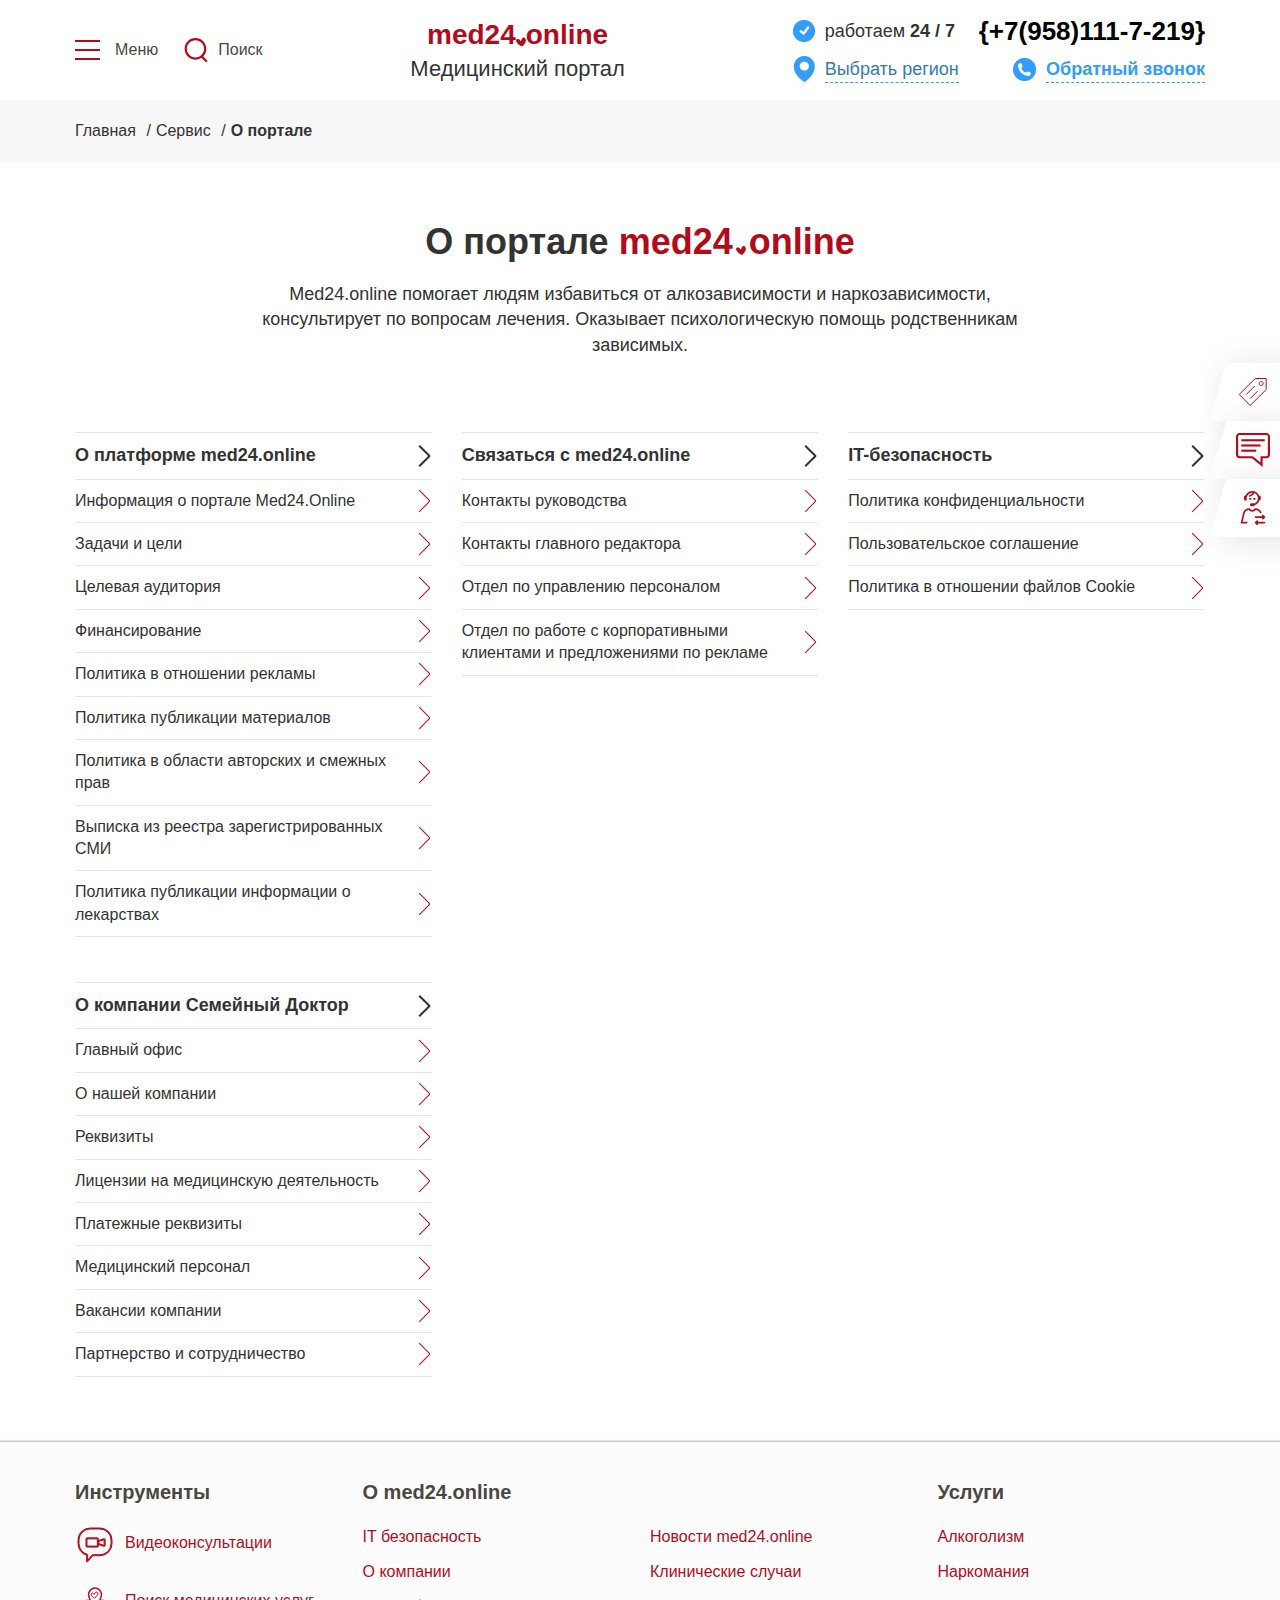
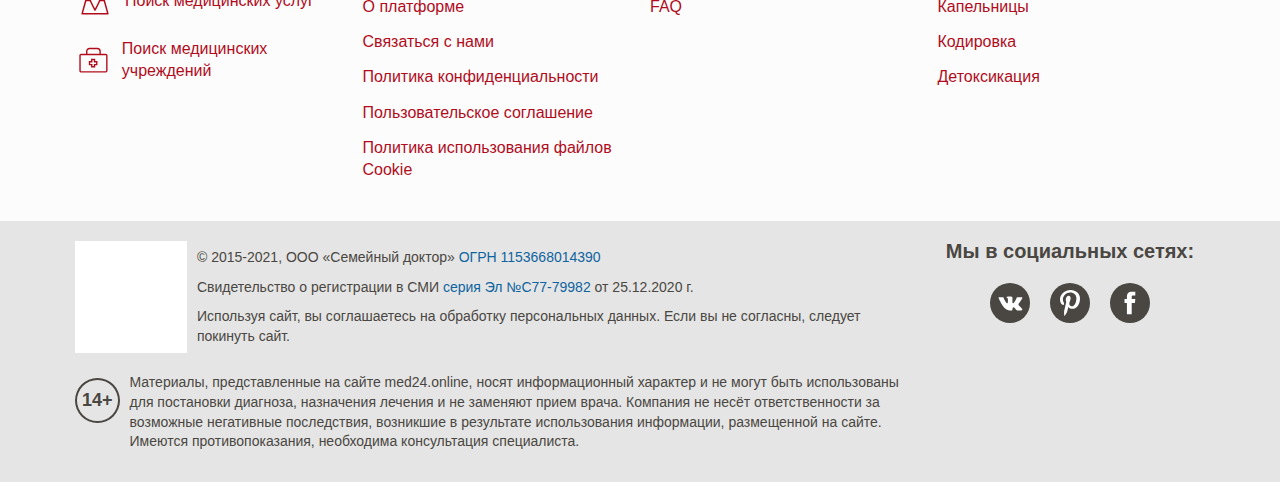
<file: about.html>
<!DOCTYPE html>
<html lang="ru">
	<head>
	<title>О портале Med24.Online</title>
	<meta charset="UTF-8">
	<meta name="format-detection" content="telephone=no">
	<meta name="description" content="Информация о портале Med24.Online">
	<link rel="stylesheet" href="css/style-about.min.css?_v=20210925195907">
	<link rel="shortcut icon" href="img/logo.png">
	<meta name="viewport" content="width=device-width, initial-scale=1.0">
</head>
	<body>
		<div class="wrapper">
			<header class="header">
	<div class="header__content _container">
		<div class="header__control">
			<div class="header__burger burger-header">
				<div class="burger-header__icon">
					<span></span>
					<span></span>
					<span></span>
				</div>
				<div class="burger-header__text">Меню</div>
			</div>

			<a href="#" class="header__search">
				<svg width="100%" height="100%" viewBox="0 0 14 15" version="1.1" xmlns="http://www.w3.org/2000/svg" xmlns:xlink="http://www.w3.org/1999/xlink" xml:space="preserve" style="fill-rule:evenodd;clip-rule:evenodd;stroke-linejoin:round;stroke-miterlimit:2;">
					<g transform="matrix(1,0,0,1,-2966,-3470)">
						<g transform="matrix(1.43778,0,0,2.19305,-3006.16,3416.63)">
							<g transform="matrix(0.435176,0,0,0.285304,2938.7,-0.171424)">
								<path d="M2808.63,104.56C2807.08,105.603 2805.21,106.211 2803.21,106.211C2797.83,106.211 2793.47,101.85 2793.47,96.479C2793.47,91.108 2797.83,86.747 2803.21,86.747C2808.58,86.747 2812.94,91.108 2812.94,96.479C2812.94,99.122 2811.88,101.52 2810.17,103.274L2813.47,106.579C2813.87,106.97 2813.87,107.603 2813.47,107.994C2813.08,108.384 2812.45,108.384 2812.06,107.994L2808.63,104.56ZM2803.21,88.747C2807.47,88.747 2810.94,92.212 2810.94,96.479C2810.94,100.746 2807.47,104.211 2803.21,104.211C2798.94,104.211 2795.47,100.746 2795.47,96.479C2795.47,92.212 2798.94,88.747 2803.21,88.747Z" style="fill:#b20c1c;"/>
							</g>
						</g>
					</g>
				</svg>
				Поиск
			</a>

			<a href="tel:+380660878871" class="header__mobile-phone">
				<svg version="1.1" xmlns="http://www.w3.org/2000/svg" xmlns:xlink="http://www.w3.org/1999/xlink" x="0px" y="0px" viewBox="0 0 25.625 25.625" style="enable-background:new 0 0 25.625 25.625;" xml:space="preserve">
					<g>
						<path style="fill:#b20c1c;" d="M22.079,17.835c-1.548-1.324-3.119-2.126-4.648-0.804l-0.913,0.799
							c-0.668,0.58-1.91,3.29-6.712-2.234C5.005,10.079,7.862,9.22,8.531,8.645l0.918-0.8c1.521-1.325,0.947-2.993-0.15-4.71l-0.662-1.04
							C7.535,0.382,6.335-0.743,4.81,0.58L3.986,1.3C3.312,1.791,1.428,3.387,0.971,6.419c-0.55,3.638,1.185,7.804,5.16,12.375
							c3.97,4.573,7.857,6.87,11.539,6.83c3.06-0.033,4.908-1.675,5.486-2.272l0.827-0.721c1.521-1.322,0.576-2.668-0.973-3.995
							L22.079,17.835z"/>
					</g>
				</svg>
			</a>
		</div>

		<div class="header__logo logo-header">
			<a href="main.html" class="logo-header__link">med24<img src="img/icons/heart.svg?_v=1632589147598" alt="">online</a>
			<div class="logo-header__text">Медицинский портал</div>
		</div>
		
		<div class="header__info info-header">
			<div class="info-header__column">
				<div class="info-header__item info-header__item_shedule">
					<span class="info-header__icon"></span>
					<div class="info-header__text">работаем <span>24 / 7</span></div>
				</div>
				<div class="info-header__item info-header__item_region">
					<span class="info-header__icon"></span>
					<a href="#city" class="info-header__text _popup-link">Выбрать регион</a>
				</div>
			</div>
			<div class="info-header__column">
				<div class="info-header__item info-header__item_phone">
					<a href="tel:+79581117219" class="info-header__text">{+7(958)111-7-219}</a>
				</div>
				<div class="info-header__item info-header__item_callback">
					<span class="info-header__icon"></span>
					<a href="#callback" class="info-header__text _popup-link">Обратный звонок</a>
				</div>
			</div>
		</div>

		<nav class="header__menu menu-header _spollers _one">
			<div class="menu-header__wrap">
				<div class="menu-header__block">
					<h2 class="menu-header__title _spoller">Услуги</h2>
					<ul class="menu-header__list _spollers _one">
						<li class="menu-header__item item-menu">
							<div class="item-menu__title">Алкоголизм</div>
							<span class="item-menu__icon _spoller" data-max="1023.98"></span>
							<ul class="item-menu__list">
								<li class="_spollers">
									<span class="item-menu__link"><a href="https://www.med24.online/landing/vyvod_iz_zapoya/">Вывод из запоя</a></span>
									<span class="item-menu__icon _spoller"></span>
									<ul class="item-menu__submenu">
										<li><a href="https://www.med24.online/landing/narkolog2/" class="item-menu__sublink">Вывод из запоя в стационаре</a></li>
										<li><a href="https://www.med24.online/landing/prinuditelnyj-vyvod-iz-zapoya/" class="item-menu__sublink">Принудительный вывод из запоя</a></li>
										<li><a href="https://www.med24.online/landing/vyvod-iz-zapoya-ambulatorno/" class="item-menu__sublink">Вывод из запоя амбулаторно</a></li>
									</ul>
								</li>
								<li class="_spollers">
									<span class="item-menu__link"><a href="https://www.med24.online/landing/effektivnoe_lechenie_alkogolizma/">Лечение алкоголизма</a></span>
									<span class="item-menu__icon _spoller"></span>
									<ul class="item-menu__submenu">
										<li><a href="https://www.med24.online/landing/lechenie-alkogolizma-v-statsionare/" class="item-menu__sublink">Лечение алкоголизма в стационаре</a></li>
										<li><a href="https://www.med24.online/landing/prinuditelnoe-lechenie-ot-alkogolizma/" class="item-menu__sublink">Принудительное лечение от алкоголизма</a></li>
										<li><a href="https://www.med24.online/landing/anonimnoe-lechenie-alkogolizma/" class="item-menu__sublink">Анонимное лечение алкоголизма</a></li>
										<li><a href="https://www.med24.online/landing/lechenie-zhenskogo-alkogolizma/" class="item-menu__sublink">Лечение женского алкоголизма</a></li>
										<li><a href="https://www.med24.online/landing/lechenie-alkogolizma-v-dispansere/" class="item-menu__sublink">Лечение алкоголизма в диспансере</a></li>
										<li><a href="https://www.med24.online/landing/metod-shichko/" class="item-menu__sublink">Метод Шичко</a></li>
										<li><a href="https://www.med24.online/landing/lchenie-alkogolizma-doma/" class="item-menu__sublink">Лечение алкоголизма дома</a></li>
										<li><a href="https://www.med24.online/landing/lechenie-alkogolizma-v-sanatorii/" class="item-menu__sublink">Лечение алкоголизма в санатории</a></li>
										<li><a href="https://www.med24.online/landing/skoraya-alkogolnaya-pomosch/" class="item-menu__sublink">Скорая алкогольная помощь</a></li>
										<li><a href="https://www.med24.online/landing/vip-lechenie-alkogolizma/" class="item-menu__sublink">ВИП лечение алкоголизма</a></li>
										<li><a href="https://www.med24.online/landing/lechenie-alkogolizma-u-muzhchin/" class="item-menu__sublink">Лечение алкоголизма у мужчин</a></li>
										<li><a href="https://www.med24.online/landing/lechenie-podrostkovogo-alkogolizma/" class="item-menu__sublink">Лечение подросткового алкоголизма</a></li>
										<li><a href="https://www.med24.online/landing/lechenie-khronicheskogo-alkogolizma/" class="item-menu__sublink">Лечение хронического алкоголизма</a></li>
										<li><a href="https://www.med24.online/landing/lechenie-alkogolizma-ambulatorno/" class="item-menu__sublink">Лечение алкоголизма амбулаторно</a></li>
										<li><a href="https://www.med24.online/landing/lechenie-alkogolizma-3-stadii/" class="item-menu__sublink">Лечение алкоголизма 3 стадии</a></li>
										<li><a href="https://www.med24.online/landing/psikhiatricheskoe-lechenie-alkogolizma/" class="item-menu__sublink">Психиатрическое лечение алкоголизма</a></li>
									</ul>
								</li>
								<li><a href="https://www.med24.online/landing/reabilitatsionnyj-tsentr-alkogolizma/" class="item-menu__link">Реабилитационный центр алкоголизма</a></li>
								<li><a href="https://www.med24.online/landing/vytrezvlenie/" class="item-menu__link">Вытрезвление</a></li>
								<li><a href="https://www.med24.online/uslugi/vytrezvitel/" class="item-menu__link">Вытрезвитель</a></li>
								<li><a href="https://www.med24.online/landing/snyatie-alkogolnoj-intoksikatsii/" class="item-menu__link">Снятие алкогольной интоксикации</a></li>
								<li><a href="https://www.med24.online/landing/snyatie-pokhmelya-na-domu/" class="item-menu__link">Снятие похмелья на дому</a></li>
							</ul>
						</li>

						<li class="menu-header__item item-menu">
							<div class="item-menu__title">Наркомания</div>
							<span class="item-menu__icon _spoller" data-max="1023.98"></span>
							<ul class="item-menu__list">
								<li><a href="https://www.med24.online/landing/narkolog_na_dom/" class="item-menu__link">Нарколог на дом</a></li>
								<li class="_spollers">
									<span class="item-menu__link"><a href="https://www.med24.online/landing/lechenie-narkomanii/">Лечение наркомании</a></span>
									<span class="item-menu__icon _spoller"></span>
									<ul class="item-menu__submenu">
										<li><a href="https://www.med24.online/landing/prinuditelnoe-lechenie-narkozavisimosti/" class="item-menu__sublink">Принудительное лечение наркозависимости</a></li>
										<li><a href="https://www.med24.online/landing/anonimnoe-lechenie-narkozavisimosti/" class="item-menu__sublink">Анонимное лечение наркозависимости</a></li>
										<li><a href="https://www.med24.online/landing/gipnoz-ot-narkozavisimosti/" class="item-menu__sublink">Гипноз от наркозависимости</a></li>
									</ul>
								</li>
								<li><a href="https://www.med24.online/landing/narkologicheskaya_pomosch/" class="item-menu__link">Скорая наркологическая помощь</a></li>
								<li><a href="https://www.med24.online/landing/snyatie_lomki/" class="item-menu__link">Снятие ломки</a></li>
								<li><a href="https://www.med24.online/landing/reabilitatsionnyj-tsentr-dlya-narkomanov/" class="item-menu__link">Реабилитационный центр для наркоманов</a></li>
								<li><a href="https://www.med24.online/landing/reabilitatsiya-narkomanov/" class="item-menu__link">Реабилитация наркоманов</a></li>
								<li><a href="https://www.med24.online/landing/narkologicheskaya-pomosch-anonimno/" class="item-menu__link">Наркологическая помощь анонимно</a></li>
								<li><a href="https://www.med24.online/landing/kruglosutochnaya-narkologicheskaya-pomosch/" class="item-menu__link">Круглосуточная наркологическая помощь</a></li>
							</ul>
						</li>

						<li class="menu-header__item item-menu">
							<div class="item-menu__title"><a href="https://www.med24.online/landing/kodirovka_ot_alkogolya/">Кодирование от алкоголизма</a></div>
							<span class="item-menu__icon _spoller" data-max="1023.98"></span>
							<ul class="item-menu__list">
								<li><a href="https://www.med24.online/landing/kodirovanie_metodom_torpedo/" class="item-menu__link">Торпеда от алкоголизма</a></li>
								<li><a href="https://www.med24.online/landing/kodirovanie_po_metodu_dovzhenko/" class="item-menu__link">Кодирование по методу Довженко</a></li>
								<li><a href="https://www.med24.online/landing/vshivanie_ot_alkogolizma/" class="item-menu__link">Вшивание ампулы</a></li>
								<li><a href="https://www.med24.online/landing/kodirovanie_ukolom/" class="item-menu__link">Кодирование от алкоголизма уколом</a></li>
								<li><a href="https://www.med24.online/landing/kodirovka-ot-alkogolya-na-domu/" class="item-menu__link">Кодировка от алкоголя на дому</a></li>
								<li><a href="https://www.med24.online/landing/kodirovanie_gipnozom/" class="item-menu__link">Кодирование гипнозом</a></li>
								<li><a href="https://www.med24.online/landing/vshivanie-esperal/" class="item-menu__link">Вшивание Эспераль</a></li>
								<li><a href="https://www.med24.online/landing/kodirovanie_lazerom/" class="item-menu__link">Лазерное кодирование</a></li>
								<li><a href="https://www.med24.online/landing/kodirovanie-vivitrol/" class="item-menu__link">Кодирование Вивитрол</a></li>
								<li><a href="https://www.med24.online/landing/kodirovanie-disulfiram/" class="item-menu__link">Кодирование Дисульфирам</a></li>
								<li><a href="https://www.med24.online/landing/kodirovanie-sit/" class="item-menu__link">Кодирование SIT</a></li>
								<li><a href="https://www.med24.online/landing/kodirovanie-akvilong/" class="item-menu__link">Кодирование Аквилонг</a></li>
								<li><a href="https://www.med24.online/landing/kodirovanie-naltrekson/" class="item-menu__link">Кодирование Налтрексон</a></li>
								<li><a href="https://www.med24.online/landing/igloukalyvanie-ot-alkogolizma/" class="item-menu__link">Иглоукалывание от алкоголизма</a></li>
							</ul>
						</li>

						<li class="menu-header__item item-menu">
							<div class="item-menu__title"><a href="https://www.med24.online/landing/kapelnitsy/">Капельницы</a></div>
							<span class="item-menu__icon _spoller" data-max="1023.98"></span>
							<ul class="item-menu__list">
								<li><a href="https://www.med24.online/landing/medsestra_kapelniczy_na_dom/" class="item-menu__link">На дому</a></li>
								<li class="_spollers">
									<span class="item-menu__link"><a href="https://www.med24.online/landing/kapelnicza_ot_alkogolya/">Капельница от запоя</a></span>
									<span class="item-menu__icon _spoller"></span>
									<ul class="item-menu__submenu">
										<li><a href="https://www.med24.online/landing/kapelnitsa-ot-zapoya-v-klinike/" class="item-menu__sublink">Капельница от запоя в клинике</a></li>
									</ul>
								</li>
								<li><a href="https://www.med24.online/landing/prokapatsya/" class="item-menu__link">Прокапаться</a></li>
								<li><a href="https://www.med24.online/landing/kapelnitsy-dlya-detoksikatsii/" class="item-menu__link">Капельницы для детоксикации</a></li>
								<li><a href="https://www.med24.online/landing/kapelnicza_narkotikov/" class="item-menu__link">Капельница от наркотиков</a></li>
								<li><a href="https://www.med24.online/landing/kapelnicza_ot_pohmelya/" class="item-menu__link">Капельница от похмелья</a></li>
								<li><a href="https://www.med24.online/landing/vitaminnye-kapelnitsy/" class="item-menu__link">Витаминные капельницы</a></li>
								<li><a href="https://www.med24.online/landing/kapelnitsa-pri-alkogolnoj-intoksikatsii/" class="item-menu__link">Капельница при алкогольной интоксикации</a></li>
							</ul>
						</li>

						<li class="menu-header__item item-menu">
							<div class="item-menu__title"><a href="https://www.med24.online/landing/detoksikatsiya/">Детоксикация</a></div>
							<span class="item-menu__icon _spoller" data-max="1023.98"></span>
							<ul class="item-menu__list">
								<li><a href="https://www.med24.online/landing/detoksikacziya_ot_narkotikov/" class="item-menu__link">От наркотиков</a></li>
								<li><a href="https://www.med24.online/landing/ubod/" class="item-menu__link">УБОД</a></li>
								<li><a href="https://www.med24.online/landing/detoksikacziya_alkogolya/" class="item-menu__link">От алкоголя</a></li>
								<li><a href="https://www.med24.online/landing/detoksikatsiya-na-domu/" class="item-menu__link">Детоксикация на дому</a></li>
							</ul>
						</li>
					</ul>
				</div>
				
				<div class="menu-header__block">
					<h2 class="menu-header__title _spoller">Пункт меню №2</h2>
					<ul class="menu-header__list"></ul>
				</div>
				
				<div class="menu-header__block">
					<h2 class="menu-header__title _spoller">Пункт меню №3</h2>
					<ul class="menu-header__list"></ul>
				</div>
				
				<div class="menu-header__block">
					<h2 class="menu-header__title _spoller">Пункт меню №4</h2>
					<ul class="menu-header__list"></ul>
				</div>
				
				<div class="menu-header__footer footer-menu">
					<div class="footer-menu__column">
						<a href="#" class="footer-menu__link">
							<span>Найти медицинское учреждение</span>
							<svg xmlns="http://www.w3.org/2000/svg" xmlns:xlink="http://www.w3.org/1999/xlink" width="40px" height="40px" viewBox="0 0 40 40" version="1.1">
								<g stroke="none" stroke-width="1" fill="none" fill-rule="evenodd">
									<g transform="translate(-300.000000, -200.000000)">
										<g transform="translate(300.000000, 200.000000)">
											<g transform="translate(7.000000, 7.000000)">
												<polyline stroke="#B20C1C" stroke-width="1.5" stroke-linecap="round" stroke-linejoin="round" points="8.27581632 12.4908201 3.77265369 12.4908201 0.0769929324 25.8567931 25.9466182 25.8567931 22.2509575 12.4908201 17.7477948 12.4908201"/>
												<path d="M8.27581632,12.4908201 C7.29092273,10.1794614 6.54439926,8.01608323 6.54439926,6.7625459 C6.54439926,3.07162791 9.43994946,0.0795593635 13.0118056,0.0795593635 C16.5836617,0.0795593635 19.4792119,3.07162791 19.4792119,6.7625459 C19.4792119,8.01608323 18.7326884,10.1794614 17.7477948,12.4908201 C15.8315947,16.9856059 13.0118056,22.0379437 13.0118056,22.0379437 C13.0118056,22.0379437 10.1920164,16.9856059 8.27581632,12.4908201 L8.27581632,12.4908201 Z" stroke="#B20C1C" stroke-width="1.5" stroke-linecap="round" stroke-linejoin="round"/>
												<path d="M14.2255818,4.18897972 C13.4496149,4.34809845 12.8083365,5.07166993 12.4977487,6.00996794 C12.4759707,6.07596033 12.4186778,6.16439685 12.3432925,6.19287072 L11.9218044,6.33524011 C11.8209555,6.36471895 11.7268075,6.26623283 11.6963183,6.19287072 C11.3823801,5.40632173 10.8767954,4.89178202 10.286109,5.01572713 C9.72390152,5.13732734 9.06888627,5.80897586 9.27192424,6.86217434 C9.49741031,8.03730801 11.7653378,10.1708389 12.238423,10.1835684 C12.7292656,10.193283 15.4565415,7.85206031 15.8760193,5.98752382 C16.2097252,4.4914728 15.053816,4.01143672 14.2255818,4.18897972 L14.2255818,4.18897972 Z" fill="#B20C1C"/>
											</g>
										</g>
									</g>
								</g>
							</svg>
						</a>
					</div>
					<div class="footer-menu__column">
						<a href="#" class="footer-menu__link">
							<span>Медицинские услуги</span>
							<svg xmlns="http://www.w3.org/2000/svg" width="40" height="40" viewBox="0 0 40 40"><defs><style>.cls-1{fill:#db091c;}</style></defs><g id="Ikoner_-_outlinet" data-name="Ikoner - outlinet"><path class="cls-1" d="M34.5,13H28V11.5A2.5,2.5,0,0,0,25.5,9h-11A2.5,2.5,0,0,0,12,11.5V13H5.5A1.5,1.5,0,0,0,4,14.5v19A1.5,1.5,0,0,0,5.5,35h29A1.5,1.5,0,0,0,36,33.5v-19A1.5,1.5,0,0,0,34.5,13ZM13,11.5A1.5,1.5,0,0,1,14.5,10h11A1.5,1.5,0,0,1,27,11.5V13H13Zm22,22a.5.5,0,0,1-.5.5H5.5a.5.5,0,0,1-.5-.5v-19a.5.5,0,0,1,.5-.5h29a.5.5,0,0,1,.5.5ZM25.63,21.63H22.38V18.38a.5.5,0,0,0-.5-.5H18.13a.5.5,0,0,0-.5.5v3.25H14.38a.5.5,0,0,0-.5.5v3.75a.5.5,0,0,0,.5.5h3.25v3.25a.5.5,0,0,0,.5.5h3.75a.51.51,0,0,0,.5-.5V26.38h3.25a.51.51,0,0,0,.5-.5V22.13A.5.5,0,0,0,25.63,21.63Zm-.5,3.75H21.88a.5.5,0,0,0-.5.5v3.25H18.63V25.88a.5.5,0,0,0-.5-.5H14.88V22.63h3.25a.51.51,0,0,0,.5-.5V18.88h2.75v3.25a.5.5,0,0,0,.5.5h3.25Z"/></g></svg>
						</a>
					</div>
					<div class="footer-menu__column">
						<a href="#" class="footer-menu__link">
							<span>Медицинский справочник</span>
							<svg xmlns="http://www.w3.org/2000/svg" xmlns:xlink="http://www.w3.org/1999/xlink" width="40px" height="40px" viewBox="0 0 40 40" version="1.1">
								<g stroke="none" stroke-width="1" fill="none" fill-rule="evenodd">
									<g transform="translate(-100.000000, -400.000000)">
										<g transform="translate(100.000000, 400.000000)">
											<g transform="translate(4.000000, 10.000000)">
												<path d="M31.1067774,16.4150943 C27.5245887,17.7512453 24.3342491,14.338717 20.0716075,14.338717 C18.2005132,14.338717 16.4211925,16.0353208 16.0728151,16.2623396 C16.0643623,16.277434 16.0547019,16.2943396 16.0468528,16.309434 L16.0076075,16.309434 C16.000966,16.2973585 15.9925132,16.2822642 15.9858717,16.2701887 C15.6755321,16.066717 13.8738717,14.338717 11.9756075,14.338717 C7.67130566,14.338717 4.43809811,17.8442264 0.81485283,16.4150943" stroke="#B20C1C" stroke-width="1.5" stroke-linecap="round" stroke-linejoin="round"/>
												<path d="M0.81509434,16.4150943 L0.0978113208,19.3295094 C5.16226415,21.1021887 6.89388679,18.3489811 11.5290566,18.3489811 C13.4442264,18.3489811 15.1710189,19.8783396 15.1710189,19.8783396 L16.8754717,19.8783396 C16.8754717,19.8783396 18.6028679,18.3489811 20.5180377,18.3489811 C25.1393208,18.3489811 26.8751698,21.0858868 31.9046038,19.344 L31.1070189,16.4150943" stroke="#B20C1C" stroke-width="1.5" stroke-linecap="round" stroke-linejoin="round"/>
												<path d="M16.1330717,0.748498113 C11.0172981,-1.49029434 10.1985811,1.99649811 4.29669434,2.10578113 L3.62650566,4.03302642 L0.000241509434,14.4577811 C0.457298113,14.5127245 0.896241509,14.5489509 1.31646792,14.5652528 C5.94680755,14.754234 8.43797736,12.239517 11.8293736,12.239517 C14.412317,12.239517 15.5148075,14.7826113 15.9857509,15.6399698 M16.0726943,15.6327245 C16.5460528,14.7711396 17.6491472,12.239517 20.2248453,12.239517 C23.6071849,12.239517 26.1635623,14.7246491 30.6809962,14.5652528 C31.1024302,14.551366 31.5413736,14.5181585 32.0002415,14.4650264 L28.3709585,4.03302642 L27.700166,2.10396981 C21.8145811,1.97234717 21.6231849,-1.52893585 16.4186566,0.799215094" stroke="#B20C1C" stroke-width="1.5" stroke-linecap="round" stroke-linejoin="round"/>
												<path d="M17.917766,5.48950943 C17.917766,5.48950943 17.3870491,5.53781132 16.616634,5.62716981 L16.6727849,4.38339623 C17.4329358,4.2789434 17.8736906,4.2010566 17.8736906,4.2010566 C18.3645585,4.11049057 18.4985962,3.84664151 18.4871245,3.55139623 C18.4714264,3.13962264 18.1387472,2.94641509 17.749917,2.94641509 C17.749917,2.94641509 13.2198038,2.98867925 12.7506717,2.90354717 C12.2821434,2.81841509 12.264634,2.76709434 12.264634,2.76709434 C12.264634,2.76709434 12.9795019,2.57811321 12.9541434,2.58656604 C12.9287849,2.59501887 11.829917,2.44286792 11.7882566,2.33056604 C11.7695396,2.27984906 12.5671245,1.75879245 12.9601811,1.69781132 C13.4915019,1.61509434 14.1961057,1.98701887 14.7153509,1.9610566 C15.2339925,1.93569811 18.0771623,1.73162264 18.4955774,1.7485283 L18.5040302,1.7485283 C19.4356528,1.75939623 20.245917,2.44226415 20.1958038,3.50671698 C20.1505208,4.46732075 19.6705208,5.27335849 17.917766,5.48950943 L17.917766,5.48950943 Z M15.5841811,3.18188679 L16.3539925,3.18188679 L16.2428981,6.9874717 L15.6753509,6.89630189 L15.5841811,3.18188679 Z M17.7420679,10.157283 C17.7420679,10.157283 17.1298415,10.1639245 16.4892377,10.1723774 L16.5115774,9.25645283 C16.981917,9.23169811 17.2361057,9.21116981 17.269917,9.20875472 C17.3822189,9.20030189 17.5379925,9.08558491 17.5379925,8.93524528 C17.5379925,8.78430189 17.4317283,8.67803774 17.269917,8.6605283 C16.7814642,8.60860377 14.037917,8.04528302 14.037917,8.04528302 C13.1111245,7.84060377 12.5248604,7.35275472 12.5248604,6.50022642 C12.5248604,5.0674717 13.7197283,4.80543396 13.9207849,4.76015094 C14.0149736,4.73841509 14.5330113,4.6285283 15.3070491,4.52045283 L15.3408604,5.78716981 C14.8892377,5.83849057 14.7515774,5.85479245 14.7244075,5.85479245 C14.3561057,5.90611321 14.1327094,6.112 14.1327094,6.41449057 C14.1327094,6.71637736 14.3005585,6.84739623 14.6350491,6.90415094 C14.6350491,6.90415094 15.952483,7.19033962 17.437766,7.44150943 C17.8622189,7.53207547 19.0232755,7.73735849 19.0148226,8.8754717 C19.0093887,9.52150943 18.6211623,10.1331321 17.7420679,10.157283 L17.7420679,10.157283 Z M15.7127849,8.68286792 L16.2127094,8.76256604 L16.157766,10.7085283 L15.7641057,10.6288302 L15.7127849,8.68286792 Z M16.9716528,12.5107925 L16.221766,12.8398491 L16.2428981,12.0700377 C16.2428981,12.0700377 16.368483,12.018717 16.3545962,11.9058113 C16.3437283,11.8152453 16.304483,11.7802264 16.1921811,11.7403774 L14.7358792,11.4246038 C14.0650868,11.2875472 13.7305962,10.893283 13.7305962,10.3806792 C13.7305962,9.84815094 14.0904453,9.42188679 14.6265962,9.34641509 C14.6265962,9.34641509 14.9484075,9.3234717 15.4628226,9.29750943 L15.496634,10.1862642 C15.3903698,10.1868679 15.4314264,10.189283 15.4163321,10.189283 C14.9302943,10.2092075 14.9478038,10.3601509 14.9478038,10.4458868 C14.9478038,10.5376604 15.0480302,10.5750943 15.120483,10.6197736 L16.8877283,11.1076226 C17.3677283,11.2440755 17.4824453,11.578566 17.4824453,11.7832453 C17.4824453,11.9118491 17.4739925,12.2710943 16.9716528,12.5107925 L16.9716528,12.5107925 Z M15.7852377,11.8442264 L16.136634,11.9070189 L16.0907472,13.4297358 L15.8232755,13.2335094 L15.7852377,11.8442264 Z M16.0828981,14.7109434 C16.048483,14.5606038 15.2116528,13.7135094 15.2116528,13.7135094 C15.024483,13.5637736 14.9514264,13.3578868 14.9514264,13.1248302 C14.9514264,12.8579623 15.0975396,12.6635472 15.2961811,12.5675472 C15.2961811,12.5675472 15.5721057,12.421434 15.6844075,12.3616604 L15.7182189,13.1882264 C15.7182189,13.3095849 15.8033509,13.3717736 15.8975396,13.4412075 C16.4771623,13.869283 16.1155019,14.8606792 16.0828981,14.7109434 L16.0828981,14.7109434 Z" fill="#B20C1C"/>
											</g>
										</g>
									</g>
								</g>
							</svg>
						</a>
					</div>
					<div class="footer-menu__column">
						<a href="https://www.med24.online/articles/contacts/" class="footer-menu__link">
							<span>Контакты</span>
						</a>
					</div>
				</div>
			</div>
		</nav>

		<div class="mobile-menu">
			<div class="mobile-menu__item">
				<a href="tel:+79618500942" class="mobile-menu__link">
					<svg version="1.1" xmlns="http://www.w3.org/2000/svg" xmlns:xlink="http://www.w3.org/1999/xlink" x="0px" y="0px" viewBox="0 0 25.625 25.625" style="enable-background:new 0 0 25.625 25.625;" xml:space="preserve">
						<g>
							<path style="fill:#4a4742;" d="M22.079,17.835c-1.548-1.324-3.119-2.126-4.648-0.804l-0.913,0.799
								c-0.668,0.58-1.91,3.29-6.712-2.234C5.005,10.079,7.862,9.22,8.531,8.645l0.918-0.8c1.521-1.325,0.947-2.993-0.15-4.71l-0.662-1.04
								C7.535,0.382,6.335-0.743,4.81,0.58L3.986,1.3C3.312,1.791,1.428,3.387,0.971,6.419c-0.55,3.638,1.185,7.804,5.16,12.375
								c3.97,4.573,7.857,6.87,11.539,6.83c3.06-0.033,4.908-1.675,5.486-2.272l0.827-0.721c1.521-1.322,0.576-2.668-0.973-3.995
								L22.079,17.835z"/>
						</g>
					</svg>
					<span>Позвонить</span>
				</a>
			</div>

			<div class="mobile-menu__item">
				<a href="#callback" class="mobile-menu__link _popup-link">
					<svg version="1.1" xmlns="http://www.w3.org/2000/svg" xmlns:xlink="http://www.w3.org/1999/xlink" x="0px" y="0px" viewBox="0 0 365.624 365.624" style="enable-background:new 0 0 365.624 365.624;" xml:space="preserve">
						<path style="fill:#4a4742;" d="M85.063,86.627V66.679c0-8.151,6.714-14.731,17.554-17.151C114.042,20.557,142.145,0,175.126,0
							c32.939,0,61.198,20.501,72.652,49.414c11.144,2.321,18.285,8.982,18.285,17.265v19.948c0,7.981-6.636,14.4-17.09,16.938
							c-7.745,22.485-25.535,40.518-48.729,48.359c-2.073,6.602-8.249,11.29-15.525,11.29h-19.217c-8.971,0-16.27-7.03-16.27-16.001
							c0-8.97,7.299-15.999,16.27-15.999h19.217c3.988,0,7.646,1.289,10.478,3.678c23.82-8.396,40-31.077,40-56.804
							c0-24.956-15.295-46.408-37.002-55.476c-10.631,19.366-27.81,33.509-47.567,39.035c-4.783,1.345-9.751-1.455-11.091-6.242
							c-1.339-4.787,1.459-9.753,6.245-11.092c13.652-3.819,25.78-13.176,34.12-26.124c-1.578-0.125-3.164-0.188-4.773-0.188
							c-33.132,0-60.066,26.955-60.066,60.087v17.224c0,2.645-1.094,5.155-3.111,6.865c-2.016,1.71-4.611,2.447-7.224,2.014
							C92.674,102.189,85.063,95.296,85.063,86.627z M167.203,84.213c0-4.971-4.029-9-9-9h-10.001c-4.971,0-9,4.029-9,9s4.029,9,9,9
							h10.001C163.173,93.213,167.203,89.184,167.203,84.213z M283.434,272.213h-72.078c-4.971,0-9,4.029-9,9s4.029,9,9,9h72.079
							l-0.93,0.969c-3.558,3.472-3.628,9.201-0.157,12.759c1.765,1.808,4.103,2.73,6.443,2.73c2.266,0,4.534-0.843,6.284-2.55
							l16.638-16.229c0.094-0.088,0.186-0.176,0.275-0.269c1.056-1.082,1.784-2.36,2.187-3.716c0.001-0.005,0.003-0.01,0.004-0.015
							c0.193-0.652,0.079-1.337,0.118-2.043c0.001-0.009-0.234-0.016-0.234-0.024c0-0.006,0-0.01,0-0.016c0-0.004,0-0.007,0-0.01
							c0-0.163,0.249-0.327,0.248-0.49c-0.004-1.214-0.13-2.371-0.569-3.427c-0.389-0.938-0.884-1.822-1.605-2.611
							c-0.002-0.002,0.026-0.004,0.024-0.006s0.103-0.004,0.101-0.006c-0.097-0.106-0.198-0.21-0.198-0.312c0,0,0-0.001,0-0.002
							c0-0.005-0.1-0.01-0.104-0.015c-0.004-0.004-0.053-0.008-0.058-0.013c-0.001-0.001-0.024-0.002-0.026-0.004
							c-0.046-0.045-0.103-0.09-0.15-0.133l-16.643-16.233c-3.558-3.473-9.26-3.402-12.729,0.156c-3.472,3.558-3.403,9.193,0.155,12.664
							L283.434,272.213z M305.547,331.213h-72.079l0.929-0.874c3.558-3.472,3.628-9.154,0.157-12.712c-3.473-3.557-9.17-3.62-12.728-0.149
							l-16.612,16.212c-0.103,0.096-0.203,0.196-0.303,0.298c-0.943,0.968-1.771,2.094-2.192,3.29c-0.331,0.938-0.656,1.947-0.656,2.998
							c0,0.026,0,0.052,0,0.078c0,0.001,0,0.002,0,0.003c0,0.006,0,0.013,0,0.02c0,0.003,0,0.007,0,0.01c0,0.005,0,0.01,0,0.015
							s0,0.011,0,0.015c0,0.005,0,0.008,0,0.012c0,0.006,0,0.012,0,0.018c0,0.004,0,0.007,0,0.011c0,0.006,0,0.012,0,0.019
							c0,0.003,0,0.006,0,0.01c0,0.006,0,0.012,0,0.018c0,0.004,0,0.007,0,0.011c0,0.006,0,0.011,0,0.017c0,0.004,0,0.009,0,0.013
							s0,0.009,0,0.013c0,0.006,0,0.011,0,0.016c0,0.003,0,0.006,0,0.008c0,0.792,0.302,1.557,0.52,2.284
							c0.001,0.002,0.075,0.004,0.076,0.006c0.001,0.003,0.039,0.006,0.04,0.01c0.403,1.343,1.147,2.612,2.194,3.686
							c0.1,0.102,0.209,0.2,0.312,0.296l16.617,16.208c1.75,1.707,4.021,2.558,6.286,2.558c2.341,0,4.681-0.907,6.445-2.715
							c3.471-3.558,3.401-9.287-0.157-12.759l-0.929-0.938h72.08c4.971,0,9-4.029,9-9S310.518,331.213,305.547,331.213z M192.499,93.213
							h10c4.971,0,9-4.029,9-9s-4.029-9-9-9h-10c-4.971,0-9,4.029-9,9S187.528,93.213,192.499,93.213z M212.038,204.005
							c20.401,1.608,39.704,14.452,43.356,29.476c1.173,4.829,6.037,7.794,10.871,6.619c4.83-1.174,7.793-5.852,6.619-10.682
							c-5.915-24.333-34.52-43.205-65.12-43.205h-1.237c-3.844,0-7.264,2.252-8.512,5.888c-2.12,6.173-10.586,12.327-22.665,12.327
							c-12.081,0-20.547-6.107-22.666-12.279c-1.249-3.637-4.668-5.936-8.513-5.936h-1.236c-30.601,0-59.206,18.872-65.122,43.205
							L51.388,338.021c-0.123,0.455-0.211,0.877-0.261,1.357c-0.126,1.181-0.015,2.322,0.302,3.415c0.205,0.716,0.498,1.586,0.864,2.216
							c0.001,0.002,0.002,0.204,0.004,0.204c0,0,0.001,0,0.002,0c1.188,2,3.175,3.413,5.653,4.015c0.715,0.174,1.429,0.123,2.133,0.123
							c0.101,0,0.199-0.138,0.299-0.138h53.992c4.971,0,9-4.029,9-9s-4.029-9-9-9H71.53l23.773-97.764
							c3.653-15.022,22.955-27.851,43.357-29.46c6.951,11.05,21.071,18.337,36.689,18.337
							C190.966,222.326,205.085,215.054,212.038,204.005z"/>
					</svg>
					<span>Перезвоним</span>
				</a>
			</div>

			<div class="mobile-menu__item">
				<div class="mobile-menu__link mobile-menu__link_social">
					<svg version="1.1" xmlns="http://www.w3.org/2000/svg" xmlns:xlink="http://www.w3.org/1999/xlink" x="0px" y="0px" viewBox="0 0 490 490" style="enable-background:new 0 0 490 490;" xml:space="preserve">
						<g>
							<g>
								<path style="fill:#4a4742;" d="M383.947,490L230.709,364.252H50.713c-27.924,0-50.631-23.111-50.631-51.528V51.528C0.082,23.111,22.789,0,50.713,0
									h388.574c27.924,0,50.631,23.111,50.631,51.528v261.197c0,28.417-22.707,51.528-50.631,51.528h-55.34V490z M50.713,30.615
									c-11.032,0-20.016,9.388-20.016,20.913v261.197c0,11.525,8.984,20.913,20.016,20.913h190.938l111.681,91.635v-91.635h85.954
									c11.032,0,20.016-9.388,20.016-20.913V51.528c0-11.525-8.984-20.913-20.016-20.913H50.713z"/>
							</g>
							<g><rect style="fill:#4a4742;" x="75.812" y="89.512" width="338.376" height="30.615"/></g>
							<g><rect style="fill:#4a4742;" x="75.812" y="164.569" width="277.147" height="30.615"/></g>
							<g><rect style="fill:#4a4742;" x="75.812" y="239.611" width="215.917" height="30.615"/></g>
						</g>
					</svg>
					<span>Написать</span>
				</div>
				<div class="mobile-menu__socials">
					<a href="viber://chat?number=%2B79618500942" class="mobile-menu__social">
						<svg xmlns="http://www.w3.org/2000/svg" width="32" height="32" viewBox="0 0 32 32">
							<path style="fill:#665CAC;" d="M15.198 0.005c-2.568 0.031-8.089 0.453-11.177 3.286-2.297 2.276-3.099 5.641-3.193 9.802-0.078 4.146-0.172 11.932 7.333 14.052v3.229c0 0-0.047 1.292 0.807 1.557 1.052 0.333 1.651-0.661 2.651-1.729l1.865-2.109c5.135 0.427 9.068-0.557 9.521-0.703 1.042-0.333 6.911-1.083 7.87-8.87 0.984-8.042-0.479-13.109-3.12-15.401h-0.016c-0.797-0.734-4-3.068-11.156-3.094 0 0-0.531-0.036-1.385-0.021zM15.286 2.266c0.729-0.005 1.172 0.026 1.172 0.026 6.057 0.016 8.948 1.839 9.63 2.453 2.224 1.906 3.37 6.474 2.531 13.188-0.797 6.51-5.557 6.922-6.438 7.203-0.375 0.12-3.839 0.974-8.203 0.693 0 0-3.25 3.922-4.266 4.932-0.161 0.177-0.349 0.229-0.469 0.203-0.172-0.042-0.224-0.255-0.214-0.547l0.031-5.359c-6.365-1.76-5.99-8.401-5.922-11.87 0.078-3.469 0.729-6.307 2.667-8.229 2.609-2.359 7.297-2.677 9.479-2.693zM15.766 5.734c-0.219-0.005-0.401 0.177-0.401 0.396 0 0.224 0.182 0.401 0.401 0.401 2.005-0.036 3.938 0.724 5.375 2.12 1.453 1.411 2.161 3.307 2.188 5.786 0 0.219 0.177 0.401 0.401 0.401v-0.016c0.219 0 0.401-0.177 0.401-0.396 0.099-2.359-0.776-4.651-2.417-6.349-1.583-1.547-3.589-2.344-5.948-2.344zM10.495 6.651c-0.281-0.042-0.573 0.016-0.818 0.161h-0.021c-0.542 0.318-1.047 0.719-1.526 1.255-0.365 0.422-0.563 0.849-0.615 1.26-0.031 0.245-0.010 0.49 0.063 0.724l0.026 0.016c0.411 1.208 0.948 2.37 1.604 3.464 0.844 1.536 1.885 2.958 3.094 4.229l0.036 0.052 0.057 0.042 0.036 0.042 0.042 0.036c1.276 1.214 2.698 2.255 4.24 3.109 1.76 0.958 2.828 1.411 3.469 1.599v0.010c0.188 0.057 0.359 0.083 0.531 0.083 0.547-0.042 1.063-0.26 1.469-0.63 0.521-0.469 0.932-0.984 1.24-1.531v-0.010c0.307-0.578 0.203-1.125-0.24-1.495-0.885-0.776-1.849-1.464-2.865-2.057-0.682-0.37-1.375-0.146-1.656 0.229l-0.599 0.755c-0.307 0.375-0.865 0.323-0.865 0.323l-0.016 0.010c-4.161-1.063-5.271-5.276-5.271-5.276s-0.052-0.573 0.333-0.865l0.75-0.604c0.359-0.292 0.609-0.984 0.224-1.667-0.589-1.021-1.276-1.979-2.052-2.865-0.167-0.208-0.406-0.349-0.672-0.401zM16.458 7.839c-0.531 0-0.531 0.802 0.005 0.802 1.333 0.021 2.604 0.573 3.531 1.531 0.844 0.932 1.281 2.172 1.198 3.427 0.005 0.219 0.182 0.396 0.401 0.396l0.016 0.021c0.219 0 0.401-0.182 0.401-0.401 0.036-1.589-0.458-2.922-1.427-3.99-0.974-1.068-2.333-1.667-4.068-1.786-0.021 0-0.036 0-0.057 0zM17.115 9.995c-0.547-0.016-0.568 0.802-0.026 0.818 1.318 0.068 1.958 0.734 2.042 2.104 0.005 0.219 0.182 0.391 0.396 0.391h0.016c0.224-0.010 0.401-0.203 0.385-0.427-0.094-1.786-1.068-2.792-2.797-2.885-0.005 0-0.010 0-0.016 0z"/>
						</svg>
					</a>
					<a href="https://telegram.im/@ClinicKC" class="mobile-menu__social">
						<svg fill="#0088cc" xmlns="http://www.w3.org/2000/svg"  viewBox="0 0 50 50" width="50px" height="50px"><path d="M 44.376953 5.9863281 C 43.889905 6.0076957 43.415817 6.1432497 42.988281 6.3144531 C 42.565113 6.4845113 40.128883 7.5243408 36.53125 9.0625 C 32.933617 10.600659 28.256963 12.603668 23.621094 14.589844 C 14.349356 18.562196 5.2382813 22.470703 5.2382812 22.470703 L 5.3046875 22.445312 C 5.3046875 22.445312 4.7547875 22.629122 4.1972656 23.017578 C 3.9185047 23.211806 3.6186028 23.462555 3.3730469 23.828125 C 3.127491 24.193695 2.9479735 24.711788 3.015625 25.259766 C 3.2532479 27.184511 5.2480469 27.730469 5.2480469 27.730469 L 5.2558594 27.734375 L 14.158203 30.78125 C 14.385177 31.538434 16.858319 39.792923 17.402344 41.541016 C 17.702797 42.507484 17.984013 43.064995 18.277344 43.445312 C 18.424133 43.635633 18.577962 43.782915 18.748047 43.890625 C 18.815627 43.933415 18.8867 43.965525 18.957031 43.994141 C 18.958531 43.994806 18.959437 43.99348 18.960938 43.994141 C 18.969579 43.997952 18.977708 43.998295 18.986328 44.001953 L 18.962891 43.996094 C 18.979231 44.002694 18.995359 44.013801 19.011719 44.019531 C 19.043456 44.030655 19.062905 44.030268 19.103516 44.039062 C 20.123059 44.395042 20.966797 43.734375 20.966797 43.734375 L 21.001953 43.707031 L 26.470703 38.634766 L 35.345703 45.554688 L 35.457031 45.605469 C 37.010484 46.295216 38.415349 45.910403 39.193359 45.277344 C 39.97137 44.644284 40.277344 43.828125 40.277344 43.828125 L 40.310547 43.742188 L 46.832031 9.7519531 C 46.998903 8.9915162 47.022612 8.334202 46.865234 7.7402344 C 46.707857 7.1462668 46.325492 6.6299361 45.845703 6.34375 C 45.365914 6.0575639 44.864001 5.9649605 44.376953 5.9863281 z M 44.429688 8.0195312 C 44.627491 8.0103707 44.774102 8.032983 44.820312 8.0605469 C 44.866523 8.0881109 44.887272 8.0844829 44.931641 8.2519531 C 44.976011 8.419423 45.000036 8.7721605 44.878906 9.3242188 L 44.875 9.3359375 L 38.390625 43.128906 C 38.375275 43.162926 38.240151 43.475531 37.931641 43.726562 C 37.616914 43.982653 37.266874 44.182554 36.337891 43.792969 L 26.632812 36.224609 L 26.359375 36.009766 L 26.353516 36.015625 L 23.451172 33.837891 L 39.761719 14.648438 A 1.0001 1.0001 0 0 0 38.974609 13 A 1.0001 1.0001 0 0 0 38.445312 13.167969 L 14.84375 28.902344 L 5.9277344 25.849609 C 5.9277344 25.849609 5.0423771 25.356927 5 25.013672 C 4.99765 24.994652 4.9871961 25.011869 5.0332031 24.943359 C 5.0792101 24.874869 5.1948546 24.759225 5.3398438 24.658203 C 5.6298218 24.456159 5.9609375 24.333984 5.9609375 24.333984 L 5.9941406 24.322266 L 6.0273438 24.308594 C 6.0273438 24.308594 15.138894 20.399882 24.410156 16.427734 C 29.045787 14.44166 33.721617 12.440122 37.318359 10.902344 C 40.914175 9.3649615 43.512419 8.2583658 43.732422 8.1699219 C 43.982886 8.0696253 44.231884 8.0286918 44.429688 8.0195312 z M 33.613281 18.792969 L 21.244141 33.345703 L 21.238281 33.351562 A 1.0001 1.0001 0 0 0 21.183594 33.423828 A 1.0001 1.0001 0 0 0 21.128906 33.507812 A 1.0001 1.0001 0 0 0 20.998047 33.892578 A 1.0001 1.0001 0 0 0 20.998047 33.900391 L 19.386719 41.146484 C 19.35993 41.068197 19.341173 41.039555 19.3125 40.947266 L 19.3125 40.945312 C 18.800713 39.30085 16.467362 31.5161 16.144531 30.439453 L 33.613281 18.792969 z M 22.640625 35.730469 L 24.863281 37.398438 L 21.597656 40.425781 L 22.640625 35.730469 z"/></svg>
					</a>
					<a href="https://wa.me/79618500942" class="mobile-menu__social">
						<svg version="1.1" xmlns="http://www.w3.org/2000/svg" xmlns:xlink="http://www.w3.org/1999/xlink" x="0px" y="0px" width="90px" height="90px" viewBox="0 0 90 90" style="enable-background:new 0 0 90 90;" xml:space="preserve">
							<g>
								<path style="fill:#43d854;" d="M90,43.841c0,24.213-19.779,43.841-44.182,43.841c-7.747,0-15.025-1.98-21.357-5.455L0,90l7.975-23.522
									c-4.023-6.606-6.34-14.354-6.34-22.637C1.635,19.628,21.416,0,45.818,0C70.223,0,90,19.628,90,43.841z M45.818,6.982
									c-20.484,0-37.146,16.535-37.146,36.859c0,8.065,2.629,15.534,7.076,21.61L11.107,79.14l14.275-4.537
									c5.865,3.851,12.891,6.097,20.437,6.097c20.481,0,37.146-16.533,37.146-36.857S66.301,6.982,45.818,6.982z M68.129,53.938
									c-0.273-0.447-0.994-0.717-2.076-1.254c-1.084-0.537-6.41-3.138-7.4-3.495c-0.993-0.358-1.717-0.538-2.438,0.537
									c-0.721,1.076-2.797,3.495-3.43,4.212c-0.632,0.719-1.263,0.809-2.347,0.271c-1.082-0.537-4.571-1.673-8.708-5.333
									c-3.219-2.848-5.393-6.364-6.025-7.441c-0.631-1.075-0.066-1.656,0.475-2.191c0.488-0.482,1.084-1.255,1.625-1.882
									c0.543-0.628,0.723-1.075,1.082-1.793c0.363-0.717,0.182-1.344-0.09-1.883c-0.27-0.537-2.438-5.825-3.34-7.977
									c-0.902-2.15-1.803-1.792-2.436-1.792c-0.631,0-1.354-0.09-2.076-0.09c-0.722,0-1.896,0.269-2.889,1.344
									c-0.992,1.076-3.789,3.676-3.789,8.963c0,5.288,3.879,10.397,4.422,11.113c0.541,0.716,7.49,11.92,18.5,16.223
									C58.2,65.771,58.2,64.336,60.186,64.156c1.984-0.179,6.406-2.599,7.312-5.107C68.398,56.537,68.398,54.386,68.129,53.938z"/>
							</g>
						</svg>
					</a>
				</div>
			</div>

			<div class="mobile-menu__item">
				<div class="mobile-menu__link">
					<div class="mobile-menu__burger">
						<span></span>
						<span></span>
						<span></span>
					</div>
					<span>Еще</span>
				</div>
			</div>
		</div>

		<div class="desctop-menu">
			<ul class="desctop-menu__list">
				<li>
					<div class="desctop-menu__icon">
						<svg width="29px" height="28px" viewBox="0 0 29 28" version="1.1" xmlns="http://www.w3.org/2000/svg" xmlns:xlink="http://www.w3.org/1999/xlink">
							<g stroke="none" stroke-width="1" fill="none" fill-rule="evenodd">
								<g transform="translate(-111.000000, -2813.000000)" stroke="#b20c1c">
									<g transform="translate(96.000000, 182.000000)">
										<g transform="translate(1.000000, 2616.000000)">
											<g transform="translate(14.000000, 15.000000)">
												<polygon points="16.7071 0.5 0.7071 16.5 11.7071 27.5 27.7071 11.5 27.7071 0.5"></polygon>
												<path d="M7.7071,16.5 L16.2071,8"></path>
												<path d="M11.7071,20.5 L19.2071,13"></path>
												<path d="M24.7071,5.5 C24.7071,6.604 23.8111,7.5 22.7071,7.5 C21.6031,7.5 20.7071,6.604 20.7071,5.5 C20.7071,4.396 21.6031,3.5 22.7071,3.5 C23.8111,3.5 24.7071,4.396 24.7071,5.5 Z"></path>
											</g>
										</g>
									</g>
								</g>
							</g>
						</svg>
					</div>
					<a href="#callback" class="desctop-menu__link _popup-link">Получить спецпредложение!</a>
				</li>
				<li>
					<div class="desctop-menu__icon">
						<svg version="1.1" xmlns="http://www.w3.org/2000/svg" xmlns:xlink="http://www.w3.org/1999/xlink" x="0px" y="0px" viewBox="0 0 490 490" style="enable-background:new 0 0 490 490;" xml:space="preserve">
							<g>
								<g>
									<path style="fill:#b20c1c;" d="M383.947,490L230.709,364.252H50.713c-27.924,0-50.631-23.111-50.631-51.528V51.528C0.082,23.111,22.789,0,50.713,0
										h388.574c27.924,0,50.631,23.111,50.631,51.528v261.197c0,28.417-22.707,51.528-50.631,51.528h-55.34V490z M50.713,30.615
										c-11.032,0-20.016,9.388-20.016,20.913v261.197c0,11.525,8.984,20.913,20.016,20.913h190.938l111.681,91.635v-91.635h85.954
										c11.032,0,20.016-9.388,20.016-20.913V51.528c0-11.525-8.984-20.913-20.016-20.913H50.713z"/>
								</g>
								<g><rect style="fill:#b20c1c;" x="75.812" y="89.512" width="338.376" height="30.615"/></g>
								<g><rect style="fill:#b20c1c;" x="75.812" y="164.569" width="277.147" height="30.615"/></g>
								<g><rect style="fill:#b20c1c;" x="75.812" y="239.611" width="215.917" height="30.615"/></g>
							</g>
						</svg>
					</div>
					<div class="desctop-menu__socials">
						<a href="viber://chat?number=%2B79618500942" class="desctop-menu__social">
							<svg xmlns="http://www.w3.org/2000/svg" width="32" height="32" viewBox="0 0 32 32">
								<path style="fill:#665CAC;" d="M15.198 0.005c-2.568 0.031-8.089 0.453-11.177 3.286-2.297 2.276-3.099 5.641-3.193 9.802-0.078 4.146-0.172 11.932 7.333 14.052v3.229c0 0-0.047 1.292 0.807 1.557 1.052 0.333 1.651-0.661 2.651-1.729l1.865-2.109c5.135 0.427 9.068-0.557 9.521-0.703 1.042-0.333 6.911-1.083 7.87-8.87 0.984-8.042-0.479-13.109-3.12-15.401h-0.016c-0.797-0.734-4-3.068-11.156-3.094 0 0-0.531-0.036-1.385-0.021zM15.286 2.266c0.729-0.005 1.172 0.026 1.172 0.026 6.057 0.016 8.948 1.839 9.63 2.453 2.224 1.906 3.37 6.474 2.531 13.188-0.797 6.51-5.557 6.922-6.438 7.203-0.375 0.12-3.839 0.974-8.203 0.693 0 0-3.25 3.922-4.266 4.932-0.161 0.177-0.349 0.229-0.469 0.203-0.172-0.042-0.224-0.255-0.214-0.547l0.031-5.359c-6.365-1.76-5.99-8.401-5.922-11.87 0.078-3.469 0.729-6.307 2.667-8.229 2.609-2.359 7.297-2.677 9.479-2.693zM15.766 5.734c-0.219-0.005-0.401 0.177-0.401 0.396 0 0.224 0.182 0.401 0.401 0.401 2.005-0.036 3.938 0.724 5.375 2.12 1.453 1.411 2.161 3.307 2.188 5.786 0 0.219 0.177 0.401 0.401 0.401v-0.016c0.219 0 0.401-0.177 0.401-0.396 0.099-2.359-0.776-4.651-2.417-6.349-1.583-1.547-3.589-2.344-5.948-2.344zM10.495 6.651c-0.281-0.042-0.573 0.016-0.818 0.161h-0.021c-0.542 0.318-1.047 0.719-1.526 1.255-0.365 0.422-0.563 0.849-0.615 1.26-0.031 0.245-0.010 0.49 0.063 0.724l0.026 0.016c0.411 1.208 0.948 2.37 1.604 3.464 0.844 1.536 1.885 2.958 3.094 4.229l0.036 0.052 0.057 0.042 0.036 0.042 0.042 0.036c1.276 1.214 2.698 2.255 4.24 3.109 1.76 0.958 2.828 1.411 3.469 1.599v0.010c0.188 0.057 0.359 0.083 0.531 0.083 0.547-0.042 1.063-0.26 1.469-0.63 0.521-0.469 0.932-0.984 1.24-1.531v-0.010c0.307-0.578 0.203-1.125-0.24-1.495-0.885-0.776-1.849-1.464-2.865-2.057-0.682-0.37-1.375-0.146-1.656 0.229l-0.599 0.755c-0.307 0.375-0.865 0.323-0.865 0.323l-0.016 0.010c-4.161-1.063-5.271-5.276-5.271-5.276s-0.052-0.573 0.333-0.865l0.75-0.604c0.359-0.292 0.609-0.984 0.224-1.667-0.589-1.021-1.276-1.979-2.052-2.865-0.167-0.208-0.406-0.349-0.672-0.401zM16.458 7.839c-0.531 0-0.531 0.802 0.005 0.802 1.333 0.021 2.604 0.573 3.531 1.531 0.844 0.932 1.281 2.172 1.198 3.427 0.005 0.219 0.182 0.396 0.401 0.396l0.016 0.021c0.219 0 0.401-0.182 0.401-0.401 0.036-1.589-0.458-2.922-1.427-3.99-0.974-1.068-2.333-1.667-4.068-1.786-0.021 0-0.036 0-0.057 0zM17.115 9.995c-0.547-0.016-0.568 0.802-0.026 0.818 1.318 0.068 1.958 0.734 2.042 2.104 0.005 0.219 0.182 0.391 0.396 0.391h0.016c0.224-0.010 0.401-0.203 0.385-0.427-0.094-1.786-1.068-2.792-2.797-2.885-0.005 0-0.010 0-0.016 0z"/>
							</svg>
						</a>
						<a href="https://telegram.im/@ClinicKC" class="desctop-menu__social">
							<svg fill="#0088cc" xmlns="http://www.w3.org/2000/svg"  viewBox="0 0 50 50" width="50px" height="50px"><path d="M 44.376953 5.9863281 C 43.889905 6.0076957 43.415817 6.1432497 42.988281 6.3144531 C 42.565113 6.4845113 40.128883 7.5243408 36.53125 9.0625 C 32.933617 10.600659 28.256963 12.603668 23.621094 14.589844 C 14.349356 18.562196 5.2382813 22.470703 5.2382812 22.470703 L 5.3046875 22.445312 C 5.3046875 22.445312 4.7547875 22.629122 4.1972656 23.017578 C 3.9185047 23.211806 3.6186028 23.462555 3.3730469 23.828125 C 3.127491 24.193695 2.9479735 24.711788 3.015625 25.259766 C 3.2532479 27.184511 5.2480469 27.730469 5.2480469 27.730469 L 5.2558594 27.734375 L 14.158203 30.78125 C 14.385177 31.538434 16.858319 39.792923 17.402344 41.541016 C 17.702797 42.507484 17.984013 43.064995 18.277344 43.445312 C 18.424133 43.635633 18.577962 43.782915 18.748047 43.890625 C 18.815627 43.933415 18.8867 43.965525 18.957031 43.994141 C 18.958531 43.994806 18.959437 43.99348 18.960938 43.994141 C 18.969579 43.997952 18.977708 43.998295 18.986328 44.001953 L 18.962891 43.996094 C 18.979231 44.002694 18.995359 44.013801 19.011719 44.019531 C 19.043456 44.030655 19.062905 44.030268 19.103516 44.039062 C 20.123059 44.395042 20.966797 43.734375 20.966797 43.734375 L 21.001953 43.707031 L 26.470703 38.634766 L 35.345703 45.554688 L 35.457031 45.605469 C 37.010484 46.295216 38.415349 45.910403 39.193359 45.277344 C 39.97137 44.644284 40.277344 43.828125 40.277344 43.828125 L 40.310547 43.742188 L 46.832031 9.7519531 C 46.998903 8.9915162 47.022612 8.334202 46.865234 7.7402344 C 46.707857 7.1462668 46.325492 6.6299361 45.845703 6.34375 C 45.365914 6.0575639 44.864001 5.9649605 44.376953 5.9863281 z M 44.429688 8.0195312 C 44.627491 8.0103707 44.774102 8.032983 44.820312 8.0605469 C 44.866523 8.0881109 44.887272 8.0844829 44.931641 8.2519531 C 44.976011 8.419423 45.000036 8.7721605 44.878906 9.3242188 L 44.875 9.3359375 L 38.390625 43.128906 C 38.375275 43.162926 38.240151 43.475531 37.931641 43.726562 C 37.616914 43.982653 37.266874 44.182554 36.337891 43.792969 L 26.632812 36.224609 L 26.359375 36.009766 L 26.353516 36.015625 L 23.451172 33.837891 L 39.761719 14.648438 A 1.0001 1.0001 0 0 0 38.974609 13 A 1.0001 1.0001 0 0 0 38.445312 13.167969 L 14.84375 28.902344 L 5.9277344 25.849609 C 5.9277344 25.849609 5.0423771 25.356927 5 25.013672 C 4.99765 24.994652 4.9871961 25.011869 5.0332031 24.943359 C 5.0792101 24.874869 5.1948546 24.759225 5.3398438 24.658203 C 5.6298218 24.456159 5.9609375 24.333984 5.9609375 24.333984 L 5.9941406 24.322266 L 6.0273438 24.308594 C 6.0273438 24.308594 15.138894 20.399882 24.410156 16.427734 C 29.045787 14.44166 33.721617 12.440122 37.318359 10.902344 C 40.914175 9.3649615 43.512419 8.2583658 43.732422 8.1699219 C 43.982886 8.0696253 44.231884 8.0286918 44.429688 8.0195312 z M 33.613281 18.792969 L 21.244141 33.345703 L 21.238281 33.351562 A 1.0001 1.0001 0 0 0 21.183594 33.423828 A 1.0001 1.0001 0 0 0 21.128906 33.507812 A 1.0001 1.0001 0 0 0 20.998047 33.892578 A 1.0001 1.0001 0 0 0 20.998047 33.900391 L 19.386719 41.146484 C 19.35993 41.068197 19.341173 41.039555 19.3125 40.947266 L 19.3125 40.945312 C 18.800713 39.30085 16.467362 31.5161 16.144531 30.439453 L 33.613281 18.792969 z M 22.640625 35.730469 L 24.863281 37.398438 L 21.597656 40.425781 L 22.640625 35.730469 z"/></svg>
						</a>
						<a href="https://wa.me/79618500942" class="desctop-menu__social">
							<svg version="1.1" xmlns="http://www.w3.org/2000/svg" xmlns:xlink="http://www.w3.org/1999/xlink" x="0px" y="0px" width="90px" height="90px" viewBox="0 0 90 90" style="enable-background:new 0 0 90 90;" xml:space="preserve">
								<g>
									<path style="fill:#43d854;" d="M90,43.841c0,24.213-19.779,43.841-44.182,43.841c-7.747,0-15.025-1.98-21.357-5.455L0,90l7.975-23.522
										c-4.023-6.606-6.34-14.354-6.34-22.637C1.635,19.628,21.416,0,45.818,0C70.223,0,90,19.628,90,43.841z M45.818,6.982
										c-20.484,0-37.146,16.535-37.146,36.859c0,8.065,2.629,15.534,7.076,21.61L11.107,79.14l14.275-4.537
										c5.865,3.851,12.891,6.097,20.437,6.097c20.481,0,37.146-16.533,37.146-36.857S66.301,6.982,45.818,6.982z M68.129,53.938
										c-0.273-0.447-0.994-0.717-2.076-1.254c-1.084-0.537-6.41-3.138-7.4-3.495c-0.993-0.358-1.717-0.538-2.438,0.537
										c-0.721,1.076-2.797,3.495-3.43,4.212c-0.632,0.719-1.263,0.809-2.347,0.271c-1.082-0.537-4.571-1.673-8.708-5.333
										c-3.219-2.848-5.393-6.364-6.025-7.441c-0.631-1.075-0.066-1.656,0.475-2.191c0.488-0.482,1.084-1.255,1.625-1.882
										c0.543-0.628,0.723-1.075,1.082-1.793c0.363-0.717,0.182-1.344-0.09-1.883c-0.27-0.537-2.438-5.825-3.34-7.977
										c-0.902-2.15-1.803-1.792-2.436-1.792c-0.631,0-1.354-0.09-2.076-0.09c-0.722,0-1.896,0.269-2.889,1.344
										c-0.992,1.076-3.789,3.676-3.789,8.963c0,5.288,3.879,10.397,4.422,11.113c0.541,0.716,7.49,11.92,18.5,16.223
										C58.2,65.771,58.2,64.336,60.186,64.156c1.984-0.179,6.406-2.599,7.312-5.107C68.398,56.537,68.398,54.386,68.129,53.938z"/>
								</g>
							</svg>
						</a>
					</div>
				</li>
				<li>
					<div class="desctop-menu__icon">
						<svg version="1.1" xmlns="http://www.w3.org/2000/svg" xmlns:xlink="http://www.w3.org/1999/xlink" x="0px" y="0px" viewBox="0 0 365.624 365.624" style="enable-background:new 0 0 365.624 365.624;" xml:space="preserve">
							<path style="fill:#b20c1c;" d="M85.063,86.627V66.679c0-8.151,6.714-14.731,17.554-17.151C114.042,20.557,142.145,0,175.126,0
								c32.939,0,61.198,20.501,72.652,49.414c11.144,2.321,18.285,8.982,18.285,17.265v19.948c0,7.981-6.636,14.4-17.09,16.938
								c-7.745,22.485-25.535,40.518-48.729,48.359c-2.073,6.602-8.249,11.29-15.525,11.29h-19.217c-8.971,0-16.27-7.03-16.27-16.001
								c0-8.97,7.299-15.999,16.27-15.999h19.217c3.988,0,7.646,1.289,10.478,3.678c23.82-8.396,40-31.077,40-56.804
								c0-24.956-15.295-46.408-37.002-55.476c-10.631,19.366-27.81,33.509-47.567,39.035c-4.783,1.345-9.751-1.455-11.091-6.242
								c-1.339-4.787,1.459-9.753,6.245-11.092c13.652-3.819,25.78-13.176,34.12-26.124c-1.578-0.125-3.164-0.188-4.773-0.188
								c-33.132,0-60.066,26.955-60.066,60.087v17.224c0,2.645-1.094,5.155-3.111,6.865c-2.016,1.71-4.611,2.447-7.224,2.014
								C92.674,102.189,85.063,95.296,85.063,86.627z M167.203,84.213c0-4.971-4.029-9-9-9h-10.001c-4.971,0-9,4.029-9,9s4.029,9,9,9
								h10.001C163.173,93.213,167.203,89.184,167.203,84.213z M283.434,272.213h-72.078c-4.971,0-9,4.029-9,9s4.029,9,9,9h72.079
								l-0.93,0.969c-3.558,3.472-3.628,9.201-0.157,12.759c1.765,1.808,4.103,2.73,6.443,2.73c2.266,0,4.534-0.843,6.284-2.55
								l16.638-16.229c0.094-0.088,0.186-0.176,0.275-0.269c1.056-1.082,1.784-2.36,2.187-3.716c0.001-0.005,0.003-0.01,0.004-0.015
								c0.193-0.652,0.079-1.337,0.118-2.043c0.001-0.009-0.234-0.016-0.234-0.024c0-0.006,0-0.01,0-0.016c0-0.004,0-0.007,0-0.01
								c0-0.163,0.249-0.327,0.248-0.49c-0.004-1.214-0.13-2.371-0.569-3.427c-0.389-0.938-0.884-1.822-1.605-2.611
								c-0.002-0.002,0.026-0.004,0.024-0.006s0.103-0.004,0.101-0.006c-0.097-0.106-0.198-0.21-0.198-0.312c0,0,0-0.001,0-0.002
								c0-0.005-0.1-0.01-0.104-0.015c-0.004-0.004-0.053-0.008-0.058-0.013c-0.001-0.001-0.024-0.002-0.026-0.004
								c-0.046-0.045-0.103-0.09-0.15-0.133l-16.643-16.233c-3.558-3.473-9.26-3.402-12.729,0.156c-3.472,3.558-3.403,9.193,0.155,12.664
								L283.434,272.213z M305.547,331.213h-72.079l0.929-0.874c3.558-3.472,3.628-9.154,0.157-12.712c-3.473-3.557-9.17-3.62-12.728-0.149
								l-16.612,16.212c-0.103,0.096-0.203,0.196-0.303,0.298c-0.943,0.968-1.771,2.094-2.192,3.29c-0.331,0.938-0.656,1.947-0.656,2.998
								c0,0.026,0,0.052,0,0.078c0,0.001,0,0.002,0,0.003c0,0.006,0,0.013,0,0.02c0,0.003,0,0.007,0,0.01c0,0.005,0,0.01,0,0.015
								s0,0.011,0,0.015c0,0.005,0,0.008,0,0.012c0,0.006,0,0.012,0,0.018c0,0.004,0,0.007,0,0.011c0,0.006,0,0.012,0,0.019
								c0,0.003,0,0.006,0,0.01c0,0.006,0,0.012,0,0.018c0,0.004,0,0.007,0,0.011c0,0.006,0,0.011,0,0.017c0,0.004,0,0.009,0,0.013
								s0,0.009,0,0.013c0,0.006,0,0.011,0,0.016c0,0.003,0,0.006,0,0.008c0,0.792,0.302,1.557,0.52,2.284
								c0.001,0.002,0.075,0.004,0.076,0.006c0.001,0.003,0.039,0.006,0.04,0.01c0.403,1.343,1.147,2.612,2.194,3.686
								c0.1,0.102,0.209,0.2,0.312,0.296l16.617,16.208c1.75,1.707,4.021,2.558,6.286,2.558c2.341,0,4.681-0.907,6.445-2.715
								c3.471-3.558,3.401-9.287-0.157-12.759l-0.929-0.938h72.08c4.971,0,9-4.029,9-9S310.518,331.213,305.547,331.213z M192.499,93.213
								h10c4.971,0,9-4.029,9-9s-4.029-9-9-9h-10c-4.971,0-9,4.029-9,9S187.528,93.213,192.499,93.213z M212.038,204.005
								c20.401,1.608,39.704,14.452,43.356,29.476c1.173,4.829,6.037,7.794,10.871,6.619c4.83-1.174,7.793-5.852,6.619-10.682
								c-5.915-24.333-34.52-43.205-65.12-43.205h-1.237c-3.844,0-7.264,2.252-8.512,5.888c-2.12,6.173-10.586,12.327-22.665,12.327
								c-12.081,0-20.547-6.107-22.666-12.279c-1.249-3.637-4.668-5.936-8.513-5.936h-1.236c-30.601,0-59.206,18.872-65.122,43.205
								L51.388,338.021c-0.123,0.455-0.211,0.877-0.261,1.357c-0.126,1.181-0.015,2.322,0.302,3.415c0.205,0.716,0.498,1.586,0.864,2.216
								c0.001,0.002,0.002,0.204,0.004,0.204c0,0,0.001,0,0.002,0c1.188,2,3.175,3.413,5.653,4.015c0.715,0.174,1.429,0.123,2.133,0.123
								c0.101,0,0.199-0.138,0.299-0.138h53.992c4.971,0,9-4.029,9-9s-4.029-9-9-9H71.53l23.773-97.764
								c3.653-15.022,22.955-27.851,43.357-29.46c6.951,11.05,21.071,18.337,36.689,18.337
								C190.966,222.326,205.085,215.054,212.038,204.005z"/>
						</svg>
					</div>
					<a href="#callback" class="desctop-menu__link _popup-link">Заказать обратный звонок</a>
				</li>
			</ul>
		</div>
	</div>
</header>
			<main class="page">

        <!--breadcrumbs start-->
        <div class="breadcrumbs">
          <div class="_container">
            <ol class="breadcrumb breadcrumbs__list" itemscope itemtype="https://schema.org/BreadcrumbList">
              <li itemscope itemprop="itemListElement" itemtype="https://schema.org/ListItem">
                <a class="breadcrumbs__item" href="main.html" itemprop="item">
                  <span itemprop="name">Главная</span>
                </a>
                <meta itemprop="position" content="1" />
              </li>
              <li itemscope itemprop="itemListElement" itemtype="https://schema.org/ListItem">
                <a class="breadcrumbs__item" href="services.html" itemprop="item">
                  <span itemprop="name">Сервис</span>
                </a>
                <meta itemprop="position" content="2" />
              </li>
              <li itemscope itemprop="itemListElement" itemtype="https://schema.org/ListItem">
                <a class="breadcrumbs__item breadcrumbs__item_active" href="about.html" itemprop="item">
                  <span itemprop="name">О портале</span>
                </a>
                <meta itemprop="position" content="3" />
              </li>
            </ol>
          </div>
        </div>
        <!--breadcrumbs end-->

        <section class="article-main">
          <div class="_container">
            <h1 class="article-main__title">О портале <span>med24<img src="img/icons/heart.svg?_v=1632589147598" alt="">online</span></h1>
            <p class="article-main__text">Med24.online помогает людям избавиться от алкозависимости и наркозависимости, консультирует по вопросам лечения. Оказывает психологическую помощь родственникам зависимых.</p>
          </div>
        </section>
				
        <!--article start-->
        <section class="article">
          <div class="_container">
            <div class="article__body  _spollers _one">
              <div  class="article__item">
                <div id="anchor1" class="article__anchor"></div>
                <h2 class="_spoller" data-max="767.98"><span class="article__title-list">О платформе med24.online</span><span class="article__icon"></span></h2>
                <ul class="article__list">
                  <li><a href="#" class="article__link">Информация о портале Med24.Online</a></li>
                  <li><a href="#" class="article__link">Задачи и цели</a></li>
                  <li><a href="#" class="article__link">Целевая аудитория</a></li>
                  <li><a href="#" class="article__link">Финансирование</a></li>
                  <li><a href="#" class="article__link">Политика в отношении рекламы</a></li>
                  <li><a href="#" class="article__link">Политика публикации материалов</a></li>
                  <li><a href="#" class="article__link">Политика в области авторских и смежных прав</a></li>
                  <li><a href="#" class="article__link">Выписка из реестра зарегистрированных СМИ</a></li>
                  <li><a href="#" class="article__link">Политика публикации информации о лекарствах</a></li>
                </ul>
              </div>
              <div class="article__item">
                <div id="anchor2" class="article__anchor"></div>
                <h2 class="_spoller" data-max="767.98"><span class="article__title-list">Связаться с med24.online</span><span class="article__icon"></span></h2>
                <ul class="article__list">
                  <li><a href="#" class="article__link">Контакты руководства</a></li>
                  <li><a href="#" class="article__link">Контакты главного редактора</a></li>
                  <li><a href="#" class="article__link">Отдел по управлению персоналом</a></li>
                  <li><a href="#" class="article__link">Отдел по работе с корпоративными клиентами и предложениями по рекламе</a></li>
                </ul>
              </div>
              <div class="article__item">
                <div id="anchor3" class="article__anchor"></div>
                <h2 class="_spoller" data-max="767.98"><span class="article__title-list">IT-безопасность</span><span class="article__icon"></span></h2>
                <ul class="article__list">
                  <li><a href="privacy.html" class="article__link">Политика конфиденциальности</a></li>
                  <li><a href="policy.html" class="article__link">Пользовательское соглашение</a></li>
                  <li><a href="cookie-policies.html" class="article__link">Политика в отношении файлов Cookie</a></li>
                </ul>
              </div>
              <div class="article__item">
                <div id="anchor4" class="article__anchor"></div>
                <h2 class="_spoller" data-max="767.98"><span class="article__title-list">О компании Семейный Доктор</span><span class="article__icon"></span></h2>
                <ul class="article__list">
                  <li><a href="#" class="article__link">Главный офис</a></li>
                  <li><a href="#" class="article__link">О нашей компании</a></li>
                  <li><a href="#" class="article__link">Реквизиты</a></li>
                  <li><a href="#" class="article__link">Лицензии на медицинскую деятельность</a></li>
                  <li><a href="#" class="article__link">Платежные реквизиты</a></li>
                  <li><a href="#" class="article__link">Медицинский персонал</a></li>
                  <li><a href="#" class="article__link">Вакансии компании</a></li>
                  <li><a href="#" class="article__link">Партнерство и сотрудничество</a></li>
                </ul>
              </div>
            </div>
          </div>
        </section>
        <!--article end-->
			</main>
			<footer class="footer">
	<div class="_container">
    <div class="footer__row">

      <div class="footer__column">
        <h2 class="footer__title">Инструменты</h2>
        <ul class="footer__list">
          <li>
            <a href="#" class="footer__link">
              <svg data-name="Lag 1" xmlns="http://www.w3.org/2000/svg" width="40" height="40" viewBox="0 0 40 40">
                <g>
                  <path class="cls-1" d="M24.87,4H15.13A12.15,12.15,0,0,0,3,16.1v3.5a12.16,12.16,0,0,0,8.69,11.69l-.09,6.24a.51.51,0,0,0,.32.47h.18a.51.51,0,0,0,.38-.2l5.33-6.07h7.06A12.14,12.14,0,0,0,37,19.6V16.1A12.15,12.15,0,0,0,24.87,4ZM36,19.6A11.15,11.15,0,0,1,24.87,30.73H17.59a.5.5,0,0,0-.38.17l-4.59,5.22.08-5.26a.5.5,0,0,0-.37-.49A11.17,11.17,0,0,1,4,19.6V16.1A11.15,11.15,0,0,1,15.1,5h9.77A11.15,11.15,0,0,1,36,16.1Z"/>
                  <path class="cls-1" d="M29.65,14.83a1.13,1.13,0,0,0-.64-.2h-.08a.87.87,0,0,0-.31.1l-5.27,1.91V14.87a1,1,0,0,0-1-1H12a1,1,0,0,0-1,1v7.24a1,1,0,0,0,1,1H22.35a1,1,0,0,0,1-1V20.43l5.35,1.91H29a1.13,1.13,0,0,0,1.13-1.12V15.75A1.12,1.12,0,0,0,29.65,14.83Zm-7.3,7.28H12V14.87H22.35Zm6.78-.89c0,.07-.06.12-.17.15l-5.61-2V17.7L29,15.63h0a.14.14,0,0,1,.06.11Z"/>
                </g>
              </svg>
              <span>Видеоконсультации</span>
            </a>
          </li>
          <li>
            <a href="#" class="footer__link">
              <svg width="40px" height="40px" viewBox="0 0 40 40" version="1.1" xmlns="http://www.w3.org/2000/svg" xmlns:xlink="http://www.w3.org/1999/xlink">
                <g stroke="none" stroke-width="1" fill="none" fill-rule="evenodd">
                    <g transform="translate(-300.000000, -200.000000)">
                        <g transform="translate(300.000000, 200.000000)">
                            <g transform="translate(7.000000, 7.000000)">
                                <polyline stroke-width="1.5" stroke-linecap="round" stroke-linejoin="round" points="8.27581632 12.4908201 3.77265369 12.4908201 0.0769929324 25.8567931 25.9466182 25.8567931 22.2509575 12.4908201 17.7477948 12.4908201"></polyline>
                                <path d="M8.27581632,12.4908201 C7.29092273,10.1794614 6.54439926,8.01608323 6.54439926,6.7625459 C6.54439926,3.07162791 9.43994946,0.0795593635 13.0118056,0.0795593635 C16.5836617,0.0795593635 19.4792119,3.07162791 19.4792119,6.7625459 C19.4792119,8.01608323 18.7326884,10.1794614 17.7477948,12.4908201 C15.8315947,16.9856059 13.0118056,22.0379437 13.0118056,22.0379437 C13.0118056,22.0379437 10.1920164,16.9856059 8.27581632,12.4908201 L8.27581632,12.4908201 Z" stroke-width="1.5" stroke-linecap="round" stroke-linejoin="round"></path>
                                <path d="M14.2255818,4.18897972 C13.4496149,4.34809845 12.8083365,5.07166993 12.4977487,6.00996794 C12.4759707,6.07596033 12.4186778,6.16439685 12.3432925,6.19287072 L11.9218044,6.33524011 C11.8209555,6.36471895 11.7268075,6.26623283 11.6963183,6.19287072 C11.3823801,5.40632173 10.8767954,4.89178202 10.286109,5.01572713 C9.72390152,5.13732734 9.06888627,5.80897586 9.27192424,6.86217434 C9.49741031,8.03730801 11.7653378,10.1708389 12.238423,10.1835684 C12.7292656,10.193283 15.4565415,7.85206031 15.8760193,5.98752382 C16.2097252,4.4914728 15.053816,4.01143672 14.2255818,4.18897972 L14.2255818,4.18897972 Z"></path>
                            </g>
                        </g>
                    </g>
                </g>
              </svg>
              <span>Поиск медицинских услуг</span>
            </a>
          </li>
          <li>
            <a href="#" class="footer__link">
              <svg width="40px" height="40px" viewBox="0 0 40 40" version="1.1" xmlns="http://www.w3.org/2000/svg" xmlns:xlink="http://www.w3.org/1999/xlink">
                <g stroke="none" stroke-width="1" fill="none" fill-rule="evenodd" stroke-linecap="round">
                    <g transform="translate(-400.000000, -200.000000)" stroke="#B20C1C" stroke-width="1.5">
                        <g transform="translate(400.000000, 200.000000)">
                            <g transform="translate(5.000000, 7.000000)">
                                <path d="M28.3498542,25.9241983 L1.66763848,25.9241983 C0.99755102,25.9241983 0.454810496,25.3814577 0.454810496,24.7113703 L0.454810496,8.22539942 C0.454810496,7.55591837 0.99755102,7.01257143 1.66763848,7.01257143 L28.3498542,7.01257143 C29.0199417,7.01257143 29.5626822,7.55591837 29.5626822,8.22539942 L29.5626822,24.7113703 C29.5626822,25.3814577 29.0199417,25.9241983 28.3498542,25.9241983 L28.3498542,25.9241983 Z" stroke-linejoin="round"></path>
                                <path d="M7.73177843,6.86030087 L7.73177843,3.65782857 C7.73177843,1.88891895 9.12774344,0.454749854 10.8505656,0.454749854 L19.1669271,0.454749854 C20.8897493,0.454749854 22.2857143,1.88891895 22.2857143,3.65782857 L22.2857143,6.86030087" stroke-linejoin="round"></path>
                                <polygon points="18.6427429 14.9407673 16.2170869 14.9407673 16.2170869 12.5151114 13.1850169 12.5151114 13.1850169 14.9407673 10.7593609 14.9407673 10.7593609 17.9728373 13.1850169 17.9728373 13.1850169 20.3984933 16.2170869 20.3984933 16.2170869 17.9728373 18.6427429 17.9728373"></polygon>
                            </g>
                        </g>
                    </g>
                </g>
              </svg>
              <span>Поиск медицинских учреждений </span>
            </a>
          </li>
        </ul>
      </div>

      <div class="footer__column">
        <h2 class="footer__title"><a href="#">О med24.online</a></h2>
        <ul class="footer__list">
          <li>
            <a href="about.html#anchor3" class="footer__link">IT безопасность</a>
          </li>
          <li>
            <a href="about.html#anchor4" class="footer__link">О компании</a>
          </li>
          <li>
            <a href="about.html#anchor1" class="footer__link">О платформе</a>
          </li>
          <li>
            <a href="about.html#anchor2" class="footer__link">Связаться с нами</a>
          </li>
          <li>
            <a href="privacy.html" class="footer__link">Политика конфиденциальности</a>
          </li>
          <li>
            <a href="policies.html" class="footer__link">Пользовательское соглашение</a>
          </li>
          <li>
            <a href="cookie-policies.html" class="footer__link">Политика использования файлов Cookie</a>
          </li>
        </ul>
      </div>

      <div class="footer__column">
        <h2 class="footer__title footer__title_empty">Title</h2>
        <ul class="footer__list">
          <li>
            <a href="#" class="footer__link">Новости med24.online</a>
          </li>
          <li>
            <a href="#" class="footer__link">Клинические случаи</a>
          </li>
          <li>
            <a href="https://www.med24.online/faq/" class="footer__link">FAQ</a>
          </li>
        </ul>
      </div>

      <div class="footer__column">
        <h2 class="footer__title">Услуги</h2>
        <ul class="footer__list">
          <li>
            <a href="#" class="footer__link">Алкоголизм</a>
          </li>
          <li>
            <a href="#" class="footer__link">Наркомания</a>
          </li>
          <li>
            <a href="#" class="footer__link">Капельницы</a>
          </li>
          <li>
            <a href="#" class="footer__link">Кодировка</a>
          </li>
          <li>
            <a href="#" class="footer__link">Детоксикация</a>
          </li>
        </ul>
      </div>

    </div>
	</div>

  <div class="footer__content">
    <div class="_container">
      <div class="footer__info">
        <div class="footer__block">
          <a href="main.html" class="footer__logo">
            <img data-src="img/logo.svg?_v=1632589147598" src="img/base24.png?_v=1632589147598" alt="">
          </a>
          <div class="footer__block-text">
            <p class="footer__text">© 2015-2021, ООО «Семейный доктор» <a href="https://www.rusprofile.ru/id/7535774">ОГРН 1153668014390</a></p>
            <p class="footer__text">Свидетельство о регистрации в СМИ <a href="https://rkn.gov.ru/mass-communications/reestr/media/?id=841051&page=">серия Эл №С77-79982</a> от 25.12.2020 г.</p>
            <p class="footer__text">Используя сайт, вы соглашаетесь на обработку персональных данных. Если вы не согласны, следует покинуть сайт.</p>
          </div>
        </div>
        <p class="footer__text footer__text_dflex"><span>14+</span>Материалы, представленные на сайте med24.online, носят информационный характер и не могут быть использованы для постановки диагноза, назначения лечения и не заменяют прием врача. Компания не несёт ответственности за возможные негативные последствия, возникшие в результате использования информации, размещенной на сайте. Имеются противопоказания, необходима консультация специалиста.</p>
      </div>
      <div class="footer__contact">
        <h3 class="footer__title">Мы в социальных сетях:</h3>
        <div class="footer__social">
          <a href="#" class="footer__icon">
            <svg xmlns="http://www.w3.org/2000/svg" xmlns:xlink="http://www.w3.org/1999/xlink" width="25" height="15" viewBox="0 0 21 12"><defs><path d="M1296.23383,9563.81725h1.19488c0,0 0.36072,-0.04013 0.54531,-0.24422c0.16949,-0.18746 0.16422,-0.53945 0.16422,-0.53945c0,0 -0.02357,-1.64875 0.72041,-1.89182c0.73368,-0.2402 1.67576,1.59371 2.67426,2.29712c0.75485,0.53429 1.32866,0.41677 1.32866,0.41677l2.66956,-0.03841c0,0 1.39652,-0.08828 0.73425,-1.21764c-0.05413,-0.09115 -0.38567,-0.83527 -1.98509,-2.36133c-1.67416,-1.59772 -1.44951,-1.33975 0.56671,-4.10352c1.22818,-1.68429 1.71902,-2.7116 1.56567,-3.15131c-0.14626,-0.41849 -1.04942,-0.30842 -1.04942,-0.30842l-3.00579,0.01949c0,0 -0.22305,-0.0321 -0.38818,0.06937c-0.16148,0.09918 -0.26527,0.33307 -0.26527,0.33307c0,0 -0.47585,1.30134 -1.11042,2.40891c-1.33839,2.33725 -1.87328,2.46165 -2.09221,2.31661c-0.50903,-0.33881 -0.38177,-1.35867 -0.38177,-2.08386c0,-2.26559 0.33417,-3.21035 -0.65071,-3.454c-0.3265,-0.08255 -0.56717,-0.13587 -1.40282,-0.14447c-1.07265,-0.01089 -1.9804,0.00287 -2.49401,0.26256c-0.34218,0.17256 -0.60596,0.55665 -0.4454,0.57729c0.1989,0.02752 0.64877,0.12497 0.88715,0.45977c0.30785,0.43168 0.29709,1.39822 0.29709,1.39822c0,0 0.17727,2.66689 -0.41325,2.99709c-0.40489,0.22816 -0.96073,-0.23619 -2.15401,-2.3556c-0.61146,-1.08693 -1.073,-2.28852 -1.073,-2.28852c0,0 -0.08904,-0.22415 -0.24776,-0.34454c-0.19249,-0.14561 -0.46188,-0.1909 -0.46188,-0.1909l-2.8561,0.01949c0,0 -0.42881,0.01204 -0.58628,0.20409c-0.14008,0.17084 -0.01122,0.5234 -0.01122,0.5234c0,0 2.23595,5.38078 4.76807,8.09238c2.32189,2.48516 4.95838,2.32235 4.95838,2.32235z" id="Path-0"/></defs><g transform="matrix(1,0,0,1,-1286,-9552)"><g><use xlink:href="#Path-0" fill-opacity="1"/></g></g></svg>
          </a>
          <a href="#" class="footer__icon">
            <svg xmlns="http://www.w3.org/2000/svg" viewBox="0 0 774 1000.2" width="20" height="30"><path d="M0 359c0-42 8.8-83.7 26.5-125s43-79.7 76-115 76.3-64 130-86S345.7 0 411 0c106 0 193 32.7 261 98s102 142.3 102 231c0 114-28.8 208.2-86.5 282.5S555.3 723 464 723c-30 0-58.2-7-84.5-21s-44.8-31-55.5-51l-40 158c-3.3 12.7-7.7 25.5-13 38.5S259.8 873 253.5 885c-6.3 12-12.7 23.3-19 34s-12.7 20.7-19 30-11.8 17.2-16.5 23.5-9 11.8-13 16.5l-6 8c-2 2.7-4.7 3.7-8 3s-5.3-2.7-6-6c0-.7-.5-5.3-1.5-14s-2-17.8-3-27.5-2-22.2-3-37.5-1.3-30.2-1-44.5 1.3-30.2 3-47.5 4.2-33.3 7.5-48c7.3-31.3 32-135.7 74-313-5.3-10.7-9.7-23.5-13-38.5s-5-27.2-5-36.5l-1-15c0-42.7 10.8-78.2 32.5-106.5S303.3 223 334 223c24.7 0 43.8 8.2 57.5 24.5S412 284.3 412 309c0 15.3-2.8 34.2-8.5 56.5s-13.2 48-22.5 77-16 52.5-20 70.5c-6.7 30-.8 56 17.5 78s42.8 33 73.5 33c52.7 0 96.2-29.8 130.5-89.5S634 402.7 634 318c0-64.7-21-117.5-63-158.5S470.3 98 395 98c-84 0-152.2 27-204.5 81S112 297.7 112 373c0 44.7 12.7 82.3 38 113 8.7 10 11.3 20.7 8 32-1.3 3.3-3.3 11-6 23s-4.7 19.7-6 23c-1.3 7.3-4.7 12.2-10 14.5s-11.3 2.2-18-.5c-39.3-16-68.8-43.5-88.5-82.5S0 411 0 359z"/></svg>
          </a>
          <a href="#" class="footer__icon">
            <svg xmlns="http://www.w3.org/2000/svg" xmlns:xlink="http://www.w3.org/1999/xlink" width="12" height="24" viewBox="0 0 10 20"><defs><path d="M1377.42496,9568.36105h-3.99044v-9.3771h-1.99368v-3.23099h1.99368v-1.9394c0,-2.6365 1.12541,-4.20442 4.32438,-4.20442h2.66315v3.23271h-1.66477c-1.24523,0 -1.32717,0.4506 -1.32717,1.29389l-0.00515,1.61722h3.01586l-0.35248,3.23099h-2.66338v9.3771z" id="Path-2"/></defs><g transform="matrix(1,0,0,1,-1371,-9549)"><g><use xlink:href="#Path-2" fill-opacity="1"/></g></g></svg>
          </a>
        </div>
      </div>
    </div>
  </div>
</footer>
		</div>
		<div class="popup popup_callback">
	<div class="popup__content">
		<div class="popup__body">
			<div class="popup__close popup__close_white"></div>
			<h2 class="popup__title">Заказать звонок</h2>
			<form action="#" name="callback" class="popup__form form-popup">
				<div class="form-popup__line">
          <label class="form-popup__label">Представьтесь пожалуйста</label>
					<input class="form-popup__input _req" type="text" name="name" data-value="Ваше имя" autocomplete="off">
				</div>
				<div class="form-popup__line">
          <label class="form-popup__label">Ваш телефон</label>
					<input class="form-popup__input _phone _req" type="text" name="tell" data-value="+7(___)___-__-__" autocomplete="off">
				</div>
				<button class="form-popup__button btn" type="submit"><span>Отправить</span></button>
			</form>
		</div>
	</div>
</div>

<div class="popup popup_city">
	<div class="popup__content">
		<div class="popup__body popup__body_city">
			<div class="popup__close"></div>
			<div class="popup__title popup__title_city">Укажите ваш регион:</div>
			<div class="form-popup__line">
				<input class="form-popup__input _text city_choice_field" type="text" name="city_choice" data-value="Начните вводить название вашего города" autocomplete="off">
			</div>
			<div class="form-popup__block"></div>
			<p class="popup__text">или выберите:</p>
			<ul class="popup__list">
				<li><a href="#" class="popup__link">Александров</a></li>
				<li><a href="#" class="popup__link">Андреево</a></li>
				<li><a href="#" class="popup__link">Астрахань</a></li>
				<li><a href="#" class="popup__link">Белгород</a></li>
				<li><a href="#" class="popup__link">Брянск</a></li>
				<li><a href="#" class="popup__link">Владимир</a></li>
				<li><a href="#" class="popup__link">Волгоград</a></li>
				<li><a href="#" class="popup__link">Вологда</a></li>
				<li><a href="#" class="popup__link">Воронеж</a></li>
				<li><a href="#" class="popup__link">Гусь Хрустальный</a></li>
				<li><a href="#" class="popup__link">Евпатория</a></li>
				<li><a href="#" class="popup__link">Ейск</a></li>
				<li><a href="#" class="popup__link">Екатеринбург</a></li>
				<li><a href="#" class="popup__link">Жигулевск</a></li>
				<li><a href="#" class="popup__link">Иваново</a></li>
				<li><a href="#" class="popup__link">Иркутск</a></li>
				<li><a href="#" class="popup__link">Казань</a></li>
				<li><a href="#" class="popup__link">Калининград</a></li>
				<li><a href="#" class="popup__link">Камешково</a></li>
				<li><a href="#" class="popup__link">Киржач</a></li>
				<li><a href="#" class="popup__link">Киров</a></li>
				<li><a href="#" class="popup__link">Ковров</a></li>
				<li><a href="#" class="popup__link">Кольчугино</a></li>
				<li><a href="#" class="popup__link">Краснодар</a></li>
				<li><a href="#" class="popup__link">Красноярск</a></li>
				<li><a href="#" class="popup__link">Липецк</a></li>
				<li><a href="#" class="popup__link">Луга</a></li>
				<li><a href="#" class="popup__link">Лыткарино</a></li>
				<li><a href="#" class="popup__link">Люберцы</a></li>
				<li><a href="#" class="popup__link">Москва</a></li>
				<li><a href="#" class="popup__link">Муром</a></li>
				<li><a href="#" class="popup__link">Набережные Челны</a></li>
				<li><a href="#" class="popup__link">Новокуйбышевск</a></li>
				<li><a href="#" class="popup__link">Новороссийск</a></li>
				<li><a href="#" class="popup__link">Одинцово</a></li>
				<li><a href="#" class="popup__link">Омск</a></li>
				<li><a href="#" class="popup__link">Орел</a></li>
				<li><a href="#" class="popup__link">Оренбург</a></li>
				<li><a href="#" class="popup__link">Пенза</a></li>
				<li><a href="#" class="popup__link">Пермь</a></li>
				<li><a href="#" class="popup__link">Петушки</a></li>
				<li><a href="#" class="popup__link">Подольск</a></li>
				<li><a href="#" class="popup__link">Покров</a></li>
				<li><a href="#" class="popup__link">Радужный</a></li>
				<li><a href="#" class="popup__link">Ростов-на-Дону</a></li>
				<li><a href="#" class="popup__link">Самара</a></li>
				<li><a href="#" class="popup__link">Санкт-Петербург</a></li>
				<li><a href="#" class="popup__link">Саратов</a></li>
				<li><a href="#" class="popup__link">Сергиев Посад</a></li>
				<li><a href="#" class="popup__link">Собинка</a></li>
				<li><a href="#" class="popup__link">Судогда</a></li>
				<li><a href="#" class="popup__link">Суздаль</a></li>
				<li><a href="#" class="popup__link">Сургут</a></li>
				<li><a href="#" class="popup__link">Сызрань</a></li>
				<li><a href="#" class="popup__link">Тамбов</a></li>
				<li><a href="#" class="popup__link">Тверь</a></li>
				<li><a href="#" class="popup__link">Тольятти</a></li>
				<li><a href="#" class="popup__link">Тюмень</a></li>
				<li><a href="#" class="popup__link">Ханты-Мансийск</a></li>
				<li><a href="#" class="popup__link">Химки</a></li>
				<li><a href="#" class="popup__link">Челябинск</a></li>
				<li><a href="#" class="popup__link">Череповец</a></li>
				<li><a href="#" class="popup__link">Электросталь</a></li>
				<li><a href="#" class="popup__link">Юрьев-Польский</a></li>
				<li><a href="#" class="popup__link">Ярославль</a></li>
			</ul>
		</div>
	</div>
</div>
		<script defer src="js/app-about.min.js?_v=20210925195907"></script>
	</body>
</html>
</file>
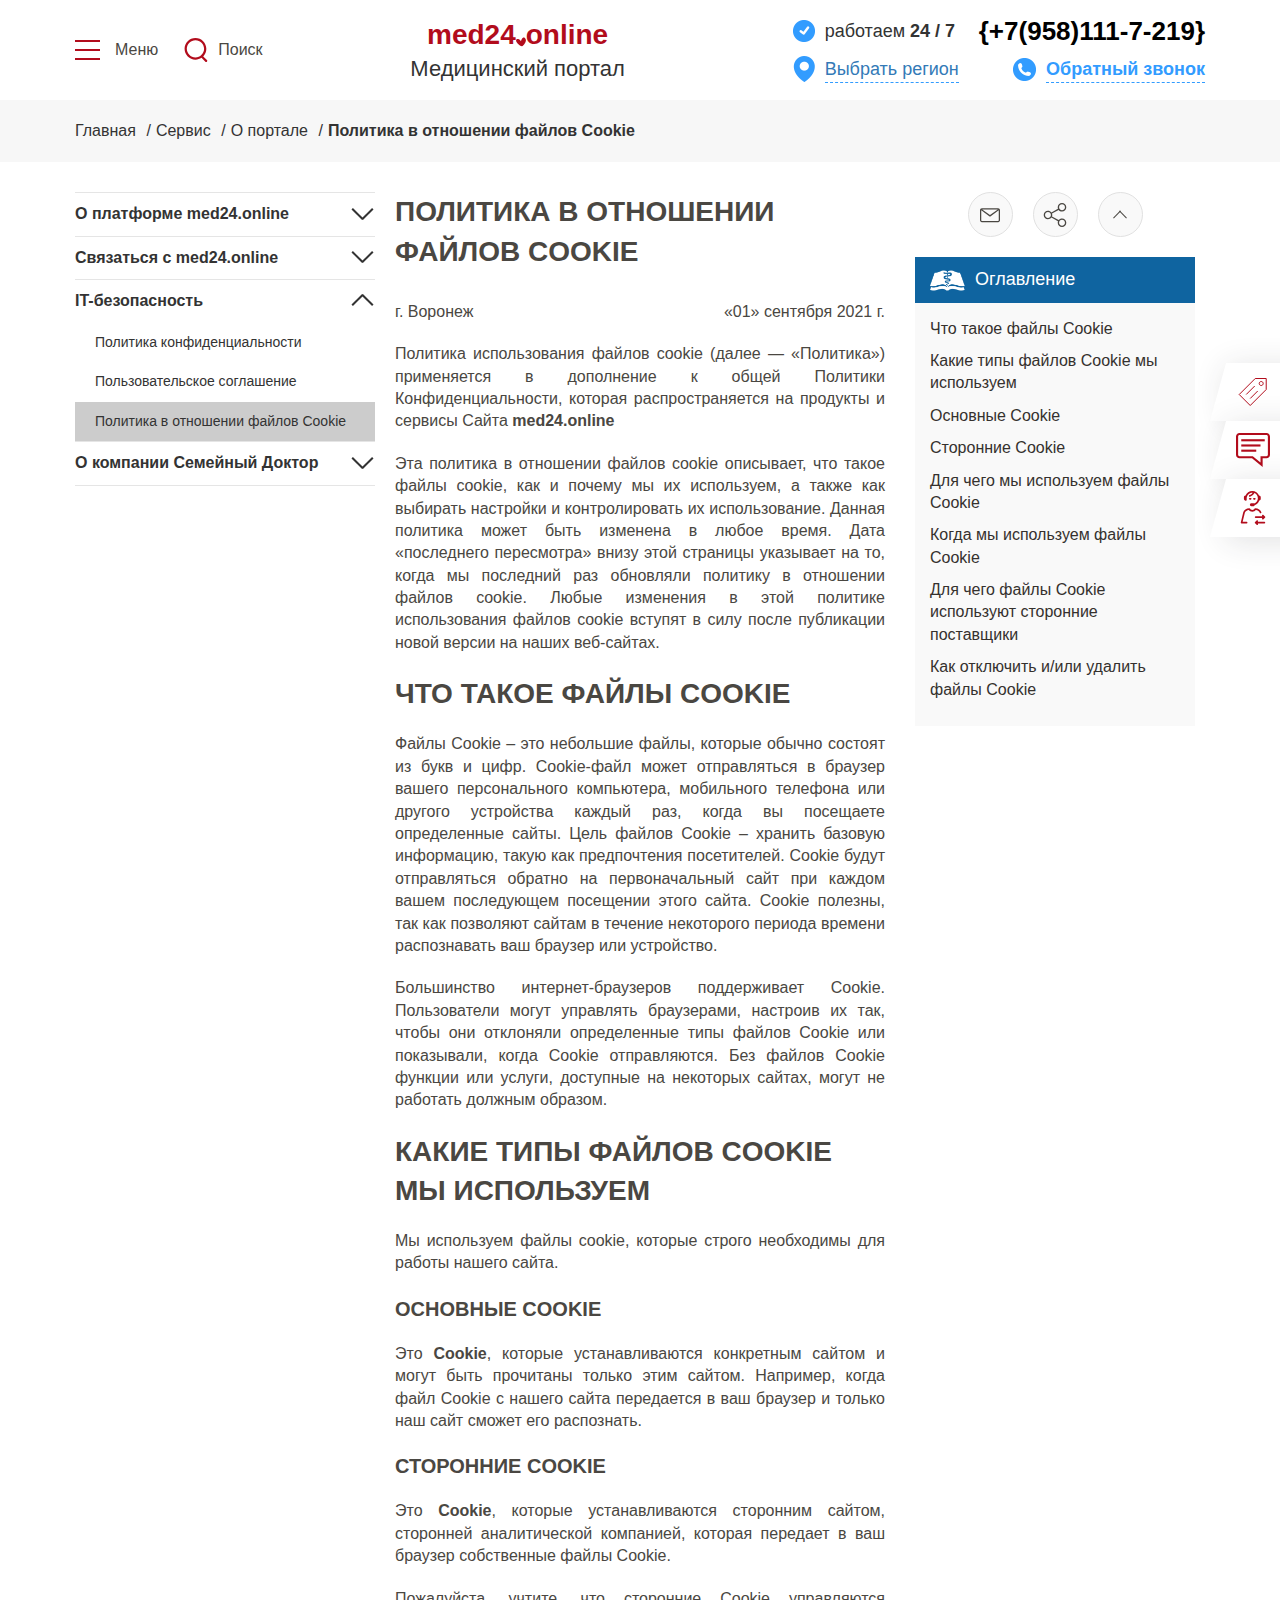
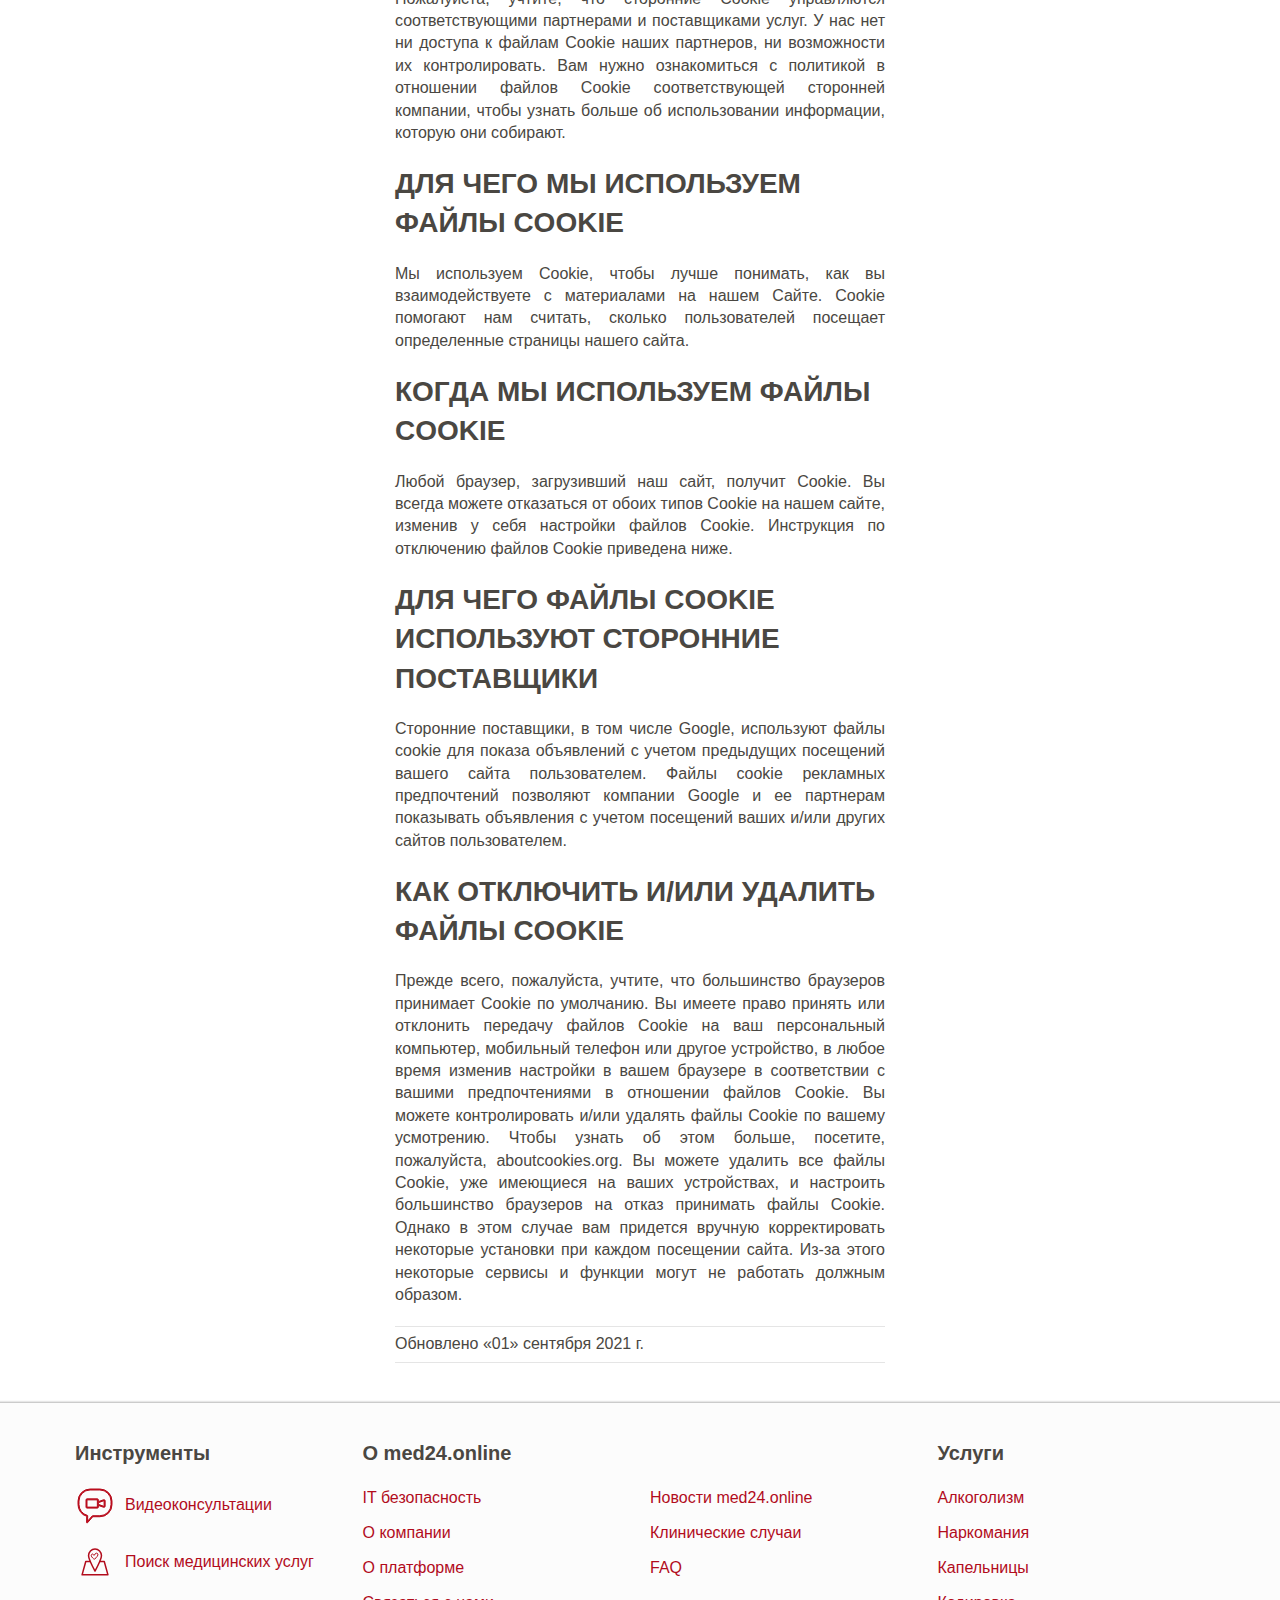
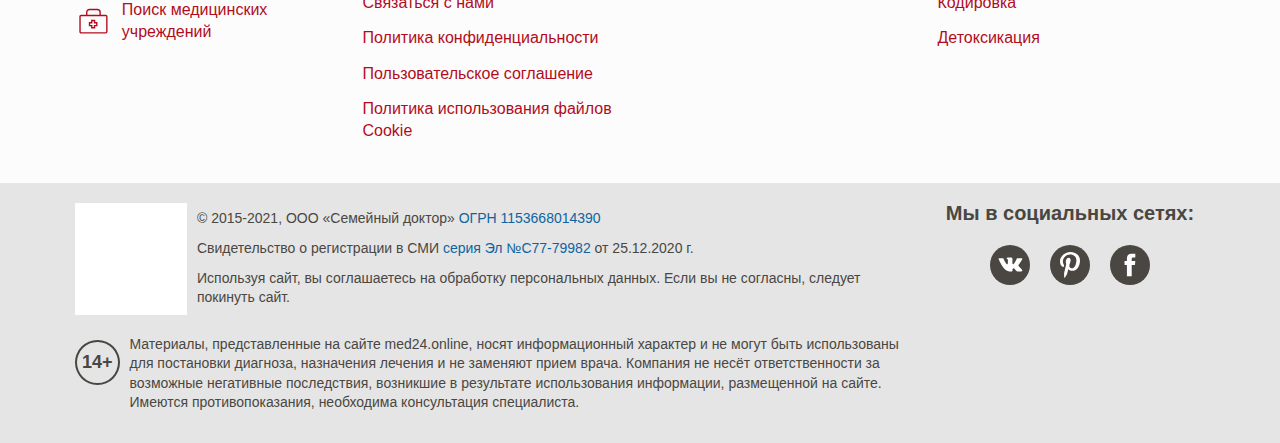
<file: cookie-policies.html>
<!DOCTYPE html>
<html lang="ru">
	<head>
	<title>Политика в отношении файлов cookie | med24.online</title>
	<meta charset="UTF-8">
	<meta name="format-detection" content="telephone=no">
	<meta name="description" content="Политика в отношении файлов cookie описывает, что такое файлы cookie, как и почему мы их используем, а также как выбирать настройки и контролировать их использование. Данная политика может быть изменена в любое время">
	<link rel="stylesheet" href="css/style-about.min.css?_v=20210925195907">
	<link rel="shortcut icon" href="img/logo.png">
	<meta name="viewport" content="width=device-width, initial-scale=1.0">
</head>
	<body>
		<div class="wrapper">
			<header class="header">
	<div class="header__content _container">
		<div class="header__control">
			<div class="header__burger burger-header">
				<div class="burger-header__icon">
					<span></span>
					<span></span>
					<span></span>
				</div>
				<div class="burger-header__text">Меню</div>
			</div>

			<a href="#" class="header__search">
				<svg width="100%" height="100%" viewBox="0 0 14 15" version="1.1" xmlns="http://www.w3.org/2000/svg" xmlns:xlink="http://www.w3.org/1999/xlink" xml:space="preserve" style="fill-rule:evenodd;clip-rule:evenodd;stroke-linejoin:round;stroke-miterlimit:2;">
					<g transform="matrix(1,0,0,1,-2966,-3470)">
						<g transform="matrix(1.43778,0,0,2.19305,-3006.16,3416.63)">
							<g transform="matrix(0.435176,0,0,0.285304,2938.7,-0.171424)">
								<path d="M2808.63,104.56C2807.08,105.603 2805.21,106.211 2803.21,106.211C2797.83,106.211 2793.47,101.85 2793.47,96.479C2793.47,91.108 2797.83,86.747 2803.21,86.747C2808.58,86.747 2812.94,91.108 2812.94,96.479C2812.94,99.122 2811.88,101.52 2810.17,103.274L2813.47,106.579C2813.87,106.97 2813.87,107.603 2813.47,107.994C2813.08,108.384 2812.45,108.384 2812.06,107.994L2808.63,104.56ZM2803.21,88.747C2807.47,88.747 2810.94,92.212 2810.94,96.479C2810.94,100.746 2807.47,104.211 2803.21,104.211C2798.94,104.211 2795.47,100.746 2795.47,96.479C2795.47,92.212 2798.94,88.747 2803.21,88.747Z" style="fill:#b20c1c;"/>
							</g>
						</g>
					</g>
				</svg>
				Поиск
			</a>

			<a href="tel:+380660878871" class="header__mobile-phone">
				<svg version="1.1" xmlns="http://www.w3.org/2000/svg" xmlns:xlink="http://www.w3.org/1999/xlink" x="0px" y="0px" viewBox="0 0 25.625 25.625" style="enable-background:new 0 0 25.625 25.625;" xml:space="preserve">
					<g>
						<path style="fill:#b20c1c;" d="M22.079,17.835c-1.548-1.324-3.119-2.126-4.648-0.804l-0.913,0.799
							c-0.668,0.58-1.91,3.29-6.712-2.234C5.005,10.079,7.862,9.22,8.531,8.645l0.918-0.8c1.521-1.325,0.947-2.993-0.15-4.71l-0.662-1.04
							C7.535,0.382,6.335-0.743,4.81,0.58L3.986,1.3C3.312,1.791,1.428,3.387,0.971,6.419c-0.55,3.638,1.185,7.804,5.16,12.375
							c3.97,4.573,7.857,6.87,11.539,6.83c3.06-0.033,4.908-1.675,5.486-2.272l0.827-0.721c1.521-1.322,0.576-2.668-0.973-3.995
							L22.079,17.835z"/>
					</g>
				</svg>
			</a>
		</div>

		<div class="header__logo logo-header">
			<a href="main.html" class="logo-header__link">med24<img src="img/icons/heart.svg?_v=1632589147598" alt="">online</a>
			<div class="logo-header__text">Медицинский портал</div>
		</div>
		
		<div class="header__info info-header">
			<div class="info-header__column">
				<div class="info-header__item info-header__item_shedule">
					<span class="info-header__icon"></span>
					<div class="info-header__text">работаем <span>24 / 7</span></div>
				</div>
				<div class="info-header__item info-header__item_region">
					<span class="info-header__icon"></span>
					<a href="#city" class="info-header__text _popup-link">Выбрать регион</a>
				</div>
			</div>
			<div class="info-header__column">
				<div class="info-header__item info-header__item_phone">
					<a href="tel:+79581117219" class="info-header__text">{+7(958)111-7-219}</a>
				</div>
				<div class="info-header__item info-header__item_callback">
					<span class="info-header__icon"></span>
					<a href="#callback" class="info-header__text _popup-link">Обратный звонок</a>
				</div>
			</div>
		</div>

		<nav class="header__menu menu-header _spollers _one">
			<div class="menu-header__wrap">
				<div class="menu-header__block">
					<h2 class="menu-header__title _spoller">Услуги</h2>
					<ul class="menu-header__list _spollers _one">
						<li class="menu-header__item item-menu">
							<div class="item-menu__title">Алкоголизм</div>
							<span class="item-menu__icon _spoller" data-max="1023.98"></span>
							<ul class="item-menu__list">
								<li class="_spollers">
									<span class="item-menu__link"><a href="https://www.med24.online/landing/vyvod_iz_zapoya/">Вывод из запоя</a></span>
									<span class="item-menu__icon _spoller"></span>
									<ul class="item-menu__submenu">
										<li><a href="https://www.med24.online/landing/narkolog2/" class="item-menu__sublink">Вывод из запоя в стационаре</a></li>
										<li><a href="https://www.med24.online/landing/prinuditelnyj-vyvod-iz-zapoya/" class="item-menu__sublink">Принудительный вывод из запоя</a></li>
										<li><a href="https://www.med24.online/landing/vyvod-iz-zapoya-ambulatorno/" class="item-menu__sublink">Вывод из запоя амбулаторно</a></li>
									</ul>
								</li>
								<li class="_spollers">
									<span class="item-menu__link"><a href="https://www.med24.online/landing/effektivnoe_lechenie_alkogolizma/">Лечение алкоголизма</a></span>
									<span class="item-menu__icon _spoller"></span>
									<ul class="item-menu__submenu">
										<li><a href="https://www.med24.online/landing/lechenie-alkogolizma-v-statsionare/" class="item-menu__sublink">Лечение алкоголизма в стационаре</a></li>
										<li><a href="https://www.med24.online/landing/prinuditelnoe-lechenie-ot-alkogolizma/" class="item-menu__sublink">Принудительное лечение от алкоголизма</a></li>
										<li><a href="https://www.med24.online/landing/anonimnoe-lechenie-alkogolizma/" class="item-menu__sublink">Анонимное лечение алкоголизма</a></li>
										<li><a href="https://www.med24.online/landing/lechenie-zhenskogo-alkogolizma/" class="item-menu__sublink">Лечение женского алкоголизма</a></li>
										<li><a href="https://www.med24.online/landing/lechenie-alkogolizma-v-dispansere/" class="item-menu__sublink">Лечение алкоголизма в диспансере</a></li>
										<li><a href="https://www.med24.online/landing/metod-shichko/" class="item-menu__sublink">Метод Шичко</a></li>
										<li><a href="https://www.med24.online/landing/lchenie-alkogolizma-doma/" class="item-menu__sublink">Лечение алкоголизма дома</a></li>
										<li><a href="https://www.med24.online/landing/lechenie-alkogolizma-v-sanatorii/" class="item-menu__sublink">Лечение алкоголизма в санатории</a></li>
										<li><a href="https://www.med24.online/landing/skoraya-alkogolnaya-pomosch/" class="item-menu__sublink">Скорая алкогольная помощь</a></li>
										<li><a href="https://www.med24.online/landing/vip-lechenie-alkogolizma/" class="item-menu__sublink">ВИП лечение алкоголизма</a></li>
										<li><a href="https://www.med24.online/landing/lechenie-alkogolizma-u-muzhchin/" class="item-menu__sublink">Лечение алкоголизма у мужчин</a></li>
										<li><a href="https://www.med24.online/landing/lechenie-podrostkovogo-alkogolizma/" class="item-menu__sublink">Лечение подросткового алкоголизма</a></li>
										<li><a href="https://www.med24.online/landing/lechenie-khronicheskogo-alkogolizma/" class="item-menu__sublink">Лечение хронического алкоголизма</a></li>
										<li><a href="https://www.med24.online/landing/lechenie-alkogolizma-ambulatorno/" class="item-menu__sublink">Лечение алкоголизма амбулаторно</a></li>
										<li><a href="https://www.med24.online/landing/lechenie-alkogolizma-3-stadii/" class="item-menu__sublink">Лечение алкоголизма 3 стадии</a></li>
										<li><a href="https://www.med24.online/landing/psikhiatricheskoe-lechenie-alkogolizma/" class="item-menu__sublink">Психиатрическое лечение алкоголизма</a></li>
									</ul>
								</li>
								<li><a href="https://www.med24.online/landing/reabilitatsionnyj-tsentr-alkogolizma/" class="item-menu__link">Реабилитационный центр алкоголизма</a></li>
								<li><a href="https://www.med24.online/landing/vytrezvlenie/" class="item-menu__link">Вытрезвление</a></li>
								<li><a href="https://www.med24.online/uslugi/vytrezvitel/" class="item-menu__link">Вытрезвитель</a></li>
								<li><a href="https://www.med24.online/landing/snyatie-alkogolnoj-intoksikatsii/" class="item-menu__link">Снятие алкогольной интоксикации</a></li>
								<li><a href="https://www.med24.online/landing/snyatie-pokhmelya-na-domu/" class="item-menu__link">Снятие похмелья на дому</a></li>
							</ul>
						</li>

						<li class="menu-header__item item-menu">
							<div class="item-menu__title">Наркомания</div>
							<span class="item-menu__icon _spoller" data-max="1023.98"></span>
							<ul class="item-menu__list">
								<li><a href="https://www.med24.online/landing/narkolog_na_dom/" class="item-menu__link">Нарколог на дом</a></li>
								<li class="_spollers">
									<span class="item-menu__link"><a href="https://www.med24.online/landing/lechenie-narkomanii/">Лечение наркомании</a></span>
									<span class="item-menu__icon _spoller"></span>
									<ul class="item-menu__submenu">
										<li><a href="https://www.med24.online/landing/prinuditelnoe-lechenie-narkozavisimosti/" class="item-menu__sublink">Принудительное лечение наркозависимости</a></li>
										<li><a href="https://www.med24.online/landing/anonimnoe-lechenie-narkozavisimosti/" class="item-menu__sublink">Анонимное лечение наркозависимости</a></li>
										<li><a href="https://www.med24.online/landing/gipnoz-ot-narkozavisimosti/" class="item-menu__sublink">Гипноз от наркозависимости</a></li>
									</ul>
								</li>
								<li><a href="https://www.med24.online/landing/narkologicheskaya_pomosch/" class="item-menu__link">Скорая наркологическая помощь</a></li>
								<li><a href="https://www.med24.online/landing/snyatie_lomki/" class="item-menu__link">Снятие ломки</a></li>
								<li><a href="https://www.med24.online/landing/reabilitatsionnyj-tsentr-dlya-narkomanov/" class="item-menu__link">Реабилитационный центр для наркоманов</a></li>
								<li><a href="https://www.med24.online/landing/reabilitatsiya-narkomanov/" class="item-menu__link">Реабилитация наркоманов</a></li>
								<li><a href="https://www.med24.online/landing/narkologicheskaya-pomosch-anonimno/" class="item-menu__link">Наркологическая помощь анонимно</a></li>
								<li><a href="https://www.med24.online/landing/kruglosutochnaya-narkologicheskaya-pomosch/" class="item-menu__link">Круглосуточная наркологическая помощь</a></li>
							</ul>
						</li>

						<li class="menu-header__item item-menu">
							<div class="item-menu__title"><a href="https://www.med24.online/landing/kodirovka_ot_alkogolya/">Кодирование от алкоголизма</a></div>
							<span class="item-menu__icon _spoller" data-max="1023.98"></span>
							<ul class="item-menu__list">
								<li><a href="https://www.med24.online/landing/kodirovanie_metodom_torpedo/" class="item-menu__link">Торпеда от алкоголизма</a></li>
								<li><a href="https://www.med24.online/landing/kodirovanie_po_metodu_dovzhenko/" class="item-menu__link">Кодирование по методу Довженко</a></li>
								<li><a href="https://www.med24.online/landing/vshivanie_ot_alkogolizma/" class="item-menu__link">Вшивание ампулы</a></li>
								<li><a href="https://www.med24.online/landing/kodirovanie_ukolom/" class="item-menu__link">Кодирование от алкоголизма уколом</a></li>
								<li><a href="https://www.med24.online/landing/kodirovka-ot-alkogolya-na-domu/" class="item-menu__link">Кодировка от алкоголя на дому</a></li>
								<li><a href="https://www.med24.online/landing/kodirovanie_gipnozom/" class="item-menu__link">Кодирование гипнозом</a></li>
								<li><a href="https://www.med24.online/landing/vshivanie-esperal/" class="item-menu__link">Вшивание Эспераль</a></li>
								<li><a href="https://www.med24.online/landing/kodirovanie_lazerom/" class="item-menu__link">Лазерное кодирование</a></li>
								<li><a href="https://www.med24.online/landing/kodirovanie-vivitrol/" class="item-menu__link">Кодирование Вивитрол</a></li>
								<li><a href="https://www.med24.online/landing/kodirovanie-disulfiram/" class="item-menu__link">Кодирование Дисульфирам</a></li>
								<li><a href="https://www.med24.online/landing/kodirovanie-sit/" class="item-menu__link">Кодирование SIT</a></li>
								<li><a href="https://www.med24.online/landing/kodirovanie-akvilong/" class="item-menu__link">Кодирование Аквилонг</a></li>
								<li><a href="https://www.med24.online/landing/kodirovanie-naltrekson/" class="item-menu__link">Кодирование Налтрексон</a></li>
								<li><a href="https://www.med24.online/landing/igloukalyvanie-ot-alkogolizma/" class="item-menu__link">Иглоукалывание от алкоголизма</a></li>
							</ul>
						</li>

						<li class="menu-header__item item-menu">
							<div class="item-menu__title"><a href="https://www.med24.online/landing/kapelnitsy/">Капельницы</a></div>
							<span class="item-menu__icon _spoller" data-max="1023.98"></span>
							<ul class="item-menu__list">
								<li><a href="https://www.med24.online/landing/medsestra_kapelniczy_na_dom/" class="item-menu__link">На дому</a></li>
								<li class="_spollers">
									<span class="item-menu__link"><a href="https://www.med24.online/landing/kapelnicza_ot_alkogolya/">Капельница от запоя</a></span>
									<span class="item-menu__icon _spoller"></span>
									<ul class="item-menu__submenu">
										<li><a href="https://www.med24.online/landing/kapelnitsa-ot-zapoya-v-klinike/" class="item-menu__sublink">Капельница от запоя в клинике</a></li>
									</ul>
								</li>
								<li><a href="https://www.med24.online/landing/prokapatsya/" class="item-menu__link">Прокапаться</a></li>
								<li><a href="https://www.med24.online/landing/kapelnitsy-dlya-detoksikatsii/" class="item-menu__link">Капельницы для детоксикации</a></li>
								<li><a href="https://www.med24.online/landing/kapelnicza_narkotikov/" class="item-menu__link">Капельница от наркотиков</a></li>
								<li><a href="https://www.med24.online/landing/kapelnicza_ot_pohmelya/" class="item-menu__link">Капельница от похмелья</a></li>
								<li><a href="https://www.med24.online/landing/vitaminnye-kapelnitsy/" class="item-menu__link">Витаминные капельницы</a></li>
								<li><a href="https://www.med24.online/landing/kapelnitsa-pri-alkogolnoj-intoksikatsii/" class="item-menu__link">Капельница при алкогольной интоксикации</a></li>
							</ul>
						</li>

						<li class="menu-header__item item-menu">
							<div class="item-menu__title"><a href="https://www.med24.online/landing/detoksikatsiya/">Детоксикация</a></div>
							<span class="item-menu__icon _spoller" data-max="1023.98"></span>
							<ul class="item-menu__list">
								<li><a href="https://www.med24.online/landing/detoksikacziya_ot_narkotikov/" class="item-menu__link">От наркотиков</a></li>
								<li><a href="https://www.med24.online/landing/ubod/" class="item-menu__link">УБОД</a></li>
								<li><a href="https://www.med24.online/landing/detoksikacziya_alkogolya/" class="item-menu__link">От алкоголя</a></li>
								<li><a href="https://www.med24.online/landing/detoksikatsiya-na-domu/" class="item-menu__link">Детоксикация на дому</a></li>
							</ul>
						</li>
					</ul>
				</div>
				
				<div class="menu-header__block">
					<h2 class="menu-header__title _spoller">Пункт меню №2</h2>
					<ul class="menu-header__list"></ul>
				</div>
				
				<div class="menu-header__block">
					<h2 class="menu-header__title _spoller">Пункт меню №3</h2>
					<ul class="menu-header__list"></ul>
				</div>
				
				<div class="menu-header__block">
					<h2 class="menu-header__title _spoller">Пункт меню №4</h2>
					<ul class="menu-header__list"></ul>
				</div>
				
				<div class="menu-header__footer footer-menu">
					<div class="footer-menu__column">
						<a href="#" class="footer-menu__link">
							<span>Найти медицинское учреждение</span>
							<svg xmlns="http://www.w3.org/2000/svg" xmlns:xlink="http://www.w3.org/1999/xlink" width="40px" height="40px" viewBox="0 0 40 40" version="1.1">
								<g stroke="none" stroke-width="1" fill="none" fill-rule="evenodd">
									<g transform="translate(-300.000000, -200.000000)">
										<g transform="translate(300.000000, 200.000000)">
											<g transform="translate(7.000000, 7.000000)">
												<polyline stroke="#B20C1C" stroke-width="1.5" stroke-linecap="round" stroke-linejoin="round" points="8.27581632 12.4908201 3.77265369 12.4908201 0.0769929324 25.8567931 25.9466182 25.8567931 22.2509575 12.4908201 17.7477948 12.4908201"/>
												<path d="M8.27581632,12.4908201 C7.29092273,10.1794614 6.54439926,8.01608323 6.54439926,6.7625459 C6.54439926,3.07162791 9.43994946,0.0795593635 13.0118056,0.0795593635 C16.5836617,0.0795593635 19.4792119,3.07162791 19.4792119,6.7625459 C19.4792119,8.01608323 18.7326884,10.1794614 17.7477948,12.4908201 C15.8315947,16.9856059 13.0118056,22.0379437 13.0118056,22.0379437 C13.0118056,22.0379437 10.1920164,16.9856059 8.27581632,12.4908201 L8.27581632,12.4908201 Z" stroke="#B20C1C" stroke-width="1.5" stroke-linecap="round" stroke-linejoin="round"/>
												<path d="M14.2255818,4.18897972 C13.4496149,4.34809845 12.8083365,5.07166993 12.4977487,6.00996794 C12.4759707,6.07596033 12.4186778,6.16439685 12.3432925,6.19287072 L11.9218044,6.33524011 C11.8209555,6.36471895 11.7268075,6.26623283 11.6963183,6.19287072 C11.3823801,5.40632173 10.8767954,4.89178202 10.286109,5.01572713 C9.72390152,5.13732734 9.06888627,5.80897586 9.27192424,6.86217434 C9.49741031,8.03730801 11.7653378,10.1708389 12.238423,10.1835684 C12.7292656,10.193283 15.4565415,7.85206031 15.8760193,5.98752382 C16.2097252,4.4914728 15.053816,4.01143672 14.2255818,4.18897972 L14.2255818,4.18897972 Z" fill="#B20C1C"/>
											</g>
										</g>
									</g>
								</g>
							</svg>
						</a>
					</div>
					<div class="footer-menu__column">
						<a href="#" class="footer-menu__link">
							<span>Медицинские услуги</span>
							<svg xmlns="http://www.w3.org/2000/svg" width="40" height="40" viewBox="0 0 40 40"><defs><style>.cls-1{fill:#db091c;}</style></defs><g id="Ikoner_-_outlinet" data-name="Ikoner - outlinet"><path class="cls-1" d="M34.5,13H28V11.5A2.5,2.5,0,0,0,25.5,9h-11A2.5,2.5,0,0,0,12,11.5V13H5.5A1.5,1.5,0,0,0,4,14.5v19A1.5,1.5,0,0,0,5.5,35h29A1.5,1.5,0,0,0,36,33.5v-19A1.5,1.5,0,0,0,34.5,13ZM13,11.5A1.5,1.5,0,0,1,14.5,10h11A1.5,1.5,0,0,1,27,11.5V13H13Zm22,22a.5.5,0,0,1-.5.5H5.5a.5.5,0,0,1-.5-.5v-19a.5.5,0,0,1,.5-.5h29a.5.5,0,0,1,.5.5ZM25.63,21.63H22.38V18.38a.5.5,0,0,0-.5-.5H18.13a.5.5,0,0,0-.5.5v3.25H14.38a.5.5,0,0,0-.5.5v3.75a.5.5,0,0,0,.5.5h3.25v3.25a.5.5,0,0,0,.5.5h3.75a.51.51,0,0,0,.5-.5V26.38h3.25a.51.51,0,0,0,.5-.5V22.13A.5.5,0,0,0,25.63,21.63Zm-.5,3.75H21.88a.5.5,0,0,0-.5.5v3.25H18.63V25.88a.5.5,0,0,0-.5-.5H14.88V22.63h3.25a.51.51,0,0,0,.5-.5V18.88h2.75v3.25a.5.5,0,0,0,.5.5h3.25Z"/></g></svg>
						</a>
					</div>
					<div class="footer-menu__column">
						<a href="#" class="footer-menu__link">
							<span>Медицинский справочник</span>
							<svg xmlns="http://www.w3.org/2000/svg" xmlns:xlink="http://www.w3.org/1999/xlink" width="40px" height="40px" viewBox="0 0 40 40" version="1.1">
								<g stroke="none" stroke-width="1" fill="none" fill-rule="evenodd">
									<g transform="translate(-100.000000, -400.000000)">
										<g transform="translate(100.000000, 400.000000)">
											<g transform="translate(4.000000, 10.000000)">
												<path d="M31.1067774,16.4150943 C27.5245887,17.7512453 24.3342491,14.338717 20.0716075,14.338717 C18.2005132,14.338717 16.4211925,16.0353208 16.0728151,16.2623396 C16.0643623,16.277434 16.0547019,16.2943396 16.0468528,16.309434 L16.0076075,16.309434 C16.000966,16.2973585 15.9925132,16.2822642 15.9858717,16.2701887 C15.6755321,16.066717 13.8738717,14.338717 11.9756075,14.338717 C7.67130566,14.338717 4.43809811,17.8442264 0.81485283,16.4150943" stroke="#B20C1C" stroke-width="1.5" stroke-linecap="round" stroke-linejoin="round"/>
												<path d="M0.81509434,16.4150943 L0.0978113208,19.3295094 C5.16226415,21.1021887 6.89388679,18.3489811 11.5290566,18.3489811 C13.4442264,18.3489811 15.1710189,19.8783396 15.1710189,19.8783396 L16.8754717,19.8783396 C16.8754717,19.8783396 18.6028679,18.3489811 20.5180377,18.3489811 C25.1393208,18.3489811 26.8751698,21.0858868 31.9046038,19.344 L31.1070189,16.4150943" stroke="#B20C1C" stroke-width="1.5" stroke-linecap="round" stroke-linejoin="round"/>
												<path d="M16.1330717,0.748498113 C11.0172981,-1.49029434 10.1985811,1.99649811 4.29669434,2.10578113 L3.62650566,4.03302642 L0.000241509434,14.4577811 C0.457298113,14.5127245 0.896241509,14.5489509 1.31646792,14.5652528 C5.94680755,14.754234 8.43797736,12.239517 11.8293736,12.239517 C14.412317,12.239517 15.5148075,14.7826113 15.9857509,15.6399698 M16.0726943,15.6327245 C16.5460528,14.7711396 17.6491472,12.239517 20.2248453,12.239517 C23.6071849,12.239517 26.1635623,14.7246491 30.6809962,14.5652528 C31.1024302,14.551366 31.5413736,14.5181585 32.0002415,14.4650264 L28.3709585,4.03302642 L27.700166,2.10396981 C21.8145811,1.97234717 21.6231849,-1.52893585 16.4186566,0.799215094" stroke="#B20C1C" stroke-width="1.5" stroke-linecap="round" stroke-linejoin="round"/>
												<path d="M17.917766,5.48950943 C17.917766,5.48950943 17.3870491,5.53781132 16.616634,5.62716981 L16.6727849,4.38339623 C17.4329358,4.2789434 17.8736906,4.2010566 17.8736906,4.2010566 C18.3645585,4.11049057 18.4985962,3.84664151 18.4871245,3.55139623 C18.4714264,3.13962264 18.1387472,2.94641509 17.749917,2.94641509 C17.749917,2.94641509 13.2198038,2.98867925 12.7506717,2.90354717 C12.2821434,2.81841509 12.264634,2.76709434 12.264634,2.76709434 C12.264634,2.76709434 12.9795019,2.57811321 12.9541434,2.58656604 C12.9287849,2.59501887 11.829917,2.44286792 11.7882566,2.33056604 C11.7695396,2.27984906 12.5671245,1.75879245 12.9601811,1.69781132 C13.4915019,1.61509434 14.1961057,1.98701887 14.7153509,1.9610566 C15.2339925,1.93569811 18.0771623,1.73162264 18.4955774,1.7485283 L18.5040302,1.7485283 C19.4356528,1.75939623 20.245917,2.44226415 20.1958038,3.50671698 C20.1505208,4.46732075 19.6705208,5.27335849 17.917766,5.48950943 L17.917766,5.48950943 Z M15.5841811,3.18188679 L16.3539925,3.18188679 L16.2428981,6.9874717 L15.6753509,6.89630189 L15.5841811,3.18188679 Z M17.7420679,10.157283 C17.7420679,10.157283 17.1298415,10.1639245 16.4892377,10.1723774 L16.5115774,9.25645283 C16.981917,9.23169811 17.2361057,9.21116981 17.269917,9.20875472 C17.3822189,9.20030189 17.5379925,9.08558491 17.5379925,8.93524528 C17.5379925,8.78430189 17.4317283,8.67803774 17.269917,8.6605283 C16.7814642,8.60860377 14.037917,8.04528302 14.037917,8.04528302 C13.1111245,7.84060377 12.5248604,7.35275472 12.5248604,6.50022642 C12.5248604,5.0674717 13.7197283,4.80543396 13.9207849,4.76015094 C14.0149736,4.73841509 14.5330113,4.6285283 15.3070491,4.52045283 L15.3408604,5.78716981 C14.8892377,5.83849057 14.7515774,5.85479245 14.7244075,5.85479245 C14.3561057,5.90611321 14.1327094,6.112 14.1327094,6.41449057 C14.1327094,6.71637736 14.3005585,6.84739623 14.6350491,6.90415094 C14.6350491,6.90415094 15.952483,7.19033962 17.437766,7.44150943 C17.8622189,7.53207547 19.0232755,7.73735849 19.0148226,8.8754717 C19.0093887,9.52150943 18.6211623,10.1331321 17.7420679,10.157283 L17.7420679,10.157283 Z M15.7127849,8.68286792 L16.2127094,8.76256604 L16.157766,10.7085283 L15.7641057,10.6288302 L15.7127849,8.68286792 Z M16.9716528,12.5107925 L16.221766,12.8398491 L16.2428981,12.0700377 C16.2428981,12.0700377 16.368483,12.018717 16.3545962,11.9058113 C16.3437283,11.8152453 16.304483,11.7802264 16.1921811,11.7403774 L14.7358792,11.4246038 C14.0650868,11.2875472 13.7305962,10.893283 13.7305962,10.3806792 C13.7305962,9.84815094 14.0904453,9.42188679 14.6265962,9.34641509 C14.6265962,9.34641509 14.9484075,9.3234717 15.4628226,9.29750943 L15.496634,10.1862642 C15.3903698,10.1868679 15.4314264,10.189283 15.4163321,10.189283 C14.9302943,10.2092075 14.9478038,10.3601509 14.9478038,10.4458868 C14.9478038,10.5376604 15.0480302,10.5750943 15.120483,10.6197736 L16.8877283,11.1076226 C17.3677283,11.2440755 17.4824453,11.578566 17.4824453,11.7832453 C17.4824453,11.9118491 17.4739925,12.2710943 16.9716528,12.5107925 L16.9716528,12.5107925 Z M15.7852377,11.8442264 L16.136634,11.9070189 L16.0907472,13.4297358 L15.8232755,13.2335094 L15.7852377,11.8442264 Z M16.0828981,14.7109434 C16.048483,14.5606038 15.2116528,13.7135094 15.2116528,13.7135094 C15.024483,13.5637736 14.9514264,13.3578868 14.9514264,13.1248302 C14.9514264,12.8579623 15.0975396,12.6635472 15.2961811,12.5675472 C15.2961811,12.5675472 15.5721057,12.421434 15.6844075,12.3616604 L15.7182189,13.1882264 C15.7182189,13.3095849 15.8033509,13.3717736 15.8975396,13.4412075 C16.4771623,13.869283 16.1155019,14.8606792 16.0828981,14.7109434 L16.0828981,14.7109434 Z" fill="#B20C1C"/>
											</g>
										</g>
									</g>
								</g>
							</svg>
						</a>
					</div>
					<div class="footer-menu__column">
						<a href="https://www.med24.online/articles/contacts/" class="footer-menu__link">
							<span>Контакты</span>
						</a>
					</div>
				</div>
			</div>
		</nav>

		<div class="mobile-menu">
			<div class="mobile-menu__item">
				<a href="tel:+79618500942" class="mobile-menu__link">
					<svg version="1.1" xmlns="http://www.w3.org/2000/svg" xmlns:xlink="http://www.w3.org/1999/xlink" x="0px" y="0px" viewBox="0 0 25.625 25.625" style="enable-background:new 0 0 25.625 25.625;" xml:space="preserve">
						<g>
							<path style="fill:#4a4742;" d="M22.079,17.835c-1.548-1.324-3.119-2.126-4.648-0.804l-0.913,0.799
								c-0.668,0.58-1.91,3.29-6.712-2.234C5.005,10.079,7.862,9.22,8.531,8.645l0.918-0.8c1.521-1.325,0.947-2.993-0.15-4.71l-0.662-1.04
								C7.535,0.382,6.335-0.743,4.81,0.58L3.986,1.3C3.312,1.791,1.428,3.387,0.971,6.419c-0.55,3.638,1.185,7.804,5.16,12.375
								c3.97,4.573,7.857,6.87,11.539,6.83c3.06-0.033,4.908-1.675,5.486-2.272l0.827-0.721c1.521-1.322,0.576-2.668-0.973-3.995
								L22.079,17.835z"/>
						</g>
					</svg>
					<span>Позвонить</span>
				</a>
			</div>

			<div class="mobile-menu__item">
				<a href="#callback" class="mobile-menu__link _popup-link">
					<svg version="1.1" xmlns="http://www.w3.org/2000/svg" xmlns:xlink="http://www.w3.org/1999/xlink" x="0px" y="0px" viewBox="0 0 365.624 365.624" style="enable-background:new 0 0 365.624 365.624;" xml:space="preserve">
						<path style="fill:#4a4742;" d="M85.063,86.627V66.679c0-8.151,6.714-14.731,17.554-17.151C114.042,20.557,142.145,0,175.126,0
							c32.939,0,61.198,20.501,72.652,49.414c11.144,2.321,18.285,8.982,18.285,17.265v19.948c0,7.981-6.636,14.4-17.09,16.938
							c-7.745,22.485-25.535,40.518-48.729,48.359c-2.073,6.602-8.249,11.29-15.525,11.29h-19.217c-8.971,0-16.27-7.03-16.27-16.001
							c0-8.97,7.299-15.999,16.27-15.999h19.217c3.988,0,7.646,1.289,10.478,3.678c23.82-8.396,40-31.077,40-56.804
							c0-24.956-15.295-46.408-37.002-55.476c-10.631,19.366-27.81,33.509-47.567,39.035c-4.783,1.345-9.751-1.455-11.091-6.242
							c-1.339-4.787,1.459-9.753,6.245-11.092c13.652-3.819,25.78-13.176,34.12-26.124c-1.578-0.125-3.164-0.188-4.773-0.188
							c-33.132,0-60.066,26.955-60.066,60.087v17.224c0,2.645-1.094,5.155-3.111,6.865c-2.016,1.71-4.611,2.447-7.224,2.014
							C92.674,102.189,85.063,95.296,85.063,86.627z M167.203,84.213c0-4.971-4.029-9-9-9h-10.001c-4.971,0-9,4.029-9,9s4.029,9,9,9
							h10.001C163.173,93.213,167.203,89.184,167.203,84.213z M283.434,272.213h-72.078c-4.971,0-9,4.029-9,9s4.029,9,9,9h72.079
							l-0.93,0.969c-3.558,3.472-3.628,9.201-0.157,12.759c1.765,1.808,4.103,2.73,6.443,2.73c2.266,0,4.534-0.843,6.284-2.55
							l16.638-16.229c0.094-0.088,0.186-0.176,0.275-0.269c1.056-1.082,1.784-2.36,2.187-3.716c0.001-0.005,0.003-0.01,0.004-0.015
							c0.193-0.652,0.079-1.337,0.118-2.043c0.001-0.009-0.234-0.016-0.234-0.024c0-0.006,0-0.01,0-0.016c0-0.004,0-0.007,0-0.01
							c0-0.163,0.249-0.327,0.248-0.49c-0.004-1.214-0.13-2.371-0.569-3.427c-0.389-0.938-0.884-1.822-1.605-2.611
							c-0.002-0.002,0.026-0.004,0.024-0.006s0.103-0.004,0.101-0.006c-0.097-0.106-0.198-0.21-0.198-0.312c0,0,0-0.001,0-0.002
							c0-0.005-0.1-0.01-0.104-0.015c-0.004-0.004-0.053-0.008-0.058-0.013c-0.001-0.001-0.024-0.002-0.026-0.004
							c-0.046-0.045-0.103-0.09-0.15-0.133l-16.643-16.233c-3.558-3.473-9.26-3.402-12.729,0.156c-3.472,3.558-3.403,9.193,0.155,12.664
							L283.434,272.213z M305.547,331.213h-72.079l0.929-0.874c3.558-3.472,3.628-9.154,0.157-12.712c-3.473-3.557-9.17-3.62-12.728-0.149
							l-16.612,16.212c-0.103,0.096-0.203,0.196-0.303,0.298c-0.943,0.968-1.771,2.094-2.192,3.29c-0.331,0.938-0.656,1.947-0.656,2.998
							c0,0.026,0,0.052,0,0.078c0,0.001,0,0.002,0,0.003c0,0.006,0,0.013,0,0.02c0,0.003,0,0.007,0,0.01c0,0.005,0,0.01,0,0.015
							s0,0.011,0,0.015c0,0.005,0,0.008,0,0.012c0,0.006,0,0.012,0,0.018c0,0.004,0,0.007,0,0.011c0,0.006,0,0.012,0,0.019
							c0,0.003,0,0.006,0,0.01c0,0.006,0,0.012,0,0.018c0,0.004,0,0.007,0,0.011c0,0.006,0,0.011,0,0.017c0,0.004,0,0.009,0,0.013
							s0,0.009,0,0.013c0,0.006,0,0.011,0,0.016c0,0.003,0,0.006,0,0.008c0,0.792,0.302,1.557,0.52,2.284
							c0.001,0.002,0.075,0.004,0.076,0.006c0.001,0.003,0.039,0.006,0.04,0.01c0.403,1.343,1.147,2.612,2.194,3.686
							c0.1,0.102,0.209,0.2,0.312,0.296l16.617,16.208c1.75,1.707,4.021,2.558,6.286,2.558c2.341,0,4.681-0.907,6.445-2.715
							c3.471-3.558,3.401-9.287-0.157-12.759l-0.929-0.938h72.08c4.971,0,9-4.029,9-9S310.518,331.213,305.547,331.213z M192.499,93.213
							h10c4.971,0,9-4.029,9-9s-4.029-9-9-9h-10c-4.971,0-9,4.029-9,9S187.528,93.213,192.499,93.213z M212.038,204.005
							c20.401,1.608,39.704,14.452,43.356,29.476c1.173,4.829,6.037,7.794,10.871,6.619c4.83-1.174,7.793-5.852,6.619-10.682
							c-5.915-24.333-34.52-43.205-65.12-43.205h-1.237c-3.844,0-7.264,2.252-8.512,5.888c-2.12,6.173-10.586,12.327-22.665,12.327
							c-12.081,0-20.547-6.107-22.666-12.279c-1.249-3.637-4.668-5.936-8.513-5.936h-1.236c-30.601,0-59.206,18.872-65.122,43.205
							L51.388,338.021c-0.123,0.455-0.211,0.877-0.261,1.357c-0.126,1.181-0.015,2.322,0.302,3.415c0.205,0.716,0.498,1.586,0.864,2.216
							c0.001,0.002,0.002,0.204,0.004,0.204c0,0,0.001,0,0.002,0c1.188,2,3.175,3.413,5.653,4.015c0.715,0.174,1.429,0.123,2.133,0.123
							c0.101,0,0.199-0.138,0.299-0.138h53.992c4.971,0,9-4.029,9-9s-4.029-9-9-9H71.53l23.773-97.764
							c3.653-15.022,22.955-27.851,43.357-29.46c6.951,11.05,21.071,18.337,36.689,18.337
							C190.966,222.326,205.085,215.054,212.038,204.005z"/>
					</svg>
					<span>Перезвоним</span>
				</a>
			</div>

			<div class="mobile-menu__item">
				<div class="mobile-menu__link mobile-menu__link_social">
					<svg version="1.1" xmlns="http://www.w3.org/2000/svg" xmlns:xlink="http://www.w3.org/1999/xlink" x="0px" y="0px" viewBox="0 0 490 490" style="enable-background:new 0 0 490 490;" xml:space="preserve">
						<g>
							<g>
								<path style="fill:#4a4742;" d="M383.947,490L230.709,364.252H50.713c-27.924,0-50.631-23.111-50.631-51.528V51.528C0.082,23.111,22.789,0,50.713,0
									h388.574c27.924,0,50.631,23.111,50.631,51.528v261.197c0,28.417-22.707,51.528-50.631,51.528h-55.34V490z M50.713,30.615
									c-11.032,0-20.016,9.388-20.016,20.913v261.197c0,11.525,8.984,20.913,20.016,20.913h190.938l111.681,91.635v-91.635h85.954
									c11.032,0,20.016-9.388,20.016-20.913V51.528c0-11.525-8.984-20.913-20.016-20.913H50.713z"/>
							</g>
							<g><rect style="fill:#4a4742;" x="75.812" y="89.512" width="338.376" height="30.615"/></g>
							<g><rect style="fill:#4a4742;" x="75.812" y="164.569" width="277.147" height="30.615"/></g>
							<g><rect style="fill:#4a4742;" x="75.812" y="239.611" width="215.917" height="30.615"/></g>
						</g>
					</svg>
					<span>Написать</span>
				</div>
				<div class="mobile-menu__socials">
					<a href="viber://chat?number=%2B79618500942" class="mobile-menu__social">
						<svg xmlns="http://www.w3.org/2000/svg" width="32" height="32" viewBox="0 0 32 32">
							<path style="fill:#665CAC;" d="M15.198 0.005c-2.568 0.031-8.089 0.453-11.177 3.286-2.297 2.276-3.099 5.641-3.193 9.802-0.078 4.146-0.172 11.932 7.333 14.052v3.229c0 0-0.047 1.292 0.807 1.557 1.052 0.333 1.651-0.661 2.651-1.729l1.865-2.109c5.135 0.427 9.068-0.557 9.521-0.703 1.042-0.333 6.911-1.083 7.87-8.87 0.984-8.042-0.479-13.109-3.12-15.401h-0.016c-0.797-0.734-4-3.068-11.156-3.094 0 0-0.531-0.036-1.385-0.021zM15.286 2.266c0.729-0.005 1.172 0.026 1.172 0.026 6.057 0.016 8.948 1.839 9.63 2.453 2.224 1.906 3.37 6.474 2.531 13.188-0.797 6.51-5.557 6.922-6.438 7.203-0.375 0.12-3.839 0.974-8.203 0.693 0 0-3.25 3.922-4.266 4.932-0.161 0.177-0.349 0.229-0.469 0.203-0.172-0.042-0.224-0.255-0.214-0.547l0.031-5.359c-6.365-1.76-5.99-8.401-5.922-11.87 0.078-3.469 0.729-6.307 2.667-8.229 2.609-2.359 7.297-2.677 9.479-2.693zM15.766 5.734c-0.219-0.005-0.401 0.177-0.401 0.396 0 0.224 0.182 0.401 0.401 0.401 2.005-0.036 3.938 0.724 5.375 2.12 1.453 1.411 2.161 3.307 2.188 5.786 0 0.219 0.177 0.401 0.401 0.401v-0.016c0.219 0 0.401-0.177 0.401-0.396 0.099-2.359-0.776-4.651-2.417-6.349-1.583-1.547-3.589-2.344-5.948-2.344zM10.495 6.651c-0.281-0.042-0.573 0.016-0.818 0.161h-0.021c-0.542 0.318-1.047 0.719-1.526 1.255-0.365 0.422-0.563 0.849-0.615 1.26-0.031 0.245-0.010 0.49 0.063 0.724l0.026 0.016c0.411 1.208 0.948 2.37 1.604 3.464 0.844 1.536 1.885 2.958 3.094 4.229l0.036 0.052 0.057 0.042 0.036 0.042 0.042 0.036c1.276 1.214 2.698 2.255 4.24 3.109 1.76 0.958 2.828 1.411 3.469 1.599v0.010c0.188 0.057 0.359 0.083 0.531 0.083 0.547-0.042 1.063-0.26 1.469-0.63 0.521-0.469 0.932-0.984 1.24-1.531v-0.010c0.307-0.578 0.203-1.125-0.24-1.495-0.885-0.776-1.849-1.464-2.865-2.057-0.682-0.37-1.375-0.146-1.656 0.229l-0.599 0.755c-0.307 0.375-0.865 0.323-0.865 0.323l-0.016 0.010c-4.161-1.063-5.271-5.276-5.271-5.276s-0.052-0.573 0.333-0.865l0.75-0.604c0.359-0.292 0.609-0.984 0.224-1.667-0.589-1.021-1.276-1.979-2.052-2.865-0.167-0.208-0.406-0.349-0.672-0.401zM16.458 7.839c-0.531 0-0.531 0.802 0.005 0.802 1.333 0.021 2.604 0.573 3.531 1.531 0.844 0.932 1.281 2.172 1.198 3.427 0.005 0.219 0.182 0.396 0.401 0.396l0.016 0.021c0.219 0 0.401-0.182 0.401-0.401 0.036-1.589-0.458-2.922-1.427-3.99-0.974-1.068-2.333-1.667-4.068-1.786-0.021 0-0.036 0-0.057 0zM17.115 9.995c-0.547-0.016-0.568 0.802-0.026 0.818 1.318 0.068 1.958 0.734 2.042 2.104 0.005 0.219 0.182 0.391 0.396 0.391h0.016c0.224-0.010 0.401-0.203 0.385-0.427-0.094-1.786-1.068-2.792-2.797-2.885-0.005 0-0.010 0-0.016 0z"/>
						</svg>
					</a>
					<a href="https://telegram.im/@ClinicKC" class="mobile-menu__social">
						<svg fill="#0088cc" xmlns="http://www.w3.org/2000/svg"  viewBox="0 0 50 50" width="50px" height="50px"><path d="M 44.376953 5.9863281 C 43.889905 6.0076957 43.415817 6.1432497 42.988281 6.3144531 C 42.565113 6.4845113 40.128883 7.5243408 36.53125 9.0625 C 32.933617 10.600659 28.256963 12.603668 23.621094 14.589844 C 14.349356 18.562196 5.2382813 22.470703 5.2382812 22.470703 L 5.3046875 22.445312 C 5.3046875 22.445312 4.7547875 22.629122 4.1972656 23.017578 C 3.9185047 23.211806 3.6186028 23.462555 3.3730469 23.828125 C 3.127491 24.193695 2.9479735 24.711788 3.015625 25.259766 C 3.2532479 27.184511 5.2480469 27.730469 5.2480469 27.730469 L 5.2558594 27.734375 L 14.158203 30.78125 C 14.385177 31.538434 16.858319 39.792923 17.402344 41.541016 C 17.702797 42.507484 17.984013 43.064995 18.277344 43.445312 C 18.424133 43.635633 18.577962 43.782915 18.748047 43.890625 C 18.815627 43.933415 18.8867 43.965525 18.957031 43.994141 C 18.958531 43.994806 18.959437 43.99348 18.960938 43.994141 C 18.969579 43.997952 18.977708 43.998295 18.986328 44.001953 L 18.962891 43.996094 C 18.979231 44.002694 18.995359 44.013801 19.011719 44.019531 C 19.043456 44.030655 19.062905 44.030268 19.103516 44.039062 C 20.123059 44.395042 20.966797 43.734375 20.966797 43.734375 L 21.001953 43.707031 L 26.470703 38.634766 L 35.345703 45.554688 L 35.457031 45.605469 C 37.010484 46.295216 38.415349 45.910403 39.193359 45.277344 C 39.97137 44.644284 40.277344 43.828125 40.277344 43.828125 L 40.310547 43.742188 L 46.832031 9.7519531 C 46.998903 8.9915162 47.022612 8.334202 46.865234 7.7402344 C 46.707857 7.1462668 46.325492 6.6299361 45.845703 6.34375 C 45.365914 6.0575639 44.864001 5.9649605 44.376953 5.9863281 z M 44.429688 8.0195312 C 44.627491 8.0103707 44.774102 8.032983 44.820312 8.0605469 C 44.866523 8.0881109 44.887272 8.0844829 44.931641 8.2519531 C 44.976011 8.419423 45.000036 8.7721605 44.878906 9.3242188 L 44.875 9.3359375 L 38.390625 43.128906 C 38.375275 43.162926 38.240151 43.475531 37.931641 43.726562 C 37.616914 43.982653 37.266874 44.182554 36.337891 43.792969 L 26.632812 36.224609 L 26.359375 36.009766 L 26.353516 36.015625 L 23.451172 33.837891 L 39.761719 14.648438 A 1.0001 1.0001 0 0 0 38.974609 13 A 1.0001 1.0001 0 0 0 38.445312 13.167969 L 14.84375 28.902344 L 5.9277344 25.849609 C 5.9277344 25.849609 5.0423771 25.356927 5 25.013672 C 4.99765 24.994652 4.9871961 25.011869 5.0332031 24.943359 C 5.0792101 24.874869 5.1948546 24.759225 5.3398438 24.658203 C 5.6298218 24.456159 5.9609375 24.333984 5.9609375 24.333984 L 5.9941406 24.322266 L 6.0273438 24.308594 C 6.0273438 24.308594 15.138894 20.399882 24.410156 16.427734 C 29.045787 14.44166 33.721617 12.440122 37.318359 10.902344 C 40.914175 9.3649615 43.512419 8.2583658 43.732422 8.1699219 C 43.982886 8.0696253 44.231884 8.0286918 44.429688 8.0195312 z M 33.613281 18.792969 L 21.244141 33.345703 L 21.238281 33.351562 A 1.0001 1.0001 0 0 0 21.183594 33.423828 A 1.0001 1.0001 0 0 0 21.128906 33.507812 A 1.0001 1.0001 0 0 0 20.998047 33.892578 A 1.0001 1.0001 0 0 0 20.998047 33.900391 L 19.386719 41.146484 C 19.35993 41.068197 19.341173 41.039555 19.3125 40.947266 L 19.3125 40.945312 C 18.800713 39.30085 16.467362 31.5161 16.144531 30.439453 L 33.613281 18.792969 z M 22.640625 35.730469 L 24.863281 37.398438 L 21.597656 40.425781 L 22.640625 35.730469 z"/></svg>
					</a>
					<a href="https://wa.me/79618500942" class="mobile-menu__social">
						<svg version="1.1" xmlns="http://www.w3.org/2000/svg" xmlns:xlink="http://www.w3.org/1999/xlink" x="0px" y="0px" width="90px" height="90px" viewBox="0 0 90 90" style="enable-background:new 0 0 90 90;" xml:space="preserve">
							<g>
								<path style="fill:#43d854;" d="M90,43.841c0,24.213-19.779,43.841-44.182,43.841c-7.747,0-15.025-1.98-21.357-5.455L0,90l7.975-23.522
									c-4.023-6.606-6.34-14.354-6.34-22.637C1.635,19.628,21.416,0,45.818,0C70.223,0,90,19.628,90,43.841z M45.818,6.982
									c-20.484,0-37.146,16.535-37.146,36.859c0,8.065,2.629,15.534,7.076,21.61L11.107,79.14l14.275-4.537
									c5.865,3.851,12.891,6.097,20.437,6.097c20.481,0,37.146-16.533,37.146-36.857S66.301,6.982,45.818,6.982z M68.129,53.938
									c-0.273-0.447-0.994-0.717-2.076-1.254c-1.084-0.537-6.41-3.138-7.4-3.495c-0.993-0.358-1.717-0.538-2.438,0.537
									c-0.721,1.076-2.797,3.495-3.43,4.212c-0.632,0.719-1.263,0.809-2.347,0.271c-1.082-0.537-4.571-1.673-8.708-5.333
									c-3.219-2.848-5.393-6.364-6.025-7.441c-0.631-1.075-0.066-1.656,0.475-2.191c0.488-0.482,1.084-1.255,1.625-1.882
									c0.543-0.628,0.723-1.075,1.082-1.793c0.363-0.717,0.182-1.344-0.09-1.883c-0.27-0.537-2.438-5.825-3.34-7.977
									c-0.902-2.15-1.803-1.792-2.436-1.792c-0.631,0-1.354-0.09-2.076-0.09c-0.722,0-1.896,0.269-2.889,1.344
									c-0.992,1.076-3.789,3.676-3.789,8.963c0,5.288,3.879,10.397,4.422,11.113c0.541,0.716,7.49,11.92,18.5,16.223
									C58.2,65.771,58.2,64.336,60.186,64.156c1.984-0.179,6.406-2.599,7.312-5.107C68.398,56.537,68.398,54.386,68.129,53.938z"/>
							</g>
						</svg>
					</a>
				</div>
			</div>

			<div class="mobile-menu__item">
				<div class="mobile-menu__link">
					<div class="mobile-menu__burger">
						<span></span>
						<span></span>
						<span></span>
					</div>
					<span>Еще</span>
				</div>
			</div>
		</div>

		<div class="desctop-menu">
			<ul class="desctop-menu__list">
				<li>
					<div class="desctop-menu__icon">
						<svg width="29px" height="28px" viewBox="0 0 29 28" version="1.1" xmlns="http://www.w3.org/2000/svg" xmlns:xlink="http://www.w3.org/1999/xlink">
							<g stroke="none" stroke-width="1" fill="none" fill-rule="evenodd">
								<g transform="translate(-111.000000, -2813.000000)" stroke="#b20c1c">
									<g transform="translate(96.000000, 182.000000)">
										<g transform="translate(1.000000, 2616.000000)">
											<g transform="translate(14.000000, 15.000000)">
												<polygon points="16.7071 0.5 0.7071 16.5 11.7071 27.5 27.7071 11.5 27.7071 0.5"></polygon>
												<path d="M7.7071,16.5 L16.2071,8"></path>
												<path d="M11.7071,20.5 L19.2071,13"></path>
												<path d="M24.7071,5.5 C24.7071,6.604 23.8111,7.5 22.7071,7.5 C21.6031,7.5 20.7071,6.604 20.7071,5.5 C20.7071,4.396 21.6031,3.5 22.7071,3.5 C23.8111,3.5 24.7071,4.396 24.7071,5.5 Z"></path>
											</g>
										</g>
									</g>
								</g>
							</g>
						</svg>
					</div>
					<a href="#callback" class="desctop-menu__link _popup-link">Получить спецпредложение!</a>
				</li>
				<li>
					<div class="desctop-menu__icon">
						<svg version="1.1" xmlns="http://www.w3.org/2000/svg" xmlns:xlink="http://www.w3.org/1999/xlink" x="0px" y="0px" viewBox="0 0 490 490" style="enable-background:new 0 0 490 490;" xml:space="preserve">
							<g>
								<g>
									<path style="fill:#b20c1c;" d="M383.947,490L230.709,364.252H50.713c-27.924,0-50.631-23.111-50.631-51.528V51.528C0.082,23.111,22.789,0,50.713,0
										h388.574c27.924,0,50.631,23.111,50.631,51.528v261.197c0,28.417-22.707,51.528-50.631,51.528h-55.34V490z M50.713,30.615
										c-11.032,0-20.016,9.388-20.016,20.913v261.197c0,11.525,8.984,20.913,20.016,20.913h190.938l111.681,91.635v-91.635h85.954
										c11.032,0,20.016-9.388,20.016-20.913V51.528c0-11.525-8.984-20.913-20.016-20.913H50.713z"/>
								</g>
								<g><rect style="fill:#b20c1c;" x="75.812" y="89.512" width="338.376" height="30.615"/></g>
								<g><rect style="fill:#b20c1c;" x="75.812" y="164.569" width="277.147" height="30.615"/></g>
								<g><rect style="fill:#b20c1c;" x="75.812" y="239.611" width="215.917" height="30.615"/></g>
							</g>
						</svg>
					</div>
					<div class="desctop-menu__socials">
						<a href="viber://chat?number=%2B79618500942" class="desctop-menu__social">
							<svg xmlns="http://www.w3.org/2000/svg" width="32" height="32" viewBox="0 0 32 32">
								<path style="fill:#665CAC;" d="M15.198 0.005c-2.568 0.031-8.089 0.453-11.177 3.286-2.297 2.276-3.099 5.641-3.193 9.802-0.078 4.146-0.172 11.932 7.333 14.052v3.229c0 0-0.047 1.292 0.807 1.557 1.052 0.333 1.651-0.661 2.651-1.729l1.865-2.109c5.135 0.427 9.068-0.557 9.521-0.703 1.042-0.333 6.911-1.083 7.87-8.87 0.984-8.042-0.479-13.109-3.12-15.401h-0.016c-0.797-0.734-4-3.068-11.156-3.094 0 0-0.531-0.036-1.385-0.021zM15.286 2.266c0.729-0.005 1.172 0.026 1.172 0.026 6.057 0.016 8.948 1.839 9.63 2.453 2.224 1.906 3.37 6.474 2.531 13.188-0.797 6.51-5.557 6.922-6.438 7.203-0.375 0.12-3.839 0.974-8.203 0.693 0 0-3.25 3.922-4.266 4.932-0.161 0.177-0.349 0.229-0.469 0.203-0.172-0.042-0.224-0.255-0.214-0.547l0.031-5.359c-6.365-1.76-5.99-8.401-5.922-11.87 0.078-3.469 0.729-6.307 2.667-8.229 2.609-2.359 7.297-2.677 9.479-2.693zM15.766 5.734c-0.219-0.005-0.401 0.177-0.401 0.396 0 0.224 0.182 0.401 0.401 0.401 2.005-0.036 3.938 0.724 5.375 2.12 1.453 1.411 2.161 3.307 2.188 5.786 0 0.219 0.177 0.401 0.401 0.401v-0.016c0.219 0 0.401-0.177 0.401-0.396 0.099-2.359-0.776-4.651-2.417-6.349-1.583-1.547-3.589-2.344-5.948-2.344zM10.495 6.651c-0.281-0.042-0.573 0.016-0.818 0.161h-0.021c-0.542 0.318-1.047 0.719-1.526 1.255-0.365 0.422-0.563 0.849-0.615 1.26-0.031 0.245-0.010 0.49 0.063 0.724l0.026 0.016c0.411 1.208 0.948 2.37 1.604 3.464 0.844 1.536 1.885 2.958 3.094 4.229l0.036 0.052 0.057 0.042 0.036 0.042 0.042 0.036c1.276 1.214 2.698 2.255 4.24 3.109 1.76 0.958 2.828 1.411 3.469 1.599v0.010c0.188 0.057 0.359 0.083 0.531 0.083 0.547-0.042 1.063-0.26 1.469-0.63 0.521-0.469 0.932-0.984 1.24-1.531v-0.010c0.307-0.578 0.203-1.125-0.24-1.495-0.885-0.776-1.849-1.464-2.865-2.057-0.682-0.37-1.375-0.146-1.656 0.229l-0.599 0.755c-0.307 0.375-0.865 0.323-0.865 0.323l-0.016 0.010c-4.161-1.063-5.271-5.276-5.271-5.276s-0.052-0.573 0.333-0.865l0.75-0.604c0.359-0.292 0.609-0.984 0.224-1.667-0.589-1.021-1.276-1.979-2.052-2.865-0.167-0.208-0.406-0.349-0.672-0.401zM16.458 7.839c-0.531 0-0.531 0.802 0.005 0.802 1.333 0.021 2.604 0.573 3.531 1.531 0.844 0.932 1.281 2.172 1.198 3.427 0.005 0.219 0.182 0.396 0.401 0.396l0.016 0.021c0.219 0 0.401-0.182 0.401-0.401 0.036-1.589-0.458-2.922-1.427-3.99-0.974-1.068-2.333-1.667-4.068-1.786-0.021 0-0.036 0-0.057 0zM17.115 9.995c-0.547-0.016-0.568 0.802-0.026 0.818 1.318 0.068 1.958 0.734 2.042 2.104 0.005 0.219 0.182 0.391 0.396 0.391h0.016c0.224-0.010 0.401-0.203 0.385-0.427-0.094-1.786-1.068-2.792-2.797-2.885-0.005 0-0.010 0-0.016 0z"/>
							</svg>
						</a>
						<a href="https://telegram.im/@ClinicKC" class="desctop-menu__social">
							<svg fill="#0088cc" xmlns="http://www.w3.org/2000/svg"  viewBox="0 0 50 50" width="50px" height="50px"><path d="M 44.376953 5.9863281 C 43.889905 6.0076957 43.415817 6.1432497 42.988281 6.3144531 C 42.565113 6.4845113 40.128883 7.5243408 36.53125 9.0625 C 32.933617 10.600659 28.256963 12.603668 23.621094 14.589844 C 14.349356 18.562196 5.2382813 22.470703 5.2382812 22.470703 L 5.3046875 22.445312 C 5.3046875 22.445312 4.7547875 22.629122 4.1972656 23.017578 C 3.9185047 23.211806 3.6186028 23.462555 3.3730469 23.828125 C 3.127491 24.193695 2.9479735 24.711788 3.015625 25.259766 C 3.2532479 27.184511 5.2480469 27.730469 5.2480469 27.730469 L 5.2558594 27.734375 L 14.158203 30.78125 C 14.385177 31.538434 16.858319 39.792923 17.402344 41.541016 C 17.702797 42.507484 17.984013 43.064995 18.277344 43.445312 C 18.424133 43.635633 18.577962 43.782915 18.748047 43.890625 C 18.815627 43.933415 18.8867 43.965525 18.957031 43.994141 C 18.958531 43.994806 18.959437 43.99348 18.960938 43.994141 C 18.969579 43.997952 18.977708 43.998295 18.986328 44.001953 L 18.962891 43.996094 C 18.979231 44.002694 18.995359 44.013801 19.011719 44.019531 C 19.043456 44.030655 19.062905 44.030268 19.103516 44.039062 C 20.123059 44.395042 20.966797 43.734375 20.966797 43.734375 L 21.001953 43.707031 L 26.470703 38.634766 L 35.345703 45.554688 L 35.457031 45.605469 C 37.010484 46.295216 38.415349 45.910403 39.193359 45.277344 C 39.97137 44.644284 40.277344 43.828125 40.277344 43.828125 L 40.310547 43.742188 L 46.832031 9.7519531 C 46.998903 8.9915162 47.022612 8.334202 46.865234 7.7402344 C 46.707857 7.1462668 46.325492 6.6299361 45.845703 6.34375 C 45.365914 6.0575639 44.864001 5.9649605 44.376953 5.9863281 z M 44.429688 8.0195312 C 44.627491 8.0103707 44.774102 8.032983 44.820312 8.0605469 C 44.866523 8.0881109 44.887272 8.0844829 44.931641 8.2519531 C 44.976011 8.419423 45.000036 8.7721605 44.878906 9.3242188 L 44.875 9.3359375 L 38.390625 43.128906 C 38.375275 43.162926 38.240151 43.475531 37.931641 43.726562 C 37.616914 43.982653 37.266874 44.182554 36.337891 43.792969 L 26.632812 36.224609 L 26.359375 36.009766 L 26.353516 36.015625 L 23.451172 33.837891 L 39.761719 14.648438 A 1.0001 1.0001 0 0 0 38.974609 13 A 1.0001 1.0001 0 0 0 38.445312 13.167969 L 14.84375 28.902344 L 5.9277344 25.849609 C 5.9277344 25.849609 5.0423771 25.356927 5 25.013672 C 4.99765 24.994652 4.9871961 25.011869 5.0332031 24.943359 C 5.0792101 24.874869 5.1948546 24.759225 5.3398438 24.658203 C 5.6298218 24.456159 5.9609375 24.333984 5.9609375 24.333984 L 5.9941406 24.322266 L 6.0273438 24.308594 C 6.0273438 24.308594 15.138894 20.399882 24.410156 16.427734 C 29.045787 14.44166 33.721617 12.440122 37.318359 10.902344 C 40.914175 9.3649615 43.512419 8.2583658 43.732422 8.1699219 C 43.982886 8.0696253 44.231884 8.0286918 44.429688 8.0195312 z M 33.613281 18.792969 L 21.244141 33.345703 L 21.238281 33.351562 A 1.0001 1.0001 0 0 0 21.183594 33.423828 A 1.0001 1.0001 0 0 0 21.128906 33.507812 A 1.0001 1.0001 0 0 0 20.998047 33.892578 A 1.0001 1.0001 0 0 0 20.998047 33.900391 L 19.386719 41.146484 C 19.35993 41.068197 19.341173 41.039555 19.3125 40.947266 L 19.3125 40.945312 C 18.800713 39.30085 16.467362 31.5161 16.144531 30.439453 L 33.613281 18.792969 z M 22.640625 35.730469 L 24.863281 37.398438 L 21.597656 40.425781 L 22.640625 35.730469 z"/></svg>
						</a>
						<a href="https://wa.me/79618500942" class="desctop-menu__social">
							<svg version="1.1" xmlns="http://www.w3.org/2000/svg" xmlns:xlink="http://www.w3.org/1999/xlink" x="0px" y="0px" width="90px" height="90px" viewBox="0 0 90 90" style="enable-background:new 0 0 90 90;" xml:space="preserve">
								<g>
									<path style="fill:#43d854;" d="M90,43.841c0,24.213-19.779,43.841-44.182,43.841c-7.747,0-15.025-1.98-21.357-5.455L0,90l7.975-23.522
										c-4.023-6.606-6.34-14.354-6.34-22.637C1.635,19.628,21.416,0,45.818,0C70.223,0,90,19.628,90,43.841z M45.818,6.982
										c-20.484,0-37.146,16.535-37.146,36.859c0,8.065,2.629,15.534,7.076,21.61L11.107,79.14l14.275-4.537
										c5.865,3.851,12.891,6.097,20.437,6.097c20.481,0,37.146-16.533,37.146-36.857S66.301,6.982,45.818,6.982z M68.129,53.938
										c-0.273-0.447-0.994-0.717-2.076-1.254c-1.084-0.537-6.41-3.138-7.4-3.495c-0.993-0.358-1.717-0.538-2.438,0.537
										c-0.721,1.076-2.797,3.495-3.43,4.212c-0.632,0.719-1.263,0.809-2.347,0.271c-1.082-0.537-4.571-1.673-8.708-5.333
										c-3.219-2.848-5.393-6.364-6.025-7.441c-0.631-1.075-0.066-1.656,0.475-2.191c0.488-0.482,1.084-1.255,1.625-1.882
										c0.543-0.628,0.723-1.075,1.082-1.793c0.363-0.717,0.182-1.344-0.09-1.883c-0.27-0.537-2.438-5.825-3.34-7.977
										c-0.902-2.15-1.803-1.792-2.436-1.792c-0.631,0-1.354-0.09-2.076-0.09c-0.722,0-1.896,0.269-2.889,1.344
										c-0.992,1.076-3.789,3.676-3.789,8.963c0,5.288,3.879,10.397,4.422,11.113c0.541,0.716,7.49,11.92,18.5,16.223
										C58.2,65.771,58.2,64.336,60.186,64.156c1.984-0.179,6.406-2.599,7.312-5.107C68.398,56.537,68.398,54.386,68.129,53.938z"/>
								</g>
							</svg>
						</a>
					</div>
				</li>
				<li>
					<div class="desctop-menu__icon">
						<svg version="1.1" xmlns="http://www.w3.org/2000/svg" xmlns:xlink="http://www.w3.org/1999/xlink" x="0px" y="0px" viewBox="0 0 365.624 365.624" style="enable-background:new 0 0 365.624 365.624;" xml:space="preserve">
							<path style="fill:#b20c1c;" d="M85.063,86.627V66.679c0-8.151,6.714-14.731,17.554-17.151C114.042,20.557,142.145,0,175.126,0
								c32.939,0,61.198,20.501,72.652,49.414c11.144,2.321,18.285,8.982,18.285,17.265v19.948c0,7.981-6.636,14.4-17.09,16.938
								c-7.745,22.485-25.535,40.518-48.729,48.359c-2.073,6.602-8.249,11.29-15.525,11.29h-19.217c-8.971,0-16.27-7.03-16.27-16.001
								c0-8.97,7.299-15.999,16.27-15.999h19.217c3.988,0,7.646,1.289,10.478,3.678c23.82-8.396,40-31.077,40-56.804
								c0-24.956-15.295-46.408-37.002-55.476c-10.631,19.366-27.81,33.509-47.567,39.035c-4.783,1.345-9.751-1.455-11.091-6.242
								c-1.339-4.787,1.459-9.753,6.245-11.092c13.652-3.819,25.78-13.176,34.12-26.124c-1.578-0.125-3.164-0.188-4.773-0.188
								c-33.132,0-60.066,26.955-60.066,60.087v17.224c0,2.645-1.094,5.155-3.111,6.865c-2.016,1.71-4.611,2.447-7.224,2.014
								C92.674,102.189,85.063,95.296,85.063,86.627z M167.203,84.213c0-4.971-4.029-9-9-9h-10.001c-4.971,0-9,4.029-9,9s4.029,9,9,9
								h10.001C163.173,93.213,167.203,89.184,167.203,84.213z M283.434,272.213h-72.078c-4.971,0-9,4.029-9,9s4.029,9,9,9h72.079
								l-0.93,0.969c-3.558,3.472-3.628,9.201-0.157,12.759c1.765,1.808,4.103,2.73,6.443,2.73c2.266,0,4.534-0.843,6.284-2.55
								l16.638-16.229c0.094-0.088,0.186-0.176,0.275-0.269c1.056-1.082,1.784-2.36,2.187-3.716c0.001-0.005,0.003-0.01,0.004-0.015
								c0.193-0.652,0.079-1.337,0.118-2.043c0.001-0.009-0.234-0.016-0.234-0.024c0-0.006,0-0.01,0-0.016c0-0.004,0-0.007,0-0.01
								c0-0.163,0.249-0.327,0.248-0.49c-0.004-1.214-0.13-2.371-0.569-3.427c-0.389-0.938-0.884-1.822-1.605-2.611
								c-0.002-0.002,0.026-0.004,0.024-0.006s0.103-0.004,0.101-0.006c-0.097-0.106-0.198-0.21-0.198-0.312c0,0,0-0.001,0-0.002
								c0-0.005-0.1-0.01-0.104-0.015c-0.004-0.004-0.053-0.008-0.058-0.013c-0.001-0.001-0.024-0.002-0.026-0.004
								c-0.046-0.045-0.103-0.09-0.15-0.133l-16.643-16.233c-3.558-3.473-9.26-3.402-12.729,0.156c-3.472,3.558-3.403,9.193,0.155,12.664
								L283.434,272.213z M305.547,331.213h-72.079l0.929-0.874c3.558-3.472,3.628-9.154,0.157-12.712c-3.473-3.557-9.17-3.62-12.728-0.149
								l-16.612,16.212c-0.103,0.096-0.203,0.196-0.303,0.298c-0.943,0.968-1.771,2.094-2.192,3.29c-0.331,0.938-0.656,1.947-0.656,2.998
								c0,0.026,0,0.052,0,0.078c0,0.001,0,0.002,0,0.003c0,0.006,0,0.013,0,0.02c0,0.003,0,0.007,0,0.01c0,0.005,0,0.01,0,0.015
								s0,0.011,0,0.015c0,0.005,0,0.008,0,0.012c0,0.006,0,0.012,0,0.018c0,0.004,0,0.007,0,0.011c0,0.006,0,0.012,0,0.019
								c0,0.003,0,0.006,0,0.01c0,0.006,0,0.012,0,0.018c0,0.004,0,0.007,0,0.011c0,0.006,0,0.011,0,0.017c0,0.004,0,0.009,0,0.013
								s0,0.009,0,0.013c0,0.006,0,0.011,0,0.016c0,0.003,0,0.006,0,0.008c0,0.792,0.302,1.557,0.52,2.284
								c0.001,0.002,0.075,0.004,0.076,0.006c0.001,0.003,0.039,0.006,0.04,0.01c0.403,1.343,1.147,2.612,2.194,3.686
								c0.1,0.102,0.209,0.2,0.312,0.296l16.617,16.208c1.75,1.707,4.021,2.558,6.286,2.558c2.341,0,4.681-0.907,6.445-2.715
								c3.471-3.558,3.401-9.287-0.157-12.759l-0.929-0.938h72.08c4.971,0,9-4.029,9-9S310.518,331.213,305.547,331.213z M192.499,93.213
								h10c4.971,0,9-4.029,9-9s-4.029-9-9-9h-10c-4.971,0-9,4.029-9,9S187.528,93.213,192.499,93.213z M212.038,204.005
								c20.401,1.608,39.704,14.452,43.356,29.476c1.173,4.829,6.037,7.794,10.871,6.619c4.83-1.174,7.793-5.852,6.619-10.682
								c-5.915-24.333-34.52-43.205-65.12-43.205h-1.237c-3.844,0-7.264,2.252-8.512,5.888c-2.12,6.173-10.586,12.327-22.665,12.327
								c-12.081,0-20.547-6.107-22.666-12.279c-1.249-3.637-4.668-5.936-8.513-5.936h-1.236c-30.601,0-59.206,18.872-65.122,43.205
								L51.388,338.021c-0.123,0.455-0.211,0.877-0.261,1.357c-0.126,1.181-0.015,2.322,0.302,3.415c0.205,0.716,0.498,1.586,0.864,2.216
								c0.001,0.002,0.002,0.204,0.004,0.204c0,0,0.001,0,0.002,0c1.188,2,3.175,3.413,5.653,4.015c0.715,0.174,1.429,0.123,2.133,0.123
								c0.101,0,0.199-0.138,0.299-0.138h53.992c4.971,0,9-4.029,9-9s-4.029-9-9-9H71.53l23.773-97.764
								c3.653-15.022,22.955-27.851,43.357-29.46c6.951,11.05,21.071,18.337,36.689,18.337
								C190.966,222.326,205.085,215.054,212.038,204.005z"/>
						</svg>
					</div>
					<a href="#callback" class="desctop-menu__link _popup-link">Заказать обратный звонок</a>
				</li>
			</ul>
		</div>
	</div>
</header>
			<main class="page">

        <!--breadcrumbs start-->
        <div class="breadcrumbs">
          <div class="_container">
            <ol class="breadcrumb breadcrumbs__list" itemscope itemtype="https://schema.org/BreadcrumbList">
              <li itemscope itemprop="itemListElement" itemtype="https://schema.org/ListItem">
                <a class="breadcrumbs__item" href="main.html" itemprop="item">
                  <span itemprop="name">Главная</span>
                </a>
                <meta itemprop="position" content="1" />
              </li>
              <li itemscope itemprop="itemListElement" itemtype="https://schema.org/ListItem">
                <a class="breadcrumbs__item" href="services.html" itemprop="item">
                  <span itemprop="name">Сервис</span>
                </a>
                <meta itemprop="position" content="2" />
              </li>
              <li itemscope itemprop="itemListElement" itemtype="https://schema.org/ListItem">
                <a class="breadcrumbs__item" href="about.html" itemprop="item">
                  <span itemprop="name">О портале</span>
                </a>
                <meta itemprop="position" content="3" />
              </li>
              <li itemscope itemprop="itemListElement" itemtype="https://schema.org/ListItem">
                <a class="breadcrumbs__item breadcrumbs__item_active" href="cookie-policies.html" itemprop="item">
                  <span itemprop="name">Политика в отношении файлов Cookie</span>
                </a>
                <meta itemprop="position" content="4" />
              </li>
            </ol>
          </div>
        </div>
        <!--breadcrumbs end-->

        <div class="about">
          <div class="_container">
            <div class="about__body">
              <div class="about__column about__column_left">
                <nav class="about__menu _spollers _one">
                  <div class="about__item item-about">
                    <h2 class="_spoller"><span class="item-about__title">О платформе med24.online</span><span class="item-about__icon"></span></h2>
                    <ul class="item-about__list" data-index="1">
                      <li><a href="#" class="item-about__link">Задачи и цели</a></li>
                      <li><a href="#" class="item-about__link">Целевая аудитория</a></li>
                      <li><a href="#" class="item-about__link">Финансирование</a></li>
                      <li><a href="#" class="item-about__link">Политика в отношении рекламы</a></li>
                      <li><a href="#" class="item-about__link">Политика публикации материалов</a></li>
                      <li><a href="#" class="item-about__link">Политика в области авторских и смежных прав</a></li>
                      <li><a href="#" class="item-about__link">Выписка из реестра зарегистрированных СМИ</a></li>
                      <li><a href="#" class="item-about__link">Политика публикации информации о лекарствах</a></li>
                    </ul>
                  </div>
                  <div class="about__item item-about">
                    <h2 class="_spoller"><span class="item-about__title">Связаться с med24.online</span><span class="item-about__icon"></span></h2>
                    <ul class="item-about__list" data-index="2">
                      <li><a href="#" class="item-about__link">Контакты руководства</a></li>
                      <li><a href="#" class="item-about__link">Контакты главного редактора</a></li>
                      <li><a href="#" class="item-about__link">Отдел по управлению персоналом</a></li>
                      <li><a href="#" class="item-about__link">Отдел по работе с корпоративными клиентами и предложениями по рекламе</a></li>
                    </ul>
                  </div>
                  <div class="about__item item-about">
                    <h2 class="_spoller"><span class="item-about__title">IT-безопасность</span><span class="item-about__icon"></span></h2>
                    <ul class="item-about__list" data-index="3">
                      <li><a href="privacy.html" class="item-about__link">Политика конфиденциальности</a></li>
                      <li><a href="policy.html" class="item-about__link">Пользовательское соглашение</a></li>
                      <li><a href="cookie-policies.html" class="item-about__link">Политика в отношении файлов Cookie</a></li>
                    </ul>
                  </div>
                  <div class="about__item item-about">
                    <h2 class="_spoller"><span class="item-about__title">О компании Семейный Доктор</span><span class="item-about__icon"></span></h2>
                    <ul class="item-about__list" data-index="4">
                      <li><a href="#" class="item-about__link">Главный офис</a></li>
                      <li><a href="#" class="item-about__link">О нашей компании</a></li>
                      <li><a href="#" class="item-about__link">Реквизиты</a></li>
                      <li><a href="#" class="item-about__link">Лицензии на медицинскую деятельность</a></li>
                      <li><a href="#" class="item-about__link">Платежные реквизиты</a></li>
                      <li><a href="#" class="item-about__link">Медицинский персонал</a></li>
                      <li><a href="#" class="item-about__link">Вакансии компании</a></li>
                      <li><a href="#" class="item-about__link">Партнерство и сотрудничество</a></li>
                    </ul>
                  </div>
                </nav>
              </div>

              <div class="about__column about__column_middle about__article" data-index="3" data-menu="3">
                <a id="a0" href="#"></a>
                <h1>Политика в отношении файлов Cookie</h1>
                <ol><li>г. Воронеж</li><li>«01» сентября 2021 г.</li></ol>
                <p>Политика использования файлов cookie (далее — «Политика») применяется в дополнение к общей  Политики Конфиденциальности, которая распространяется на продукты и сервисы Сайта <b>med24.online</b></p>
                <p>Эта политика в отношении файлов cookie описывает, что такое файлы cookie, как и почему мы их используем, а также как выбирать настройки и контролировать их использование. Данная политика может быть изменена в любое время. Дата «последнего пересмотра» внизу этой страницы указывает на то, когда мы последний раз обновляли политику в отношении файлов cookie. Любые изменения в этой политике использования файлов cookie вступят в силу после публикации новой версии на наших веб-сайтах.</p>

                <a id="a1" href="#"></a>
                <h2>Что такое файлы Cookie</h2>
                <p>Файлы Cookie – это небольшие файлы, которые обычно состоят из букв и цифр. Cookie-файл может отправляться в браузер вашего персонального компьютера, мобильного телефона или другого устройства каждый раз, когда вы посещаете определенные сайты. Цель файлов Cookie – хранить базовую информацию, такую как предпочтения посетителей. Cookie будут отправляться обратно на первоначальный сайт при каждом вашем последующем посещении этого сайта. Cookie полезны, так как позволяют сайтам в течение некоторого периода времени распознавать ваш браузер или устройство.</p>
                <p>Большинство интернет-браузеров поддерживает Cookie. Пользователи могут управлять браузерами, настроив их так, чтобы они отклоняли определенные типы файлов Cookie или показывали, когда Cookie отправляются. Без файлов Cookie функции или услуги, доступные на некоторых сайтах, могут не работать должным образом.</p>

                <a id="a2" href="#"></a>
                <h2>Какие типы файлов Cookie мы используем</h2>
                <p>Мы используем файлы cookie, которые строго необходимы для работы нашего сайта.</p>

                <a id="a3" href="#"></a>
                <h3>Основные Cookie</h3>
                <p>Это <b>Cookie</b>, которые устанавливаются конкретным сайтом и могут быть прочитаны только этим сайтом. Например, когда файл Cookie с нашего сайта передается в ваш браузер и только наш сайт сможет его распознать.</p>

                <a id="a4" href="#"></a>
                <h3>Сторонние Cookie</h3>
                <p>Это <b>Cookie</b>, которые устанавливаются сторонним сайтом, сторонней аналитической компанией, которая передает в ваш браузер собственные файлы Cookie.</p>
                <p>Пожалуйста, учтите, что сторонние Cookie управляются соответствующими партнерами и поставщиками услуг. У нас нет ни доступа к файлам Cookie наших партнеров, ни возможности их контролировать. Вам нужно ознакомиться с политикой в отношении файлов Cookie соответствующей сторонней компании, чтобы узнать больше об использовании информации, которую они собирают.</p>

                <a id="a5" href="#"></a>
                <h2>Для чего мы используем файлы Cookie</h2>
                <p>Мы используем Cookie, чтобы лучше понимать, как вы взаимодействуете с материалами на нашем Сайте. Cookie помогают нам считать, сколько пользователей посещает определенные страницы нашего сайта.</p>

                <a id="a6" href="#"></a>
                <h2>Когда мы используем файлы Cookie</h2>
                <p>Любой браузер, загрузивший наш сайт, получит Cookie. Вы всегда можете отказаться от обоих типов Cookie на нашем сайте, изменив у себя настройки файлов Cookie. Инструкция по отключению файлов Cookie приведена ниже.</p>

                <a id="a7" href="#"></a>
                <h2>Для чего файлы Cookie используют сторонние поставщики</h2>
                <p>Сторонние поставщики, в том числе Google, используют файлы cookie для показа объявлений с учетом предыдущих посещений вашего сайта пользователем. Файлы cookie рекламных предпочтений позволяют компании Google и ее партнерам показывать объявления с учетом посещений ваших и/или других сайтов пользователем.</p>

                <a id="a8" href="#"></a>
                <h2>Как отключить и/или удалить файлы Cookie</h2>
                <p>Прежде всего, пожалуйста, учтите, что большинство браузеров принимает Cookie по умолчанию. Вы имеете право принять или отклонить передачу файлов Cookie на ваш персональный компьютер, мобильный телефон или другое устройство, в любое время изменив настройки в вашем браузере в соответствии с вашими предпочтениями в отношении файлов Cookie. Вы можете контролировать и/или удалять файлы Cookie по вашему усмотрению. Чтобы узнать об этом больше, посетите, пожалуйста, aboutcookies.org. Вы можете удалить все файлы Cookie, уже имеющиеся на ваших устройствах, и настроить большинство браузеров на отказ принимать файлы Cookie. Однако в этом случае вам придется вручную корректировать некоторые установки при каждом посещении сайта. Из-за этого некоторые сервисы и функции могут не работать должным образом.</p>

                <p>Обновлено «01» сентября  2021 г.</p>
              </div>

              <div class="about__column about__column_right">
                <div class="about__contents contents-about">
                  <div class="contents-about__control">
                    <a href="#callback" class="contents-about__icon _popup-link">
                      <svg width="20" version="1.1" xmlns="http://www.w3.org/2000/svg" height="24" viewBox="0 0 64 64" xmlns:xlink="http://www.w3.org/1999/xlink" enable-background="new 0 0 64 64">
                        <g>
                          <path fill="#4A4742" d="m58,10.324h-52c-3.309,0-6,2.691-6,6v32.676c0,3.309 2.691,6 6,6h52c3.309,0 6-2.691 6-6v-32.676c0-3.308-2.691-6-6-6zm-.982,4l-25.018,18.043-25.018-18.043h50.036zm.982,36.676h-52c-1.104,0-2-0.896-2-2v-31.893l26.83,19.35c0.35,0.252 0.76,0.377 1.17,0.377s0.82-0.125 1.17-0.377l26.83-19.35v31.893c0,1.104-0.896,2-2,2z"/>
                        </g>
                      </svg>
                    </a>
                    <div class="contents-about__icon contents-about__icon_social">
                      <svg fill="#4A4742" height="24" width="24" version="1.1" xmlns="http://www.w3.org/2000/svg" xmlns:xlink="http://www.w3.org/1999/xlink" x="0px" y="0px" viewBox="0 0 481.6 481.6" style="enable-background:new 0 0 481.6 481.6;" xml:space="preserve">
                        <g>
                          <path d="M381.6,309.4c-27.7,0-52.4,13.2-68.2,33.6l-132.3-73.9c3.1-8.9,4.8-18.5,4.8-28.4c0-10-1.7-19.5-4.9-28.5l132.2-73.8
                            c15.7,20.5,40.5,33.8,68.3,33.8c47.4,0,86.1-38.6,86.1-86.1S429,0,381.5,0s-86.1,38.6-86.1,86.1c0,10,1.7,19.6,4.9,28.5
                            l-132.1,73.8c-15.7-20.6-40.5-33.8-68.3-33.8c-47.4,0-86.1,38.6-86.1,86.1s38.7,86.1,86.2,86.1c27.8,0,52.6-13.3,68.4-33.9
                            l132.2,73.9c-3.2,9-5,18.7-5,28.7c0,47.4,38.6,86.1,86.1,86.1s86.1-38.6,86.1-86.1S429.1,309.4,381.6,309.4z M381.6,27.1
                            c32.6,0,59.1,26.5,59.1,59.1s-26.5,59.1-59.1,59.1s-59.1-26.5-59.1-59.1S349.1,27.1,381.6,27.1z M100,299.8
                            c-32.6,0-59.1-26.5-59.1-59.1s26.5-59.1,59.1-59.1s59.1,26.5,59.1,59.1S132.5,299.8,100,299.8z M381.6,454.5
                            c-32.6,0-59.1-26.5-59.1-59.1c0-32.6,26.5-59.1,59.1-59.1s59.1,26.5,59.1,59.1C440.7,428,414.2,454.5,381.6,454.5z"/>
                        </g>
                      </svg>
                    </div>
                    <a href="#a0" class="contents-about__icon contents-about__icon_back _goto-block"></a>

                    <div class="contents-about__social">
                      <a href="#" class="contents-about__social-icon">
                        <svg fill="#4A4742" height="20" width="20" version="1.1" xmlns="http://www.w3.org/2000/svg" xmlns:xlink="http://www.w3.org/1999/xlink" x="0px" y="0px" viewBox="0 0 64 64" enable-background="new 0 0 64 64" xml:space="preserve">
                          <g>
                            <path d="M53.9791489,9.1429005H50.010849c-0.0826988,0-0.1562004,0.0283995-0.2331009,0.0469999V5.0228 C49.7777481,2.253,47.4731483,0,44.6398468,0h-34.422596C7.3839517,0,5.0793519,2.253,5.0793519,5.0228v46.8432999 c0,2.7697983,2.3045998,5.0228004,5.1378999,5.0228004h6.0367002v2.2678986C16.253952,61.8274002,18.4702511,64,21.1954517,64 h32.783699c2.7252007,0,4.9414978-2.1725998,4.9414978-4.8432007V13.9861002 C58.9206467,11.3155003,56.7043495,9.1429005,53.9791489,9.1429005z M7.1110516,51.8661003V5.0228
                              c0-1.6487999,1.3938999-2.9909999,3.1062002-2.9909999h34.422596c1.7123032,0,3.1062012,1.3422,3.1062012,2.9909999v46.8432999
                              c0,1.6487999-1.393898,2.9911003-3.1062012,2.9911003h-34.422596C8.5049515,54.8572006,7.1110516,53.5149002,7.1110516,51.8661003z
                              M56.8888474,59.1567993c0,1.550602-1.3055,2.8115005-2.9096985,2.8115005h-32.783699
                              c-1.6042004,0-2.9097996-1.2608986-2.9097996-2.8115005v-2.2678986h26.3541946
                              c2.8333015,0,5.1379013-2.2530022,5.1379013-5.0228004V11.1275997c0.0769005,0.0186005,0.1504021,0.0469999,0.2331009,0.0469999
                              h3.9682999c1.6041985,0,2.9096985,1.2609005,2.9096985,2.8115005V59.1567993z"/>
                            <path d="M38.6031494,13.2063999H16.253952c-0.5615005,0-1.0159006,0.4542999-1.0159006,1.0158005
                              c0,0.5615997,0.4544001,1.0158997,1.0159006,1.0158997h22.3491974c0.5615005,0,1.0158997-0.4542999,1.0158997-1.0158997
                              C39.6190491,13.6606998,39.16465,13.2063999,38.6031494,13.2063999z"/>
                            <path d="M38.6031494,21.3334007H16.253952c-0.5615005,0-1.0159006,0.4542999-1.0159006,1.0157986
                              c0,0.5615005,0.4544001,1.0159016,1.0159006,1.0159016h22.3491974c0.5615005,0,1.0158997-0.454401,1.0158997-1.0159016
                              C39.6190491,21.7877007,39.16465,21.3334007,38.6031494,21.3334007z"/>
                            <path d="M38.6031494,29.4603004H16.253952c-0.5615005,0-1.0159006,0.4543991-1.0159006,1.0158997
                              s0.4544001,1.0158997,1.0159006,1.0158997h22.3491974c0.5615005,0,1.0158997-0.4543991,1.0158997-1.0158997
                              S39.16465,29.4603004,38.6031494,29.4603004z"/>
                            <path d="M28.4444485,37.5872993H16.253952c-0.5615005,0-1.0159006,0.4543991-1.0159006,1.0158997
                              s0.4544001,1.0158997,1.0159006,1.0158997h12.1904964c0.5615025,0,1.0158005-0.4543991,1.0158005-1.0158997
                              S29.0059509,37.5872993,28.4444485,37.5872993z"/>
                          </g>
                        </svg>
                      </a>
                      <a href="viber://chat?number=%2B79618500942" class="contents-about__social-icon">
                        <svg enable-background="new 0 0 20 20" height="24" fill="#4A4742" viewBox="0 0 24 24" width="24" xmlns="http://www.w3.org/2000/svg"><path d="m23.155 13.893c.716-6.027-.344-9.832-2.256-11.553l.001-.001c-3.086-2.939-13.508-3.374-17.2.132-1.658 1.715-2.242 4.232-2.306 7.348-.064 3.117-.14 8.956 5.301 10.54h.005l-.005 2.419s-.037.98.589 1.177c.716.232 1.04-.223 3.267-2.883 3.724.323 6.584-.417 6.909-.525.752-.252 5.007-.815 5.695-6.654zm-12.237 5.477s-2.357 2.939-3.09 3.702c-.24.248-.503.225-.499-.267 0-.323.018-4.016.018-4.016-4.613-1.322-4.341-6.294-4.291-8.895.05-2.602.526-4.733 1.93-6.168 3.239-3.037 12.376-2.358 14.704-.17 2.846 2.523 1.833 9.651 1.839 9.894-.585 4.874-4.033 5.183-4.667 5.394-.271.09-2.786.737-5.944.526z"/><path d="m12.222 4.297c-.385 0-.385.6 0 .605 2.987.023 5.447 2.105 5.474 5.924 0 .403.59.398.585-.005h-.001c-.032-4.115-2.718-6.501-6.058-6.524z"/><path d="m16.151 10.193c-.009.398.58.417.585.014.049-2.269-1.35-4.138-3.979-4.335-.385-.028-.425.577-.041.605 2.28.173 3.481 1.729 3.435 3.716z"/><path d="m15.521 12.774c-.494-.286-.997-.108-1.205.173l-.435.563c-.221.286-.634.248-.634.248-3.014-.797-3.82-3.951-3.82-3.951s-.037-.427.239-.656l.544-.45c.272-.216.444-.736.167-1.247-.74-1.337-1.237-1.798-1.49-2.152-.266-.333-.666-.408-1.082-.183h-.009c-.865.506-1.812 1.453-1.509 2.428.517 1.028 1.467 4.305 4.495 6.781 1.423 1.171 3.675 2.371 4.631 2.648l.009.014c.942.314 1.858-.67 2.347-1.561v-.007c.217-.431.145-.839-.172-1.106-.562-.548-1.41-1.153-2.076-1.542z"/><path d="m13.169 8.104c.961.056 1.427.558 1.477 1.589.018.403.603.375.585-.028-.064-1.346-.766-2.096-2.03-2.166-.385-.023-.421.582-.032.605z"/></svg>
                      </a>
                      <a href="https://wa.me/79618500942" class="contents-about__social-icon">
                        <svg fill="#4A4742" height="20" width="20" version="1.1" xmlns="http://www.w3.org/2000/svg" xmlns:xlink="http://www.w3.org/1999/xlink" x="0px" y="0px" viewBox="0 0 52 52" style="enable-background:new 0 0 52 52;" xml:space="preserve">
                          <g>
                            <g>
                              <path d="M26,0C11.663,0,0,11.663,0,26c0,4.891,1.359,9.639,3.937,13.762C2.91,43.36,1.055,50.166,1.035,50.237
                                c-0.096,0.352,0.007,0.728,0.27,0.981c0.263,0.253,0.643,0.343,0.989,0.237L12.6,48.285C16.637,50.717,21.26,52,26,52
                                c14.337,0,26-11.663,26-26S40.337,0,26,0z M26,50c-4.519,0-8.921-1.263-12.731-3.651c-0.161-0.101-0.346-0.152-0.531-0.152
                                c-0.099,0-0.198,0.015-0.294,0.044l-8.999,2.77c0.661-2.413,1.849-6.729,2.538-9.13c0.08-0.278,0.035-0.578-0.122-0.821
                                C3.335,35.173,2,30.657,2,26C2,12.767,12.767,2,26,2s24,10.767,24,24S39.233,50,26,50z"/>
                              <path d="M42.985,32.126c-1.846-1.025-3.418-2.053-4.565-2.803c-0.876-0.572-1.509-0.985-1.973-1.218
                                c-1.297-0.647-2.28-0.19-2.654,0.188c-0.047,0.047-0.089,0.098-0.125,0.152c-1.347,2.021-3.106,3.954-3.621,4.058
                                c-0.595-0.093-3.38-1.676-6.148-3.981c-2.826-2.355-4.604-4.61-4.865-6.146C20.847,20.51,21.5,19.336,21.5,18
                                c0-1.377-3.212-7.126-3.793-7.707c-0.583-0.582-1.896-0.673-3.903-0.273c-0.193,0.039-0.371,0.134-0.511,0.273
                                c-0.243,0.243-5.929,6.04-3.227,13.066c2.966,7.711,10.579,16.674,20.285,18.13c1.103,0.165,2.137,0.247,3.105,0.247
                                c5.71,0,9.08-2.873,10.029-8.572C43.556,32.747,43.355,32.331,42.985,32.126z M30.648,39.511
                                c-10.264-1.539-16.729-11.708-18.715-16.87c-1.97-5.12,1.663-9.685,2.575-10.717c0.742-0.126,1.523-0.179,1.849-0.128
                                c0.681,0.947,3.039,5.402,3.143,6.204c0,0.525-0.171,1.256-2.207,3.293C17.105,21.48,17,21.734,17,22c0,5.236,11.044,12.5,13,12.5
                                c1.701,0,3.919-2.859,5.182-4.722c0.073,0.003,0.196,0.028,0.371,0.116c0.36,0.181,0.984,0.588,1.773,1.104
                                c1.042,0.681,2.426,1.585,4.06,2.522C40.644,37.09,38.57,40.701,30.648,39.511z"/>
                            </g>
                          </g>
                        </svg>
                      </a>
                      <a href="https://telegram.im/@ClinicKC" class="contents-about__social-icon">
                        <svg height="20px" viewBox="0 -39 512.00011 512" width="20px" fill="#4A4742" xmlns="http://www.w3.org/2000/svg"><path d="m504.09375 11.859375c-6.253906-7.648437-15.621094-11.859375-26.378906-11.859375-5.847656 0-12.042969 1.230469-18.410156 3.664062l-433.398438 165.441407c-23 8.777343-26.097656 21.949219-25.8984375 29.019531s4.0390625 20.046875 27.4999995 27.511719c.140626.042969.28125.085937.421876.125l89.898437 25.726562 48.617187 139.023438c6.628907 18.953125 21.507813 30.726562 38.835938 30.726562 10.925781 0 21.671875-4.578125 31.078125-13.234375l55.605469-51.199218 80.652344 64.941406c.007812.007812.019531.011718.027343.019531l.765625.617187c.070313.054688.144532.113282.214844.167969 8.964844 6.953125 18.75 10.625 28.308594 10.628907h.003906c18.675781 0 33.546875-13.824219 37.878906-35.214844l71.011719-350.640625c2.851563-14.074219.460937-26.667969-6.734375-35.464844zm-356.191406 234.742187 173.441406-88.605468-107.996094 114.753906c-1.769531 1.878906-3.023437 4.179688-3.640625 6.683594l-20.824219 84.351562zm68.132812 139.332032c-.71875.660156-1.441406 1.25-2.164062 1.792968l19.320312-78.25 35.144532 28.300782zm265.390625-344.566406-71.011719 350.644531c-.683593 3.355469-2.867187 11.164062-8.480468 11.164062-2.773438 0-6.257813-1.511719-9.824219-4.257812l-91.390625-73.585938c-.011719-.011719-.027344-.023437-.042969-.03125l-54.378906-43.789062 156.175781-165.949219c5-5.3125 5.453125-13.449219 1.074219-19.285156-4.382813-5.835938-12.324219-7.671875-18.820313-4.351563l-256.867187 131.226563-91.121094-26.070313 433.265625-165.390625c3.660156-1.398437 6.214844-1.691406 7.710938-1.691406.917968 0 2.550781.109375 3.15625.855469.796875.972656 1.8125 4.289062.554687 10.511719zm0 0"/></svg>
                      </a>
                    </div>
                  </div>
                  <h2 class="contents-about__title">Оглавление</h2>
                  <button class="contents-about__button">Оглавление</button>
                  <div class="contents-about__body">
                    <a href="#a1" class="contents-about__title-list _goto-block">Что такое файлы Cookie</a>
                    <a href="#a2" class="contents-about__title-list _goto-block">Какие типы файлов Cookie мы используем</a>
                    <a href="#a3" class="contents-about__title-list _goto-block">Основные Cookie</a>
                    <a href="#a4" class="contents-about__title-list _goto-block">Сторонние Cookie</a>
                    <a href="#a5" class="contents-about__title-list _goto-block">Для чего мы используем файлы Cookie</a>
                    <a href="#a6" class="contents-about__title-list _goto-block">Когда мы используем файлы Cookie</a>
                    <a href="#a7" class="contents-about__title-list _goto-block">Для чего файлы Cookie используют сторонние поставщики</a>
                    <a href="#a8" class="contents-about__title-list _goto-block">Как отключить и/или удалить файлы Cookie</a>
                  </div>
                  <a href="#a0" class="contents-about__back _goto-block"></a>
                </div>
              </div>
            </div>
          </div>
        </div>
			</main>
			<footer class="footer">
	<div class="_container">
    <div class="footer__row">

      <div class="footer__column">
        <h2 class="footer__title">Инструменты</h2>
        <ul class="footer__list">
          <li>
            <a href="#" class="footer__link">
              <svg data-name="Lag 1" xmlns="http://www.w3.org/2000/svg" width="40" height="40" viewBox="0 0 40 40">
                <g>
                  <path class="cls-1" d="M24.87,4H15.13A12.15,12.15,0,0,0,3,16.1v3.5a12.16,12.16,0,0,0,8.69,11.69l-.09,6.24a.51.51,0,0,0,.32.47h.18a.51.51,0,0,0,.38-.2l5.33-6.07h7.06A12.14,12.14,0,0,0,37,19.6V16.1A12.15,12.15,0,0,0,24.87,4ZM36,19.6A11.15,11.15,0,0,1,24.87,30.73H17.59a.5.5,0,0,0-.38.17l-4.59,5.22.08-5.26a.5.5,0,0,0-.37-.49A11.17,11.17,0,0,1,4,19.6V16.1A11.15,11.15,0,0,1,15.1,5h9.77A11.15,11.15,0,0,1,36,16.1Z"/>
                  <path class="cls-1" d="M29.65,14.83a1.13,1.13,0,0,0-.64-.2h-.08a.87.87,0,0,0-.31.1l-5.27,1.91V14.87a1,1,0,0,0-1-1H12a1,1,0,0,0-1,1v7.24a1,1,0,0,0,1,1H22.35a1,1,0,0,0,1-1V20.43l5.35,1.91H29a1.13,1.13,0,0,0,1.13-1.12V15.75A1.12,1.12,0,0,0,29.65,14.83Zm-7.3,7.28H12V14.87H22.35Zm6.78-.89c0,.07-.06.12-.17.15l-5.61-2V17.7L29,15.63h0a.14.14,0,0,1,.06.11Z"/>
                </g>
              </svg>
              <span>Видеоконсультации</span>
            </a>
          </li>
          <li>
            <a href="#" class="footer__link">
              <svg width="40px" height="40px" viewBox="0 0 40 40" version="1.1" xmlns="http://www.w3.org/2000/svg" xmlns:xlink="http://www.w3.org/1999/xlink">
                <g stroke="none" stroke-width="1" fill="none" fill-rule="evenodd">
                    <g transform="translate(-300.000000, -200.000000)">
                        <g transform="translate(300.000000, 200.000000)">
                            <g transform="translate(7.000000, 7.000000)">
                                <polyline stroke-width="1.5" stroke-linecap="round" stroke-linejoin="round" points="8.27581632 12.4908201 3.77265369 12.4908201 0.0769929324 25.8567931 25.9466182 25.8567931 22.2509575 12.4908201 17.7477948 12.4908201"></polyline>
                                <path d="M8.27581632,12.4908201 C7.29092273,10.1794614 6.54439926,8.01608323 6.54439926,6.7625459 C6.54439926,3.07162791 9.43994946,0.0795593635 13.0118056,0.0795593635 C16.5836617,0.0795593635 19.4792119,3.07162791 19.4792119,6.7625459 C19.4792119,8.01608323 18.7326884,10.1794614 17.7477948,12.4908201 C15.8315947,16.9856059 13.0118056,22.0379437 13.0118056,22.0379437 C13.0118056,22.0379437 10.1920164,16.9856059 8.27581632,12.4908201 L8.27581632,12.4908201 Z" stroke-width="1.5" stroke-linecap="round" stroke-linejoin="round"></path>
                                <path d="M14.2255818,4.18897972 C13.4496149,4.34809845 12.8083365,5.07166993 12.4977487,6.00996794 C12.4759707,6.07596033 12.4186778,6.16439685 12.3432925,6.19287072 L11.9218044,6.33524011 C11.8209555,6.36471895 11.7268075,6.26623283 11.6963183,6.19287072 C11.3823801,5.40632173 10.8767954,4.89178202 10.286109,5.01572713 C9.72390152,5.13732734 9.06888627,5.80897586 9.27192424,6.86217434 C9.49741031,8.03730801 11.7653378,10.1708389 12.238423,10.1835684 C12.7292656,10.193283 15.4565415,7.85206031 15.8760193,5.98752382 C16.2097252,4.4914728 15.053816,4.01143672 14.2255818,4.18897972 L14.2255818,4.18897972 Z"></path>
                            </g>
                        </g>
                    </g>
                </g>
              </svg>
              <span>Поиск медицинских услуг</span>
            </a>
          </li>
          <li>
            <a href="#" class="footer__link">
              <svg width="40px" height="40px" viewBox="0 0 40 40" version="1.1" xmlns="http://www.w3.org/2000/svg" xmlns:xlink="http://www.w3.org/1999/xlink">
                <g stroke="none" stroke-width="1" fill="none" fill-rule="evenodd" stroke-linecap="round">
                    <g transform="translate(-400.000000, -200.000000)" stroke="#B20C1C" stroke-width="1.5">
                        <g transform="translate(400.000000, 200.000000)">
                            <g transform="translate(5.000000, 7.000000)">
                                <path d="M28.3498542,25.9241983 L1.66763848,25.9241983 C0.99755102,25.9241983 0.454810496,25.3814577 0.454810496,24.7113703 L0.454810496,8.22539942 C0.454810496,7.55591837 0.99755102,7.01257143 1.66763848,7.01257143 L28.3498542,7.01257143 C29.0199417,7.01257143 29.5626822,7.55591837 29.5626822,8.22539942 L29.5626822,24.7113703 C29.5626822,25.3814577 29.0199417,25.9241983 28.3498542,25.9241983 L28.3498542,25.9241983 Z" stroke-linejoin="round"></path>
                                <path d="M7.73177843,6.86030087 L7.73177843,3.65782857 C7.73177843,1.88891895 9.12774344,0.454749854 10.8505656,0.454749854 L19.1669271,0.454749854 C20.8897493,0.454749854 22.2857143,1.88891895 22.2857143,3.65782857 L22.2857143,6.86030087" stroke-linejoin="round"></path>
                                <polygon points="18.6427429 14.9407673 16.2170869 14.9407673 16.2170869 12.5151114 13.1850169 12.5151114 13.1850169 14.9407673 10.7593609 14.9407673 10.7593609 17.9728373 13.1850169 17.9728373 13.1850169 20.3984933 16.2170869 20.3984933 16.2170869 17.9728373 18.6427429 17.9728373"></polygon>
                            </g>
                        </g>
                    </g>
                </g>
              </svg>
              <span>Поиск медицинских учреждений </span>
            </a>
          </li>
        </ul>
      </div>

      <div class="footer__column">
        <h2 class="footer__title"><a href="#">О med24.online</a></h2>
        <ul class="footer__list">
          <li>
            <a href="about.html#anchor3" class="footer__link">IT безопасность</a>
          </li>
          <li>
            <a href="about.html#anchor4" class="footer__link">О компании</a>
          </li>
          <li>
            <a href="about.html#anchor1" class="footer__link">О платформе</a>
          </li>
          <li>
            <a href="about.html#anchor2" class="footer__link">Связаться с нами</a>
          </li>
          <li>
            <a href="privacy.html" class="footer__link">Политика конфиденциальности</a>
          </li>
          <li>
            <a href="policies.html" class="footer__link">Пользовательское соглашение</a>
          </li>
          <li>
            <a href="cookie-policies.html" class="footer__link">Политика использования файлов Cookie</a>
          </li>
        </ul>
      </div>

      <div class="footer__column">
        <h2 class="footer__title footer__title_empty">Title</h2>
        <ul class="footer__list">
          <li>
            <a href="#" class="footer__link">Новости med24.online</a>
          </li>
          <li>
            <a href="#" class="footer__link">Клинические случаи</a>
          </li>
          <li>
            <a href="https://www.med24.online/faq/" class="footer__link">FAQ</a>
          </li>
        </ul>
      </div>

      <div class="footer__column">
        <h2 class="footer__title">Услуги</h2>
        <ul class="footer__list">
          <li>
            <a href="#" class="footer__link">Алкоголизм</a>
          </li>
          <li>
            <a href="#" class="footer__link">Наркомания</a>
          </li>
          <li>
            <a href="#" class="footer__link">Капельницы</a>
          </li>
          <li>
            <a href="#" class="footer__link">Кодировка</a>
          </li>
          <li>
            <a href="#" class="footer__link">Детоксикация</a>
          </li>
        </ul>
      </div>

    </div>
	</div>

  <div class="footer__content">
    <div class="_container">
      <div class="footer__info">
        <div class="footer__block">
          <a href="main.html" class="footer__logo">
            <img data-src="img/logo.svg?_v=1632589147598" src="img/base24.png?_v=1632589147598" alt="">
          </a>
          <div class="footer__block-text">
            <p class="footer__text">© 2015-2021, ООО «Семейный доктор» <a href="https://www.rusprofile.ru/id/7535774">ОГРН 1153668014390</a></p>
            <p class="footer__text">Свидетельство о регистрации в СМИ <a href="https://rkn.gov.ru/mass-communications/reestr/media/?id=841051&page=">серия Эл №С77-79982</a> от 25.12.2020 г.</p>
            <p class="footer__text">Используя сайт, вы соглашаетесь на обработку персональных данных. Если вы не согласны, следует покинуть сайт.</p>
          </div>
        </div>
        <p class="footer__text footer__text_dflex"><span>14+</span>Материалы, представленные на сайте med24.online, носят информационный характер и не могут быть использованы для постановки диагноза, назначения лечения и не заменяют прием врача. Компания не несёт ответственности за возможные негативные последствия, возникшие в результате использования информации, размещенной на сайте. Имеются противопоказания, необходима консультация специалиста.</p>
      </div>
      <div class="footer__contact">
        <h3 class="footer__title">Мы в социальных сетях:</h3>
        <div class="footer__social">
          <a href="#" class="footer__icon">
            <svg xmlns="http://www.w3.org/2000/svg" xmlns:xlink="http://www.w3.org/1999/xlink" width="25" height="15" viewBox="0 0 21 12"><defs><path d="M1296.23383,9563.81725h1.19488c0,0 0.36072,-0.04013 0.54531,-0.24422c0.16949,-0.18746 0.16422,-0.53945 0.16422,-0.53945c0,0 -0.02357,-1.64875 0.72041,-1.89182c0.73368,-0.2402 1.67576,1.59371 2.67426,2.29712c0.75485,0.53429 1.32866,0.41677 1.32866,0.41677l2.66956,-0.03841c0,0 1.39652,-0.08828 0.73425,-1.21764c-0.05413,-0.09115 -0.38567,-0.83527 -1.98509,-2.36133c-1.67416,-1.59772 -1.44951,-1.33975 0.56671,-4.10352c1.22818,-1.68429 1.71902,-2.7116 1.56567,-3.15131c-0.14626,-0.41849 -1.04942,-0.30842 -1.04942,-0.30842l-3.00579,0.01949c0,0 -0.22305,-0.0321 -0.38818,0.06937c-0.16148,0.09918 -0.26527,0.33307 -0.26527,0.33307c0,0 -0.47585,1.30134 -1.11042,2.40891c-1.33839,2.33725 -1.87328,2.46165 -2.09221,2.31661c-0.50903,-0.33881 -0.38177,-1.35867 -0.38177,-2.08386c0,-2.26559 0.33417,-3.21035 -0.65071,-3.454c-0.3265,-0.08255 -0.56717,-0.13587 -1.40282,-0.14447c-1.07265,-0.01089 -1.9804,0.00287 -2.49401,0.26256c-0.34218,0.17256 -0.60596,0.55665 -0.4454,0.57729c0.1989,0.02752 0.64877,0.12497 0.88715,0.45977c0.30785,0.43168 0.29709,1.39822 0.29709,1.39822c0,0 0.17727,2.66689 -0.41325,2.99709c-0.40489,0.22816 -0.96073,-0.23619 -2.15401,-2.3556c-0.61146,-1.08693 -1.073,-2.28852 -1.073,-2.28852c0,0 -0.08904,-0.22415 -0.24776,-0.34454c-0.19249,-0.14561 -0.46188,-0.1909 -0.46188,-0.1909l-2.8561,0.01949c0,0 -0.42881,0.01204 -0.58628,0.20409c-0.14008,0.17084 -0.01122,0.5234 -0.01122,0.5234c0,0 2.23595,5.38078 4.76807,8.09238c2.32189,2.48516 4.95838,2.32235 4.95838,2.32235z" id="Path-0"/></defs><g transform="matrix(1,0,0,1,-1286,-9552)"><g><use xlink:href="#Path-0" fill-opacity="1"/></g></g></svg>
          </a>
          <a href="#" class="footer__icon">
            <svg xmlns="http://www.w3.org/2000/svg" viewBox="0 0 774 1000.2" width="20" height="30"><path d="M0 359c0-42 8.8-83.7 26.5-125s43-79.7 76-115 76.3-64 130-86S345.7 0 411 0c106 0 193 32.7 261 98s102 142.3 102 231c0 114-28.8 208.2-86.5 282.5S555.3 723 464 723c-30 0-58.2-7-84.5-21s-44.8-31-55.5-51l-40 158c-3.3 12.7-7.7 25.5-13 38.5S259.8 873 253.5 885c-6.3 12-12.7 23.3-19 34s-12.7 20.7-19 30-11.8 17.2-16.5 23.5-9 11.8-13 16.5l-6 8c-2 2.7-4.7 3.7-8 3s-5.3-2.7-6-6c0-.7-.5-5.3-1.5-14s-2-17.8-3-27.5-2-22.2-3-37.5-1.3-30.2-1-44.5 1.3-30.2 3-47.5 4.2-33.3 7.5-48c7.3-31.3 32-135.7 74-313-5.3-10.7-9.7-23.5-13-38.5s-5-27.2-5-36.5l-1-15c0-42.7 10.8-78.2 32.5-106.5S303.3 223 334 223c24.7 0 43.8 8.2 57.5 24.5S412 284.3 412 309c0 15.3-2.8 34.2-8.5 56.5s-13.2 48-22.5 77-16 52.5-20 70.5c-6.7 30-.8 56 17.5 78s42.8 33 73.5 33c52.7 0 96.2-29.8 130.5-89.5S634 402.7 634 318c0-64.7-21-117.5-63-158.5S470.3 98 395 98c-84 0-152.2 27-204.5 81S112 297.7 112 373c0 44.7 12.7 82.3 38 113 8.7 10 11.3 20.7 8 32-1.3 3.3-3.3 11-6 23s-4.7 19.7-6 23c-1.3 7.3-4.7 12.2-10 14.5s-11.3 2.2-18-.5c-39.3-16-68.8-43.5-88.5-82.5S0 411 0 359z"/></svg>
          </a>
          <a href="#" class="footer__icon">
            <svg xmlns="http://www.w3.org/2000/svg" xmlns:xlink="http://www.w3.org/1999/xlink" width="12" height="24" viewBox="0 0 10 20"><defs><path d="M1377.42496,9568.36105h-3.99044v-9.3771h-1.99368v-3.23099h1.99368v-1.9394c0,-2.6365 1.12541,-4.20442 4.32438,-4.20442h2.66315v3.23271h-1.66477c-1.24523,0 -1.32717,0.4506 -1.32717,1.29389l-0.00515,1.61722h3.01586l-0.35248,3.23099h-2.66338v9.3771z" id="Path-2"/></defs><g transform="matrix(1,0,0,1,-1371,-9549)"><g><use xlink:href="#Path-2" fill-opacity="1"/></g></g></svg>
          </a>
        </div>
      </div>
    </div>
  </div>
</footer>
		</div>
		<div class="popup popup_callback">
	<div class="popup__content">
		<div class="popup__body">
			<div class="popup__close popup__close_white"></div>
			<h2 class="popup__title">Заказать звонок</h2>
			<form action="#" name="callback" class="popup__form form-popup">
				<div class="form-popup__line">
          <label class="form-popup__label">Представьтесь пожалуйста</label>
					<input class="form-popup__input _req" type="text" name="name" data-value="Ваше имя" autocomplete="off">
				</div>
				<div class="form-popup__line">
          <label class="form-popup__label">Ваш телефон</label>
					<input class="form-popup__input _phone _req" type="text" name="tell" data-value="+7(___)___-__-__" autocomplete="off">
				</div>
				<button class="form-popup__button btn" type="submit"><span>Отправить</span></button>
			</form>
		</div>
	</div>
</div>

<div class="popup popup_city">
	<div class="popup__content">
		<div class="popup__body popup__body_city">
			<div class="popup__close"></div>
			<div class="popup__title popup__title_city">Укажите ваш регион:</div>
			<div class="form-popup__line">
				<input class="form-popup__input _text city_choice_field" type="text" name="city_choice" data-value="Начните вводить название вашего города" autocomplete="off">
			</div>
			<div class="form-popup__block"></div>
			<p class="popup__text">или выберите:</p>
			<ul class="popup__list">
				<li><a href="#" class="popup__link">Александров</a></li>
				<li><a href="#" class="popup__link">Андреево</a></li>
				<li><a href="#" class="popup__link">Астрахань</a></li>
				<li><a href="#" class="popup__link">Белгород</a></li>
				<li><a href="#" class="popup__link">Брянск</a></li>
				<li><a href="#" class="popup__link">Владимир</a></li>
				<li><a href="#" class="popup__link">Волгоград</a></li>
				<li><a href="#" class="popup__link">Вологда</a></li>
				<li><a href="#" class="popup__link">Воронеж</a></li>
				<li><a href="#" class="popup__link">Гусь Хрустальный</a></li>
				<li><a href="#" class="popup__link">Евпатория</a></li>
				<li><a href="#" class="popup__link">Ейск</a></li>
				<li><a href="#" class="popup__link">Екатеринбург</a></li>
				<li><a href="#" class="popup__link">Жигулевск</a></li>
				<li><a href="#" class="popup__link">Иваново</a></li>
				<li><a href="#" class="popup__link">Иркутск</a></li>
				<li><a href="#" class="popup__link">Казань</a></li>
				<li><a href="#" class="popup__link">Калининград</a></li>
				<li><a href="#" class="popup__link">Камешково</a></li>
				<li><a href="#" class="popup__link">Киржач</a></li>
				<li><a href="#" class="popup__link">Киров</a></li>
				<li><a href="#" class="popup__link">Ковров</a></li>
				<li><a href="#" class="popup__link">Кольчугино</a></li>
				<li><a href="#" class="popup__link">Краснодар</a></li>
				<li><a href="#" class="popup__link">Красноярск</a></li>
				<li><a href="#" class="popup__link">Липецк</a></li>
				<li><a href="#" class="popup__link">Луга</a></li>
				<li><a href="#" class="popup__link">Лыткарино</a></li>
				<li><a href="#" class="popup__link">Люберцы</a></li>
				<li><a href="#" class="popup__link">Москва</a></li>
				<li><a href="#" class="popup__link">Муром</a></li>
				<li><a href="#" class="popup__link">Набережные Челны</a></li>
				<li><a href="#" class="popup__link">Новокуйбышевск</a></li>
				<li><a href="#" class="popup__link">Новороссийск</a></li>
				<li><a href="#" class="popup__link">Одинцово</a></li>
				<li><a href="#" class="popup__link">Омск</a></li>
				<li><a href="#" class="popup__link">Орел</a></li>
				<li><a href="#" class="popup__link">Оренбург</a></li>
				<li><a href="#" class="popup__link">Пенза</a></li>
				<li><a href="#" class="popup__link">Пермь</a></li>
				<li><a href="#" class="popup__link">Петушки</a></li>
				<li><a href="#" class="popup__link">Подольск</a></li>
				<li><a href="#" class="popup__link">Покров</a></li>
				<li><a href="#" class="popup__link">Радужный</a></li>
				<li><a href="#" class="popup__link">Ростов-на-Дону</a></li>
				<li><a href="#" class="popup__link">Самара</a></li>
				<li><a href="#" class="popup__link">Санкт-Петербург</a></li>
				<li><a href="#" class="popup__link">Саратов</a></li>
				<li><a href="#" class="popup__link">Сергиев Посад</a></li>
				<li><a href="#" class="popup__link">Собинка</a></li>
				<li><a href="#" class="popup__link">Судогда</a></li>
				<li><a href="#" class="popup__link">Суздаль</a></li>
				<li><a href="#" class="popup__link">Сургут</a></li>
				<li><a href="#" class="popup__link">Сызрань</a></li>
				<li><a href="#" class="popup__link">Тамбов</a></li>
				<li><a href="#" class="popup__link">Тверь</a></li>
				<li><a href="#" class="popup__link">Тольятти</a></li>
				<li><a href="#" class="popup__link">Тюмень</a></li>
				<li><a href="#" class="popup__link">Ханты-Мансийск</a></li>
				<li><a href="#" class="popup__link">Химки</a></li>
				<li><a href="#" class="popup__link">Челябинск</a></li>
				<li><a href="#" class="popup__link">Череповец</a></li>
				<li><a href="#" class="popup__link">Электросталь</a></li>
				<li><a href="#" class="popup__link">Юрьев-Польский</a></li>
				<li><a href="#" class="popup__link">Ярославль</a></li>
			</ul>
		</div>
	</div>
</div>
		<script defer src="js/app-about.min.js?_v=20210925195907"></script>
	</body>
</html>
</file>
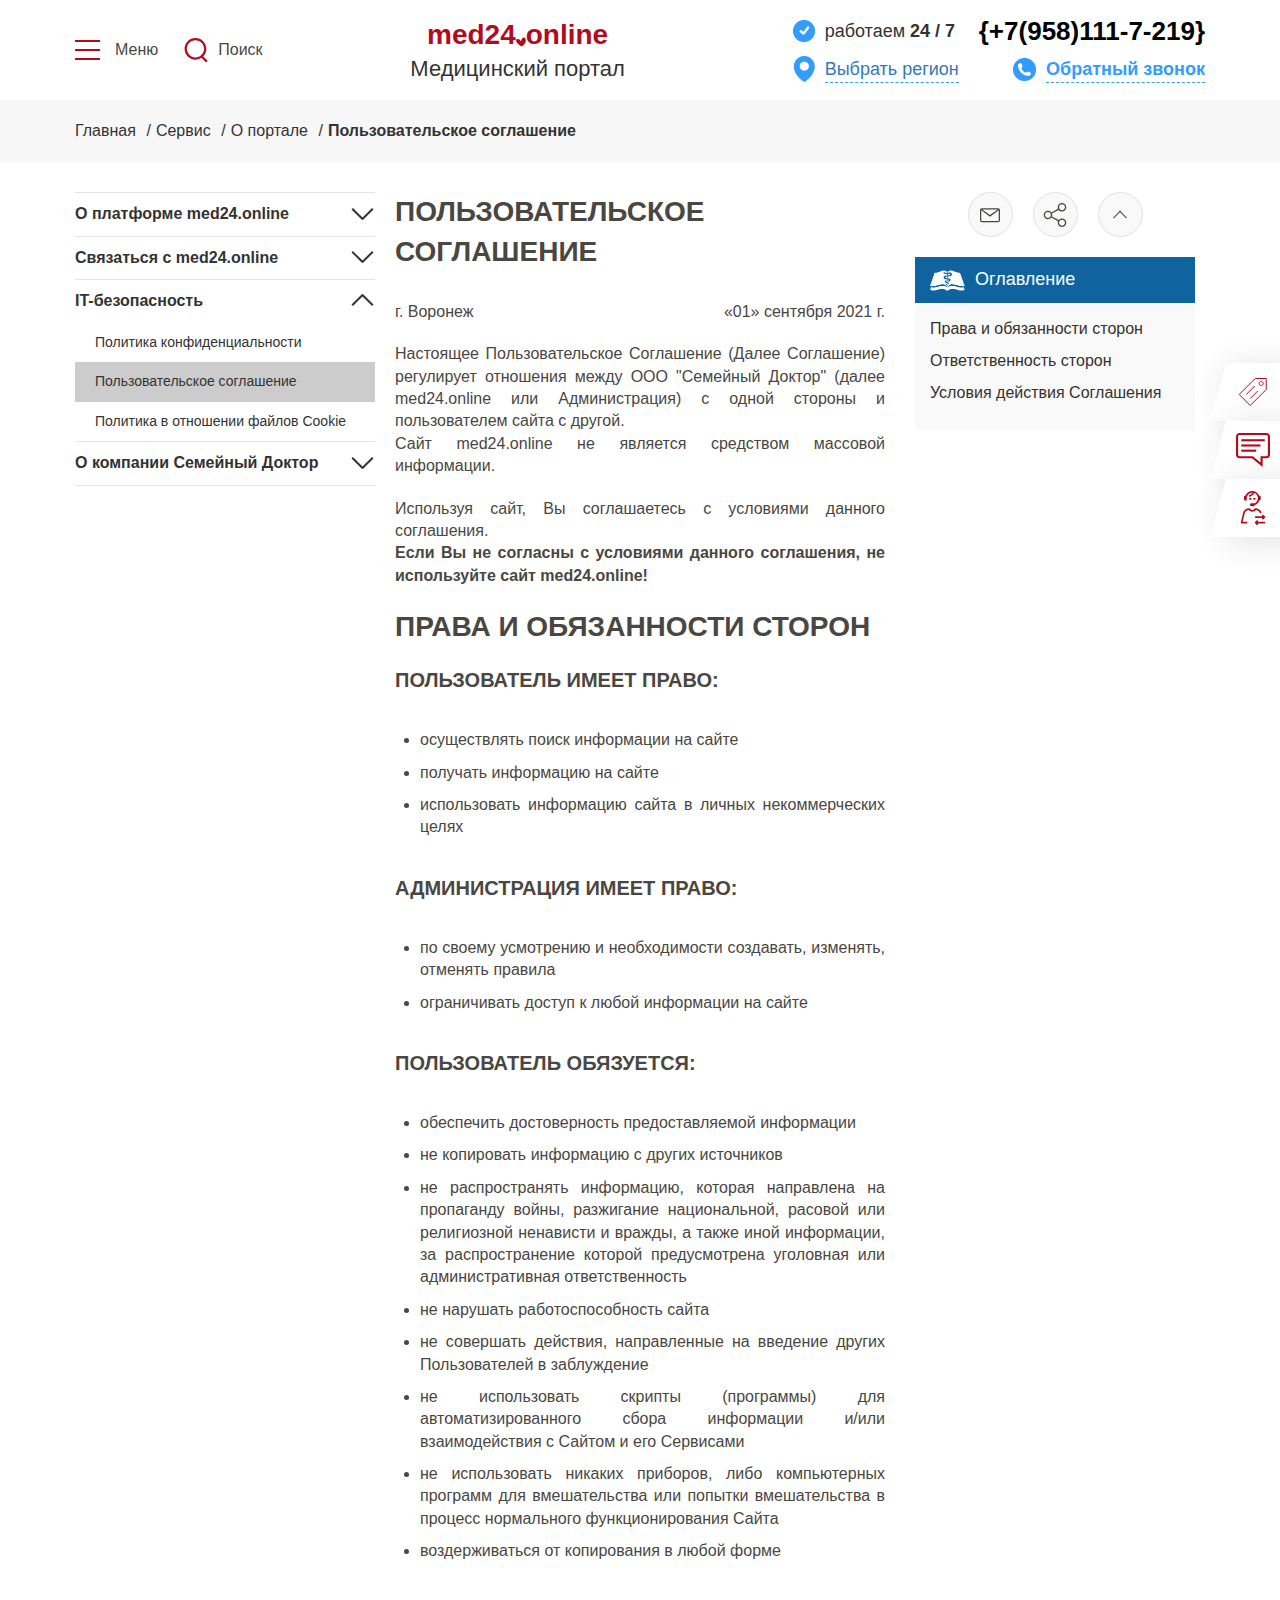
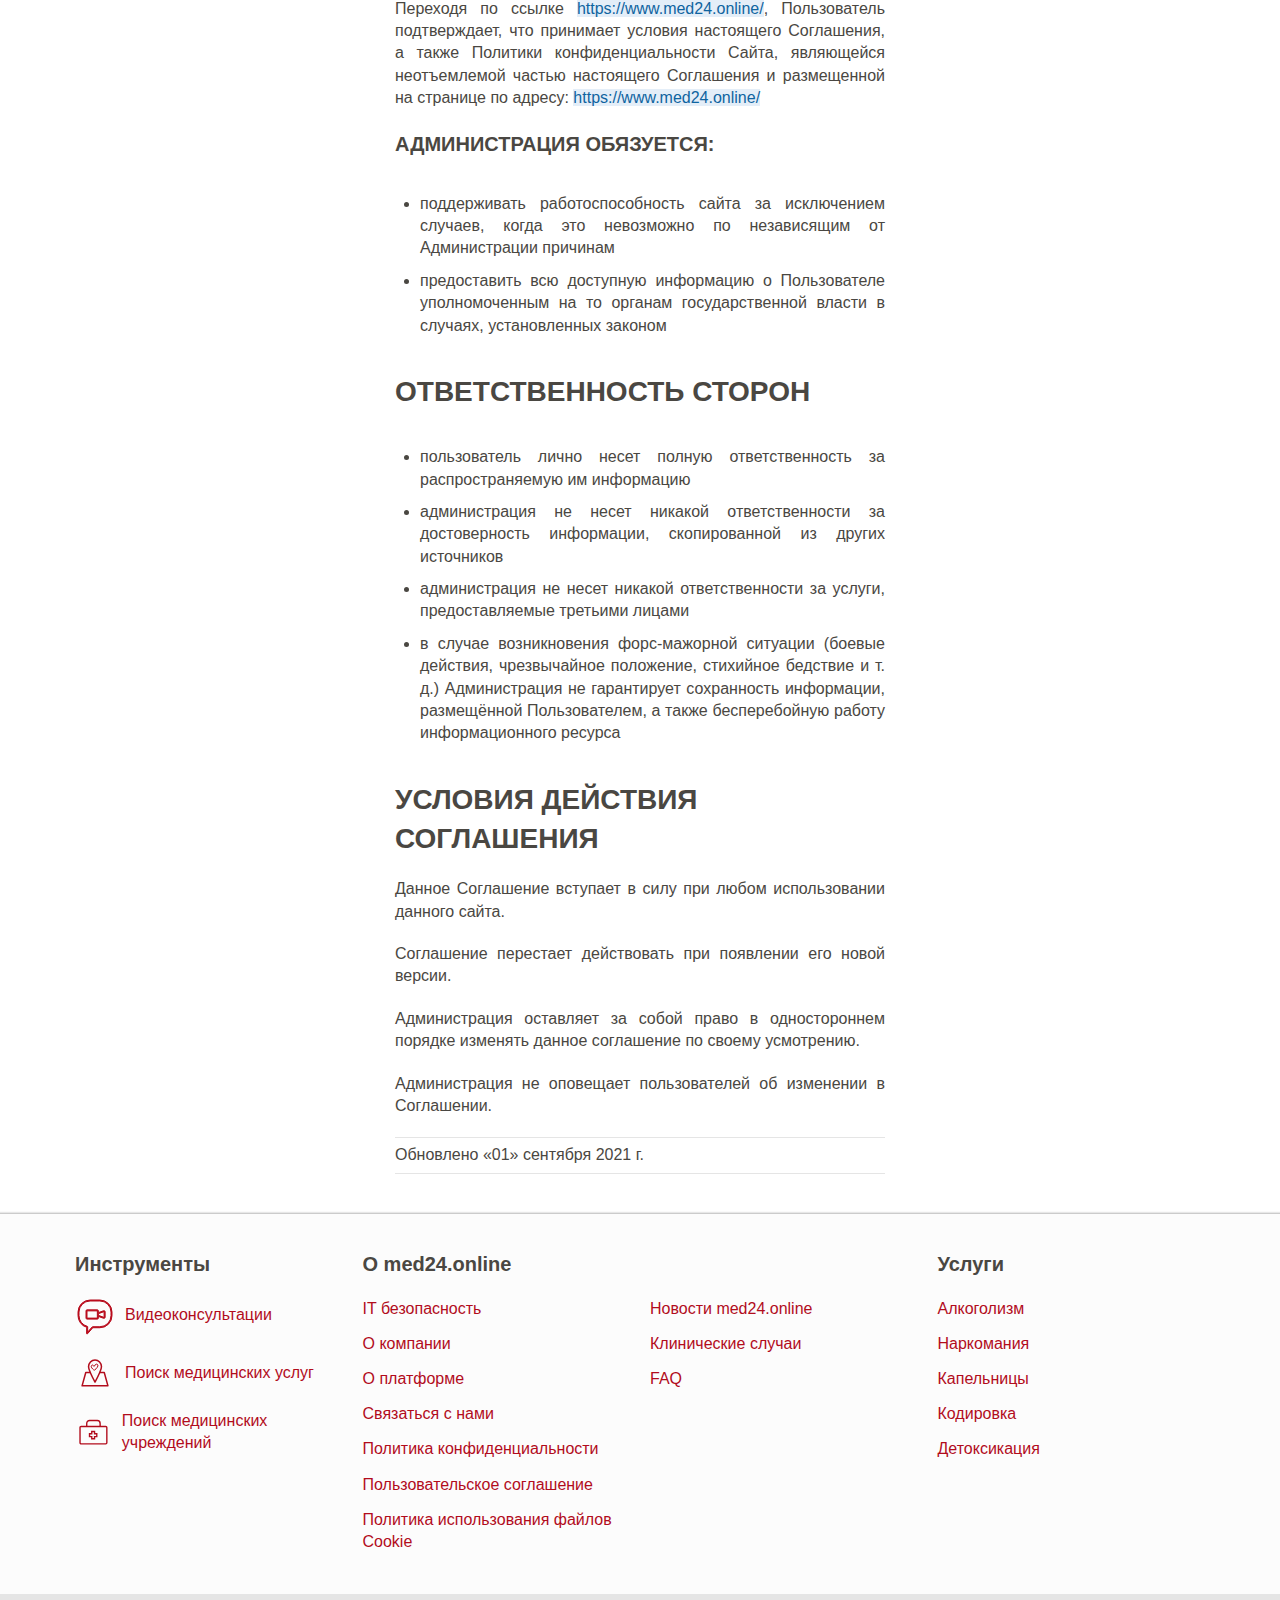
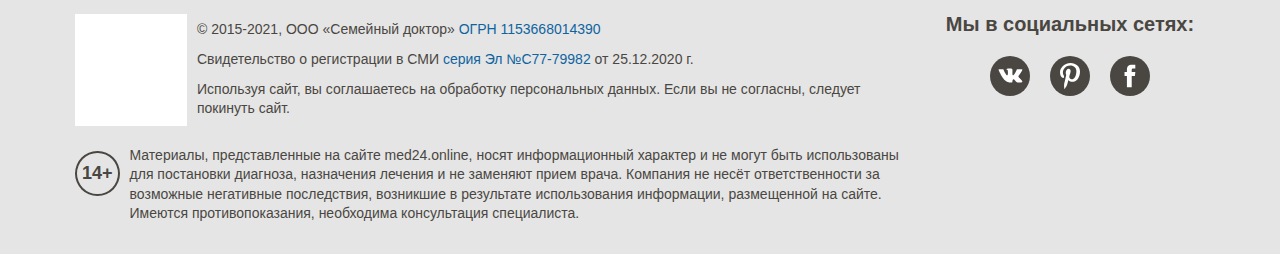
<file: policy.html>
<!DOCTYPE html>
<html lang="ru">
	<head>
	<title>Пользовательское соглашение | med24.online</title>
	<meta charset="UTF-8">
	<meta name="format-detection" content="telephone=no">
	<meta name="description" content="@@description">
	<link rel="stylesheet" href="css/style-about.min.css?_v=20210925195907">
	<link rel="shortcut icon" href="img/logo.png">
	<meta name="viewport" content="width=device-width, initial-scale=1.0">
</head>
	<body>
		<div class="wrapper">
			<header class="header">
	<div class="header__content _container">
		<div class="header__control">
			<div class="header__burger burger-header">
				<div class="burger-header__icon">
					<span></span>
					<span></span>
					<span></span>
				</div>
				<div class="burger-header__text">Меню</div>
			</div>

			<a href="#" class="header__search">
				<svg width="100%" height="100%" viewBox="0 0 14 15" version="1.1" xmlns="http://www.w3.org/2000/svg" xmlns:xlink="http://www.w3.org/1999/xlink" xml:space="preserve" style="fill-rule:evenodd;clip-rule:evenodd;stroke-linejoin:round;stroke-miterlimit:2;">
					<g transform="matrix(1,0,0,1,-2966,-3470)">
						<g transform="matrix(1.43778,0,0,2.19305,-3006.16,3416.63)">
							<g transform="matrix(0.435176,0,0,0.285304,2938.7,-0.171424)">
								<path d="M2808.63,104.56C2807.08,105.603 2805.21,106.211 2803.21,106.211C2797.83,106.211 2793.47,101.85 2793.47,96.479C2793.47,91.108 2797.83,86.747 2803.21,86.747C2808.58,86.747 2812.94,91.108 2812.94,96.479C2812.94,99.122 2811.88,101.52 2810.17,103.274L2813.47,106.579C2813.87,106.97 2813.87,107.603 2813.47,107.994C2813.08,108.384 2812.45,108.384 2812.06,107.994L2808.63,104.56ZM2803.21,88.747C2807.47,88.747 2810.94,92.212 2810.94,96.479C2810.94,100.746 2807.47,104.211 2803.21,104.211C2798.94,104.211 2795.47,100.746 2795.47,96.479C2795.47,92.212 2798.94,88.747 2803.21,88.747Z" style="fill:#b20c1c;"/>
							</g>
						</g>
					</g>
				</svg>
				Поиск
			</a>

			<a href="tel:+380660878871" class="header__mobile-phone">
				<svg version="1.1" xmlns="http://www.w3.org/2000/svg" xmlns:xlink="http://www.w3.org/1999/xlink" x="0px" y="0px" viewBox="0 0 25.625 25.625" style="enable-background:new 0 0 25.625 25.625;" xml:space="preserve">
					<g>
						<path style="fill:#b20c1c;" d="M22.079,17.835c-1.548-1.324-3.119-2.126-4.648-0.804l-0.913,0.799
							c-0.668,0.58-1.91,3.29-6.712-2.234C5.005,10.079,7.862,9.22,8.531,8.645l0.918-0.8c1.521-1.325,0.947-2.993-0.15-4.71l-0.662-1.04
							C7.535,0.382,6.335-0.743,4.81,0.58L3.986,1.3C3.312,1.791,1.428,3.387,0.971,6.419c-0.55,3.638,1.185,7.804,5.16,12.375
							c3.97,4.573,7.857,6.87,11.539,6.83c3.06-0.033,4.908-1.675,5.486-2.272l0.827-0.721c1.521-1.322,0.576-2.668-0.973-3.995
							L22.079,17.835z"/>
					</g>
				</svg>
			</a>
		</div>

		<div class="header__logo logo-header">
			<a href="main.html" class="logo-header__link">med24<img src="img/icons/heart.svg?_v=1632589147598" alt="">online</a>
			<div class="logo-header__text">Медицинский портал</div>
		</div>
		
		<div class="header__info info-header">
			<div class="info-header__column">
				<div class="info-header__item info-header__item_shedule">
					<span class="info-header__icon"></span>
					<div class="info-header__text">работаем <span>24 / 7</span></div>
				</div>
				<div class="info-header__item info-header__item_region">
					<span class="info-header__icon"></span>
					<a href="#city" class="info-header__text _popup-link">Выбрать регион</a>
				</div>
			</div>
			<div class="info-header__column">
				<div class="info-header__item info-header__item_phone">
					<a href="tel:+79581117219" class="info-header__text">{+7(958)111-7-219}</a>
				</div>
				<div class="info-header__item info-header__item_callback">
					<span class="info-header__icon"></span>
					<a href="#callback" class="info-header__text _popup-link">Обратный звонок</a>
				</div>
			</div>
		</div>

		<nav class="header__menu menu-header _spollers _one">
			<div class="menu-header__wrap">
				<div class="menu-header__block">
					<h2 class="menu-header__title _spoller">Услуги</h2>
					<ul class="menu-header__list _spollers _one">
						<li class="menu-header__item item-menu">
							<div class="item-menu__title">Алкоголизм</div>
							<span class="item-menu__icon _spoller" data-max="1023.98"></span>
							<ul class="item-menu__list">
								<li class="_spollers">
									<span class="item-menu__link"><a href="https://www.med24.online/landing/vyvod_iz_zapoya/">Вывод из запоя</a></span>
									<span class="item-menu__icon _spoller"></span>
									<ul class="item-menu__submenu">
										<li><a href="https://www.med24.online/landing/narkolog2/" class="item-menu__sublink">Вывод из запоя в стационаре</a></li>
										<li><a href="https://www.med24.online/landing/prinuditelnyj-vyvod-iz-zapoya/" class="item-menu__sublink">Принудительный вывод из запоя</a></li>
										<li><a href="https://www.med24.online/landing/vyvod-iz-zapoya-ambulatorno/" class="item-menu__sublink">Вывод из запоя амбулаторно</a></li>
									</ul>
								</li>
								<li class="_spollers">
									<span class="item-menu__link"><a href="https://www.med24.online/landing/effektivnoe_lechenie_alkogolizma/">Лечение алкоголизма</a></span>
									<span class="item-menu__icon _spoller"></span>
									<ul class="item-menu__submenu">
										<li><a href="https://www.med24.online/landing/lechenie-alkogolizma-v-statsionare/" class="item-menu__sublink">Лечение алкоголизма в стационаре</a></li>
										<li><a href="https://www.med24.online/landing/prinuditelnoe-lechenie-ot-alkogolizma/" class="item-menu__sublink">Принудительное лечение от алкоголизма</a></li>
										<li><a href="https://www.med24.online/landing/anonimnoe-lechenie-alkogolizma/" class="item-menu__sublink">Анонимное лечение алкоголизма</a></li>
										<li><a href="https://www.med24.online/landing/lechenie-zhenskogo-alkogolizma/" class="item-menu__sublink">Лечение женского алкоголизма</a></li>
										<li><a href="https://www.med24.online/landing/lechenie-alkogolizma-v-dispansere/" class="item-menu__sublink">Лечение алкоголизма в диспансере</a></li>
										<li><a href="https://www.med24.online/landing/metod-shichko/" class="item-menu__sublink">Метод Шичко</a></li>
										<li><a href="https://www.med24.online/landing/lchenie-alkogolizma-doma/" class="item-menu__sublink">Лечение алкоголизма дома</a></li>
										<li><a href="https://www.med24.online/landing/lechenie-alkogolizma-v-sanatorii/" class="item-menu__sublink">Лечение алкоголизма в санатории</a></li>
										<li><a href="https://www.med24.online/landing/skoraya-alkogolnaya-pomosch/" class="item-menu__sublink">Скорая алкогольная помощь</a></li>
										<li><a href="https://www.med24.online/landing/vip-lechenie-alkogolizma/" class="item-menu__sublink">ВИП лечение алкоголизма</a></li>
										<li><a href="https://www.med24.online/landing/lechenie-alkogolizma-u-muzhchin/" class="item-menu__sublink">Лечение алкоголизма у мужчин</a></li>
										<li><a href="https://www.med24.online/landing/lechenie-podrostkovogo-alkogolizma/" class="item-menu__sublink">Лечение подросткового алкоголизма</a></li>
										<li><a href="https://www.med24.online/landing/lechenie-khronicheskogo-alkogolizma/" class="item-menu__sublink">Лечение хронического алкоголизма</a></li>
										<li><a href="https://www.med24.online/landing/lechenie-alkogolizma-ambulatorno/" class="item-menu__sublink">Лечение алкоголизма амбулаторно</a></li>
										<li><a href="https://www.med24.online/landing/lechenie-alkogolizma-3-stadii/" class="item-menu__sublink">Лечение алкоголизма 3 стадии</a></li>
										<li><a href="https://www.med24.online/landing/psikhiatricheskoe-lechenie-alkogolizma/" class="item-menu__sublink">Психиатрическое лечение алкоголизма</a></li>
									</ul>
								</li>
								<li><a href="https://www.med24.online/landing/reabilitatsionnyj-tsentr-alkogolizma/" class="item-menu__link">Реабилитационный центр алкоголизма</a></li>
								<li><a href="https://www.med24.online/landing/vytrezvlenie/" class="item-menu__link">Вытрезвление</a></li>
								<li><a href="https://www.med24.online/uslugi/vytrezvitel/" class="item-menu__link">Вытрезвитель</a></li>
								<li><a href="https://www.med24.online/landing/snyatie-alkogolnoj-intoksikatsii/" class="item-menu__link">Снятие алкогольной интоксикации</a></li>
								<li><a href="https://www.med24.online/landing/snyatie-pokhmelya-na-domu/" class="item-menu__link">Снятие похмелья на дому</a></li>
							</ul>
						</li>

						<li class="menu-header__item item-menu">
							<div class="item-menu__title">Наркомания</div>
							<span class="item-menu__icon _spoller" data-max="1023.98"></span>
							<ul class="item-menu__list">
								<li><a href="https://www.med24.online/landing/narkolog_na_dom/" class="item-menu__link">Нарколог на дом</a></li>
								<li class="_spollers">
									<span class="item-menu__link"><a href="https://www.med24.online/landing/lechenie-narkomanii/">Лечение наркомании</a></span>
									<span class="item-menu__icon _spoller"></span>
									<ul class="item-menu__submenu">
										<li><a href="https://www.med24.online/landing/prinuditelnoe-lechenie-narkozavisimosti/" class="item-menu__sublink">Принудительное лечение наркозависимости</a></li>
										<li><a href="https://www.med24.online/landing/anonimnoe-lechenie-narkozavisimosti/" class="item-menu__sublink">Анонимное лечение наркозависимости</a></li>
										<li><a href="https://www.med24.online/landing/gipnoz-ot-narkozavisimosti/" class="item-menu__sublink">Гипноз от наркозависимости</a></li>
									</ul>
								</li>
								<li><a href="https://www.med24.online/landing/narkologicheskaya_pomosch/" class="item-menu__link">Скорая наркологическая помощь</a></li>
								<li><a href="https://www.med24.online/landing/snyatie_lomki/" class="item-menu__link">Снятие ломки</a></li>
								<li><a href="https://www.med24.online/landing/reabilitatsionnyj-tsentr-dlya-narkomanov/" class="item-menu__link">Реабилитационный центр для наркоманов</a></li>
								<li><a href="https://www.med24.online/landing/reabilitatsiya-narkomanov/" class="item-menu__link">Реабилитация наркоманов</a></li>
								<li><a href="https://www.med24.online/landing/narkologicheskaya-pomosch-anonimno/" class="item-menu__link">Наркологическая помощь анонимно</a></li>
								<li><a href="https://www.med24.online/landing/kruglosutochnaya-narkologicheskaya-pomosch/" class="item-menu__link">Круглосуточная наркологическая помощь</a></li>
							</ul>
						</li>

						<li class="menu-header__item item-menu">
							<div class="item-menu__title"><a href="https://www.med24.online/landing/kodirovka_ot_alkogolya/">Кодирование от алкоголизма</a></div>
							<span class="item-menu__icon _spoller" data-max="1023.98"></span>
							<ul class="item-menu__list">
								<li><a href="https://www.med24.online/landing/kodirovanie_metodom_torpedo/" class="item-menu__link">Торпеда от алкоголизма</a></li>
								<li><a href="https://www.med24.online/landing/kodirovanie_po_metodu_dovzhenko/" class="item-menu__link">Кодирование по методу Довженко</a></li>
								<li><a href="https://www.med24.online/landing/vshivanie_ot_alkogolizma/" class="item-menu__link">Вшивание ампулы</a></li>
								<li><a href="https://www.med24.online/landing/kodirovanie_ukolom/" class="item-menu__link">Кодирование от алкоголизма уколом</a></li>
								<li><a href="https://www.med24.online/landing/kodirovka-ot-alkogolya-na-domu/" class="item-menu__link">Кодировка от алкоголя на дому</a></li>
								<li><a href="https://www.med24.online/landing/kodirovanie_gipnozom/" class="item-menu__link">Кодирование гипнозом</a></li>
								<li><a href="https://www.med24.online/landing/vshivanie-esperal/" class="item-menu__link">Вшивание Эспераль</a></li>
								<li><a href="https://www.med24.online/landing/kodirovanie_lazerom/" class="item-menu__link">Лазерное кодирование</a></li>
								<li><a href="https://www.med24.online/landing/kodirovanie-vivitrol/" class="item-menu__link">Кодирование Вивитрол</a></li>
								<li><a href="https://www.med24.online/landing/kodirovanie-disulfiram/" class="item-menu__link">Кодирование Дисульфирам</a></li>
								<li><a href="https://www.med24.online/landing/kodirovanie-sit/" class="item-menu__link">Кодирование SIT</a></li>
								<li><a href="https://www.med24.online/landing/kodirovanie-akvilong/" class="item-menu__link">Кодирование Аквилонг</a></li>
								<li><a href="https://www.med24.online/landing/kodirovanie-naltrekson/" class="item-menu__link">Кодирование Налтрексон</a></li>
								<li><a href="https://www.med24.online/landing/igloukalyvanie-ot-alkogolizma/" class="item-menu__link">Иглоукалывание от алкоголизма</a></li>
							</ul>
						</li>

						<li class="menu-header__item item-menu">
							<div class="item-menu__title"><a href="https://www.med24.online/landing/kapelnitsy/">Капельницы</a></div>
							<span class="item-menu__icon _spoller" data-max="1023.98"></span>
							<ul class="item-menu__list">
								<li><a href="https://www.med24.online/landing/medsestra_kapelniczy_na_dom/" class="item-menu__link">На дому</a></li>
								<li class="_spollers">
									<span class="item-menu__link"><a href="https://www.med24.online/landing/kapelnicza_ot_alkogolya/">Капельница от запоя</a></span>
									<span class="item-menu__icon _spoller"></span>
									<ul class="item-menu__submenu">
										<li><a href="https://www.med24.online/landing/kapelnitsa-ot-zapoya-v-klinike/" class="item-menu__sublink">Капельница от запоя в клинике</a></li>
									</ul>
								</li>
								<li><a href="https://www.med24.online/landing/prokapatsya/" class="item-menu__link">Прокапаться</a></li>
								<li><a href="https://www.med24.online/landing/kapelnitsy-dlya-detoksikatsii/" class="item-menu__link">Капельницы для детоксикации</a></li>
								<li><a href="https://www.med24.online/landing/kapelnicza_narkotikov/" class="item-menu__link">Капельница от наркотиков</a></li>
								<li><a href="https://www.med24.online/landing/kapelnicza_ot_pohmelya/" class="item-menu__link">Капельница от похмелья</a></li>
								<li><a href="https://www.med24.online/landing/vitaminnye-kapelnitsy/" class="item-menu__link">Витаминные капельницы</a></li>
								<li><a href="https://www.med24.online/landing/kapelnitsa-pri-alkogolnoj-intoksikatsii/" class="item-menu__link">Капельница при алкогольной интоксикации</a></li>
							</ul>
						</li>

						<li class="menu-header__item item-menu">
							<div class="item-menu__title"><a href="https://www.med24.online/landing/detoksikatsiya/">Детоксикация</a></div>
							<span class="item-menu__icon _spoller" data-max="1023.98"></span>
							<ul class="item-menu__list">
								<li><a href="https://www.med24.online/landing/detoksikacziya_ot_narkotikov/" class="item-menu__link">От наркотиков</a></li>
								<li><a href="https://www.med24.online/landing/ubod/" class="item-menu__link">УБОД</a></li>
								<li><a href="https://www.med24.online/landing/detoksikacziya_alkogolya/" class="item-menu__link">От алкоголя</a></li>
								<li><a href="https://www.med24.online/landing/detoksikatsiya-na-domu/" class="item-menu__link">Детоксикация на дому</a></li>
							</ul>
						</li>
					</ul>
				</div>
				
				<div class="menu-header__block">
					<h2 class="menu-header__title _spoller">Пункт меню №2</h2>
					<ul class="menu-header__list"></ul>
				</div>
				
				<div class="menu-header__block">
					<h2 class="menu-header__title _spoller">Пункт меню №3</h2>
					<ul class="menu-header__list"></ul>
				</div>
				
				<div class="menu-header__block">
					<h2 class="menu-header__title _spoller">Пункт меню №4</h2>
					<ul class="menu-header__list"></ul>
				</div>
				
				<div class="menu-header__footer footer-menu">
					<div class="footer-menu__column">
						<a href="#" class="footer-menu__link">
							<span>Найти медицинское учреждение</span>
							<svg xmlns="http://www.w3.org/2000/svg" xmlns:xlink="http://www.w3.org/1999/xlink" width="40px" height="40px" viewBox="0 0 40 40" version="1.1">
								<g stroke="none" stroke-width="1" fill="none" fill-rule="evenodd">
									<g transform="translate(-300.000000, -200.000000)">
										<g transform="translate(300.000000, 200.000000)">
											<g transform="translate(7.000000, 7.000000)">
												<polyline stroke="#B20C1C" stroke-width="1.5" stroke-linecap="round" stroke-linejoin="round" points="8.27581632 12.4908201 3.77265369 12.4908201 0.0769929324 25.8567931 25.9466182 25.8567931 22.2509575 12.4908201 17.7477948 12.4908201"/>
												<path d="M8.27581632,12.4908201 C7.29092273,10.1794614 6.54439926,8.01608323 6.54439926,6.7625459 C6.54439926,3.07162791 9.43994946,0.0795593635 13.0118056,0.0795593635 C16.5836617,0.0795593635 19.4792119,3.07162791 19.4792119,6.7625459 C19.4792119,8.01608323 18.7326884,10.1794614 17.7477948,12.4908201 C15.8315947,16.9856059 13.0118056,22.0379437 13.0118056,22.0379437 C13.0118056,22.0379437 10.1920164,16.9856059 8.27581632,12.4908201 L8.27581632,12.4908201 Z" stroke="#B20C1C" stroke-width="1.5" stroke-linecap="round" stroke-linejoin="round"/>
												<path d="M14.2255818,4.18897972 C13.4496149,4.34809845 12.8083365,5.07166993 12.4977487,6.00996794 C12.4759707,6.07596033 12.4186778,6.16439685 12.3432925,6.19287072 L11.9218044,6.33524011 C11.8209555,6.36471895 11.7268075,6.26623283 11.6963183,6.19287072 C11.3823801,5.40632173 10.8767954,4.89178202 10.286109,5.01572713 C9.72390152,5.13732734 9.06888627,5.80897586 9.27192424,6.86217434 C9.49741031,8.03730801 11.7653378,10.1708389 12.238423,10.1835684 C12.7292656,10.193283 15.4565415,7.85206031 15.8760193,5.98752382 C16.2097252,4.4914728 15.053816,4.01143672 14.2255818,4.18897972 L14.2255818,4.18897972 Z" fill="#B20C1C"/>
											</g>
										</g>
									</g>
								</g>
							</svg>
						</a>
					</div>
					<div class="footer-menu__column">
						<a href="#" class="footer-menu__link">
							<span>Медицинские услуги</span>
							<svg xmlns="http://www.w3.org/2000/svg" width="40" height="40" viewBox="0 0 40 40"><defs><style>.cls-1{fill:#db091c;}</style></defs><g id="Ikoner_-_outlinet" data-name="Ikoner - outlinet"><path class="cls-1" d="M34.5,13H28V11.5A2.5,2.5,0,0,0,25.5,9h-11A2.5,2.5,0,0,0,12,11.5V13H5.5A1.5,1.5,0,0,0,4,14.5v19A1.5,1.5,0,0,0,5.5,35h29A1.5,1.5,0,0,0,36,33.5v-19A1.5,1.5,0,0,0,34.5,13ZM13,11.5A1.5,1.5,0,0,1,14.5,10h11A1.5,1.5,0,0,1,27,11.5V13H13Zm22,22a.5.5,0,0,1-.5.5H5.5a.5.5,0,0,1-.5-.5v-19a.5.5,0,0,1,.5-.5h29a.5.5,0,0,1,.5.5ZM25.63,21.63H22.38V18.38a.5.5,0,0,0-.5-.5H18.13a.5.5,0,0,0-.5.5v3.25H14.38a.5.5,0,0,0-.5.5v3.75a.5.5,0,0,0,.5.5h3.25v3.25a.5.5,0,0,0,.5.5h3.75a.51.51,0,0,0,.5-.5V26.38h3.25a.51.51,0,0,0,.5-.5V22.13A.5.5,0,0,0,25.63,21.63Zm-.5,3.75H21.88a.5.5,0,0,0-.5.5v3.25H18.63V25.88a.5.5,0,0,0-.5-.5H14.88V22.63h3.25a.51.51,0,0,0,.5-.5V18.88h2.75v3.25a.5.5,0,0,0,.5.5h3.25Z"/></g></svg>
						</a>
					</div>
					<div class="footer-menu__column">
						<a href="#" class="footer-menu__link">
							<span>Медицинский справочник</span>
							<svg xmlns="http://www.w3.org/2000/svg" xmlns:xlink="http://www.w3.org/1999/xlink" width="40px" height="40px" viewBox="0 0 40 40" version="1.1">
								<g stroke="none" stroke-width="1" fill="none" fill-rule="evenodd">
									<g transform="translate(-100.000000, -400.000000)">
										<g transform="translate(100.000000, 400.000000)">
											<g transform="translate(4.000000, 10.000000)">
												<path d="M31.1067774,16.4150943 C27.5245887,17.7512453 24.3342491,14.338717 20.0716075,14.338717 C18.2005132,14.338717 16.4211925,16.0353208 16.0728151,16.2623396 C16.0643623,16.277434 16.0547019,16.2943396 16.0468528,16.309434 L16.0076075,16.309434 C16.000966,16.2973585 15.9925132,16.2822642 15.9858717,16.2701887 C15.6755321,16.066717 13.8738717,14.338717 11.9756075,14.338717 C7.67130566,14.338717 4.43809811,17.8442264 0.81485283,16.4150943" stroke="#B20C1C" stroke-width="1.5" stroke-linecap="round" stroke-linejoin="round"/>
												<path d="M0.81509434,16.4150943 L0.0978113208,19.3295094 C5.16226415,21.1021887 6.89388679,18.3489811 11.5290566,18.3489811 C13.4442264,18.3489811 15.1710189,19.8783396 15.1710189,19.8783396 L16.8754717,19.8783396 C16.8754717,19.8783396 18.6028679,18.3489811 20.5180377,18.3489811 C25.1393208,18.3489811 26.8751698,21.0858868 31.9046038,19.344 L31.1070189,16.4150943" stroke="#B20C1C" stroke-width="1.5" stroke-linecap="round" stroke-linejoin="round"/>
												<path d="M16.1330717,0.748498113 C11.0172981,-1.49029434 10.1985811,1.99649811 4.29669434,2.10578113 L3.62650566,4.03302642 L0.000241509434,14.4577811 C0.457298113,14.5127245 0.896241509,14.5489509 1.31646792,14.5652528 C5.94680755,14.754234 8.43797736,12.239517 11.8293736,12.239517 C14.412317,12.239517 15.5148075,14.7826113 15.9857509,15.6399698 M16.0726943,15.6327245 C16.5460528,14.7711396 17.6491472,12.239517 20.2248453,12.239517 C23.6071849,12.239517 26.1635623,14.7246491 30.6809962,14.5652528 C31.1024302,14.551366 31.5413736,14.5181585 32.0002415,14.4650264 L28.3709585,4.03302642 L27.700166,2.10396981 C21.8145811,1.97234717 21.6231849,-1.52893585 16.4186566,0.799215094" stroke="#B20C1C" stroke-width="1.5" stroke-linecap="round" stroke-linejoin="round"/>
												<path d="M17.917766,5.48950943 C17.917766,5.48950943 17.3870491,5.53781132 16.616634,5.62716981 L16.6727849,4.38339623 C17.4329358,4.2789434 17.8736906,4.2010566 17.8736906,4.2010566 C18.3645585,4.11049057 18.4985962,3.84664151 18.4871245,3.55139623 C18.4714264,3.13962264 18.1387472,2.94641509 17.749917,2.94641509 C17.749917,2.94641509 13.2198038,2.98867925 12.7506717,2.90354717 C12.2821434,2.81841509 12.264634,2.76709434 12.264634,2.76709434 C12.264634,2.76709434 12.9795019,2.57811321 12.9541434,2.58656604 C12.9287849,2.59501887 11.829917,2.44286792 11.7882566,2.33056604 C11.7695396,2.27984906 12.5671245,1.75879245 12.9601811,1.69781132 C13.4915019,1.61509434 14.1961057,1.98701887 14.7153509,1.9610566 C15.2339925,1.93569811 18.0771623,1.73162264 18.4955774,1.7485283 L18.5040302,1.7485283 C19.4356528,1.75939623 20.245917,2.44226415 20.1958038,3.50671698 C20.1505208,4.46732075 19.6705208,5.27335849 17.917766,5.48950943 L17.917766,5.48950943 Z M15.5841811,3.18188679 L16.3539925,3.18188679 L16.2428981,6.9874717 L15.6753509,6.89630189 L15.5841811,3.18188679 Z M17.7420679,10.157283 C17.7420679,10.157283 17.1298415,10.1639245 16.4892377,10.1723774 L16.5115774,9.25645283 C16.981917,9.23169811 17.2361057,9.21116981 17.269917,9.20875472 C17.3822189,9.20030189 17.5379925,9.08558491 17.5379925,8.93524528 C17.5379925,8.78430189 17.4317283,8.67803774 17.269917,8.6605283 C16.7814642,8.60860377 14.037917,8.04528302 14.037917,8.04528302 C13.1111245,7.84060377 12.5248604,7.35275472 12.5248604,6.50022642 C12.5248604,5.0674717 13.7197283,4.80543396 13.9207849,4.76015094 C14.0149736,4.73841509 14.5330113,4.6285283 15.3070491,4.52045283 L15.3408604,5.78716981 C14.8892377,5.83849057 14.7515774,5.85479245 14.7244075,5.85479245 C14.3561057,5.90611321 14.1327094,6.112 14.1327094,6.41449057 C14.1327094,6.71637736 14.3005585,6.84739623 14.6350491,6.90415094 C14.6350491,6.90415094 15.952483,7.19033962 17.437766,7.44150943 C17.8622189,7.53207547 19.0232755,7.73735849 19.0148226,8.8754717 C19.0093887,9.52150943 18.6211623,10.1331321 17.7420679,10.157283 L17.7420679,10.157283 Z M15.7127849,8.68286792 L16.2127094,8.76256604 L16.157766,10.7085283 L15.7641057,10.6288302 L15.7127849,8.68286792 Z M16.9716528,12.5107925 L16.221766,12.8398491 L16.2428981,12.0700377 C16.2428981,12.0700377 16.368483,12.018717 16.3545962,11.9058113 C16.3437283,11.8152453 16.304483,11.7802264 16.1921811,11.7403774 L14.7358792,11.4246038 C14.0650868,11.2875472 13.7305962,10.893283 13.7305962,10.3806792 C13.7305962,9.84815094 14.0904453,9.42188679 14.6265962,9.34641509 C14.6265962,9.34641509 14.9484075,9.3234717 15.4628226,9.29750943 L15.496634,10.1862642 C15.3903698,10.1868679 15.4314264,10.189283 15.4163321,10.189283 C14.9302943,10.2092075 14.9478038,10.3601509 14.9478038,10.4458868 C14.9478038,10.5376604 15.0480302,10.5750943 15.120483,10.6197736 L16.8877283,11.1076226 C17.3677283,11.2440755 17.4824453,11.578566 17.4824453,11.7832453 C17.4824453,11.9118491 17.4739925,12.2710943 16.9716528,12.5107925 L16.9716528,12.5107925 Z M15.7852377,11.8442264 L16.136634,11.9070189 L16.0907472,13.4297358 L15.8232755,13.2335094 L15.7852377,11.8442264 Z M16.0828981,14.7109434 C16.048483,14.5606038 15.2116528,13.7135094 15.2116528,13.7135094 C15.024483,13.5637736 14.9514264,13.3578868 14.9514264,13.1248302 C14.9514264,12.8579623 15.0975396,12.6635472 15.2961811,12.5675472 C15.2961811,12.5675472 15.5721057,12.421434 15.6844075,12.3616604 L15.7182189,13.1882264 C15.7182189,13.3095849 15.8033509,13.3717736 15.8975396,13.4412075 C16.4771623,13.869283 16.1155019,14.8606792 16.0828981,14.7109434 L16.0828981,14.7109434 Z" fill="#B20C1C"/>
											</g>
										</g>
									</g>
								</g>
							</svg>
						</a>
					</div>
					<div class="footer-menu__column">
						<a href="https://www.med24.online/articles/contacts/" class="footer-menu__link">
							<span>Контакты</span>
						</a>
					</div>
				</div>
			</div>
		</nav>

		<div class="mobile-menu">
			<div class="mobile-menu__item">
				<a href="tel:+79618500942" class="mobile-menu__link">
					<svg version="1.1" xmlns="http://www.w3.org/2000/svg" xmlns:xlink="http://www.w3.org/1999/xlink" x="0px" y="0px" viewBox="0 0 25.625 25.625" style="enable-background:new 0 0 25.625 25.625;" xml:space="preserve">
						<g>
							<path style="fill:#4a4742;" d="M22.079,17.835c-1.548-1.324-3.119-2.126-4.648-0.804l-0.913,0.799
								c-0.668,0.58-1.91,3.29-6.712-2.234C5.005,10.079,7.862,9.22,8.531,8.645l0.918-0.8c1.521-1.325,0.947-2.993-0.15-4.71l-0.662-1.04
								C7.535,0.382,6.335-0.743,4.81,0.58L3.986,1.3C3.312,1.791,1.428,3.387,0.971,6.419c-0.55,3.638,1.185,7.804,5.16,12.375
								c3.97,4.573,7.857,6.87,11.539,6.83c3.06-0.033,4.908-1.675,5.486-2.272l0.827-0.721c1.521-1.322,0.576-2.668-0.973-3.995
								L22.079,17.835z"/>
						</g>
					</svg>
					<span>Позвонить</span>
				</a>
			</div>

			<div class="mobile-menu__item">
				<a href="#callback" class="mobile-menu__link _popup-link">
					<svg version="1.1" xmlns="http://www.w3.org/2000/svg" xmlns:xlink="http://www.w3.org/1999/xlink" x="0px" y="0px" viewBox="0 0 365.624 365.624" style="enable-background:new 0 0 365.624 365.624;" xml:space="preserve">
						<path style="fill:#4a4742;" d="M85.063,86.627V66.679c0-8.151,6.714-14.731,17.554-17.151C114.042,20.557,142.145,0,175.126,0
							c32.939,0,61.198,20.501,72.652,49.414c11.144,2.321,18.285,8.982,18.285,17.265v19.948c0,7.981-6.636,14.4-17.09,16.938
							c-7.745,22.485-25.535,40.518-48.729,48.359c-2.073,6.602-8.249,11.29-15.525,11.29h-19.217c-8.971,0-16.27-7.03-16.27-16.001
							c0-8.97,7.299-15.999,16.27-15.999h19.217c3.988,0,7.646,1.289,10.478,3.678c23.82-8.396,40-31.077,40-56.804
							c0-24.956-15.295-46.408-37.002-55.476c-10.631,19.366-27.81,33.509-47.567,39.035c-4.783,1.345-9.751-1.455-11.091-6.242
							c-1.339-4.787,1.459-9.753,6.245-11.092c13.652-3.819,25.78-13.176,34.12-26.124c-1.578-0.125-3.164-0.188-4.773-0.188
							c-33.132,0-60.066,26.955-60.066,60.087v17.224c0,2.645-1.094,5.155-3.111,6.865c-2.016,1.71-4.611,2.447-7.224,2.014
							C92.674,102.189,85.063,95.296,85.063,86.627z M167.203,84.213c0-4.971-4.029-9-9-9h-10.001c-4.971,0-9,4.029-9,9s4.029,9,9,9
							h10.001C163.173,93.213,167.203,89.184,167.203,84.213z M283.434,272.213h-72.078c-4.971,0-9,4.029-9,9s4.029,9,9,9h72.079
							l-0.93,0.969c-3.558,3.472-3.628,9.201-0.157,12.759c1.765,1.808,4.103,2.73,6.443,2.73c2.266,0,4.534-0.843,6.284-2.55
							l16.638-16.229c0.094-0.088,0.186-0.176,0.275-0.269c1.056-1.082,1.784-2.36,2.187-3.716c0.001-0.005,0.003-0.01,0.004-0.015
							c0.193-0.652,0.079-1.337,0.118-2.043c0.001-0.009-0.234-0.016-0.234-0.024c0-0.006,0-0.01,0-0.016c0-0.004,0-0.007,0-0.01
							c0-0.163,0.249-0.327,0.248-0.49c-0.004-1.214-0.13-2.371-0.569-3.427c-0.389-0.938-0.884-1.822-1.605-2.611
							c-0.002-0.002,0.026-0.004,0.024-0.006s0.103-0.004,0.101-0.006c-0.097-0.106-0.198-0.21-0.198-0.312c0,0,0-0.001,0-0.002
							c0-0.005-0.1-0.01-0.104-0.015c-0.004-0.004-0.053-0.008-0.058-0.013c-0.001-0.001-0.024-0.002-0.026-0.004
							c-0.046-0.045-0.103-0.09-0.15-0.133l-16.643-16.233c-3.558-3.473-9.26-3.402-12.729,0.156c-3.472,3.558-3.403,9.193,0.155,12.664
							L283.434,272.213z M305.547,331.213h-72.079l0.929-0.874c3.558-3.472,3.628-9.154,0.157-12.712c-3.473-3.557-9.17-3.62-12.728-0.149
							l-16.612,16.212c-0.103,0.096-0.203,0.196-0.303,0.298c-0.943,0.968-1.771,2.094-2.192,3.29c-0.331,0.938-0.656,1.947-0.656,2.998
							c0,0.026,0,0.052,0,0.078c0,0.001,0,0.002,0,0.003c0,0.006,0,0.013,0,0.02c0,0.003,0,0.007,0,0.01c0,0.005,0,0.01,0,0.015
							s0,0.011,0,0.015c0,0.005,0,0.008,0,0.012c0,0.006,0,0.012,0,0.018c0,0.004,0,0.007,0,0.011c0,0.006,0,0.012,0,0.019
							c0,0.003,0,0.006,0,0.01c0,0.006,0,0.012,0,0.018c0,0.004,0,0.007,0,0.011c0,0.006,0,0.011,0,0.017c0,0.004,0,0.009,0,0.013
							s0,0.009,0,0.013c0,0.006,0,0.011,0,0.016c0,0.003,0,0.006,0,0.008c0,0.792,0.302,1.557,0.52,2.284
							c0.001,0.002,0.075,0.004,0.076,0.006c0.001,0.003,0.039,0.006,0.04,0.01c0.403,1.343,1.147,2.612,2.194,3.686
							c0.1,0.102,0.209,0.2,0.312,0.296l16.617,16.208c1.75,1.707,4.021,2.558,6.286,2.558c2.341,0,4.681-0.907,6.445-2.715
							c3.471-3.558,3.401-9.287-0.157-12.759l-0.929-0.938h72.08c4.971,0,9-4.029,9-9S310.518,331.213,305.547,331.213z M192.499,93.213
							h10c4.971,0,9-4.029,9-9s-4.029-9-9-9h-10c-4.971,0-9,4.029-9,9S187.528,93.213,192.499,93.213z M212.038,204.005
							c20.401,1.608,39.704,14.452,43.356,29.476c1.173,4.829,6.037,7.794,10.871,6.619c4.83-1.174,7.793-5.852,6.619-10.682
							c-5.915-24.333-34.52-43.205-65.12-43.205h-1.237c-3.844,0-7.264,2.252-8.512,5.888c-2.12,6.173-10.586,12.327-22.665,12.327
							c-12.081,0-20.547-6.107-22.666-12.279c-1.249-3.637-4.668-5.936-8.513-5.936h-1.236c-30.601,0-59.206,18.872-65.122,43.205
							L51.388,338.021c-0.123,0.455-0.211,0.877-0.261,1.357c-0.126,1.181-0.015,2.322,0.302,3.415c0.205,0.716,0.498,1.586,0.864,2.216
							c0.001,0.002,0.002,0.204,0.004,0.204c0,0,0.001,0,0.002,0c1.188,2,3.175,3.413,5.653,4.015c0.715,0.174,1.429,0.123,2.133,0.123
							c0.101,0,0.199-0.138,0.299-0.138h53.992c4.971,0,9-4.029,9-9s-4.029-9-9-9H71.53l23.773-97.764
							c3.653-15.022,22.955-27.851,43.357-29.46c6.951,11.05,21.071,18.337,36.689,18.337
							C190.966,222.326,205.085,215.054,212.038,204.005z"/>
					</svg>
					<span>Перезвоним</span>
				</a>
			</div>

			<div class="mobile-menu__item">
				<div class="mobile-menu__link mobile-menu__link_social">
					<svg version="1.1" xmlns="http://www.w3.org/2000/svg" xmlns:xlink="http://www.w3.org/1999/xlink" x="0px" y="0px" viewBox="0 0 490 490" style="enable-background:new 0 0 490 490;" xml:space="preserve">
						<g>
							<g>
								<path style="fill:#4a4742;" d="M383.947,490L230.709,364.252H50.713c-27.924,0-50.631-23.111-50.631-51.528V51.528C0.082,23.111,22.789,0,50.713,0
									h388.574c27.924,0,50.631,23.111,50.631,51.528v261.197c0,28.417-22.707,51.528-50.631,51.528h-55.34V490z M50.713,30.615
									c-11.032,0-20.016,9.388-20.016,20.913v261.197c0,11.525,8.984,20.913,20.016,20.913h190.938l111.681,91.635v-91.635h85.954
									c11.032,0,20.016-9.388,20.016-20.913V51.528c0-11.525-8.984-20.913-20.016-20.913H50.713z"/>
							</g>
							<g><rect style="fill:#4a4742;" x="75.812" y="89.512" width="338.376" height="30.615"/></g>
							<g><rect style="fill:#4a4742;" x="75.812" y="164.569" width="277.147" height="30.615"/></g>
							<g><rect style="fill:#4a4742;" x="75.812" y="239.611" width="215.917" height="30.615"/></g>
						</g>
					</svg>
					<span>Написать</span>
				</div>
				<div class="mobile-menu__socials">
					<a href="viber://chat?number=%2B79618500942" class="mobile-menu__social">
						<svg xmlns="http://www.w3.org/2000/svg" width="32" height="32" viewBox="0 0 32 32">
							<path style="fill:#665CAC;" d="M15.198 0.005c-2.568 0.031-8.089 0.453-11.177 3.286-2.297 2.276-3.099 5.641-3.193 9.802-0.078 4.146-0.172 11.932 7.333 14.052v3.229c0 0-0.047 1.292 0.807 1.557 1.052 0.333 1.651-0.661 2.651-1.729l1.865-2.109c5.135 0.427 9.068-0.557 9.521-0.703 1.042-0.333 6.911-1.083 7.87-8.87 0.984-8.042-0.479-13.109-3.12-15.401h-0.016c-0.797-0.734-4-3.068-11.156-3.094 0 0-0.531-0.036-1.385-0.021zM15.286 2.266c0.729-0.005 1.172 0.026 1.172 0.026 6.057 0.016 8.948 1.839 9.63 2.453 2.224 1.906 3.37 6.474 2.531 13.188-0.797 6.51-5.557 6.922-6.438 7.203-0.375 0.12-3.839 0.974-8.203 0.693 0 0-3.25 3.922-4.266 4.932-0.161 0.177-0.349 0.229-0.469 0.203-0.172-0.042-0.224-0.255-0.214-0.547l0.031-5.359c-6.365-1.76-5.99-8.401-5.922-11.87 0.078-3.469 0.729-6.307 2.667-8.229 2.609-2.359 7.297-2.677 9.479-2.693zM15.766 5.734c-0.219-0.005-0.401 0.177-0.401 0.396 0 0.224 0.182 0.401 0.401 0.401 2.005-0.036 3.938 0.724 5.375 2.12 1.453 1.411 2.161 3.307 2.188 5.786 0 0.219 0.177 0.401 0.401 0.401v-0.016c0.219 0 0.401-0.177 0.401-0.396 0.099-2.359-0.776-4.651-2.417-6.349-1.583-1.547-3.589-2.344-5.948-2.344zM10.495 6.651c-0.281-0.042-0.573 0.016-0.818 0.161h-0.021c-0.542 0.318-1.047 0.719-1.526 1.255-0.365 0.422-0.563 0.849-0.615 1.26-0.031 0.245-0.010 0.49 0.063 0.724l0.026 0.016c0.411 1.208 0.948 2.37 1.604 3.464 0.844 1.536 1.885 2.958 3.094 4.229l0.036 0.052 0.057 0.042 0.036 0.042 0.042 0.036c1.276 1.214 2.698 2.255 4.24 3.109 1.76 0.958 2.828 1.411 3.469 1.599v0.010c0.188 0.057 0.359 0.083 0.531 0.083 0.547-0.042 1.063-0.26 1.469-0.63 0.521-0.469 0.932-0.984 1.24-1.531v-0.010c0.307-0.578 0.203-1.125-0.24-1.495-0.885-0.776-1.849-1.464-2.865-2.057-0.682-0.37-1.375-0.146-1.656 0.229l-0.599 0.755c-0.307 0.375-0.865 0.323-0.865 0.323l-0.016 0.010c-4.161-1.063-5.271-5.276-5.271-5.276s-0.052-0.573 0.333-0.865l0.75-0.604c0.359-0.292 0.609-0.984 0.224-1.667-0.589-1.021-1.276-1.979-2.052-2.865-0.167-0.208-0.406-0.349-0.672-0.401zM16.458 7.839c-0.531 0-0.531 0.802 0.005 0.802 1.333 0.021 2.604 0.573 3.531 1.531 0.844 0.932 1.281 2.172 1.198 3.427 0.005 0.219 0.182 0.396 0.401 0.396l0.016 0.021c0.219 0 0.401-0.182 0.401-0.401 0.036-1.589-0.458-2.922-1.427-3.99-0.974-1.068-2.333-1.667-4.068-1.786-0.021 0-0.036 0-0.057 0zM17.115 9.995c-0.547-0.016-0.568 0.802-0.026 0.818 1.318 0.068 1.958 0.734 2.042 2.104 0.005 0.219 0.182 0.391 0.396 0.391h0.016c0.224-0.010 0.401-0.203 0.385-0.427-0.094-1.786-1.068-2.792-2.797-2.885-0.005 0-0.010 0-0.016 0z"/>
						</svg>
					</a>
					<a href="https://telegram.im/@ClinicKC" class="mobile-menu__social">
						<svg fill="#0088cc" xmlns="http://www.w3.org/2000/svg"  viewBox="0 0 50 50" width="50px" height="50px"><path d="M 44.376953 5.9863281 C 43.889905 6.0076957 43.415817 6.1432497 42.988281 6.3144531 C 42.565113 6.4845113 40.128883 7.5243408 36.53125 9.0625 C 32.933617 10.600659 28.256963 12.603668 23.621094 14.589844 C 14.349356 18.562196 5.2382813 22.470703 5.2382812 22.470703 L 5.3046875 22.445312 C 5.3046875 22.445312 4.7547875 22.629122 4.1972656 23.017578 C 3.9185047 23.211806 3.6186028 23.462555 3.3730469 23.828125 C 3.127491 24.193695 2.9479735 24.711788 3.015625 25.259766 C 3.2532479 27.184511 5.2480469 27.730469 5.2480469 27.730469 L 5.2558594 27.734375 L 14.158203 30.78125 C 14.385177 31.538434 16.858319 39.792923 17.402344 41.541016 C 17.702797 42.507484 17.984013 43.064995 18.277344 43.445312 C 18.424133 43.635633 18.577962 43.782915 18.748047 43.890625 C 18.815627 43.933415 18.8867 43.965525 18.957031 43.994141 C 18.958531 43.994806 18.959437 43.99348 18.960938 43.994141 C 18.969579 43.997952 18.977708 43.998295 18.986328 44.001953 L 18.962891 43.996094 C 18.979231 44.002694 18.995359 44.013801 19.011719 44.019531 C 19.043456 44.030655 19.062905 44.030268 19.103516 44.039062 C 20.123059 44.395042 20.966797 43.734375 20.966797 43.734375 L 21.001953 43.707031 L 26.470703 38.634766 L 35.345703 45.554688 L 35.457031 45.605469 C 37.010484 46.295216 38.415349 45.910403 39.193359 45.277344 C 39.97137 44.644284 40.277344 43.828125 40.277344 43.828125 L 40.310547 43.742188 L 46.832031 9.7519531 C 46.998903 8.9915162 47.022612 8.334202 46.865234 7.7402344 C 46.707857 7.1462668 46.325492 6.6299361 45.845703 6.34375 C 45.365914 6.0575639 44.864001 5.9649605 44.376953 5.9863281 z M 44.429688 8.0195312 C 44.627491 8.0103707 44.774102 8.032983 44.820312 8.0605469 C 44.866523 8.0881109 44.887272 8.0844829 44.931641 8.2519531 C 44.976011 8.419423 45.000036 8.7721605 44.878906 9.3242188 L 44.875 9.3359375 L 38.390625 43.128906 C 38.375275 43.162926 38.240151 43.475531 37.931641 43.726562 C 37.616914 43.982653 37.266874 44.182554 36.337891 43.792969 L 26.632812 36.224609 L 26.359375 36.009766 L 26.353516 36.015625 L 23.451172 33.837891 L 39.761719 14.648438 A 1.0001 1.0001 0 0 0 38.974609 13 A 1.0001 1.0001 0 0 0 38.445312 13.167969 L 14.84375 28.902344 L 5.9277344 25.849609 C 5.9277344 25.849609 5.0423771 25.356927 5 25.013672 C 4.99765 24.994652 4.9871961 25.011869 5.0332031 24.943359 C 5.0792101 24.874869 5.1948546 24.759225 5.3398438 24.658203 C 5.6298218 24.456159 5.9609375 24.333984 5.9609375 24.333984 L 5.9941406 24.322266 L 6.0273438 24.308594 C 6.0273438 24.308594 15.138894 20.399882 24.410156 16.427734 C 29.045787 14.44166 33.721617 12.440122 37.318359 10.902344 C 40.914175 9.3649615 43.512419 8.2583658 43.732422 8.1699219 C 43.982886 8.0696253 44.231884 8.0286918 44.429688 8.0195312 z M 33.613281 18.792969 L 21.244141 33.345703 L 21.238281 33.351562 A 1.0001 1.0001 0 0 0 21.183594 33.423828 A 1.0001 1.0001 0 0 0 21.128906 33.507812 A 1.0001 1.0001 0 0 0 20.998047 33.892578 A 1.0001 1.0001 0 0 0 20.998047 33.900391 L 19.386719 41.146484 C 19.35993 41.068197 19.341173 41.039555 19.3125 40.947266 L 19.3125 40.945312 C 18.800713 39.30085 16.467362 31.5161 16.144531 30.439453 L 33.613281 18.792969 z M 22.640625 35.730469 L 24.863281 37.398438 L 21.597656 40.425781 L 22.640625 35.730469 z"/></svg>
					</a>
					<a href="https://wa.me/79618500942" class="mobile-menu__social">
						<svg version="1.1" xmlns="http://www.w3.org/2000/svg" xmlns:xlink="http://www.w3.org/1999/xlink" x="0px" y="0px" width="90px" height="90px" viewBox="0 0 90 90" style="enable-background:new 0 0 90 90;" xml:space="preserve">
							<g>
								<path style="fill:#43d854;" d="M90,43.841c0,24.213-19.779,43.841-44.182,43.841c-7.747,0-15.025-1.98-21.357-5.455L0,90l7.975-23.522
									c-4.023-6.606-6.34-14.354-6.34-22.637C1.635,19.628,21.416,0,45.818,0C70.223,0,90,19.628,90,43.841z M45.818,6.982
									c-20.484,0-37.146,16.535-37.146,36.859c0,8.065,2.629,15.534,7.076,21.61L11.107,79.14l14.275-4.537
									c5.865,3.851,12.891,6.097,20.437,6.097c20.481,0,37.146-16.533,37.146-36.857S66.301,6.982,45.818,6.982z M68.129,53.938
									c-0.273-0.447-0.994-0.717-2.076-1.254c-1.084-0.537-6.41-3.138-7.4-3.495c-0.993-0.358-1.717-0.538-2.438,0.537
									c-0.721,1.076-2.797,3.495-3.43,4.212c-0.632,0.719-1.263,0.809-2.347,0.271c-1.082-0.537-4.571-1.673-8.708-5.333
									c-3.219-2.848-5.393-6.364-6.025-7.441c-0.631-1.075-0.066-1.656,0.475-2.191c0.488-0.482,1.084-1.255,1.625-1.882
									c0.543-0.628,0.723-1.075,1.082-1.793c0.363-0.717,0.182-1.344-0.09-1.883c-0.27-0.537-2.438-5.825-3.34-7.977
									c-0.902-2.15-1.803-1.792-2.436-1.792c-0.631,0-1.354-0.09-2.076-0.09c-0.722,0-1.896,0.269-2.889,1.344
									c-0.992,1.076-3.789,3.676-3.789,8.963c0,5.288,3.879,10.397,4.422,11.113c0.541,0.716,7.49,11.92,18.5,16.223
									C58.2,65.771,58.2,64.336,60.186,64.156c1.984-0.179,6.406-2.599,7.312-5.107C68.398,56.537,68.398,54.386,68.129,53.938z"/>
							</g>
						</svg>
					</a>
				</div>
			</div>

			<div class="mobile-menu__item">
				<div class="mobile-menu__link">
					<div class="mobile-menu__burger">
						<span></span>
						<span></span>
						<span></span>
					</div>
					<span>Еще</span>
				</div>
			</div>
		</div>

		<div class="desctop-menu">
			<ul class="desctop-menu__list">
				<li>
					<div class="desctop-menu__icon">
						<svg width="29px" height="28px" viewBox="0 0 29 28" version="1.1" xmlns="http://www.w3.org/2000/svg" xmlns:xlink="http://www.w3.org/1999/xlink">
							<g stroke="none" stroke-width="1" fill="none" fill-rule="evenodd">
								<g transform="translate(-111.000000, -2813.000000)" stroke="#b20c1c">
									<g transform="translate(96.000000, 182.000000)">
										<g transform="translate(1.000000, 2616.000000)">
											<g transform="translate(14.000000, 15.000000)">
												<polygon points="16.7071 0.5 0.7071 16.5 11.7071 27.5 27.7071 11.5 27.7071 0.5"></polygon>
												<path d="M7.7071,16.5 L16.2071,8"></path>
												<path d="M11.7071,20.5 L19.2071,13"></path>
												<path d="M24.7071,5.5 C24.7071,6.604 23.8111,7.5 22.7071,7.5 C21.6031,7.5 20.7071,6.604 20.7071,5.5 C20.7071,4.396 21.6031,3.5 22.7071,3.5 C23.8111,3.5 24.7071,4.396 24.7071,5.5 Z"></path>
											</g>
										</g>
									</g>
								</g>
							</g>
						</svg>
					</div>
					<a href="#callback" class="desctop-menu__link _popup-link">Получить спецпредложение!</a>
				</li>
				<li>
					<div class="desctop-menu__icon">
						<svg version="1.1" xmlns="http://www.w3.org/2000/svg" xmlns:xlink="http://www.w3.org/1999/xlink" x="0px" y="0px" viewBox="0 0 490 490" style="enable-background:new 0 0 490 490;" xml:space="preserve">
							<g>
								<g>
									<path style="fill:#b20c1c;" d="M383.947,490L230.709,364.252H50.713c-27.924,0-50.631-23.111-50.631-51.528V51.528C0.082,23.111,22.789,0,50.713,0
										h388.574c27.924,0,50.631,23.111,50.631,51.528v261.197c0,28.417-22.707,51.528-50.631,51.528h-55.34V490z M50.713,30.615
										c-11.032,0-20.016,9.388-20.016,20.913v261.197c0,11.525,8.984,20.913,20.016,20.913h190.938l111.681,91.635v-91.635h85.954
										c11.032,0,20.016-9.388,20.016-20.913V51.528c0-11.525-8.984-20.913-20.016-20.913H50.713z"/>
								</g>
								<g><rect style="fill:#b20c1c;" x="75.812" y="89.512" width="338.376" height="30.615"/></g>
								<g><rect style="fill:#b20c1c;" x="75.812" y="164.569" width="277.147" height="30.615"/></g>
								<g><rect style="fill:#b20c1c;" x="75.812" y="239.611" width="215.917" height="30.615"/></g>
							</g>
						</svg>
					</div>
					<div class="desctop-menu__socials">
						<a href="viber://chat?number=%2B79618500942" class="desctop-menu__social">
							<svg xmlns="http://www.w3.org/2000/svg" width="32" height="32" viewBox="0 0 32 32">
								<path style="fill:#665CAC;" d="M15.198 0.005c-2.568 0.031-8.089 0.453-11.177 3.286-2.297 2.276-3.099 5.641-3.193 9.802-0.078 4.146-0.172 11.932 7.333 14.052v3.229c0 0-0.047 1.292 0.807 1.557 1.052 0.333 1.651-0.661 2.651-1.729l1.865-2.109c5.135 0.427 9.068-0.557 9.521-0.703 1.042-0.333 6.911-1.083 7.87-8.87 0.984-8.042-0.479-13.109-3.12-15.401h-0.016c-0.797-0.734-4-3.068-11.156-3.094 0 0-0.531-0.036-1.385-0.021zM15.286 2.266c0.729-0.005 1.172 0.026 1.172 0.026 6.057 0.016 8.948 1.839 9.63 2.453 2.224 1.906 3.37 6.474 2.531 13.188-0.797 6.51-5.557 6.922-6.438 7.203-0.375 0.12-3.839 0.974-8.203 0.693 0 0-3.25 3.922-4.266 4.932-0.161 0.177-0.349 0.229-0.469 0.203-0.172-0.042-0.224-0.255-0.214-0.547l0.031-5.359c-6.365-1.76-5.99-8.401-5.922-11.87 0.078-3.469 0.729-6.307 2.667-8.229 2.609-2.359 7.297-2.677 9.479-2.693zM15.766 5.734c-0.219-0.005-0.401 0.177-0.401 0.396 0 0.224 0.182 0.401 0.401 0.401 2.005-0.036 3.938 0.724 5.375 2.12 1.453 1.411 2.161 3.307 2.188 5.786 0 0.219 0.177 0.401 0.401 0.401v-0.016c0.219 0 0.401-0.177 0.401-0.396 0.099-2.359-0.776-4.651-2.417-6.349-1.583-1.547-3.589-2.344-5.948-2.344zM10.495 6.651c-0.281-0.042-0.573 0.016-0.818 0.161h-0.021c-0.542 0.318-1.047 0.719-1.526 1.255-0.365 0.422-0.563 0.849-0.615 1.26-0.031 0.245-0.010 0.49 0.063 0.724l0.026 0.016c0.411 1.208 0.948 2.37 1.604 3.464 0.844 1.536 1.885 2.958 3.094 4.229l0.036 0.052 0.057 0.042 0.036 0.042 0.042 0.036c1.276 1.214 2.698 2.255 4.24 3.109 1.76 0.958 2.828 1.411 3.469 1.599v0.010c0.188 0.057 0.359 0.083 0.531 0.083 0.547-0.042 1.063-0.26 1.469-0.63 0.521-0.469 0.932-0.984 1.24-1.531v-0.010c0.307-0.578 0.203-1.125-0.24-1.495-0.885-0.776-1.849-1.464-2.865-2.057-0.682-0.37-1.375-0.146-1.656 0.229l-0.599 0.755c-0.307 0.375-0.865 0.323-0.865 0.323l-0.016 0.010c-4.161-1.063-5.271-5.276-5.271-5.276s-0.052-0.573 0.333-0.865l0.75-0.604c0.359-0.292 0.609-0.984 0.224-1.667-0.589-1.021-1.276-1.979-2.052-2.865-0.167-0.208-0.406-0.349-0.672-0.401zM16.458 7.839c-0.531 0-0.531 0.802 0.005 0.802 1.333 0.021 2.604 0.573 3.531 1.531 0.844 0.932 1.281 2.172 1.198 3.427 0.005 0.219 0.182 0.396 0.401 0.396l0.016 0.021c0.219 0 0.401-0.182 0.401-0.401 0.036-1.589-0.458-2.922-1.427-3.99-0.974-1.068-2.333-1.667-4.068-1.786-0.021 0-0.036 0-0.057 0zM17.115 9.995c-0.547-0.016-0.568 0.802-0.026 0.818 1.318 0.068 1.958 0.734 2.042 2.104 0.005 0.219 0.182 0.391 0.396 0.391h0.016c0.224-0.010 0.401-0.203 0.385-0.427-0.094-1.786-1.068-2.792-2.797-2.885-0.005 0-0.010 0-0.016 0z"/>
							</svg>
						</a>
						<a href="https://telegram.im/@ClinicKC" class="desctop-menu__social">
							<svg fill="#0088cc" xmlns="http://www.w3.org/2000/svg"  viewBox="0 0 50 50" width="50px" height="50px"><path d="M 44.376953 5.9863281 C 43.889905 6.0076957 43.415817 6.1432497 42.988281 6.3144531 C 42.565113 6.4845113 40.128883 7.5243408 36.53125 9.0625 C 32.933617 10.600659 28.256963 12.603668 23.621094 14.589844 C 14.349356 18.562196 5.2382813 22.470703 5.2382812 22.470703 L 5.3046875 22.445312 C 5.3046875 22.445312 4.7547875 22.629122 4.1972656 23.017578 C 3.9185047 23.211806 3.6186028 23.462555 3.3730469 23.828125 C 3.127491 24.193695 2.9479735 24.711788 3.015625 25.259766 C 3.2532479 27.184511 5.2480469 27.730469 5.2480469 27.730469 L 5.2558594 27.734375 L 14.158203 30.78125 C 14.385177 31.538434 16.858319 39.792923 17.402344 41.541016 C 17.702797 42.507484 17.984013 43.064995 18.277344 43.445312 C 18.424133 43.635633 18.577962 43.782915 18.748047 43.890625 C 18.815627 43.933415 18.8867 43.965525 18.957031 43.994141 C 18.958531 43.994806 18.959437 43.99348 18.960938 43.994141 C 18.969579 43.997952 18.977708 43.998295 18.986328 44.001953 L 18.962891 43.996094 C 18.979231 44.002694 18.995359 44.013801 19.011719 44.019531 C 19.043456 44.030655 19.062905 44.030268 19.103516 44.039062 C 20.123059 44.395042 20.966797 43.734375 20.966797 43.734375 L 21.001953 43.707031 L 26.470703 38.634766 L 35.345703 45.554688 L 35.457031 45.605469 C 37.010484 46.295216 38.415349 45.910403 39.193359 45.277344 C 39.97137 44.644284 40.277344 43.828125 40.277344 43.828125 L 40.310547 43.742188 L 46.832031 9.7519531 C 46.998903 8.9915162 47.022612 8.334202 46.865234 7.7402344 C 46.707857 7.1462668 46.325492 6.6299361 45.845703 6.34375 C 45.365914 6.0575639 44.864001 5.9649605 44.376953 5.9863281 z M 44.429688 8.0195312 C 44.627491 8.0103707 44.774102 8.032983 44.820312 8.0605469 C 44.866523 8.0881109 44.887272 8.0844829 44.931641 8.2519531 C 44.976011 8.419423 45.000036 8.7721605 44.878906 9.3242188 L 44.875 9.3359375 L 38.390625 43.128906 C 38.375275 43.162926 38.240151 43.475531 37.931641 43.726562 C 37.616914 43.982653 37.266874 44.182554 36.337891 43.792969 L 26.632812 36.224609 L 26.359375 36.009766 L 26.353516 36.015625 L 23.451172 33.837891 L 39.761719 14.648438 A 1.0001 1.0001 0 0 0 38.974609 13 A 1.0001 1.0001 0 0 0 38.445312 13.167969 L 14.84375 28.902344 L 5.9277344 25.849609 C 5.9277344 25.849609 5.0423771 25.356927 5 25.013672 C 4.99765 24.994652 4.9871961 25.011869 5.0332031 24.943359 C 5.0792101 24.874869 5.1948546 24.759225 5.3398438 24.658203 C 5.6298218 24.456159 5.9609375 24.333984 5.9609375 24.333984 L 5.9941406 24.322266 L 6.0273438 24.308594 C 6.0273438 24.308594 15.138894 20.399882 24.410156 16.427734 C 29.045787 14.44166 33.721617 12.440122 37.318359 10.902344 C 40.914175 9.3649615 43.512419 8.2583658 43.732422 8.1699219 C 43.982886 8.0696253 44.231884 8.0286918 44.429688 8.0195312 z M 33.613281 18.792969 L 21.244141 33.345703 L 21.238281 33.351562 A 1.0001 1.0001 0 0 0 21.183594 33.423828 A 1.0001 1.0001 0 0 0 21.128906 33.507812 A 1.0001 1.0001 0 0 0 20.998047 33.892578 A 1.0001 1.0001 0 0 0 20.998047 33.900391 L 19.386719 41.146484 C 19.35993 41.068197 19.341173 41.039555 19.3125 40.947266 L 19.3125 40.945312 C 18.800713 39.30085 16.467362 31.5161 16.144531 30.439453 L 33.613281 18.792969 z M 22.640625 35.730469 L 24.863281 37.398438 L 21.597656 40.425781 L 22.640625 35.730469 z"/></svg>
						</a>
						<a href="https://wa.me/79618500942" class="desctop-menu__social">
							<svg version="1.1" xmlns="http://www.w3.org/2000/svg" xmlns:xlink="http://www.w3.org/1999/xlink" x="0px" y="0px" width="90px" height="90px" viewBox="0 0 90 90" style="enable-background:new 0 0 90 90;" xml:space="preserve">
								<g>
									<path style="fill:#43d854;" d="M90,43.841c0,24.213-19.779,43.841-44.182,43.841c-7.747,0-15.025-1.98-21.357-5.455L0,90l7.975-23.522
										c-4.023-6.606-6.34-14.354-6.34-22.637C1.635,19.628,21.416,0,45.818,0C70.223,0,90,19.628,90,43.841z M45.818,6.982
										c-20.484,0-37.146,16.535-37.146,36.859c0,8.065,2.629,15.534,7.076,21.61L11.107,79.14l14.275-4.537
										c5.865,3.851,12.891,6.097,20.437,6.097c20.481,0,37.146-16.533,37.146-36.857S66.301,6.982,45.818,6.982z M68.129,53.938
										c-0.273-0.447-0.994-0.717-2.076-1.254c-1.084-0.537-6.41-3.138-7.4-3.495c-0.993-0.358-1.717-0.538-2.438,0.537
										c-0.721,1.076-2.797,3.495-3.43,4.212c-0.632,0.719-1.263,0.809-2.347,0.271c-1.082-0.537-4.571-1.673-8.708-5.333
										c-3.219-2.848-5.393-6.364-6.025-7.441c-0.631-1.075-0.066-1.656,0.475-2.191c0.488-0.482,1.084-1.255,1.625-1.882
										c0.543-0.628,0.723-1.075,1.082-1.793c0.363-0.717,0.182-1.344-0.09-1.883c-0.27-0.537-2.438-5.825-3.34-7.977
										c-0.902-2.15-1.803-1.792-2.436-1.792c-0.631,0-1.354-0.09-2.076-0.09c-0.722,0-1.896,0.269-2.889,1.344
										c-0.992,1.076-3.789,3.676-3.789,8.963c0,5.288,3.879,10.397,4.422,11.113c0.541,0.716,7.49,11.92,18.5,16.223
										C58.2,65.771,58.2,64.336,60.186,64.156c1.984-0.179,6.406-2.599,7.312-5.107C68.398,56.537,68.398,54.386,68.129,53.938z"/>
								</g>
							</svg>
						</a>
					</div>
				</li>
				<li>
					<div class="desctop-menu__icon">
						<svg version="1.1" xmlns="http://www.w3.org/2000/svg" xmlns:xlink="http://www.w3.org/1999/xlink" x="0px" y="0px" viewBox="0 0 365.624 365.624" style="enable-background:new 0 0 365.624 365.624;" xml:space="preserve">
							<path style="fill:#b20c1c;" d="M85.063,86.627V66.679c0-8.151,6.714-14.731,17.554-17.151C114.042,20.557,142.145,0,175.126,0
								c32.939,0,61.198,20.501,72.652,49.414c11.144,2.321,18.285,8.982,18.285,17.265v19.948c0,7.981-6.636,14.4-17.09,16.938
								c-7.745,22.485-25.535,40.518-48.729,48.359c-2.073,6.602-8.249,11.29-15.525,11.29h-19.217c-8.971,0-16.27-7.03-16.27-16.001
								c0-8.97,7.299-15.999,16.27-15.999h19.217c3.988,0,7.646,1.289,10.478,3.678c23.82-8.396,40-31.077,40-56.804
								c0-24.956-15.295-46.408-37.002-55.476c-10.631,19.366-27.81,33.509-47.567,39.035c-4.783,1.345-9.751-1.455-11.091-6.242
								c-1.339-4.787,1.459-9.753,6.245-11.092c13.652-3.819,25.78-13.176,34.12-26.124c-1.578-0.125-3.164-0.188-4.773-0.188
								c-33.132,0-60.066,26.955-60.066,60.087v17.224c0,2.645-1.094,5.155-3.111,6.865c-2.016,1.71-4.611,2.447-7.224,2.014
								C92.674,102.189,85.063,95.296,85.063,86.627z M167.203,84.213c0-4.971-4.029-9-9-9h-10.001c-4.971,0-9,4.029-9,9s4.029,9,9,9
								h10.001C163.173,93.213,167.203,89.184,167.203,84.213z M283.434,272.213h-72.078c-4.971,0-9,4.029-9,9s4.029,9,9,9h72.079
								l-0.93,0.969c-3.558,3.472-3.628,9.201-0.157,12.759c1.765,1.808,4.103,2.73,6.443,2.73c2.266,0,4.534-0.843,6.284-2.55
								l16.638-16.229c0.094-0.088,0.186-0.176,0.275-0.269c1.056-1.082,1.784-2.36,2.187-3.716c0.001-0.005,0.003-0.01,0.004-0.015
								c0.193-0.652,0.079-1.337,0.118-2.043c0.001-0.009-0.234-0.016-0.234-0.024c0-0.006,0-0.01,0-0.016c0-0.004,0-0.007,0-0.01
								c0-0.163,0.249-0.327,0.248-0.49c-0.004-1.214-0.13-2.371-0.569-3.427c-0.389-0.938-0.884-1.822-1.605-2.611
								c-0.002-0.002,0.026-0.004,0.024-0.006s0.103-0.004,0.101-0.006c-0.097-0.106-0.198-0.21-0.198-0.312c0,0,0-0.001,0-0.002
								c0-0.005-0.1-0.01-0.104-0.015c-0.004-0.004-0.053-0.008-0.058-0.013c-0.001-0.001-0.024-0.002-0.026-0.004
								c-0.046-0.045-0.103-0.09-0.15-0.133l-16.643-16.233c-3.558-3.473-9.26-3.402-12.729,0.156c-3.472,3.558-3.403,9.193,0.155,12.664
								L283.434,272.213z M305.547,331.213h-72.079l0.929-0.874c3.558-3.472,3.628-9.154,0.157-12.712c-3.473-3.557-9.17-3.62-12.728-0.149
								l-16.612,16.212c-0.103,0.096-0.203,0.196-0.303,0.298c-0.943,0.968-1.771,2.094-2.192,3.29c-0.331,0.938-0.656,1.947-0.656,2.998
								c0,0.026,0,0.052,0,0.078c0,0.001,0,0.002,0,0.003c0,0.006,0,0.013,0,0.02c0,0.003,0,0.007,0,0.01c0,0.005,0,0.01,0,0.015
								s0,0.011,0,0.015c0,0.005,0,0.008,0,0.012c0,0.006,0,0.012,0,0.018c0,0.004,0,0.007,0,0.011c0,0.006,0,0.012,0,0.019
								c0,0.003,0,0.006,0,0.01c0,0.006,0,0.012,0,0.018c0,0.004,0,0.007,0,0.011c0,0.006,0,0.011,0,0.017c0,0.004,0,0.009,0,0.013
								s0,0.009,0,0.013c0,0.006,0,0.011,0,0.016c0,0.003,0,0.006,0,0.008c0,0.792,0.302,1.557,0.52,2.284
								c0.001,0.002,0.075,0.004,0.076,0.006c0.001,0.003,0.039,0.006,0.04,0.01c0.403,1.343,1.147,2.612,2.194,3.686
								c0.1,0.102,0.209,0.2,0.312,0.296l16.617,16.208c1.75,1.707,4.021,2.558,6.286,2.558c2.341,0,4.681-0.907,6.445-2.715
								c3.471-3.558,3.401-9.287-0.157-12.759l-0.929-0.938h72.08c4.971,0,9-4.029,9-9S310.518,331.213,305.547,331.213z M192.499,93.213
								h10c4.971,0,9-4.029,9-9s-4.029-9-9-9h-10c-4.971,0-9,4.029-9,9S187.528,93.213,192.499,93.213z M212.038,204.005
								c20.401,1.608,39.704,14.452,43.356,29.476c1.173,4.829,6.037,7.794,10.871,6.619c4.83-1.174,7.793-5.852,6.619-10.682
								c-5.915-24.333-34.52-43.205-65.12-43.205h-1.237c-3.844,0-7.264,2.252-8.512,5.888c-2.12,6.173-10.586,12.327-22.665,12.327
								c-12.081,0-20.547-6.107-22.666-12.279c-1.249-3.637-4.668-5.936-8.513-5.936h-1.236c-30.601,0-59.206,18.872-65.122,43.205
								L51.388,338.021c-0.123,0.455-0.211,0.877-0.261,1.357c-0.126,1.181-0.015,2.322,0.302,3.415c0.205,0.716,0.498,1.586,0.864,2.216
								c0.001,0.002,0.002,0.204,0.004,0.204c0,0,0.001,0,0.002,0c1.188,2,3.175,3.413,5.653,4.015c0.715,0.174,1.429,0.123,2.133,0.123
								c0.101,0,0.199-0.138,0.299-0.138h53.992c4.971,0,9-4.029,9-9s-4.029-9-9-9H71.53l23.773-97.764
								c3.653-15.022,22.955-27.851,43.357-29.46c6.951,11.05,21.071,18.337,36.689,18.337
								C190.966,222.326,205.085,215.054,212.038,204.005z"/>
						</svg>
					</div>
					<a href="#callback" class="desctop-menu__link _popup-link">Заказать обратный звонок</a>
				</li>
			</ul>
		</div>
	</div>
</header>
			<main class="page">

        <!--breadcrumbs start-->
        <div class="breadcrumbs">
          <div class="_container">
            <ol class="breadcrumb breadcrumbs__list" itemscope itemtype="https://schema.org/BreadcrumbList">
              <li itemscope itemprop="itemListElement" itemtype="https://schema.org/ListItem">
                <a class="breadcrumbs__item" href="main.html" itemprop="item">
                  <span itemprop="name">Главная</span>
                </a>
                <meta itemprop="position" content="1" />
              </li>
              <li itemscope itemprop="itemListElement" itemtype="https://schema.org/ListItem">
                <a class="breadcrumbs__item" href="services.html" itemprop="item">
                  <span itemprop="name">Сервис</span>
                </a>
                <meta itemprop="position" content="2" />
              </li>
              <li itemscope itemprop="itemListElement" itemtype="https://schema.org/ListItem">
                <a class="breadcrumbs__item" href="about.html" itemprop="item">
                  <span itemprop="name">О портале</span>
                </a>
                <meta itemprop="position" content="3" />
              </li>
              <li itemscope itemprop="itemListElement" itemtype="https://schema.org/ListItem">
                <a class="breadcrumbs__item breadcrumbs__item_active" href="policy.html" itemprop="item">
                  <span itemprop="name">Пользовательское соглашение</span>
                </a>
                <meta itemprop="position" content="4" />
              </li>
            </ol>
          </div>
        </div>
        <!--breadcrumbs end-->

        <div class="about">
          <div class="_container">
            <div class="about__body">
              <div class="about__column about__column_left">
                <nav class="about__menu _spollers _one">
                  <div class="about__item item-about">
                    <h2 class="_spoller"><span class="item-about__title">О платформе med24.online</span><span class="item-about__icon"></span></h2>
                    <ul class="item-about__list" data-index="1">
                      <li><a href="#" class="item-about__link">Задачи и цели</a></li>
                      <li><a href="#" class="item-about__link">Целевая аудитория</a></li>
                      <li><a href="#" class="item-about__link">Финансирование</a></li>
                      <li><a href="#" class="item-about__link">Политика в отношении рекламы</a></li>
                      <li><a href="#" class="item-about__link">Политика публикации материалов</a></li>
                      <li><a href="#" class="item-about__link">Политика в области авторских и смежных прав</a></li>
                      <li><a href="#" class="item-about__link">Выписка из реестра зарегистрированных СМИ</a></li>
                      <li><a href="#" class="item-about__link">Политика публикации информации о лекарствах</a></li>
                    </ul>
                  </div>
                  <div class="about__item item-about">
                    <h2 class="_spoller"><span class="item-about__title">Связаться с med24.online</span><span class="item-about__icon"></span></h2>
                    <ul class="item-about__list" data-index="2">
                      <li><a href="#" class="item-about__link">Контакты руководства</a></li>
                      <li><a href="#" class="item-about__link">Контакты главного редактора</a></li>
                      <li><a href="#" class="item-about__link">Отдел по управлению персоналом</a></li>
                      <li><a href="#" class="item-about__link">Отдел по работе с корпоративными клиентами и предложениями по рекламе</a></li>
                    </ul>
                  </div>
                  <div class="about__item item-about">
                    <h2 class="_spoller"><span class="item-about__title">IT-безопасность</span><span class="item-about__icon"></span></h2>
                    <ul class="item-about__list" data-index="3">
                      <li><a href="privacy.html" class="item-about__link">Политика конфиденциальности</a></li>
                      <li><a href="policy.html" class="item-about__link">Пользовательское соглашение</a></li>
                      <li><a href="cookie-policies.html" class="item-about__link">Политика в отношении файлов Cookie</a></li>
                    </ul>
                  </div>
                  <div class="about__item item-about">
                    <h2 class="_spoller"><span class="item-about__title">О компании Семейный Доктор</span><span class="item-about__icon"></span></h2>
                    <ul class="item-about__list" data-index="4">
                      <li><a href="#" class="item-about__link">Главный офис</a></li>
                      <li><a href="#" class="item-about__link">О нашей компании</a></li>
                      <li><a href="#" class="item-about__link">Реквизиты</a></li>
                      <li><a href="#" class="item-about__link">Лицензии на медицинскую деятельность</a></li>
                      <li><a href="#" class="item-about__link">Платежные реквизиты</a></li>
                      <li><a href="#" class="item-about__link">Медицинский персонал</a></li>
                      <li><a href="#" class="item-about__link">Вакансии компании</a></li>
                      <li><a href="#" class="item-about__link">Партнерство и сотрудничество</a></li>
                    </ul>
                  </div>
                </nav>
              </div>

              <div class="about__column about__column_middle about__article" data-index="3" data-menu="2">
                <a id="a0" href="#"></a>
                <h1>Пользовательское Соглашение</h1>
                <ol><li>г. Воронеж</li><li>«01» сентября 2021 г.</li></ol>
                <p>Настоящее Пользовательское Соглашение (Далее Соглашение) регулирует отношения между ООО "Семейный Доктор" (далее med24.online или Администрация) с одной стороны и пользователем сайта с другой. <br>Сайт med24.online не является средством массовой информации.</p>
                <p>Используя сайт, Вы соглашаетесь с условиями данного соглашения. <br><b>Если Вы не согласны с условиями данного соглашения, не используйте сайт med24.online!</b></p>

                <a id="a1" href="#"></a>
                <h2>Права и обязанности сторон</h2>

                <h3>Пользователь имеет право:</h3>
                <ul>
                  <li>осуществлять поиск информации на сайте</li>
                  <li>получать информацию на сайте</li>
                  <li>использовать информацию сайта в личных некоммерческих целях</li>
                </ul>

                <h3>Администрация имеет право:</h3>
                <ul>
                  <li>по своему усмотрению и необходимости создавать, изменять, отменять правила</li>
                  <li>ограничивать доступ к любой информации на сайте</li>
                </ul>

                <h3>Пользователь обязуется:</h3>
                <ul>
                  <li>обеспечить достоверность предоставляемой информации</li>
                  <li>не копировать информацию с других источников</li>
                  <li>не распространять информацию, которая направлена на пропаганду войны, разжигание национальной, расовой или религиозной ненависти и вражды, а также иной информации, за распространение которой предусмотрена уголовная или административная ответственность</li>
                  <li>не нарушать работоспособность сайта</li>
                  <li>не совершать действия, направленные на введение других Пользователей в заблуждение</li>
                  <li>не использовать скрипты (программы) для автоматизированного сбора информации и/или взаимодействия с Сайтом и его Сервисами</li>
                  <li>не использовать никаких приборов, либо компьютерных программ для вмешательства или попытки вмешательства в процесс нормального функционирования Сайта</li>
                  <li>воздерживаться от копирования в любой форме</li>
                </ul>

                <p>Переходя по ссылке <a href="https://www.med24.online/">https://www.med24.online/</a>, Пользователь подтверждает, что принимает условия настоящего Соглашения, а также Политики конфиденциальности Сайта, являющейся неотъемлемой частью настоящего Соглашения и размещенной на странице по адресу: <a href="https://www.med24.online/">https://www.med24.online/</a></p>

                <h3>Администрация обязуется:</h3>
                <ul>
                  <li>поддерживать работоспособность сайта за исключением случаев, когда это невозможно по независящим от Администрации причинам</li>
                  <li>предоставить всю доступную информацию о Пользователе уполномоченным на то органам государственной власти в случаях, установленных законом</li>
                </ul>

                <a id="a2" href="#"></a>
                <h2>Ответственность сторон</h2>
                <ul>
                  <li>пользователь лично несет полную ответственность за распространяемую им информацию</li>
                  <li>администрация не несет никакой ответственности за достоверность информации, скопированной из других источников</li>
                  <li>администрация не несет никакой ответственности за услуги, предоставляемые третьими лицами</li>
                  <li>в случае возникновения форс-мажорной ситуации (боевые действия, чрезвычайное положение, стихийное бедствие и т. д.) Администрация не гарантирует сохранность информации, размещённой Пользователем, а также бесперебойную работу информационного ресурса</li>
                </ul>

                <a id="a3" href="#"></a>
                <h2>Условия действия Соглашения</h2>
                <p>Данное Соглашение вступает в силу при любом использовании данного сайта.</p>
                <p>Соглашение перестает действовать при появлении его новой версии.</p>
                <p>Администрация оставляет за собой право в одностороннем порядке изменять данное соглашение по своему усмотрению.</p>
                <p>Администрация не оповещает пользователей об изменении в Соглашении.</p>

                <p>Обновлено «01» сентября  2021 г.</p>
              </div>

              <div class="about__column about__column_right">
                <div class="about__contents contents-about">
                  <div class="contents-about__control">
                    <a href="#callback" class="contents-about__icon _popup-link">
                      <svg width="20" version="1.1" xmlns="http://www.w3.org/2000/svg" height="24" viewBox="0 0 64 64" xmlns:xlink="http://www.w3.org/1999/xlink" enable-background="new 0 0 64 64">
                        <g>
                          <path fill="#4A4742" d="m58,10.324h-52c-3.309,0-6,2.691-6,6v32.676c0,3.309 2.691,6 6,6h52c3.309,0 6-2.691 6-6v-32.676c0-3.308-2.691-6-6-6zm-.982,4l-25.018,18.043-25.018-18.043h50.036zm.982,36.676h-52c-1.104,0-2-0.896-2-2v-31.893l26.83,19.35c0.35,0.252 0.76,0.377 1.17,0.377s0.82-0.125 1.17-0.377l26.83-19.35v31.893c0,1.104-0.896,2-2,2z"/>
                        </g>
                      </svg>
                    </a>
                    <div class="contents-about__icon contents-about__icon_social">
                      <svg fill="#4A4742" height="24" width="24" version="1.1" xmlns="http://www.w3.org/2000/svg" xmlns:xlink="http://www.w3.org/1999/xlink" x="0px" y="0px" viewBox="0 0 481.6 481.6" style="enable-background:new 0 0 481.6 481.6;" xml:space="preserve">
                        <g>
                          <path d="M381.6,309.4c-27.7,0-52.4,13.2-68.2,33.6l-132.3-73.9c3.1-8.9,4.8-18.5,4.8-28.4c0-10-1.7-19.5-4.9-28.5l132.2-73.8 c15.7,20.5,40.5,33.8,68.3,33.8c47.4,0,86.1-38.6,86.1-86.1S429,0,381.5,0s-86.1,38.6-86.1,86.1c0,10,1.7,19.6,4.9,28.5 l-132.1,73.8c-15.7-20.6-40.5-33.8-68.3-33.8c-47.4,0-86.1,38.6-86.1,86.1s38.7,86.1,86.2,86.1c27.8,0,52.6-13.3,68.4-33.9 l132.2,73.9c-3.2,9-5,18.7-5,28.7c0,47.4,38.6,86.1,86.1,86.1s86.1-38.6,86.1-86.1S429.1,309.4,381.6,309.4z M381.6,27.1 c32.6,0,59.1,26.5,59.1,59.1s-26.5,59.1-59.1,59.1s-59.1-26.5-59.1-59.1S349.1,27.1,381.6,27.1z M100,299.8 c-32.6,0-59.1-26.5-59.1-59.1s26.5-59.1,59.1-59.1s59.1,26.5,59.1,59.1S132.5,299.8,100,299.8z M381.6,454.5 c-32.6,0-59.1-26.5-59.1-59.1c0-32.6,26.5-59.1,59.1-59.1s59.1,26.5,59.1,59.1C440.7,428,414.2,454.5,381.6,454.5z"/>
                        </g>
                      </svg>
                    </div>
                    <a href="#a0" class="contents-about__icon contents-about__icon_back _goto-block"></a>

                    <div class="contents-about__social">
                      <a href="#" class="contents-about__social-icon">
                        <svg fill="#4A4742" height="20" width="20" version="1.1" xmlns="http://www.w3.org/2000/svg" xmlns:xlink="http://www.w3.org/1999/xlink" x="0px" y="0px" viewBox="0 0 64 64" enable-background="new 0 0 64 64" xml:space="preserve">
                          <g>
                            <path d="M53.9791489,9.1429005H50.010849c-0.0826988,0-0.1562004,0.0283995-0.2331009,0.0469999V5.0228 C49.7777481,2.253,47.4731483,0,44.6398468,0h-34.422596C7.3839517,0,5.0793519,2.253,5.0793519,5.0228v46.8432999 c0,2.7697983,2.3045998,5.0228004,5.1378999,5.0228004h6.0367002v2.2678986C16.253952,61.8274002,18.4702511,64,21.1954517,64 h32.783699c2.7252007,0,4.9414978-2.1725998,4.9414978-4.8432007V13.9861002 C58.9206467,11.3155003,56.7043495,9.1429005,53.9791489,9.1429005z M7.1110516,51.8661003V5.0228 c0-1.6487999,1.3938999-2.9909999,3.1062002-2.9909999h34.422596c1.7123032,0,3.1062012,1.3422,3.1062012,2.9909999v46.8432999 c0,1.6487999-1.393898,2.9911003-3.1062012,2.9911003h-34.422596C8.5049515,54.8572006,7.1110516,53.5149002,7.1110516,51.8661003z M56.8888474,59.1567993c0,1.550602-1.3055,2.8115005-2.9096985,2.8115005h-32.783699
                              c-1.6042004,0-2.9097996-1.2608986-2.9097996-2.8115005v-2.2678986h26.3541946
                              c2.8333015,0,5.1379013-2.2530022,5.1379013-5.0228004V11.1275997c0.0769005,0.0186005,0.1504021,0.0469999,0.2331009,0.0469999
                              h3.9682999c1.6041985,0,2.9096985,1.2609005,2.9096985,2.8115005V59.1567993z"/>
                            <path d="M38.6031494,13.2063999H16.253952c-0.5615005,0-1.0159006,0.4542999-1.0159006,1.0158005
                              c0,0.5615997,0.4544001,1.0158997,1.0159006,1.0158997h22.3491974c0.5615005,0,1.0158997-0.4542999,1.0158997-1.0158997
                              C39.6190491,13.6606998,39.16465,13.2063999,38.6031494,13.2063999z"/>
                            <path d="M38.6031494,21.3334007H16.253952c-0.5615005,0-1.0159006,0.4542999-1.0159006,1.0157986
                              c0,0.5615005,0.4544001,1.0159016,1.0159006,1.0159016h22.3491974c0.5615005,0,1.0158997-0.454401,1.0158997-1.0159016
                              C39.6190491,21.7877007,39.16465,21.3334007,38.6031494,21.3334007z"/>
                            <path d="M38.6031494,29.4603004H16.253952c-0.5615005,0-1.0159006,0.4543991-1.0159006,1.0158997
                              s0.4544001,1.0158997,1.0159006,1.0158997h22.3491974c0.5615005,0,1.0158997-0.4543991,1.0158997-1.0158997
                              S39.16465,29.4603004,38.6031494,29.4603004z"/>
                            <path d="M28.4444485,37.5872993H16.253952c-0.5615005,0-1.0159006,0.4543991-1.0159006,1.0158997
                              s0.4544001,1.0158997,1.0159006,1.0158997h12.1904964c0.5615025,0,1.0158005-0.4543991,1.0158005-1.0158997
                              S29.0059509,37.5872993,28.4444485,37.5872993z"/>
                          </g>
                        </svg>
                      </a>
                      <a href="viber://chat?number=%2B79618500942" class="contents-about__social-icon">
                        <svg enable-background="new 0 0 20 20" height="24" fill="#4A4742" viewBox="0 0 24 24" width="24" xmlns="http://www.w3.org/2000/svg"><path d="m23.155 13.893c.716-6.027-.344-9.832-2.256-11.553l.001-.001c-3.086-2.939-13.508-3.374-17.2.132-1.658 1.715-2.242 4.232-2.306 7.348-.064 3.117-.14 8.956 5.301 10.54h.005l-.005 2.419s-.037.98.589 1.177c.716.232 1.04-.223 3.267-2.883 3.724.323 6.584-.417 6.909-.525.752-.252 5.007-.815 5.695-6.654zm-12.237 5.477s-2.357 2.939-3.09 3.702c-.24.248-.503.225-.499-.267 0-.323.018-4.016.018-4.016-4.613-1.322-4.341-6.294-4.291-8.895.05-2.602.526-4.733 1.93-6.168 3.239-3.037 12.376-2.358 14.704-.17 2.846 2.523 1.833 9.651 1.839 9.894-.585 4.874-4.033 5.183-4.667 5.394-.271.09-2.786.737-5.944.526z"/><path d="m12.222 4.297c-.385 0-.385.6 0 .605 2.987.023 5.447 2.105 5.474 5.924 0 .403.59.398.585-.005h-.001c-.032-4.115-2.718-6.501-6.058-6.524z"/><path d="m16.151 10.193c-.009.398.58.417.585.014.049-2.269-1.35-4.138-3.979-4.335-.385-.028-.425.577-.041.605 2.28.173 3.481 1.729 3.435 3.716z"/><path d="m15.521 12.774c-.494-.286-.997-.108-1.205.173l-.435.563c-.221.286-.634.248-.634.248-3.014-.797-3.82-3.951-3.82-3.951s-.037-.427.239-.656l.544-.45c.272-.216.444-.736.167-1.247-.74-1.337-1.237-1.798-1.49-2.152-.266-.333-.666-.408-1.082-.183h-.009c-.865.506-1.812 1.453-1.509 2.428.517 1.028 1.467 4.305 4.495 6.781 1.423 1.171 3.675 2.371 4.631 2.648l.009.014c.942.314 1.858-.67 2.347-1.561v-.007c.217-.431.145-.839-.172-1.106-.562-.548-1.41-1.153-2.076-1.542z"/><path d="m13.169 8.104c.961.056 1.427.558 1.477 1.589.018.403.603.375.585-.028-.064-1.346-.766-2.096-2.03-2.166-.385-.023-.421.582-.032.605z"/></svg>
                      </a>
                      <a href="https://wa.me/79618500942" class="contents-about__social-icon">
                        <svg fill="#4A4742" height="20" width="20" version="1.1" xmlns="http://www.w3.org/2000/svg" xmlns:xlink="http://www.w3.org/1999/xlink" x="0px" y="0px" viewBox="0 0 52 52" style="enable-background:new 0 0 52 52;" xml:space="preserve">
                          <g>
                            <g>
                              <path d="M26,0C11.663,0,0,11.663,0,26c0,4.891,1.359,9.639,3.937,13.762C2.91,43.36,1.055,50.166,1.035,50.237
                                c-0.096,0.352,0.007,0.728,0.27,0.981c0.263,0.253,0.643,0.343,0.989,0.237L12.6,48.285C16.637,50.717,21.26,52,26,52
                                c14.337,0,26-11.663,26-26S40.337,0,26,0z M26,50c-4.519,0-8.921-1.263-12.731-3.651c-0.161-0.101-0.346-0.152-0.531-0.152
                                c-0.099,0-0.198,0.015-0.294,0.044l-8.999,2.77c0.661-2.413,1.849-6.729,2.538-9.13c0.08-0.278,0.035-0.578-0.122-0.821
                                C3.335,35.173,2,30.657,2,26C2,12.767,12.767,2,26,2s24,10.767,24,24S39.233,50,26,50z"/>
                              <path d="M42.985,32.126c-1.846-1.025-3.418-2.053-4.565-2.803c-0.876-0.572-1.509-0.985-1.973-1.218
                                c-1.297-0.647-2.28-0.19-2.654,0.188c-0.047,0.047-0.089,0.098-0.125,0.152c-1.347,2.021-3.106,3.954-3.621,4.058
                                c-0.595-0.093-3.38-1.676-6.148-3.981c-2.826-2.355-4.604-4.61-4.865-6.146C20.847,20.51,21.5,19.336,21.5,18
                                c0-1.377-3.212-7.126-3.793-7.707c-0.583-0.582-1.896-0.673-3.903-0.273c-0.193,0.039-0.371,0.134-0.511,0.273
                                c-0.243,0.243-5.929,6.04-3.227,13.066c2.966,7.711,10.579,16.674,20.285,18.13c1.103,0.165,2.137,0.247,3.105,0.247
                                c5.71,0,9.08-2.873,10.029-8.572C43.556,32.747,43.355,32.331,42.985,32.126z M30.648,39.511
                                c-10.264-1.539-16.729-11.708-18.715-16.87c-1.97-5.12,1.663-9.685,2.575-10.717c0.742-0.126,1.523-0.179,1.849-0.128
                                c0.681,0.947,3.039,5.402,3.143,6.204c0,0.525-0.171,1.256-2.207,3.293C17.105,21.48,17,21.734,17,22c0,5.236,11.044,12.5,13,12.5
                                c1.701,0,3.919-2.859,5.182-4.722c0.073,0.003,0.196,0.028,0.371,0.116c0.36,0.181,0.984,0.588,1.773,1.104
                                c1.042,0.681,2.426,1.585,4.06,2.522C40.644,37.09,38.57,40.701,30.648,39.511z"/>
                            </g>
                          </g>
                        </svg>
                      </a>
                      <a href="https://telegram.im/@ClinicKC" class="contents-about__social-icon">
                        <svg height="20px" viewBox="0 -39 512.00011 512" width="20px" fill="#4A4742" xmlns="http://www.w3.org/2000/svg"><path d="m504.09375 11.859375c-6.253906-7.648437-15.621094-11.859375-26.378906-11.859375-5.847656 0-12.042969 1.230469-18.410156 3.664062l-433.398438 165.441407c-23 8.777343-26.097656 21.949219-25.8984375 29.019531s4.0390625 20.046875 27.4999995 27.511719c.140626.042969.28125.085937.421876.125l89.898437 25.726562 48.617187 139.023438c6.628907 18.953125 21.507813 30.726562 38.835938 30.726562 10.925781 0 21.671875-4.578125 31.078125-13.234375l55.605469-51.199218 80.652344 64.941406c.007812.007812.019531.011718.027343.019531l.765625.617187c.070313.054688.144532.113282.214844.167969 8.964844 6.953125 18.75 10.625 28.308594 10.628907h.003906c18.675781 0 33.546875-13.824219 37.878906-35.214844l71.011719-350.640625c2.851563-14.074219.460937-26.667969-6.734375-35.464844zm-356.191406 234.742187 173.441406-88.605468-107.996094 114.753906c-1.769531 1.878906-3.023437 4.179688-3.640625 6.683594l-20.824219 84.351562zm68.132812 139.332032c-.71875.660156-1.441406 1.25-2.164062 1.792968l19.320312-78.25 35.144532 28.300782zm265.390625-344.566406-71.011719 350.644531c-.683593 3.355469-2.867187 11.164062-8.480468 11.164062-2.773438 0-6.257813-1.511719-9.824219-4.257812l-91.390625-73.585938c-.011719-.011719-.027344-.023437-.042969-.03125l-54.378906-43.789062 156.175781-165.949219c5-5.3125 5.453125-13.449219 1.074219-19.285156-4.382813-5.835938-12.324219-7.671875-18.820313-4.351563l-256.867187 131.226563-91.121094-26.070313 433.265625-165.390625c3.660156-1.398437 6.214844-1.691406 7.710938-1.691406.917968 0 2.550781.109375 3.15625.855469.796875.972656 1.8125 4.289062.554687 10.511719zm0 0"/></svg>
                      </a>
                    </div>
                  </div>
                  <h2 class="contents-about__title">Оглавление</h2>
                  <button class="contents-about__button">Оглавление</button>
                  <div class="contents-about__body">
                    <a href="#a1" class="contents-about__title-list _goto-block">Права и обязанности сторон</a>
                    <a href="#a2" class="contents-about__title-list _goto-block">Ответственность сторон</a>
                    <a href="#a3" class="contents-about__title-list _goto-block">Условия действия Соглашения</a>
                  </div>
                  <a href="#a0" class="contents-about__back _goto-block"></a>
                </div>
              </div>
            </div>
          </div>
        </div>
			</main>
			<footer class="footer">
	<div class="_container">
    <div class="footer__row">

      <div class="footer__column">
        <h2 class="footer__title">Инструменты</h2>
        <ul class="footer__list">
          <li>
            <a href="#" class="footer__link">
              <svg data-name="Lag 1" xmlns="http://www.w3.org/2000/svg" width="40" height="40" viewBox="0 0 40 40">
                <g>
                  <path class="cls-1" d="M24.87,4H15.13A12.15,12.15,0,0,0,3,16.1v3.5a12.16,12.16,0,0,0,8.69,11.69l-.09,6.24a.51.51,0,0,0,.32.47h.18a.51.51,0,0,0,.38-.2l5.33-6.07h7.06A12.14,12.14,0,0,0,37,19.6V16.1A12.15,12.15,0,0,0,24.87,4ZM36,19.6A11.15,11.15,0,0,1,24.87,30.73H17.59a.5.5,0,0,0-.38.17l-4.59,5.22.08-5.26a.5.5,0,0,0-.37-.49A11.17,11.17,0,0,1,4,19.6V16.1A11.15,11.15,0,0,1,15.1,5h9.77A11.15,11.15,0,0,1,36,16.1Z"/>
                  <path class="cls-1" d="M29.65,14.83a1.13,1.13,0,0,0-.64-.2h-.08a.87.87,0,0,0-.31.1l-5.27,1.91V14.87a1,1,0,0,0-1-1H12a1,1,0,0,0-1,1v7.24a1,1,0,0,0,1,1H22.35a1,1,0,0,0,1-1V20.43l5.35,1.91H29a1.13,1.13,0,0,0,1.13-1.12V15.75A1.12,1.12,0,0,0,29.65,14.83Zm-7.3,7.28H12V14.87H22.35Zm6.78-.89c0,.07-.06.12-.17.15l-5.61-2V17.7L29,15.63h0a.14.14,0,0,1,.06.11Z"/>
                </g>
              </svg>
              <span>Видеоконсультации</span>
            </a>
          </li>
          <li>
            <a href="#" class="footer__link">
              <svg width="40px" height="40px" viewBox="0 0 40 40" version="1.1" xmlns="http://www.w3.org/2000/svg" xmlns:xlink="http://www.w3.org/1999/xlink">
                <g stroke="none" stroke-width="1" fill="none" fill-rule="evenodd">
                    <g transform="translate(-300.000000, -200.000000)">
                        <g transform="translate(300.000000, 200.000000)">
                            <g transform="translate(7.000000, 7.000000)">
                                <polyline stroke-width="1.5" stroke-linecap="round" stroke-linejoin="round" points="8.27581632 12.4908201 3.77265369 12.4908201 0.0769929324 25.8567931 25.9466182 25.8567931 22.2509575 12.4908201 17.7477948 12.4908201"></polyline>
                                <path d="M8.27581632,12.4908201 C7.29092273,10.1794614 6.54439926,8.01608323 6.54439926,6.7625459 C6.54439926,3.07162791 9.43994946,0.0795593635 13.0118056,0.0795593635 C16.5836617,0.0795593635 19.4792119,3.07162791 19.4792119,6.7625459 C19.4792119,8.01608323 18.7326884,10.1794614 17.7477948,12.4908201 C15.8315947,16.9856059 13.0118056,22.0379437 13.0118056,22.0379437 C13.0118056,22.0379437 10.1920164,16.9856059 8.27581632,12.4908201 L8.27581632,12.4908201 Z" stroke-width="1.5" stroke-linecap="round" stroke-linejoin="round"></path>
                                <path d="M14.2255818,4.18897972 C13.4496149,4.34809845 12.8083365,5.07166993 12.4977487,6.00996794 C12.4759707,6.07596033 12.4186778,6.16439685 12.3432925,6.19287072 L11.9218044,6.33524011 C11.8209555,6.36471895 11.7268075,6.26623283 11.6963183,6.19287072 C11.3823801,5.40632173 10.8767954,4.89178202 10.286109,5.01572713 C9.72390152,5.13732734 9.06888627,5.80897586 9.27192424,6.86217434 C9.49741031,8.03730801 11.7653378,10.1708389 12.238423,10.1835684 C12.7292656,10.193283 15.4565415,7.85206031 15.8760193,5.98752382 C16.2097252,4.4914728 15.053816,4.01143672 14.2255818,4.18897972 L14.2255818,4.18897972 Z"></path>
                            </g>
                        </g>
                    </g>
                </g>
              </svg>
              <span>Поиск медицинских услуг</span>
            </a>
          </li>
          <li>
            <a href="#" class="footer__link">
              <svg width="40px" height="40px" viewBox="0 0 40 40" version="1.1" xmlns="http://www.w3.org/2000/svg" xmlns:xlink="http://www.w3.org/1999/xlink">
                <g stroke="none" stroke-width="1" fill="none" fill-rule="evenodd" stroke-linecap="round">
                    <g transform="translate(-400.000000, -200.000000)" stroke="#B20C1C" stroke-width="1.5">
                        <g transform="translate(400.000000, 200.000000)">
                            <g transform="translate(5.000000, 7.000000)">
                                <path d="M28.3498542,25.9241983 L1.66763848,25.9241983 C0.99755102,25.9241983 0.454810496,25.3814577 0.454810496,24.7113703 L0.454810496,8.22539942 C0.454810496,7.55591837 0.99755102,7.01257143 1.66763848,7.01257143 L28.3498542,7.01257143 C29.0199417,7.01257143 29.5626822,7.55591837 29.5626822,8.22539942 L29.5626822,24.7113703 C29.5626822,25.3814577 29.0199417,25.9241983 28.3498542,25.9241983 L28.3498542,25.9241983 Z" stroke-linejoin="round"></path>
                                <path d="M7.73177843,6.86030087 L7.73177843,3.65782857 C7.73177843,1.88891895 9.12774344,0.454749854 10.8505656,0.454749854 L19.1669271,0.454749854 C20.8897493,0.454749854 22.2857143,1.88891895 22.2857143,3.65782857 L22.2857143,6.86030087" stroke-linejoin="round"></path>
                                <polygon points="18.6427429 14.9407673 16.2170869 14.9407673 16.2170869 12.5151114 13.1850169 12.5151114 13.1850169 14.9407673 10.7593609 14.9407673 10.7593609 17.9728373 13.1850169 17.9728373 13.1850169 20.3984933 16.2170869 20.3984933 16.2170869 17.9728373 18.6427429 17.9728373"></polygon>
                            </g>
                        </g>
                    </g>
                </g>
              </svg>
              <span>Поиск медицинских учреждений </span>
            </a>
          </li>
        </ul>
      </div>

      <div class="footer__column">
        <h2 class="footer__title"><a href="#">О med24.online</a></h2>
        <ul class="footer__list">
          <li>
            <a href="about.html#anchor3" class="footer__link">IT безопасность</a>
          </li>
          <li>
            <a href="about.html#anchor4" class="footer__link">О компании</a>
          </li>
          <li>
            <a href="about.html#anchor1" class="footer__link">О платформе</a>
          </li>
          <li>
            <a href="about.html#anchor2" class="footer__link">Связаться с нами</a>
          </li>
          <li>
            <a href="privacy.html" class="footer__link">Политика конфиденциальности</a>
          </li>
          <li>
            <a href="policies.html" class="footer__link">Пользовательское соглашение</a>
          </li>
          <li>
            <a href="cookie-policies.html" class="footer__link">Политика использования файлов Cookie</a>
          </li>
        </ul>
      </div>

      <div class="footer__column">
        <h2 class="footer__title footer__title_empty">Title</h2>
        <ul class="footer__list">
          <li>
            <a href="#" class="footer__link">Новости med24.online</a>
          </li>
          <li>
            <a href="#" class="footer__link">Клинические случаи</a>
          </li>
          <li>
            <a href="https://www.med24.online/faq/" class="footer__link">FAQ</a>
          </li>
        </ul>
      </div>

      <div class="footer__column">
        <h2 class="footer__title">Услуги</h2>
        <ul class="footer__list">
          <li>
            <a href="#" class="footer__link">Алкоголизм</a>
          </li>
          <li>
            <a href="#" class="footer__link">Наркомания</a>
          </li>
          <li>
            <a href="#" class="footer__link">Капельницы</a>
          </li>
          <li>
            <a href="#" class="footer__link">Кодировка</a>
          </li>
          <li>
            <a href="#" class="footer__link">Детоксикация</a>
          </li>
        </ul>
      </div>

    </div>
	</div>

  <div class="footer__content">
    <div class="_container">
      <div class="footer__info">
        <div class="footer__block">
          <a href="main.html" class="footer__logo">
            <img data-src="img/logo.svg?_v=1632589147598" src="img/base24.png?_v=1632589147598" alt="">
          </a>
          <div class="footer__block-text">
            <p class="footer__text">© 2015-2021, ООО «Семейный доктор» <a href="https://www.rusprofile.ru/id/7535774">ОГРН 1153668014390</a></p>
            <p class="footer__text">Свидетельство о регистрации в СМИ <a href="https://rkn.gov.ru/mass-communications/reestr/media/?id=841051&page=">серия Эл №С77-79982</a> от 25.12.2020 г.</p>
            <p class="footer__text">Используя сайт, вы соглашаетесь на обработку персональных данных. Если вы не согласны, следует покинуть сайт.</p>
          </div>
        </div>
        <p class="footer__text footer__text_dflex"><span>14+</span>Материалы, представленные на сайте med24.online, носят информационный характер и не могут быть использованы для постановки диагноза, назначения лечения и не заменяют прием врача. Компания не несёт ответственности за возможные негативные последствия, возникшие в результате использования информации, размещенной на сайте. Имеются противопоказания, необходима консультация специалиста.</p>
      </div>
      <div class="footer__contact">
        <h3 class="footer__title">Мы в социальных сетях:</h3>
        <div class="footer__social">
          <a href="#" class="footer__icon">
            <svg xmlns="http://www.w3.org/2000/svg" xmlns:xlink="http://www.w3.org/1999/xlink" width="25" height="15" viewBox="0 0 21 12"><defs><path d="M1296.23383,9563.81725h1.19488c0,0 0.36072,-0.04013 0.54531,-0.24422c0.16949,-0.18746 0.16422,-0.53945 0.16422,-0.53945c0,0 -0.02357,-1.64875 0.72041,-1.89182c0.73368,-0.2402 1.67576,1.59371 2.67426,2.29712c0.75485,0.53429 1.32866,0.41677 1.32866,0.41677l2.66956,-0.03841c0,0 1.39652,-0.08828 0.73425,-1.21764c-0.05413,-0.09115 -0.38567,-0.83527 -1.98509,-2.36133c-1.67416,-1.59772 -1.44951,-1.33975 0.56671,-4.10352c1.22818,-1.68429 1.71902,-2.7116 1.56567,-3.15131c-0.14626,-0.41849 -1.04942,-0.30842 -1.04942,-0.30842l-3.00579,0.01949c0,0 -0.22305,-0.0321 -0.38818,0.06937c-0.16148,0.09918 -0.26527,0.33307 -0.26527,0.33307c0,0 -0.47585,1.30134 -1.11042,2.40891c-1.33839,2.33725 -1.87328,2.46165 -2.09221,2.31661c-0.50903,-0.33881 -0.38177,-1.35867 -0.38177,-2.08386c0,-2.26559 0.33417,-3.21035 -0.65071,-3.454c-0.3265,-0.08255 -0.56717,-0.13587 -1.40282,-0.14447c-1.07265,-0.01089 -1.9804,0.00287 -2.49401,0.26256c-0.34218,0.17256 -0.60596,0.55665 -0.4454,0.57729c0.1989,0.02752 0.64877,0.12497 0.88715,0.45977c0.30785,0.43168 0.29709,1.39822 0.29709,1.39822c0,0 0.17727,2.66689 -0.41325,2.99709c-0.40489,0.22816 -0.96073,-0.23619 -2.15401,-2.3556c-0.61146,-1.08693 -1.073,-2.28852 -1.073,-2.28852c0,0 -0.08904,-0.22415 -0.24776,-0.34454c-0.19249,-0.14561 -0.46188,-0.1909 -0.46188,-0.1909l-2.8561,0.01949c0,0 -0.42881,0.01204 -0.58628,0.20409c-0.14008,0.17084 -0.01122,0.5234 -0.01122,0.5234c0,0 2.23595,5.38078 4.76807,8.09238c2.32189,2.48516 4.95838,2.32235 4.95838,2.32235z" id="Path-0"/></defs><g transform="matrix(1,0,0,1,-1286,-9552)"><g><use xlink:href="#Path-0" fill-opacity="1"/></g></g></svg>
          </a>
          <a href="#" class="footer__icon">
            <svg xmlns="http://www.w3.org/2000/svg" viewBox="0 0 774 1000.2" width="20" height="30"><path d="M0 359c0-42 8.8-83.7 26.5-125s43-79.7 76-115 76.3-64 130-86S345.7 0 411 0c106 0 193 32.7 261 98s102 142.3 102 231c0 114-28.8 208.2-86.5 282.5S555.3 723 464 723c-30 0-58.2-7-84.5-21s-44.8-31-55.5-51l-40 158c-3.3 12.7-7.7 25.5-13 38.5S259.8 873 253.5 885c-6.3 12-12.7 23.3-19 34s-12.7 20.7-19 30-11.8 17.2-16.5 23.5-9 11.8-13 16.5l-6 8c-2 2.7-4.7 3.7-8 3s-5.3-2.7-6-6c0-.7-.5-5.3-1.5-14s-2-17.8-3-27.5-2-22.2-3-37.5-1.3-30.2-1-44.5 1.3-30.2 3-47.5 4.2-33.3 7.5-48c7.3-31.3 32-135.7 74-313-5.3-10.7-9.7-23.5-13-38.5s-5-27.2-5-36.5l-1-15c0-42.7 10.8-78.2 32.5-106.5S303.3 223 334 223c24.7 0 43.8 8.2 57.5 24.5S412 284.3 412 309c0 15.3-2.8 34.2-8.5 56.5s-13.2 48-22.5 77-16 52.5-20 70.5c-6.7 30-.8 56 17.5 78s42.8 33 73.5 33c52.7 0 96.2-29.8 130.5-89.5S634 402.7 634 318c0-64.7-21-117.5-63-158.5S470.3 98 395 98c-84 0-152.2 27-204.5 81S112 297.7 112 373c0 44.7 12.7 82.3 38 113 8.7 10 11.3 20.7 8 32-1.3 3.3-3.3 11-6 23s-4.7 19.7-6 23c-1.3 7.3-4.7 12.2-10 14.5s-11.3 2.2-18-.5c-39.3-16-68.8-43.5-88.5-82.5S0 411 0 359z"/></svg>
          </a>
          <a href="#" class="footer__icon">
            <svg xmlns="http://www.w3.org/2000/svg" xmlns:xlink="http://www.w3.org/1999/xlink" width="12" height="24" viewBox="0 0 10 20"><defs><path d="M1377.42496,9568.36105h-3.99044v-9.3771h-1.99368v-3.23099h1.99368v-1.9394c0,-2.6365 1.12541,-4.20442 4.32438,-4.20442h2.66315v3.23271h-1.66477c-1.24523,0 -1.32717,0.4506 -1.32717,1.29389l-0.00515,1.61722h3.01586l-0.35248,3.23099h-2.66338v9.3771z" id="Path-2"/></defs><g transform="matrix(1,0,0,1,-1371,-9549)"><g><use xlink:href="#Path-2" fill-opacity="1"/></g></g></svg>
          </a>
        </div>
      </div>
    </div>
  </div>
</footer>
		</div>
		<div class="popup popup_callback">
	<div class="popup__content">
		<div class="popup__body">
			<div class="popup__close popup__close_white"></div>
			<h2 class="popup__title">Заказать звонок</h2>
			<form action="#" name="callback" class="popup__form form-popup">
				<div class="form-popup__line">
          <label class="form-popup__label">Представьтесь пожалуйста</label>
					<input class="form-popup__input _req" type="text" name="name" data-value="Ваше имя" autocomplete="off">
				</div>
				<div class="form-popup__line">
          <label class="form-popup__label">Ваш телефон</label>
					<input class="form-popup__input _phone _req" type="text" name="tell" data-value="+7(___)___-__-__" autocomplete="off">
				</div>
				<button class="form-popup__button btn" type="submit"><span>Отправить</span></button>
			</form>
		</div>
	</div>
</div>

<div class="popup popup_city">
	<div class="popup__content">
		<div class="popup__body popup__body_city">
			<div class="popup__close"></div>
			<div class="popup__title popup__title_city">Укажите ваш регион:</div>
			<div class="form-popup__line">
				<input class="form-popup__input _text city_choice_field" type="text" name="city_choice" data-value="Начните вводить название вашего города" autocomplete="off">
			</div>
			<div class="form-popup__block"></div>
			<p class="popup__text">или выберите:</p>
			<ul class="popup__list">
				<li><a href="#" class="popup__link">Александров</a></li>
				<li><a href="#" class="popup__link">Андреево</a></li>
				<li><a href="#" class="popup__link">Астрахань</a></li>
				<li><a href="#" class="popup__link">Белгород</a></li>
				<li><a href="#" class="popup__link">Брянск</a></li>
				<li><a href="#" class="popup__link">Владимир</a></li>
				<li><a href="#" class="popup__link">Волгоград</a></li>
				<li><a href="#" class="popup__link">Вологда</a></li>
				<li><a href="#" class="popup__link">Воронеж</a></li>
				<li><a href="#" class="popup__link">Гусь Хрустальный</a></li>
				<li><a href="#" class="popup__link">Евпатория</a></li>
				<li><a href="#" class="popup__link">Ейск</a></li>
				<li><a href="#" class="popup__link">Екатеринбург</a></li>
				<li><a href="#" class="popup__link">Жигулевск</a></li>
				<li><a href="#" class="popup__link">Иваново</a></li>
				<li><a href="#" class="popup__link">Иркутск</a></li>
				<li><a href="#" class="popup__link">Казань</a></li>
				<li><a href="#" class="popup__link">Калининград</a></li>
				<li><a href="#" class="popup__link">Камешково</a></li>
				<li><a href="#" class="popup__link">Киржач</a></li>
				<li><a href="#" class="popup__link">Киров</a></li>
				<li><a href="#" class="popup__link">Ковров</a></li>
				<li><a href="#" class="popup__link">Кольчугино</a></li>
				<li><a href="#" class="popup__link">Краснодар</a></li>
				<li><a href="#" class="popup__link">Красноярск</a></li>
				<li><a href="#" class="popup__link">Липецк</a></li>
				<li><a href="#" class="popup__link">Луга</a></li>
				<li><a href="#" class="popup__link">Лыткарино</a></li>
				<li><a href="#" class="popup__link">Люберцы</a></li>
				<li><a href="#" class="popup__link">Москва</a></li>
				<li><a href="#" class="popup__link">Муром</a></li>
				<li><a href="#" class="popup__link">Набережные Челны</a></li>
				<li><a href="#" class="popup__link">Новокуйбышевск</a></li>
				<li><a href="#" class="popup__link">Новороссийск</a></li>
				<li><a href="#" class="popup__link">Одинцово</a></li>
				<li><a href="#" class="popup__link">Омск</a></li>
				<li><a href="#" class="popup__link">Орел</a></li>
				<li><a href="#" class="popup__link">Оренбург</a></li>
				<li><a href="#" class="popup__link">Пенза</a></li>
				<li><a href="#" class="popup__link">Пермь</a></li>
				<li><a href="#" class="popup__link">Петушки</a></li>
				<li><a href="#" class="popup__link">Подольск</a></li>
				<li><a href="#" class="popup__link">Покров</a></li>
				<li><a href="#" class="popup__link">Радужный</a></li>
				<li><a href="#" class="popup__link">Ростов-на-Дону</a></li>
				<li><a href="#" class="popup__link">Самара</a></li>
				<li><a href="#" class="popup__link">Санкт-Петербург</a></li>
				<li><a href="#" class="popup__link">Саратов</a></li>
				<li><a href="#" class="popup__link">Сергиев Посад</a></li>
				<li><a href="#" class="popup__link">Собинка</a></li>
				<li><a href="#" class="popup__link">Судогда</a></li>
				<li><a href="#" class="popup__link">Суздаль</a></li>
				<li><a href="#" class="popup__link">Сургут</a></li>
				<li><a href="#" class="popup__link">Сызрань</a></li>
				<li><a href="#" class="popup__link">Тамбов</a></li>
				<li><a href="#" class="popup__link">Тверь</a></li>
				<li><a href="#" class="popup__link">Тольятти</a></li>
				<li><a href="#" class="popup__link">Тюмень</a></li>
				<li><a href="#" class="popup__link">Ханты-Мансийск</a></li>
				<li><a href="#" class="popup__link">Химки</a></li>
				<li><a href="#" class="popup__link">Челябинск</a></li>
				<li><a href="#" class="popup__link">Череповец</a></li>
				<li><a href="#" class="popup__link">Электросталь</a></li>
				<li><a href="#" class="popup__link">Юрьев-Польский</a></li>
				<li><a href="#" class="popup__link">Ярославль</a></li>
			</ul>
		</div>
	</div>
</div>
		<script defer src="js/app-about.min.js?_v=20210925195907"></script>
	</body>
</html>
</file>
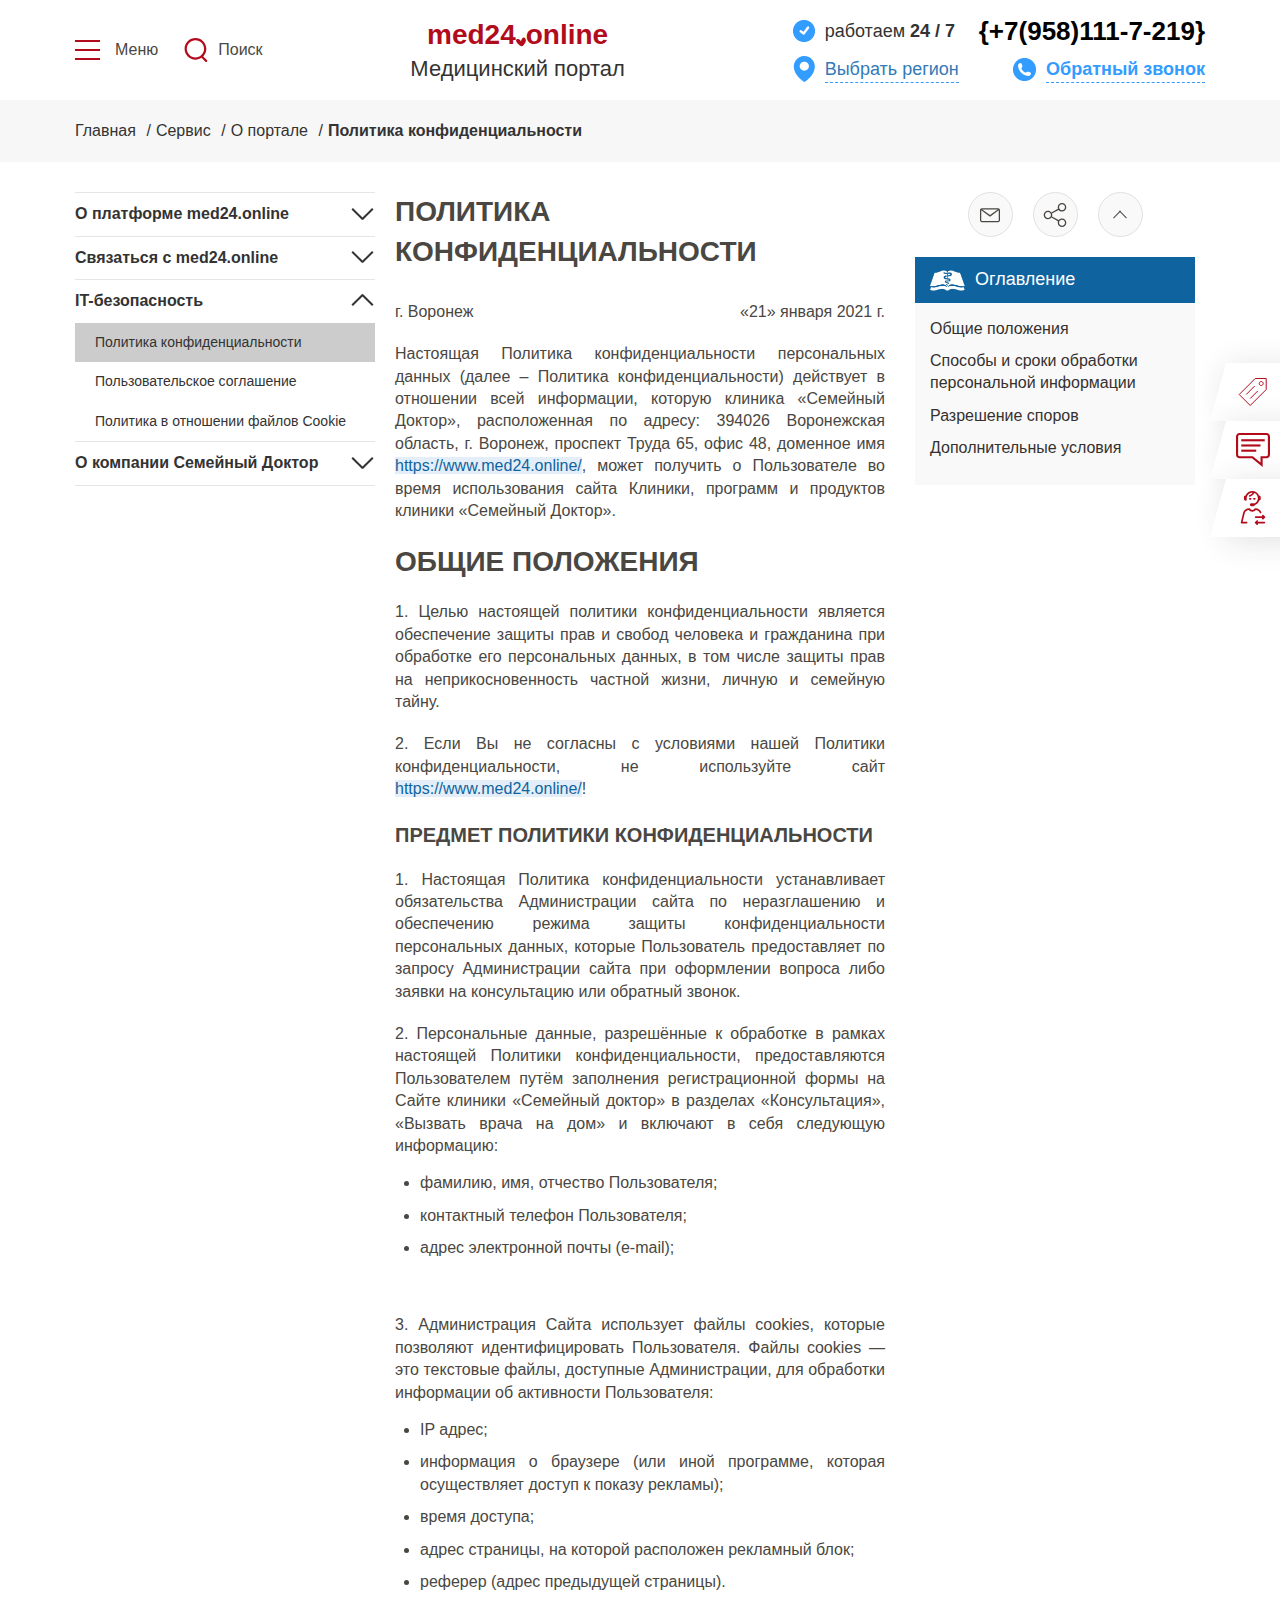
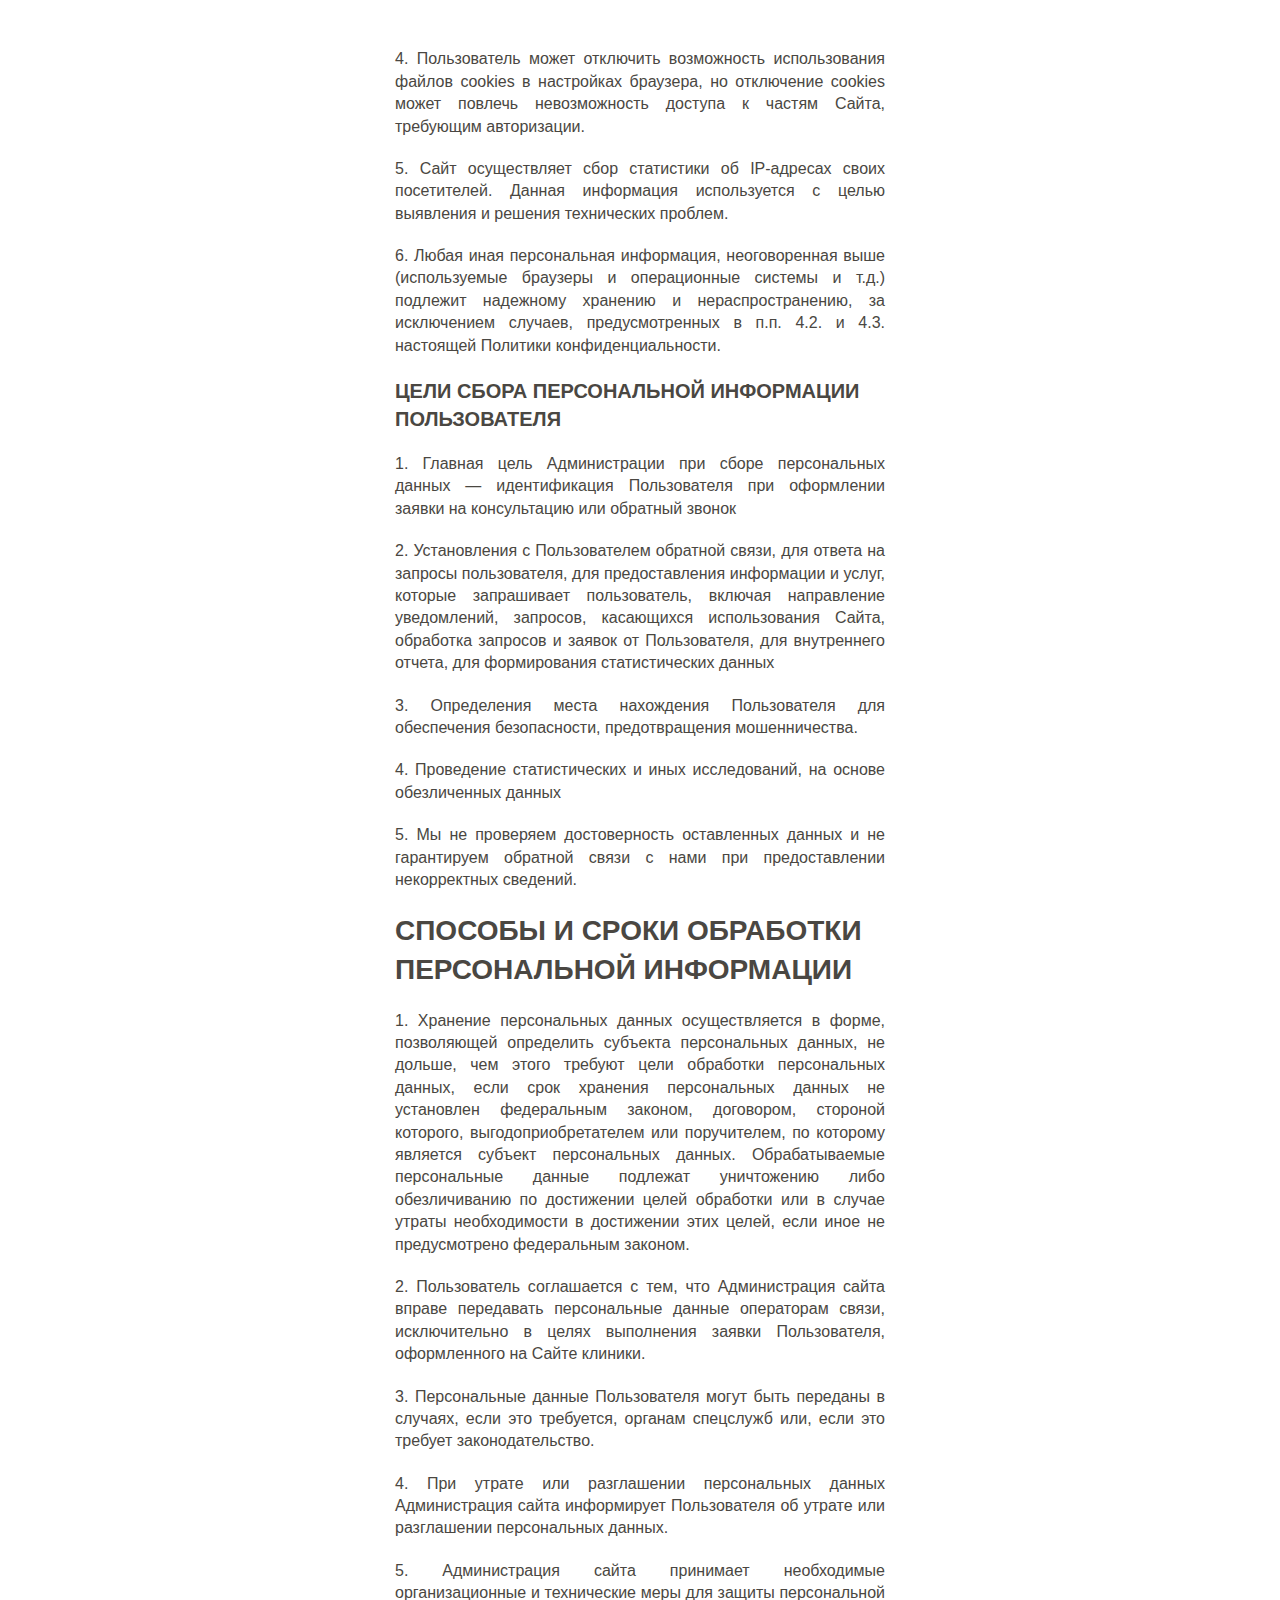
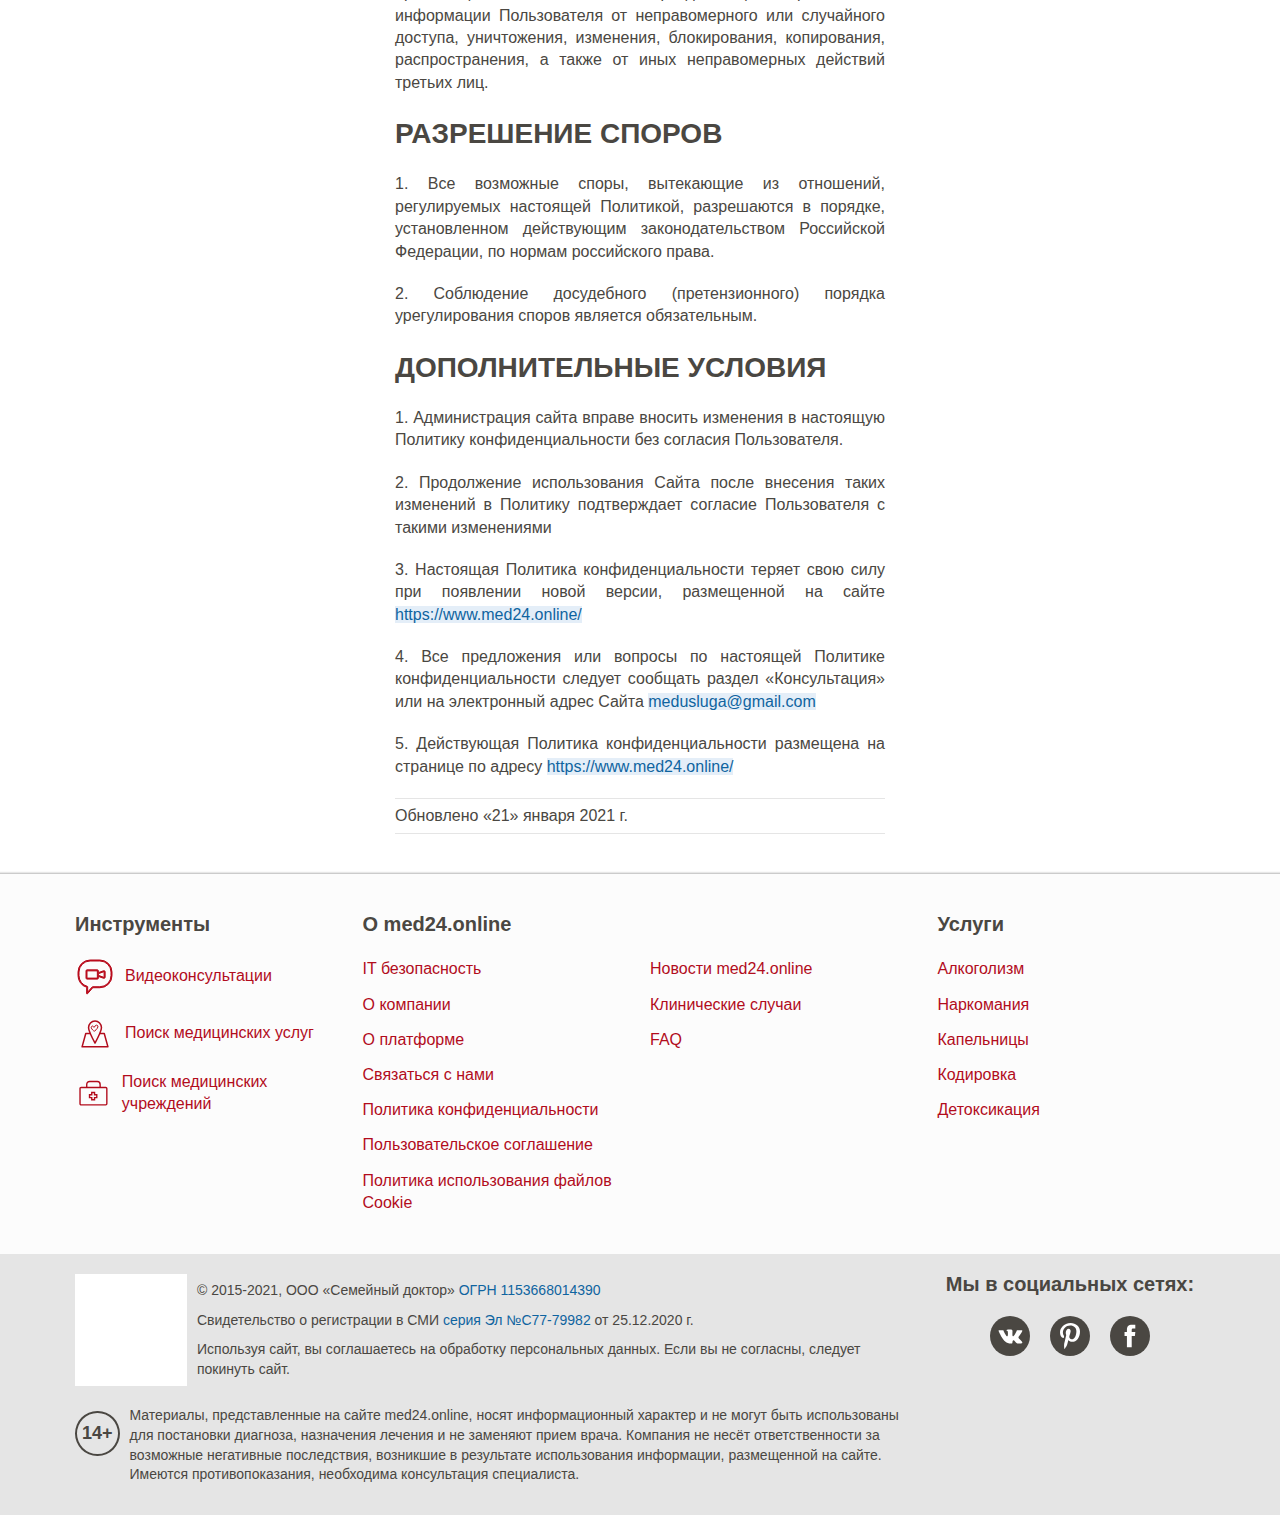
<file: privacy.html>
<!DOCTYPE html>
<html lang="ru">
	<head>
	<title>Политика обработки персональных данных | med24.online</title>
	<meta charset="UTF-8">
	<meta name="format-detection" content="telephone=no">
	<meta name="description" content="Целью политики конфиденциальности является обеспечение защиты прав и свобод человека и гражданина при обработке его персональных данных, в том числе защиты прав на неприкосновенность частной жизни, личную и семейную тайну">
	<link rel="stylesheet" href="css/style-about.min.css?_v=20210925195907">
	<link rel="shortcut icon" href="img/logo.png">
	<meta name="viewport" content="width=device-width, initial-scale=1.0">
</head>
	<body>
		<div class="wrapper">
			<header class="header">
	<div class="header__content _container">
		<div class="header__control">
			<div class="header__burger burger-header">
				<div class="burger-header__icon">
					<span></span>
					<span></span>
					<span></span>
				</div>
				<div class="burger-header__text">Меню</div>
			</div>

			<a href="#" class="header__search">
				<svg width="100%" height="100%" viewBox="0 0 14 15" version="1.1" xmlns="http://www.w3.org/2000/svg" xmlns:xlink="http://www.w3.org/1999/xlink" xml:space="preserve" style="fill-rule:evenodd;clip-rule:evenodd;stroke-linejoin:round;stroke-miterlimit:2;">
					<g transform="matrix(1,0,0,1,-2966,-3470)">
						<g transform="matrix(1.43778,0,0,2.19305,-3006.16,3416.63)">
							<g transform="matrix(0.435176,0,0,0.285304,2938.7,-0.171424)">
								<path d="M2808.63,104.56C2807.08,105.603 2805.21,106.211 2803.21,106.211C2797.83,106.211 2793.47,101.85 2793.47,96.479C2793.47,91.108 2797.83,86.747 2803.21,86.747C2808.58,86.747 2812.94,91.108 2812.94,96.479C2812.94,99.122 2811.88,101.52 2810.17,103.274L2813.47,106.579C2813.87,106.97 2813.87,107.603 2813.47,107.994C2813.08,108.384 2812.45,108.384 2812.06,107.994L2808.63,104.56ZM2803.21,88.747C2807.47,88.747 2810.94,92.212 2810.94,96.479C2810.94,100.746 2807.47,104.211 2803.21,104.211C2798.94,104.211 2795.47,100.746 2795.47,96.479C2795.47,92.212 2798.94,88.747 2803.21,88.747Z" style="fill:#b20c1c;"/>
							</g>
						</g>
					</g>
				</svg>
				Поиск
			</a>

			<a href="tel:+380660878871" class="header__mobile-phone">
				<svg version="1.1" xmlns="http://www.w3.org/2000/svg" xmlns:xlink="http://www.w3.org/1999/xlink" x="0px" y="0px" viewBox="0 0 25.625 25.625" style="enable-background:new 0 0 25.625 25.625;" xml:space="preserve">
					<g>
						<path style="fill:#b20c1c;" d="M22.079,17.835c-1.548-1.324-3.119-2.126-4.648-0.804l-0.913,0.799
							c-0.668,0.58-1.91,3.29-6.712-2.234C5.005,10.079,7.862,9.22,8.531,8.645l0.918-0.8c1.521-1.325,0.947-2.993-0.15-4.71l-0.662-1.04
							C7.535,0.382,6.335-0.743,4.81,0.58L3.986,1.3C3.312,1.791,1.428,3.387,0.971,6.419c-0.55,3.638,1.185,7.804,5.16,12.375
							c3.97,4.573,7.857,6.87,11.539,6.83c3.06-0.033,4.908-1.675,5.486-2.272l0.827-0.721c1.521-1.322,0.576-2.668-0.973-3.995
							L22.079,17.835z"/>
					</g>
				</svg>
			</a>
		</div>

		<div class="header__logo logo-header">
			<a href="main.html" class="logo-header__link">med24<img src="img/icons/heart.svg?_v=1632589147598" alt="">online</a>
			<div class="logo-header__text">Медицинский портал</div>
		</div>
		
		<div class="header__info info-header">
			<div class="info-header__column">
				<div class="info-header__item info-header__item_shedule">
					<span class="info-header__icon"></span>
					<div class="info-header__text">работаем <span>24 / 7</span></div>
				</div>
				<div class="info-header__item info-header__item_region">
					<span class="info-header__icon"></span>
					<a href="#city" class="info-header__text _popup-link">Выбрать регион</a>
				</div>
			</div>
			<div class="info-header__column">
				<div class="info-header__item info-header__item_phone">
					<a href="tel:+79581117219" class="info-header__text">{+7(958)111-7-219}</a>
				</div>
				<div class="info-header__item info-header__item_callback">
					<span class="info-header__icon"></span>
					<a href="#callback" class="info-header__text _popup-link">Обратный звонок</a>
				</div>
			</div>
		</div>

		<nav class="header__menu menu-header _spollers _one">
			<div class="menu-header__wrap">
				<div class="menu-header__block">
					<h2 class="menu-header__title _spoller">Услуги</h2>
					<ul class="menu-header__list _spollers _one">
						<li class="menu-header__item item-menu">
							<div class="item-menu__title">Алкоголизм</div>
							<span class="item-menu__icon _spoller" data-max="1023.98"></span>
							<ul class="item-menu__list">
								<li class="_spollers">
									<span class="item-menu__link"><a href="https://www.med24.online/landing/vyvod_iz_zapoya/">Вывод из запоя</a></span>
									<span class="item-menu__icon _spoller"></span>
									<ul class="item-menu__submenu">
										<li><a href="https://www.med24.online/landing/narkolog2/" class="item-menu__sublink">Вывод из запоя в стационаре</a></li>
										<li><a href="https://www.med24.online/landing/prinuditelnyj-vyvod-iz-zapoya/" class="item-menu__sublink">Принудительный вывод из запоя</a></li>
										<li><a href="https://www.med24.online/landing/vyvod-iz-zapoya-ambulatorno/" class="item-menu__sublink">Вывод из запоя амбулаторно</a></li>
									</ul>
								</li>
								<li class="_spollers">
									<span class="item-menu__link"><a href="https://www.med24.online/landing/effektivnoe_lechenie_alkogolizma/">Лечение алкоголизма</a></span>
									<span class="item-menu__icon _spoller"></span>
									<ul class="item-menu__submenu">
										<li><a href="https://www.med24.online/landing/lechenie-alkogolizma-v-statsionare/" class="item-menu__sublink">Лечение алкоголизма в стационаре</a></li>
										<li><a href="https://www.med24.online/landing/prinuditelnoe-lechenie-ot-alkogolizma/" class="item-menu__sublink">Принудительное лечение от алкоголизма</a></li>
										<li><a href="https://www.med24.online/landing/anonimnoe-lechenie-alkogolizma/" class="item-menu__sublink">Анонимное лечение алкоголизма</a></li>
										<li><a href="https://www.med24.online/landing/lechenie-zhenskogo-alkogolizma/" class="item-menu__sublink">Лечение женского алкоголизма</a></li>
										<li><a href="https://www.med24.online/landing/lechenie-alkogolizma-v-dispansere/" class="item-menu__sublink">Лечение алкоголизма в диспансере</a></li>
										<li><a href="https://www.med24.online/landing/metod-shichko/" class="item-menu__sublink">Метод Шичко</a></li>
										<li><a href="https://www.med24.online/landing/lchenie-alkogolizma-doma/" class="item-menu__sublink">Лечение алкоголизма дома</a></li>
										<li><a href="https://www.med24.online/landing/lechenie-alkogolizma-v-sanatorii/" class="item-menu__sublink">Лечение алкоголизма в санатории</a></li>
										<li><a href="https://www.med24.online/landing/skoraya-alkogolnaya-pomosch/" class="item-menu__sublink">Скорая алкогольная помощь</a></li>
										<li><a href="https://www.med24.online/landing/vip-lechenie-alkogolizma/" class="item-menu__sublink">ВИП лечение алкоголизма</a></li>
										<li><a href="https://www.med24.online/landing/lechenie-alkogolizma-u-muzhchin/" class="item-menu__sublink">Лечение алкоголизма у мужчин</a></li>
										<li><a href="https://www.med24.online/landing/lechenie-podrostkovogo-alkogolizma/" class="item-menu__sublink">Лечение подросткового алкоголизма</a></li>
										<li><a href="https://www.med24.online/landing/lechenie-khronicheskogo-alkogolizma/" class="item-menu__sublink">Лечение хронического алкоголизма</a></li>
										<li><a href="https://www.med24.online/landing/lechenie-alkogolizma-ambulatorno/" class="item-menu__sublink">Лечение алкоголизма амбулаторно</a></li>
										<li><a href="https://www.med24.online/landing/lechenie-alkogolizma-3-stadii/" class="item-menu__sublink">Лечение алкоголизма 3 стадии</a></li>
										<li><a href="https://www.med24.online/landing/psikhiatricheskoe-lechenie-alkogolizma/" class="item-menu__sublink">Психиатрическое лечение алкоголизма</a></li>
									</ul>
								</li>
								<li><a href="https://www.med24.online/landing/reabilitatsionnyj-tsentr-alkogolizma/" class="item-menu__link">Реабилитационный центр алкоголизма</a></li>
								<li><a href="https://www.med24.online/landing/vytrezvlenie/" class="item-menu__link">Вытрезвление</a></li>
								<li><a href="https://www.med24.online/uslugi/vytrezvitel/" class="item-menu__link">Вытрезвитель</a></li>
								<li><a href="https://www.med24.online/landing/snyatie-alkogolnoj-intoksikatsii/" class="item-menu__link">Снятие алкогольной интоксикации</a></li>
								<li><a href="https://www.med24.online/landing/snyatie-pokhmelya-na-domu/" class="item-menu__link">Снятие похмелья на дому</a></li>
							</ul>
						</li>

						<li class="menu-header__item item-menu">
							<div class="item-menu__title">Наркомания</div>
							<span class="item-menu__icon _spoller" data-max="1023.98"></span>
							<ul class="item-menu__list">
								<li><a href="https://www.med24.online/landing/narkolog_na_dom/" class="item-menu__link">Нарколог на дом</a></li>
								<li class="_spollers">
									<span class="item-menu__link"><a href="https://www.med24.online/landing/lechenie-narkomanii/">Лечение наркомании</a></span>
									<span class="item-menu__icon _spoller"></span>
									<ul class="item-menu__submenu">
										<li><a href="https://www.med24.online/landing/prinuditelnoe-lechenie-narkozavisimosti/" class="item-menu__sublink">Принудительное лечение наркозависимости</a></li>
										<li><a href="https://www.med24.online/landing/anonimnoe-lechenie-narkozavisimosti/" class="item-menu__sublink">Анонимное лечение наркозависимости</a></li>
										<li><a href="https://www.med24.online/landing/gipnoz-ot-narkozavisimosti/" class="item-menu__sublink">Гипноз от наркозависимости</a></li>
									</ul>
								</li>
								<li><a href="https://www.med24.online/landing/narkologicheskaya_pomosch/" class="item-menu__link">Скорая наркологическая помощь</a></li>
								<li><a href="https://www.med24.online/landing/snyatie_lomki/" class="item-menu__link">Снятие ломки</a></li>
								<li><a href="https://www.med24.online/landing/reabilitatsionnyj-tsentr-dlya-narkomanov/" class="item-menu__link">Реабилитационный центр для наркоманов</a></li>
								<li><a href="https://www.med24.online/landing/reabilitatsiya-narkomanov/" class="item-menu__link">Реабилитация наркоманов</a></li>
								<li><a href="https://www.med24.online/landing/narkologicheskaya-pomosch-anonimno/" class="item-menu__link">Наркологическая помощь анонимно</a></li>
								<li><a href="https://www.med24.online/landing/kruglosutochnaya-narkologicheskaya-pomosch/" class="item-menu__link">Круглосуточная наркологическая помощь</a></li>
							</ul>
						</li>

						<li class="menu-header__item item-menu">
							<div class="item-menu__title"><a href="https://www.med24.online/landing/kodirovka_ot_alkogolya/">Кодирование от алкоголизма</a></div>
							<span class="item-menu__icon _spoller" data-max="1023.98"></span>
							<ul class="item-menu__list">
								<li><a href="https://www.med24.online/landing/kodirovanie_metodom_torpedo/" class="item-menu__link">Торпеда от алкоголизма</a></li>
								<li><a href="https://www.med24.online/landing/kodirovanie_po_metodu_dovzhenko/" class="item-menu__link">Кодирование по методу Довженко</a></li>
								<li><a href="https://www.med24.online/landing/vshivanie_ot_alkogolizma/" class="item-menu__link">Вшивание ампулы</a></li>
								<li><a href="https://www.med24.online/landing/kodirovanie_ukolom/" class="item-menu__link">Кодирование от алкоголизма уколом</a></li>
								<li><a href="https://www.med24.online/landing/kodirovka-ot-alkogolya-na-domu/" class="item-menu__link">Кодировка от алкоголя на дому</a></li>
								<li><a href="https://www.med24.online/landing/kodirovanie_gipnozom/" class="item-menu__link">Кодирование гипнозом</a></li>
								<li><a href="https://www.med24.online/landing/vshivanie-esperal/" class="item-menu__link">Вшивание Эспераль</a></li>
								<li><a href="https://www.med24.online/landing/kodirovanie_lazerom/" class="item-menu__link">Лазерное кодирование</a></li>
								<li><a href="https://www.med24.online/landing/kodirovanie-vivitrol/" class="item-menu__link">Кодирование Вивитрол</a></li>
								<li><a href="https://www.med24.online/landing/kodirovanie-disulfiram/" class="item-menu__link">Кодирование Дисульфирам</a></li>
								<li><a href="https://www.med24.online/landing/kodirovanie-sit/" class="item-menu__link">Кодирование SIT</a></li>
								<li><a href="https://www.med24.online/landing/kodirovanie-akvilong/" class="item-menu__link">Кодирование Аквилонг</a></li>
								<li><a href="https://www.med24.online/landing/kodirovanie-naltrekson/" class="item-menu__link">Кодирование Налтрексон</a></li>
								<li><a href="https://www.med24.online/landing/igloukalyvanie-ot-alkogolizma/" class="item-menu__link">Иглоукалывание от алкоголизма</a></li>
							</ul>
						</li>

						<li class="menu-header__item item-menu">
							<div class="item-menu__title"><a href="https://www.med24.online/landing/kapelnitsy/">Капельницы</a></div>
							<span class="item-menu__icon _spoller" data-max="1023.98"></span>
							<ul class="item-menu__list">
								<li><a href="https://www.med24.online/landing/medsestra_kapelniczy_na_dom/" class="item-menu__link">На дому</a></li>
								<li class="_spollers">
									<span class="item-menu__link"><a href="https://www.med24.online/landing/kapelnicza_ot_alkogolya/">Капельница от запоя</a></span>
									<span class="item-menu__icon _spoller"></span>
									<ul class="item-menu__submenu">
										<li><a href="https://www.med24.online/landing/kapelnitsa-ot-zapoya-v-klinike/" class="item-menu__sublink">Капельница от запоя в клинике</a></li>
									</ul>
								</li>
								<li><a href="https://www.med24.online/landing/prokapatsya/" class="item-menu__link">Прокапаться</a></li>
								<li><a href="https://www.med24.online/landing/kapelnitsy-dlya-detoksikatsii/" class="item-menu__link">Капельницы для детоксикации</a></li>
								<li><a href="https://www.med24.online/landing/kapelnicza_narkotikov/" class="item-menu__link">Капельница от наркотиков</a></li>
								<li><a href="https://www.med24.online/landing/kapelnicza_ot_pohmelya/" class="item-menu__link">Капельница от похмелья</a></li>
								<li><a href="https://www.med24.online/landing/vitaminnye-kapelnitsy/" class="item-menu__link">Витаминные капельницы</a></li>
								<li><a href="https://www.med24.online/landing/kapelnitsa-pri-alkogolnoj-intoksikatsii/" class="item-menu__link">Капельница при алкогольной интоксикации</a></li>
							</ul>
						</li>

						<li class="menu-header__item item-menu">
							<div class="item-menu__title"><a href="https://www.med24.online/landing/detoksikatsiya/">Детоксикация</a></div>
							<span class="item-menu__icon _spoller" data-max="1023.98"></span>
							<ul class="item-menu__list">
								<li><a href="https://www.med24.online/landing/detoksikacziya_ot_narkotikov/" class="item-menu__link">От наркотиков</a></li>
								<li><a href="https://www.med24.online/landing/ubod/" class="item-menu__link">УБОД</a></li>
								<li><a href="https://www.med24.online/landing/detoksikacziya_alkogolya/" class="item-menu__link">От алкоголя</a></li>
								<li><a href="https://www.med24.online/landing/detoksikatsiya-na-domu/" class="item-menu__link">Детоксикация на дому</a></li>
							</ul>
						</li>
					</ul>
				</div>
				
				<div class="menu-header__block">
					<h2 class="menu-header__title _spoller">Пункт меню №2</h2>
					<ul class="menu-header__list"></ul>
				</div>
				
				<div class="menu-header__block">
					<h2 class="menu-header__title _spoller">Пункт меню №3</h2>
					<ul class="menu-header__list"></ul>
				</div>
				
				<div class="menu-header__block">
					<h2 class="menu-header__title _spoller">Пункт меню №4</h2>
					<ul class="menu-header__list"></ul>
				</div>
				
				<div class="menu-header__footer footer-menu">
					<div class="footer-menu__column">
						<a href="#" class="footer-menu__link">
							<span>Найти медицинское учреждение</span>
							<svg xmlns="http://www.w3.org/2000/svg" xmlns:xlink="http://www.w3.org/1999/xlink" width="40px" height="40px" viewBox="0 0 40 40" version="1.1">
								<g stroke="none" stroke-width="1" fill="none" fill-rule="evenodd">
									<g transform="translate(-300.000000, -200.000000)">
										<g transform="translate(300.000000, 200.000000)">
											<g transform="translate(7.000000, 7.000000)">
												<polyline stroke="#B20C1C" stroke-width="1.5" stroke-linecap="round" stroke-linejoin="round" points="8.27581632 12.4908201 3.77265369 12.4908201 0.0769929324 25.8567931 25.9466182 25.8567931 22.2509575 12.4908201 17.7477948 12.4908201"/>
												<path d="M8.27581632,12.4908201 C7.29092273,10.1794614 6.54439926,8.01608323 6.54439926,6.7625459 C6.54439926,3.07162791 9.43994946,0.0795593635 13.0118056,0.0795593635 C16.5836617,0.0795593635 19.4792119,3.07162791 19.4792119,6.7625459 C19.4792119,8.01608323 18.7326884,10.1794614 17.7477948,12.4908201 C15.8315947,16.9856059 13.0118056,22.0379437 13.0118056,22.0379437 C13.0118056,22.0379437 10.1920164,16.9856059 8.27581632,12.4908201 L8.27581632,12.4908201 Z" stroke="#B20C1C" stroke-width="1.5" stroke-linecap="round" stroke-linejoin="round"/>
												<path d="M14.2255818,4.18897972 C13.4496149,4.34809845 12.8083365,5.07166993 12.4977487,6.00996794 C12.4759707,6.07596033 12.4186778,6.16439685 12.3432925,6.19287072 L11.9218044,6.33524011 C11.8209555,6.36471895 11.7268075,6.26623283 11.6963183,6.19287072 C11.3823801,5.40632173 10.8767954,4.89178202 10.286109,5.01572713 C9.72390152,5.13732734 9.06888627,5.80897586 9.27192424,6.86217434 C9.49741031,8.03730801 11.7653378,10.1708389 12.238423,10.1835684 C12.7292656,10.193283 15.4565415,7.85206031 15.8760193,5.98752382 C16.2097252,4.4914728 15.053816,4.01143672 14.2255818,4.18897972 L14.2255818,4.18897972 Z" fill="#B20C1C"/>
											</g>
										</g>
									</g>
								</g>
							</svg>
						</a>
					</div>
					<div class="footer-menu__column">
						<a href="#" class="footer-menu__link">
							<span>Медицинские услуги</span>
							<svg xmlns="http://www.w3.org/2000/svg" width="40" height="40" viewBox="0 0 40 40"><defs><style>.cls-1{fill:#db091c;}</style></defs><g id="Ikoner_-_outlinet" data-name="Ikoner - outlinet"><path class="cls-1" d="M34.5,13H28V11.5A2.5,2.5,0,0,0,25.5,9h-11A2.5,2.5,0,0,0,12,11.5V13H5.5A1.5,1.5,0,0,0,4,14.5v19A1.5,1.5,0,0,0,5.5,35h29A1.5,1.5,0,0,0,36,33.5v-19A1.5,1.5,0,0,0,34.5,13ZM13,11.5A1.5,1.5,0,0,1,14.5,10h11A1.5,1.5,0,0,1,27,11.5V13H13Zm22,22a.5.5,0,0,1-.5.5H5.5a.5.5,0,0,1-.5-.5v-19a.5.5,0,0,1,.5-.5h29a.5.5,0,0,1,.5.5ZM25.63,21.63H22.38V18.38a.5.5,0,0,0-.5-.5H18.13a.5.5,0,0,0-.5.5v3.25H14.38a.5.5,0,0,0-.5.5v3.75a.5.5,0,0,0,.5.5h3.25v3.25a.5.5,0,0,0,.5.5h3.75a.51.51,0,0,0,.5-.5V26.38h3.25a.51.51,0,0,0,.5-.5V22.13A.5.5,0,0,0,25.63,21.63Zm-.5,3.75H21.88a.5.5,0,0,0-.5.5v3.25H18.63V25.88a.5.5,0,0,0-.5-.5H14.88V22.63h3.25a.51.51,0,0,0,.5-.5V18.88h2.75v3.25a.5.5,0,0,0,.5.5h3.25Z"/></g></svg>
						</a>
					</div>
					<div class="footer-menu__column">
						<a href="#" class="footer-menu__link">
							<span>Медицинский справочник</span>
							<svg xmlns="http://www.w3.org/2000/svg" xmlns:xlink="http://www.w3.org/1999/xlink" width="40px" height="40px" viewBox="0 0 40 40" version="1.1">
								<g stroke="none" stroke-width="1" fill="none" fill-rule="evenodd">
									<g transform="translate(-100.000000, -400.000000)">
										<g transform="translate(100.000000, 400.000000)">
											<g transform="translate(4.000000, 10.000000)">
												<path d="M31.1067774,16.4150943 C27.5245887,17.7512453 24.3342491,14.338717 20.0716075,14.338717 C18.2005132,14.338717 16.4211925,16.0353208 16.0728151,16.2623396 C16.0643623,16.277434 16.0547019,16.2943396 16.0468528,16.309434 L16.0076075,16.309434 C16.000966,16.2973585 15.9925132,16.2822642 15.9858717,16.2701887 C15.6755321,16.066717 13.8738717,14.338717 11.9756075,14.338717 C7.67130566,14.338717 4.43809811,17.8442264 0.81485283,16.4150943" stroke="#B20C1C" stroke-width="1.5" stroke-linecap="round" stroke-linejoin="round"/>
												<path d="M0.81509434,16.4150943 L0.0978113208,19.3295094 C5.16226415,21.1021887 6.89388679,18.3489811 11.5290566,18.3489811 C13.4442264,18.3489811 15.1710189,19.8783396 15.1710189,19.8783396 L16.8754717,19.8783396 C16.8754717,19.8783396 18.6028679,18.3489811 20.5180377,18.3489811 C25.1393208,18.3489811 26.8751698,21.0858868 31.9046038,19.344 L31.1070189,16.4150943" stroke="#B20C1C" stroke-width="1.5" stroke-linecap="round" stroke-linejoin="round"/>
												<path d="M16.1330717,0.748498113 C11.0172981,-1.49029434 10.1985811,1.99649811 4.29669434,2.10578113 L3.62650566,4.03302642 L0.000241509434,14.4577811 C0.457298113,14.5127245 0.896241509,14.5489509 1.31646792,14.5652528 C5.94680755,14.754234 8.43797736,12.239517 11.8293736,12.239517 C14.412317,12.239517 15.5148075,14.7826113 15.9857509,15.6399698 M16.0726943,15.6327245 C16.5460528,14.7711396 17.6491472,12.239517 20.2248453,12.239517 C23.6071849,12.239517 26.1635623,14.7246491 30.6809962,14.5652528 C31.1024302,14.551366 31.5413736,14.5181585 32.0002415,14.4650264 L28.3709585,4.03302642 L27.700166,2.10396981 C21.8145811,1.97234717 21.6231849,-1.52893585 16.4186566,0.799215094" stroke="#B20C1C" stroke-width="1.5" stroke-linecap="round" stroke-linejoin="round"/>
												<path d="M17.917766,5.48950943 C17.917766,5.48950943 17.3870491,5.53781132 16.616634,5.62716981 L16.6727849,4.38339623 C17.4329358,4.2789434 17.8736906,4.2010566 17.8736906,4.2010566 C18.3645585,4.11049057 18.4985962,3.84664151 18.4871245,3.55139623 C18.4714264,3.13962264 18.1387472,2.94641509 17.749917,2.94641509 C17.749917,2.94641509 13.2198038,2.98867925 12.7506717,2.90354717 C12.2821434,2.81841509 12.264634,2.76709434 12.264634,2.76709434 C12.264634,2.76709434 12.9795019,2.57811321 12.9541434,2.58656604 C12.9287849,2.59501887 11.829917,2.44286792 11.7882566,2.33056604 C11.7695396,2.27984906 12.5671245,1.75879245 12.9601811,1.69781132 C13.4915019,1.61509434 14.1961057,1.98701887 14.7153509,1.9610566 C15.2339925,1.93569811 18.0771623,1.73162264 18.4955774,1.7485283 L18.5040302,1.7485283 C19.4356528,1.75939623 20.245917,2.44226415 20.1958038,3.50671698 C20.1505208,4.46732075 19.6705208,5.27335849 17.917766,5.48950943 L17.917766,5.48950943 Z M15.5841811,3.18188679 L16.3539925,3.18188679 L16.2428981,6.9874717 L15.6753509,6.89630189 L15.5841811,3.18188679 Z M17.7420679,10.157283 C17.7420679,10.157283 17.1298415,10.1639245 16.4892377,10.1723774 L16.5115774,9.25645283 C16.981917,9.23169811 17.2361057,9.21116981 17.269917,9.20875472 C17.3822189,9.20030189 17.5379925,9.08558491 17.5379925,8.93524528 C17.5379925,8.78430189 17.4317283,8.67803774 17.269917,8.6605283 C16.7814642,8.60860377 14.037917,8.04528302 14.037917,8.04528302 C13.1111245,7.84060377 12.5248604,7.35275472 12.5248604,6.50022642 C12.5248604,5.0674717 13.7197283,4.80543396 13.9207849,4.76015094 C14.0149736,4.73841509 14.5330113,4.6285283 15.3070491,4.52045283 L15.3408604,5.78716981 C14.8892377,5.83849057 14.7515774,5.85479245 14.7244075,5.85479245 C14.3561057,5.90611321 14.1327094,6.112 14.1327094,6.41449057 C14.1327094,6.71637736 14.3005585,6.84739623 14.6350491,6.90415094 C14.6350491,6.90415094 15.952483,7.19033962 17.437766,7.44150943 C17.8622189,7.53207547 19.0232755,7.73735849 19.0148226,8.8754717 C19.0093887,9.52150943 18.6211623,10.1331321 17.7420679,10.157283 L17.7420679,10.157283 Z M15.7127849,8.68286792 L16.2127094,8.76256604 L16.157766,10.7085283 L15.7641057,10.6288302 L15.7127849,8.68286792 Z M16.9716528,12.5107925 L16.221766,12.8398491 L16.2428981,12.0700377 C16.2428981,12.0700377 16.368483,12.018717 16.3545962,11.9058113 C16.3437283,11.8152453 16.304483,11.7802264 16.1921811,11.7403774 L14.7358792,11.4246038 C14.0650868,11.2875472 13.7305962,10.893283 13.7305962,10.3806792 C13.7305962,9.84815094 14.0904453,9.42188679 14.6265962,9.34641509 C14.6265962,9.34641509 14.9484075,9.3234717 15.4628226,9.29750943 L15.496634,10.1862642 C15.3903698,10.1868679 15.4314264,10.189283 15.4163321,10.189283 C14.9302943,10.2092075 14.9478038,10.3601509 14.9478038,10.4458868 C14.9478038,10.5376604 15.0480302,10.5750943 15.120483,10.6197736 L16.8877283,11.1076226 C17.3677283,11.2440755 17.4824453,11.578566 17.4824453,11.7832453 C17.4824453,11.9118491 17.4739925,12.2710943 16.9716528,12.5107925 L16.9716528,12.5107925 Z M15.7852377,11.8442264 L16.136634,11.9070189 L16.0907472,13.4297358 L15.8232755,13.2335094 L15.7852377,11.8442264 Z M16.0828981,14.7109434 C16.048483,14.5606038 15.2116528,13.7135094 15.2116528,13.7135094 C15.024483,13.5637736 14.9514264,13.3578868 14.9514264,13.1248302 C14.9514264,12.8579623 15.0975396,12.6635472 15.2961811,12.5675472 C15.2961811,12.5675472 15.5721057,12.421434 15.6844075,12.3616604 L15.7182189,13.1882264 C15.7182189,13.3095849 15.8033509,13.3717736 15.8975396,13.4412075 C16.4771623,13.869283 16.1155019,14.8606792 16.0828981,14.7109434 L16.0828981,14.7109434 Z" fill="#B20C1C"/>
											</g>
										</g>
									</g>
								</g>
							</svg>
						</a>
					</div>
					<div class="footer-menu__column">
						<a href="https://www.med24.online/articles/contacts/" class="footer-menu__link">
							<span>Контакты</span>
						</a>
					</div>
				</div>
			</div>
		</nav>

		<div class="mobile-menu">
			<div class="mobile-menu__item">
				<a href="tel:+79618500942" class="mobile-menu__link">
					<svg version="1.1" xmlns="http://www.w3.org/2000/svg" xmlns:xlink="http://www.w3.org/1999/xlink" x="0px" y="0px" viewBox="0 0 25.625 25.625" style="enable-background:new 0 0 25.625 25.625;" xml:space="preserve">
						<g>
							<path style="fill:#4a4742;" d="M22.079,17.835c-1.548-1.324-3.119-2.126-4.648-0.804l-0.913,0.799
								c-0.668,0.58-1.91,3.29-6.712-2.234C5.005,10.079,7.862,9.22,8.531,8.645l0.918-0.8c1.521-1.325,0.947-2.993-0.15-4.71l-0.662-1.04
								C7.535,0.382,6.335-0.743,4.81,0.58L3.986,1.3C3.312,1.791,1.428,3.387,0.971,6.419c-0.55,3.638,1.185,7.804,5.16,12.375
								c3.97,4.573,7.857,6.87,11.539,6.83c3.06-0.033,4.908-1.675,5.486-2.272l0.827-0.721c1.521-1.322,0.576-2.668-0.973-3.995
								L22.079,17.835z"/>
						</g>
					</svg>
					<span>Позвонить</span>
				</a>
			</div>

			<div class="mobile-menu__item">
				<a href="#callback" class="mobile-menu__link _popup-link">
					<svg version="1.1" xmlns="http://www.w3.org/2000/svg" xmlns:xlink="http://www.w3.org/1999/xlink" x="0px" y="0px" viewBox="0 0 365.624 365.624" style="enable-background:new 0 0 365.624 365.624;" xml:space="preserve">
						<path style="fill:#4a4742;" d="M85.063,86.627V66.679c0-8.151,6.714-14.731,17.554-17.151C114.042,20.557,142.145,0,175.126,0
							c32.939,0,61.198,20.501,72.652,49.414c11.144,2.321,18.285,8.982,18.285,17.265v19.948c0,7.981-6.636,14.4-17.09,16.938
							c-7.745,22.485-25.535,40.518-48.729,48.359c-2.073,6.602-8.249,11.29-15.525,11.29h-19.217c-8.971,0-16.27-7.03-16.27-16.001
							c0-8.97,7.299-15.999,16.27-15.999h19.217c3.988,0,7.646,1.289,10.478,3.678c23.82-8.396,40-31.077,40-56.804
							c0-24.956-15.295-46.408-37.002-55.476c-10.631,19.366-27.81,33.509-47.567,39.035c-4.783,1.345-9.751-1.455-11.091-6.242
							c-1.339-4.787,1.459-9.753,6.245-11.092c13.652-3.819,25.78-13.176,34.12-26.124c-1.578-0.125-3.164-0.188-4.773-0.188
							c-33.132,0-60.066,26.955-60.066,60.087v17.224c0,2.645-1.094,5.155-3.111,6.865c-2.016,1.71-4.611,2.447-7.224,2.014
							C92.674,102.189,85.063,95.296,85.063,86.627z M167.203,84.213c0-4.971-4.029-9-9-9h-10.001c-4.971,0-9,4.029-9,9s4.029,9,9,9
							h10.001C163.173,93.213,167.203,89.184,167.203,84.213z M283.434,272.213h-72.078c-4.971,0-9,4.029-9,9s4.029,9,9,9h72.079
							l-0.93,0.969c-3.558,3.472-3.628,9.201-0.157,12.759c1.765,1.808,4.103,2.73,6.443,2.73c2.266,0,4.534-0.843,6.284-2.55
							l16.638-16.229c0.094-0.088,0.186-0.176,0.275-0.269c1.056-1.082,1.784-2.36,2.187-3.716c0.001-0.005,0.003-0.01,0.004-0.015
							c0.193-0.652,0.079-1.337,0.118-2.043c0.001-0.009-0.234-0.016-0.234-0.024c0-0.006,0-0.01,0-0.016c0-0.004,0-0.007,0-0.01
							c0-0.163,0.249-0.327,0.248-0.49c-0.004-1.214-0.13-2.371-0.569-3.427c-0.389-0.938-0.884-1.822-1.605-2.611
							c-0.002-0.002,0.026-0.004,0.024-0.006s0.103-0.004,0.101-0.006c-0.097-0.106-0.198-0.21-0.198-0.312c0,0,0-0.001,0-0.002
							c0-0.005-0.1-0.01-0.104-0.015c-0.004-0.004-0.053-0.008-0.058-0.013c-0.001-0.001-0.024-0.002-0.026-0.004
							c-0.046-0.045-0.103-0.09-0.15-0.133l-16.643-16.233c-3.558-3.473-9.26-3.402-12.729,0.156c-3.472,3.558-3.403,9.193,0.155,12.664
							L283.434,272.213z M305.547,331.213h-72.079l0.929-0.874c3.558-3.472,3.628-9.154,0.157-12.712c-3.473-3.557-9.17-3.62-12.728-0.149
							l-16.612,16.212c-0.103,0.096-0.203,0.196-0.303,0.298c-0.943,0.968-1.771,2.094-2.192,3.29c-0.331,0.938-0.656,1.947-0.656,2.998
							c0,0.026,0,0.052,0,0.078c0,0.001,0,0.002,0,0.003c0,0.006,0,0.013,0,0.02c0,0.003,0,0.007,0,0.01c0,0.005,0,0.01,0,0.015
							s0,0.011,0,0.015c0,0.005,0,0.008,0,0.012c0,0.006,0,0.012,0,0.018c0,0.004,0,0.007,0,0.011c0,0.006,0,0.012,0,0.019
							c0,0.003,0,0.006,0,0.01c0,0.006,0,0.012,0,0.018c0,0.004,0,0.007,0,0.011c0,0.006,0,0.011,0,0.017c0,0.004,0,0.009,0,0.013
							s0,0.009,0,0.013c0,0.006,0,0.011,0,0.016c0,0.003,0,0.006,0,0.008c0,0.792,0.302,1.557,0.52,2.284
							c0.001,0.002,0.075,0.004,0.076,0.006c0.001,0.003,0.039,0.006,0.04,0.01c0.403,1.343,1.147,2.612,2.194,3.686
							c0.1,0.102,0.209,0.2,0.312,0.296l16.617,16.208c1.75,1.707,4.021,2.558,6.286,2.558c2.341,0,4.681-0.907,6.445-2.715
							c3.471-3.558,3.401-9.287-0.157-12.759l-0.929-0.938h72.08c4.971,0,9-4.029,9-9S310.518,331.213,305.547,331.213z M192.499,93.213
							h10c4.971,0,9-4.029,9-9s-4.029-9-9-9h-10c-4.971,0-9,4.029-9,9S187.528,93.213,192.499,93.213z M212.038,204.005
							c20.401,1.608,39.704,14.452,43.356,29.476c1.173,4.829,6.037,7.794,10.871,6.619c4.83-1.174,7.793-5.852,6.619-10.682
							c-5.915-24.333-34.52-43.205-65.12-43.205h-1.237c-3.844,0-7.264,2.252-8.512,5.888c-2.12,6.173-10.586,12.327-22.665,12.327
							c-12.081,0-20.547-6.107-22.666-12.279c-1.249-3.637-4.668-5.936-8.513-5.936h-1.236c-30.601,0-59.206,18.872-65.122,43.205
							L51.388,338.021c-0.123,0.455-0.211,0.877-0.261,1.357c-0.126,1.181-0.015,2.322,0.302,3.415c0.205,0.716,0.498,1.586,0.864,2.216
							c0.001,0.002,0.002,0.204,0.004,0.204c0,0,0.001,0,0.002,0c1.188,2,3.175,3.413,5.653,4.015c0.715,0.174,1.429,0.123,2.133,0.123
							c0.101,0,0.199-0.138,0.299-0.138h53.992c4.971,0,9-4.029,9-9s-4.029-9-9-9H71.53l23.773-97.764
							c3.653-15.022,22.955-27.851,43.357-29.46c6.951,11.05,21.071,18.337,36.689,18.337
							C190.966,222.326,205.085,215.054,212.038,204.005z"/>
					</svg>
					<span>Перезвоним</span>
				</a>
			</div>

			<div class="mobile-menu__item">
				<div class="mobile-menu__link mobile-menu__link_social">
					<svg version="1.1" xmlns="http://www.w3.org/2000/svg" xmlns:xlink="http://www.w3.org/1999/xlink" x="0px" y="0px" viewBox="0 0 490 490" style="enable-background:new 0 0 490 490;" xml:space="preserve">
						<g>
							<g>
								<path style="fill:#4a4742;" d="M383.947,490L230.709,364.252H50.713c-27.924,0-50.631-23.111-50.631-51.528V51.528C0.082,23.111,22.789,0,50.713,0
									h388.574c27.924,0,50.631,23.111,50.631,51.528v261.197c0,28.417-22.707,51.528-50.631,51.528h-55.34V490z M50.713,30.615
									c-11.032,0-20.016,9.388-20.016,20.913v261.197c0,11.525,8.984,20.913,20.016,20.913h190.938l111.681,91.635v-91.635h85.954
									c11.032,0,20.016-9.388,20.016-20.913V51.528c0-11.525-8.984-20.913-20.016-20.913H50.713z"/>
							</g>
							<g><rect style="fill:#4a4742;" x="75.812" y="89.512" width="338.376" height="30.615"/></g>
							<g><rect style="fill:#4a4742;" x="75.812" y="164.569" width="277.147" height="30.615"/></g>
							<g><rect style="fill:#4a4742;" x="75.812" y="239.611" width="215.917" height="30.615"/></g>
						</g>
					</svg>
					<span>Написать</span>
				</div>
				<div class="mobile-menu__socials">
					<a href="viber://chat?number=%2B79618500942" class="mobile-menu__social">
						<svg xmlns="http://www.w3.org/2000/svg" width="32" height="32" viewBox="0 0 32 32">
							<path style="fill:#665CAC;" d="M15.198 0.005c-2.568 0.031-8.089 0.453-11.177 3.286-2.297 2.276-3.099 5.641-3.193 9.802-0.078 4.146-0.172 11.932 7.333 14.052v3.229c0 0-0.047 1.292 0.807 1.557 1.052 0.333 1.651-0.661 2.651-1.729l1.865-2.109c5.135 0.427 9.068-0.557 9.521-0.703 1.042-0.333 6.911-1.083 7.87-8.87 0.984-8.042-0.479-13.109-3.12-15.401h-0.016c-0.797-0.734-4-3.068-11.156-3.094 0 0-0.531-0.036-1.385-0.021zM15.286 2.266c0.729-0.005 1.172 0.026 1.172 0.026 6.057 0.016 8.948 1.839 9.63 2.453 2.224 1.906 3.37 6.474 2.531 13.188-0.797 6.51-5.557 6.922-6.438 7.203-0.375 0.12-3.839 0.974-8.203 0.693 0 0-3.25 3.922-4.266 4.932-0.161 0.177-0.349 0.229-0.469 0.203-0.172-0.042-0.224-0.255-0.214-0.547l0.031-5.359c-6.365-1.76-5.99-8.401-5.922-11.87 0.078-3.469 0.729-6.307 2.667-8.229 2.609-2.359 7.297-2.677 9.479-2.693zM15.766 5.734c-0.219-0.005-0.401 0.177-0.401 0.396 0 0.224 0.182 0.401 0.401 0.401 2.005-0.036 3.938 0.724 5.375 2.12 1.453 1.411 2.161 3.307 2.188 5.786 0 0.219 0.177 0.401 0.401 0.401v-0.016c0.219 0 0.401-0.177 0.401-0.396 0.099-2.359-0.776-4.651-2.417-6.349-1.583-1.547-3.589-2.344-5.948-2.344zM10.495 6.651c-0.281-0.042-0.573 0.016-0.818 0.161h-0.021c-0.542 0.318-1.047 0.719-1.526 1.255-0.365 0.422-0.563 0.849-0.615 1.26-0.031 0.245-0.010 0.49 0.063 0.724l0.026 0.016c0.411 1.208 0.948 2.37 1.604 3.464 0.844 1.536 1.885 2.958 3.094 4.229l0.036 0.052 0.057 0.042 0.036 0.042 0.042 0.036c1.276 1.214 2.698 2.255 4.24 3.109 1.76 0.958 2.828 1.411 3.469 1.599v0.010c0.188 0.057 0.359 0.083 0.531 0.083 0.547-0.042 1.063-0.26 1.469-0.63 0.521-0.469 0.932-0.984 1.24-1.531v-0.010c0.307-0.578 0.203-1.125-0.24-1.495-0.885-0.776-1.849-1.464-2.865-2.057-0.682-0.37-1.375-0.146-1.656 0.229l-0.599 0.755c-0.307 0.375-0.865 0.323-0.865 0.323l-0.016 0.010c-4.161-1.063-5.271-5.276-5.271-5.276s-0.052-0.573 0.333-0.865l0.75-0.604c0.359-0.292 0.609-0.984 0.224-1.667-0.589-1.021-1.276-1.979-2.052-2.865-0.167-0.208-0.406-0.349-0.672-0.401zM16.458 7.839c-0.531 0-0.531 0.802 0.005 0.802 1.333 0.021 2.604 0.573 3.531 1.531 0.844 0.932 1.281 2.172 1.198 3.427 0.005 0.219 0.182 0.396 0.401 0.396l0.016 0.021c0.219 0 0.401-0.182 0.401-0.401 0.036-1.589-0.458-2.922-1.427-3.99-0.974-1.068-2.333-1.667-4.068-1.786-0.021 0-0.036 0-0.057 0zM17.115 9.995c-0.547-0.016-0.568 0.802-0.026 0.818 1.318 0.068 1.958 0.734 2.042 2.104 0.005 0.219 0.182 0.391 0.396 0.391h0.016c0.224-0.010 0.401-0.203 0.385-0.427-0.094-1.786-1.068-2.792-2.797-2.885-0.005 0-0.010 0-0.016 0z"/>
						</svg>
					</a>
					<a href="https://telegram.im/@ClinicKC" class="mobile-menu__social">
						<svg fill="#0088cc" xmlns="http://www.w3.org/2000/svg"  viewBox="0 0 50 50" width="50px" height="50px"><path d="M 44.376953 5.9863281 C 43.889905 6.0076957 43.415817 6.1432497 42.988281 6.3144531 C 42.565113 6.4845113 40.128883 7.5243408 36.53125 9.0625 C 32.933617 10.600659 28.256963 12.603668 23.621094 14.589844 C 14.349356 18.562196 5.2382813 22.470703 5.2382812 22.470703 L 5.3046875 22.445312 C 5.3046875 22.445312 4.7547875 22.629122 4.1972656 23.017578 C 3.9185047 23.211806 3.6186028 23.462555 3.3730469 23.828125 C 3.127491 24.193695 2.9479735 24.711788 3.015625 25.259766 C 3.2532479 27.184511 5.2480469 27.730469 5.2480469 27.730469 L 5.2558594 27.734375 L 14.158203 30.78125 C 14.385177 31.538434 16.858319 39.792923 17.402344 41.541016 C 17.702797 42.507484 17.984013 43.064995 18.277344 43.445312 C 18.424133 43.635633 18.577962 43.782915 18.748047 43.890625 C 18.815627 43.933415 18.8867 43.965525 18.957031 43.994141 C 18.958531 43.994806 18.959437 43.99348 18.960938 43.994141 C 18.969579 43.997952 18.977708 43.998295 18.986328 44.001953 L 18.962891 43.996094 C 18.979231 44.002694 18.995359 44.013801 19.011719 44.019531 C 19.043456 44.030655 19.062905 44.030268 19.103516 44.039062 C 20.123059 44.395042 20.966797 43.734375 20.966797 43.734375 L 21.001953 43.707031 L 26.470703 38.634766 L 35.345703 45.554688 L 35.457031 45.605469 C 37.010484 46.295216 38.415349 45.910403 39.193359 45.277344 C 39.97137 44.644284 40.277344 43.828125 40.277344 43.828125 L 40.310547 43.742188 L 46.832031 9.7519531 C 46.998903 8.9915162 47.022612 8.334202 46.865234 7.7402344 C 46.707857 7.1462668 46.325492 6.6299361 45.845703 6.34375 C 45.365914 6.0575639 44.864001 5.9649605 44.376953 5.9863281 z M 44.429688 8.0195312 C 44.627491 8.0103707 44.774102 8.032983 44.820312 8.0605469 C 44.866523 8.0881109 44.887272 8.0844829 44.931641 8.2519531 C 44.976011 8.419423 45.000036 8.7721605 44.878906 9.3242188 L 44.875 9.3359375 L 38.390625 43.128906 C 38.375275 43.162926 38.240151 43.475531 37.931641 43.726562 C 37.616914 43.982653 37.266874 44.182554 36.337891 43.792969 L 26.632812 36.224609 L 26.359375 36.009766 L 26.353516 36.015625 L 23.451172 33.837891 L 39.761719 14.648438 A 1.0001 1.0001 0 0 0 38.974609 13 A 1.0001 1.0001 0 0 0 38.445312 13.167969 L 14.84375 28.902344 L 5.9277344 25.849609 C 5.9277344 25.849609 5.0423771 25.356927 5 25.013672 C 4.99765 24.994652 4.9871961 25.011869 5.0332031 24.943359 C 5.0792101 24.874869 5.1948546 24.759225 5.3398438 24.658203 C 5.6298218 24.456159 5.9609375 24.333984 5.9609375 24.333984 L 5.9941406 24.322266 L 6.0273438 24.308594 C 6.0273438 24.308594 15.138894 20.399882 24.410156 16.427734 C 29.045787 14.44166 33.721617 12.440122 37.318359 10.902344 C 40.914175 9.3649615 43.512419 8.2583658 43.732422 8.1699219 C 43.982886 8.0696253 44.231884 8.0286918 44.429688 8.0195312 z M 33.613281 18.792969 L 21.244141 33.345703 L 21.238281 33.351562 A 1.0001 1.0001 0 0 0 21.183594 33.423828 A 1.0001 1.0001 0 0 0 21.128906 33.507812 A 1.0001 1.0001 0 0 0 20.998047 33.892578 A 1.0001 1.0001 0 0 0 20.998047 33.900391 L 19.386719 41.146484 C 19.35993 41.068197 19.341173 41.039555 19.3125 40.947266 L 19.3125 40.945312 C 18.800713 39.30085 16.467362 31.5161 16.144531 30.439453 L 33.613281 18.792969 z M 22.640625 35.730469 L 24.863281 37.398438 L 21.597656 40.425781 L 22.640625 35.730469 z"/></svg>
					</a>
					<a href="https://wa.me/79618500942" class="mobile-menu__social">
						<svg version="1.1" xmlns="http://www.w3.org/2000/svg" xmlns:xlink="http://www.w3.org/1999/xlink" x="0px" y="0px" width="90px" height="90px" viewBox="0 0 90 90" style="enable-background:new 0 0 90 90;" xml:space="preserve">
							<g>
								<path style="fill:#43d854;" d="M90,43.841c0,24.213-19.779,43.841-44.182,43.841c-7.747,0-15.025-1.98-21.357-5.455L0,90l7.975-23.522
									c-4.023-6.606-6.34-14.354-6.34-22.637C1.635,19.628,21.416,0,45.818,0C70.223,0,90,19.628,90,43.841z M45.818,6.982
									c-20.484,0-37.146,16.535-37.146,36.859c0,8.065,2.629,15.534,7.076,21.61L11.107,79.14l14.275-4.537
									c5.865,3.851,12.891,6.097,20.437,6.097c20.481,0,37.146-16.533,37.146-36.857S66.301,6.982,45.818,6.982z M68.129,53.938
									c-0.273-0.447-0.994-0.717-2.076-1.254c-1.084-0.537-6.41-3.138-7.4-3.495c-0.993-0.358-1.717-0.538-2.438,0.537
									c-0.721,1.076-2.797,3.495-3.43,4.212c-0.632,0.719-1.263,0.809-2.347,0.271c-1.082-0.537-4.571-1.673-8.708-5.333
									c-3.219-2.848-5.393-6.364-6.025-7.441c-0.631-1.075-0.066-1.656,0.475-2.191c0.488-0.482,1.084-1.255,1.625-1.882
									c0.543-0.628,0.723-1.075,1.082-1.793c0.363-0.717,0.182-1.344-0.09-1.883c-0.27-0.537-2.438-5.825-3.34-7.977
									c-0.902-2.15-1.803-1.792-2.436-1.792c-0.631,0-1.354-0.09-2.076-0.09c-0.722,0-1.896,0.269-2.889,1.344
									c-0.992,1.076-3.789,3.676-3.789,8.963c0,5.288,3.879,10.397,4.422,11.113c0.541,0.716,7.49,11.92,18.5,16.223
									C58.2,65.771,58.2,64.336,60.186,64.156c1.984-0.179,6.406-2.599,7.312-5.107C68.398,56.537,68.398,54.386,68.129,53.938z"/>
							</g>
						</svg>
					</a>
				</div>
			</div>

			<div class="mobile-menu__item">
				<div class="mobile-menu__link">
					<div class="mobile-menu__burger">
						<span></span>
						<span></span>
						<span></span>
					</div>
					<span>Еще</span>
				</div>
			</div>
		</div>

		<div class="desctop-menu">
			<ul class="desctop-menu__list">
				<li>
					<div class="desctop-menu__icon">
						<svg width="29px" height="28px" viewBox="0 0 29 28" version="1.1" xmlns="http://www.w3.org/2000/svg" xmlns:xlink="http://www.w3.org/1999/xlink">
							<g stroke="none" stroke-width="1" fill="none" fill-rule="evenodd">
								<g transform="translate(-111.000000, -2813.000000)" stroke="#b20c1c">
									<g transform="translate(96.000000, 182.000000)">
										<g transform="translate(1.000000, 2616.000000)">
											<g transform="translate(14.000000, 15.000000)">
												<polygon points="16.7071 0.5 0.7071 16.5 11.7071 27.5 27.7071 11.5 27.7071 0.5"></polygon>
												<path d="M7.7071,16.5 L16.2071,8"></path>
												<path d="M11.7071,20.5 L19.2071,13"></path>
												<path d="M24.7071,5.5 C24.7071,6.604 23.8111,7.5 22.7071,7.5 C21.6031,7.5 20.7071,6.604 20.7071,5.5 C20.7071,4.396 21.6031,3.5 22.7071,3.5 C23.8111,3.5 24.7071,4.396 24.7071,5.5 Z"></path>
											</g>
										</g>
									</g>
								</g>
							</g>
						</svg>
					</div>
					<a href="#callback" class="desctop-menu__link _popup-link">Получить спецпредложение!</a>
				</li>
				<li>
					<div class="desctop-menu__icon">
						<svg version="1.1" xmlns="http://www.w3.org/2000/svg" xmlns:xlink="http://www.w3.org/1999/xlink" x="0px" y="0px" viewBox="0 0 490 490" style="enable-background:new 0 0 490 490;" xml:space="preserve">
							<g>
								<g>
									<path style="fill:#b20c1c;" d="M383.947,490L230.709,364.252H50.713c-27.924,0-50.631-23.111-50.631-51.528V51.528C0.082,23.111,22.789,0,50.713,0
										h388.574c27.924,0,50.631,23.111,50.631,51.528v261.197c0,28.417-22.707,51.528-50.631,51.528h-55.34V490z M50.713,30.615
										c-11.032,0-20.016,9.388-20.016,20.913v261.197c0,11.525,8.984,20.913,20.016,20.913h190.938l111.681,91.635v-91.635h85.954
										c11.032,0,20.016-9.388,20.016-20.913V51.528c0-11.525-8.984-20.913-20.016-20.913H50.713z"/>
								</g>
								<g><rect style="fill:#b20c1c;" x="75.812" y="89.512" width="338.376" height="30.615"/></g>
								<g><rect style="fill:#b20c1c;" x="75.812" y="164.569" width="277.147" height="30.615"/></g>
								<g><rect style="fill:#b20c1c;" x="75.812" y="239.611" width="215.917" height="30.615"/></g>
							</g>
						</svg>
					</div>
					<div class="desctop-menu__socials">
						<a href="viber://chat?number=%2B79618500942" class="desctop-menu__social">
							<svg xmlns="http://www.w3.org/2000/svg" width="32" height="32" viewBox="0 0 32 32">
								<path style="fill:#665CAC;" d="M15.198 0.005c-2.568 0.031-8.089 0.453-11.177 3.286-2.297 2.276-3.099 5.641-3.193 9.802-0.078 4.146-0.172 11.932 7.333 14.052v3.229c0 0-0.047 1.292 0.807 1.557 1.052 0.333 1.651-0.661 2.651-1.729l1.865-2.109c5.135 0.427 9.068-0.557 9.521-0.703 1.042-0.333 6.911-1.083 7.87-8.87 0.984-8.042-0.479-13.109-3.12-15.401h-0.016c-0.797-0.734-4-3.068-11.156-3.094 0 0-0.531-0.036-1.385-0.021zM15.286 2.266c0.729-0.005 1.172 0.026 1.172 0.026 6.057 0.016 8.948 1.839 9.63 2.453 2.224 1.906 3.37 6.474 2.531 13.188-0.797 6.51-5.557 6.922-6.438 7.203-0.375 0.12-3.839 0.974-8.203 0.693 0 0-3.25 3.922-4.266 4.932-0.161 0.177-0.349 0.229-0.469 0.203-0.172-0.042-0.224-0.255-0.214-0.547l0.031-5.359c-6.365-1.76-5.99-8.401-5.922-11.87 0.078-3.469 0.729-6.307 2.667-8.229 2.609-2.359 7.297-2.677 9.479-2.693zM15.766 5.734c-0.219-0.005-0.401 0.177-0.401 0.396 0 0.224 0.182 0.401 0.401 0.401 2.005-0.036 3.938 0.724 5.375 2.12 1.453 1.411 2.161 3.307 2.188 5.786 0 0.219 0.177 0.401 0.401 0.401v-0.016c0.219 0 0.401-0.177 0.401-0.396 0.099-2.359-0.776-4.651-2.417-6.349-1.583-1.547-3.589-2.344-5.948-2.344zM10.495 6.651c-0.281-0.042-0.573 0.016-0.818 0.161h-0.021c-0.542 0.318-1.047 0.719-1.526 1.255-0.365 0.422-0.563 0.849-0.615 1.26-0.031 0.245-0.010 0.49 0.063 0.724l0.026 0.016c0.411 1.208 0.948 2.37 1.604 3.464 0.844 1.536 1.885 2.958 3.094 4.229l0.036 0.052 0.057 0.042 0.036 0.042 0.042 0.036c1.276 1.214 2.698 2.255 4.24 3.109 1.76 0.958 2.828 1.411 3.469 1.599v0.010c0.188 0.057 0.359 0.083 0.531 0.083 0.547-0.042 1.063-0.26 1.469-0.63 0.521-0.469 0.932-0.984 1.24-1.531v-0.010c0.307-0.578 0.203-1.125-0.24-1.495-0.885-0.776-1.849-1.464-2.865-2.057-0.682-0.37-1.375-0.146-1.656 0.229l-0.599 0.755c-0.307 0.375-0.865 0.323-0.865 0.323l-0.016 0.010c-4.161-1.063-5.271-5.276-5.271-5.276s-0.052-0.573 0.333-0.865l0.75-0.604c0.359-0.292 0.609-0.984 0.224-1.667-0.589-1.021-1.276-1.979-2.052-2.865-0.167-0.208-0.406-0.349-0.672-0.401zM16.458 7.839c-0.531 0-0.531 0.802 0.005 0.802 1.333 0.021 2.604 0.573 3.531 1.531 0.844 0.932 1.281 2.172 1.198 3.427 0.005 0.219 0.182 0.396 0.401 0.396l0.016 0.021c0.219 0 0.401-0.182 0.401-0.401 0.036-1.589-0.458-2.922-1.427-3.99-0.974-1.068-2.333-1.667-4.068-1.786-0.021 0-0.036 0-0.057 0zM17.115 9.995c-0.547-0.016-0.568 0.802-0.026 0.818 1.318 0.068 1.958 0.734 2.042 2.104 0.005 0.219 0.182 0.391 0.396 0.391h0.016c0.224-0.010 0.401-0.203 0.385-0.427-0.094-1.786-1.068-2.792-2.797-2.885-0.005 0-0.010 0-0.016 0z"/>
							</svg>
						</a>
						<a href="https://telegram.im/@ClinicKC" class="desctop-menu__social">
							<svg fill="#0088cc" xmlns="http://www.w3.org/2000/svg"  viewBox="0 0 50 50" width="50px" height="50px"><path d="M 44.376953 5.9863281 C 43.889905 6.0076957 43.415817 6.1432497 42.988281 6.3144531 C 42.565113 6.4845113 40.128883 7.5243408 36.53125 9.0625 C 32.933617 10.600659 28.256963 12.603668 23.621094 14.589844 C 14.349356 18.562196 5.2382813 22.470703 5.2382812 22.470703 L 5.3046875 22.445312 C 5.3046875 22.445312 4.7547875 22.629122 4.1972656 23.017578 C 3.9185047 23.211806 3.6186028 23.462555 3.3730469 23.828125 C 3.127491 24.193695 2.9479735 24.711788 3.015625 25.259766 C 3.2532479 27.184511 5.2480469 27.730469 5.2480469 27.730469 L 5.2558594 27.734375 L 14.158203 30.78125 C 14.385177 31.538434 16.858319 39.792923 17.402344 41.541016 C 17.702797 42.507484 17.984013 43.064995 18.277344 43.445312 C 18.424133 43.635633 18.577962 43.782915 18.748047 43.890625 C 18.815627 43.933415 18.8867 43.965525 18.957031 43.994141 C 18.958531 43.994806 18.959437 43.99348 18.960938 43.994141 C 18.969579 43.997952 18.977708 43.998295 18.986328 44.001953 L 18.962891 43.996094 C 18.979231 44.002694 18.995359 44.013801 19.011719 44.019531 C 19.043456 44.030655 19.062905 44.030268 19.103516 44.039062 C 20.123059 44.395042 20.966797 43.734375 20.966797 43.734375 L 21.001953 43.707031 L 26.470703 38.634766 L 35.345703 45.554688 L 35.457031 45.605469 C 37.010484 46.295216 38.415349 45.910403 39.193359 45.277344 C 39.97137 44.644284 40.277344 43.828125 40.277344 43.828125 L 40.310547 43.742188 L 46.832031 9.7519531 C 46.998903 8.9915162 47.022612 8.334202 46.865234 7.7402344 C 46.707857 7.1462668 46.325492 6.6299361 45.845703 6.34375 C 45.365914 6.0575639 44.864001 5.9649605 44.376953 5.9863281 z M 44.429688 8.0195312 C 44.627491 8.0103707 44.774102 8.032983 44.820312 8.0605469 C 44.866523 8.0881109 44.887272 8.0844829 44.931641 8.2519531 C 44.976011 8.419423 45.000036 8.7721605 44.878906 9.3242188 L 44.875 9.3359375 L 38.390625 43.128906 C 38.375275 43.162926 38.240151 43.475531 37.931641 43.726562 C 37.616914 43.982653 37.266874 44.182554 36.337891 43.792969 L 26.632812 36.224609 L 26.359375 36.009766 L 26.353516 36.015625 L 23.451172 33.837891 L 39.761719 14.648438 A 1.0001 1.0001 0 0 0 38.974609 13 A 1.0001 1.0001 0 0 0 38.445312 13.167969 L 14.84375 28.902344 L 5.9277344 25.849609 C 5.9277344 25.849609 5.0423771 25.356927 5 25.013672 C 4.99765 24.994652 4.9871961 25.011869 5.0332031 24.943359 C 5.0792101 24.874869 5.1948546 24.759225 5.3398438 24.658203 C 5.6298218 24.456159 5.9609375 24.333984 5.9609375 24.333984 L 5.9941406 24.322266 L 6.0273438 24.308594 C 6.0273438 24.308594 15.138894 20.399882 24.410156 16.427734 C 29.045787 14.44166 33.721617 12.440122 37.318359 10.902344 C 40.914175 9.3649615 43.512419 8.2583658 43.732422 8.1699219 C 43.982886 8.0696253 44.231884 8.0286918 44.429688 8.0195312 z M 33.613281 18.792969 L 21.244141 33.345703 L 21.238281 33.351562 A 1.0001 1.0001 0 0 0 21.183594 33.423828 A 1.0001 1.0001 0 0 0 21.128906 33.507812 A 1.0001 1.0001 0 0 0 20.998047 33.892578 A 1.0001 1.0001 0 0 0 20.998047 33.900391 L 19.386719 41.146484 C 19.35993 41.068197 19.341173 41.039555 19.3125 40.947266 L 19.3125 40.945312 C 18.800713 39.30085 16.467362 31.5161 16.144531 30.439453 L 33.613281 18.792969 z M 22.640625 35.730469 L 24.863281 37.398438 L 21.597656 40.425781 L 22.640625 35.730469 z"/></svg>
						</a>
						<a href="https://wa.me/79618500942" class="desctop-menu__social">
							<svg version="1.1" xmlns="http://www.w3.org/2000/svg" xmlns:xlink="http://www.w3.org/1999/xlink" x="0px" y="0px" width="90px" height="90px" viewBox="0 0 90 90" style="enable-background:new 0 0 90 90;" xml:space="preserve">
								<g>
									<path style="fill:#43d854;" d="M90,43.841c0,24.213-19.779,43.841-44.182,43.841c-7.747,0-15.025-1.98-21.357-5.455L0,90l7.975-23.522
										c-4.023-6.606-6.34-14.354-6.34-22.637C1.635,19.628,21.416,0,45.818,0C70.223,0,90,19.628,90,43.841z M45.818,6.982
										c-20.484,0-37.146,16.535-37.146,36.859c0,8.065,2.629,15.534,7.076,21.61L11.107,79.14l14.275-4.537
										c5.865,3.851,12.891,6.097,20.437,6.097c20.481,0,37.146-16.533,37.146-36.857S66.301,6.982,45.818,6.982z M68.129,53.938
										c-0.273-0.447-0.994-0.717-2.076-1.254c-1.084-0.537-6.41-3.138-7.4-3.495c-0.993-0.358-1.717-0.538-2.438,0.537
										c-0.721,1.076-2.797,3.495-3.43,4.212c-0.632,0.719-1.263,0.809-2.347,0.271c-1.082-0.537-4.571-1.673-8.708-5.333
										c-3.219-2.848-5.393-6.364-6.025-7.441c-0.631-1.075-0.066-1.656,0.475-2.191c0.488-0.482,1.084-1.255,1.625-1.882
										c0.543-0.628,0.723-1.075,1.082-1.793c0.363-0.717,0.182-1.344-0.09-1.883c-0.27-0.537-2.438-5.825-3.34-7.977
										c-0.902-2.15-1.803-1.792-2.436-1.792c-0.631,0-1.354-0.09-2.076-0.09c-0.722,0-1.896,0.269-2.889,1.344
										c-0.992,1.076-3.789,3.676-3.789,8.963c0,5.288,3.879,10.397,4.422,11.113c0.541,0.716,7.49,11.92,18.5,16.223
										C58.2,65.771,58.2,64.336,60.186,64.156c1.984-0.179,6.406-2.599,7.312-5.107C68.398,56.537,68.398,54.386,68.129,53.938z"/>
								</g>
							</svg>
						</a>
					</div>
				</li>
				<li>
					<div class="desctop-menu__icon">
						<svg version="1.1" xmlns="http://www.w3.org/2000/svg" xmlns:xlink="http://www.w3.org/1999/xlink" x="0px" y="0px" viewBox="0 0 365.624 365.624" style="enable-background:new 0 0 365.624 365.624;" xml:space="preserve">
							<path style="fill:#b20c1c;" d="M85.063,86.627V66.679c0-8.151,6.714-14.731,17.554-17.151C114.042,20.557,142.145,0,175.126,0
								c32.939,0,61.198,20.501,72.652,49.414c11.144,2.321,18.285,8.982,18.285,17.265v19.948c0,7.981-6.636,14.4-17.09,16.938
								c-7.745,22.485-25.535,40.518-48.729,48.359c-2.073,6.602-8.249,11.29-15.525,11.29h-19.217c-8.971,0-16.27-7.03-16.27-16.001
								c0-8.97,7.299-15.999,16.27-15.999h19.217c3.988,0,7.646,1.289,10.478,3.678c23.82-8.396,40-31.077,40-56.804
								c0-24.956-15.295-46.408-37.002-55.476c-10.631,19.366-27.81,33.509-47.567,39.035c-4.783,1.345-9.751-1.455-11.091-6.242
								c-1.339-4.787,1.459-9.753,6.245-11.092c13.652-3.819,25.78-13.176,34.12-26.124c-1.578-0.125-3.164-0.188-4.773-0.188
								c-33.132,0-60.066,26.955-60.066,60.087v17.224c0,2.645-1.094,5.155-3.111,6.865c-2.016,1.71-4.611,2.447-7.224,2.014
								C92.674,102.189,85.063,95.296,85.063,86.627z M167.203,84.213c0-4.971-4.029-9-9-9h-10.001c-4.971,0-9,4.029-9,9s4.029,9,9,9
								h10.001C163.173,93.213,167.203,89.184,167.203,84.213z M283.434,272.213h-72.078c-4.971,0-9,4.029-9,9s4.029,9,9,9h72.079
								l-0.93,0.969c-3.558,3.472-3.628,9.201-0.157,12.759c1.765,1.808,4.103,2.73,6.443,2.73c2.266,0,4.534-0.843,6.284-2.55
								l16.638-16.229c0.094-0.088,0.186-0.176,0.275-0.269c1.056-1.082,1.784-2.36,2.187-3.716c0.001-0.005,0.003-0.01,0.004-0.015
								c0.193-0.652,0.079-1.337,0.118-2.043c0.001-0.009-0.234-0.016-0.234-0.024c0-0.006,0-0.01,0-0.016c0-0.004,0-0.007,0-0.01
								c0-0.163,0.249-0.327,0.248-0.49c-0.004-1.214-0.13-2.371-0.569-3.427c-0.389-0.938-0.884-1.822-1.605-2.611
								c-0.002-0.002,0.026-0.004,0.024-0.006s0.103-0.004,0.101-0.006c-0.097-0.106-0.198-0.21-0.198-0.312c0,0,0-0.001,0-0.002
								c0-0.005-0.1-0.01-0.104-0.015c-0.004-0.004-0.053-0.008-0.058-0.013c-0.001-0.001-0.024-0.002-0.026-0.004
								c-0.046-0.045-0.103-0.09-0.15-0.133l-16.643-16.233c-3.558-3.473-9.26-3.402-12.729,0.156c-3.472,3.558-3.403,9.193,0.155,12.664
								L283.434,272.213z M305.547,331.213h-72.079l0.929-0.874c3.558-3.472,3.628-9.154,0.157-12.712c-3.473-3.557-9.17-3.62-12.728-0.149
								l-16.612,16.212c-0.103,0.096-0.203,0.196-0.303,0.298c-0.943,0.968-1.771,2.094-2.192,3.29c-0.331,0.938-0.656,1.947-0.656,2.998
								c0,0.026,0,0.052,0,0.078c0,0.001,0,0.002,0,0.003c0,0.006,0,0.013,0,0.02c0,0.003,0,0.007,0,0.01c0,0.005,0,0.01,0,0.015
								s0,0.011,0,0.015c0,0.005,0,0.008,0,0.012c0,0.006,0,0.012,0,0.018c0,0.004,0,0.007,0,0.011c0,0.006,0,0.012,0,0.019
								c0,0.003,0,0.006,0,0.01c0,0.006,0,0.012,0,0.018c0,0.004,0,0.007,0,0.011c0,0.006,0,0.011,0,0.017c0,0.004,0,0.009,0,0.013
								s0,0.009,0,0.013c0,0.006,0,0.011,0,0.016c0,0.003,0,0.006,0,0.008c0,0.792,0.302,1.557,0.52,2.284
								c0.001,0.002,0.075,0.004,0.076,0.006c0.001,0.003,0.039,0.006,0.04,0.01c0.403,1.343,1.147,2.612,2.194,3.686
								c0.1,0.102,0.209,0.2,0.312,0.296l16.617,16.208c1.75,1.707,4.021,2.558,6.286,2.558c2.341,0,4.681-0.907,6.445-2.715
								c3.471-3.558,3.401-9.287-0.157-12.759l-0.929-0.938h72.08c4.971,0,9-4.029,9-9S310.518,331.213,305.547,331.213z M192.499,93.213
								h10c4.971,0,9-4.029,9-9s-4.029-9-9-9h-10c-4.971,0-9,4.029-9,9S187.528,93.213,192.499,93.213z M212.038,204.005
								c20.401,1.608,39.704,14.452,43.356,29.476c1.173,4.829,6.037,7.794,10.871,6.619c4.83-1.174,7.793-5.852,6.619-10.682
								c-5.915-24.333-34.52-43.205-65.12-43.205h-1.237c-3.844,0-7.264,2.252-8.512,5.888c-2.12,6.173-10.586,12.327-22.665,12.327
								c-12.081,0-20.547-6.107-22.666-12.279c-1.249-3.637-4.668-5.936-8.513-5.936h-1.236c-30.601,0-59.206,18.872-65.122,43.205
								L51.388,338.021c-0.123,0.455-0.211,0.877-0.261,1.357c-0.126,1.181-0.015,2.322,0.302,3.415c0.205,0.716,0.498,1.586,0.864,2.216
								c0.001,0.002,0.002,0.204,0.004,0.204c0,0,0.001,0,0.002,0c1.188,2,3.175,3.413,5.653,4.015c0.715,0.174,1.429,0.123,2.133,0.123
								c0.101,0,0.199-0.138,0.299-0.138h53.992c4.971,0,9-4.029,9-9s-4.029-9-9-9H71.53l23.773-97.764
								c3.653-15.022,22.955-27.851,43.357-29.46c6.951,11.05,21.071,18.337,36.689,18.337
								C190.966,222.326,205.085,215.054,212.038,204.005z"/>
						</svg>
					</div>
					<a href="#callback" class="desctop-menu__link _popup-link">Заказать обратный звонок</a>
				</li>
			</ul>
		</div>
	</div>
</header>
			<main class="page">

        <!--breadcrumbs start-->
        <div class="breadcrumbs">
          <div class="_container">
            <ol class="breadcrumb breadcrumbs__list" itemscope itemtype="https://schema.org/BreadcrumbList">
              <li itemscope itemprop="itemListElement" itemtype="https://schema.org/ListItem">
                <a class="breadcrumbs__item" href="main.html" itemprop="item">
                  <span itemprop="name">Главная</span>
                </a>
                <meta itemprop="position" content="1" />
              </li>
              <li itemscope itemprop="itemListElement" itemtype="https://schema.org/ListItem">
                <a class="breadcrumbs__item" href="services.html" itemprop="item">
                  <span itemprop="name">Сервис</span>
                </a>
                <meta itemprop="position" content="2" />
              </li>
              <li itemscope itemprop="itemListElement" itemtype="https://schema.org/ListItem">
                <a class="breadcrumbs__item" href="about.html" itemprop="item">
                  <span itemprop="name">О портале</span>
                </a>
                <meta itemprop="position" content="3" />
              </li>
              <li itemscope itemprop="itemListElement" itemtype="https://schema.org/ListItem">
                <a class="breadcrumbs__item breadcrumbs__item_active" href="privacy.html" itemprop="item">
                  <span itemprop="name">Политика конфиденциальности</span>
                </a>
                <meta itemprop="position" content="4" />
              </li>
            </ol>
          </div>
        </div>
        <!--breadcrumbs end-->

        <div class="about">
          <div class="_container">
            <div class="about__body">
              <div class="about__column about__column_left">
                <nav class="about__menu _spollers _one">
                  <div class="about__item item-about">
                    <h2 class="_spoller"><span class="item-about__title">О платформе med24.online</span><span class="item-about__icon"></span></h2>
                    <ul class="item-about__list" data-index="1">
                      <li><a href="#" class="item-about__link">Задачи и цели</a></li>
                      <li><a href="#" class="item-about__link">Целевая аудитория</a></li>
                      <li><a href="#" class="item-about__link">Финансирование</a></li>
                      <li><a href="#" class="item-about__link">Политика в отношении рекламы</a></li>
                      <li><a href="#" class="item-about__link">Политика публикации материалов</a></li>
                      <li><a href="#" class="item-about__link">Политика в области авторских и смежных прав</a></li>
                      <li><a href="#" class="item-about__link">Выписка из реестра зарегистрированных СМИ</a></li>
                      <li><a href="#" class="item-about__link">Политика публикации информации о лекарствах</a></li>
                    </ul>
                  </div>
                  <div class="about__item item-about">
                    <h2 class="_spoller"><span class="item-about__title">Связаться с med24.online</span><span class="item-about__icon"></span></h2>
                    <ul class="item-about__list" data-index="2">
                      <li><a href="#" class="item-about__link">Контакты руководства</a></li>
                      <li><a href="#" class="item-about__link">Контакты главного редактора</a></li>
                      <li><a href="#" class="item-about__link">Отдел по управлению персоналом</a></li>
                      <li><a href="#" class="item-about__link">Отдел по работе с корпоративными клиентами и предложениями по рекламе</a></li>
                    </ul>
                  </div>
                  <div class="about__item item-about">
                    <h2 class="_spoller"><span class="item-about__title">IT-безопасность</span><span class="item-about__icon"></span></h2>
                    <ul class="item-about__list" data-index="3">
                      <li><a href="privacy.html" class="item-about__link">Политика конфиденциальности</a></li>
                      <li><a href="policy.html" class="item-about__link">Пользовательское соглашение</a></li>
                      <li><a href="cookie-policies.html" class="item-about__link">Политика в отношении файлов Cookie</a></li>
                    </ul>
                  </div>
                  <div class="about__item item-about">
                    <h2 class="_spoller"><span class="item-about__title">О компании Семейный Доктор</span><span class="item-about__icon"></span></h2>
                    <ul class="item-about__list" data-index="4">
                      <li><a href="#" class="item-about__link">Главный офис</a></li>
                      <li><a href="#" class="item-about__link">О нашей компании</a></li>
                      <li><a href="#" class="item-about__link">Реквизиты</a></li>
                      <li><a href="#" class="item-about__link">Лицензии на медицинскую деятельность</a></li>
                      <li><a href="#" class="item-about__link">Платежные реквизиты</a></li>
                      <li><a href="#" class="item-about__link">Медицинский персонал</a></li>
                      <li><a href="#" class="item-about__link">Вакансии компании</a></li>
                      <li><a href="#" class="item-about__link">Партнерство и сотрудничество</a></li>
                    </ul>
                  </div>
                </nav>
              </div>

              <div class="about__column about__column_middle about__article" data-index="3" data-menu="1">
                <a id="a0" href="#"></a>
                <h1>ПОЛИТИКА КОНФИДЕНЦИАЛЬНОСТИ</h1>
                <ol><li>г. Воронеж</li><li>«21» января 2021 г.</li></ol>
                <p>Настоящая Политика конфиденциальности персональных данных (далее – Политика конфиденциальности) действует в отношении всей информации, которую клиника <span>«Семейный Доктор»</span>,  расположенная по адресу: 394026 Воронежская область, г. Воронеж, проспект Труда 65, офис 48,  доменное имя <a href="https://www.med24.online/">https://www.med24.online/</a>, может получить о Пользователе во время использования сайта Клиники, программ и продуктов клиники <span>«Семейный Доктор»</span>.</p>

                <a id="a1" href="#"></a>
                <h2>ОБЩИЕ ПОЛОЖЕНИЯ</h2>
                <ol>
                  <li>Целью настоящей политики конфиденциальности является обеспечение защиты прав и свобод человека и гражданина при обработке его персональных данных, в том числе защиты прав на неприкосновенность частной жизни, личную и семейную тайну.</li>
                  <li><span>Если Вы не согласны с условиями нашей Политики конфиденциальности, не используйте сайт <a href="https://www.med24.online/">https://www.med24.online/</a>!</span></li>
                </ol>

                <a id="a11" href="#"></a>
                <h3>ПРЕДМЕТ ПОЛИТИКИ КОНФИДЕНЦИАЛЬНОСТИ</h3>
                <ol>
                  <li>Настоящая Политика конфиденциальности устанавливает обязательства Администрации сайта по неразглашению и обеспечению режима защиты конфиденциальности персональных данных, которые Пользователь предоставляет по запросу Администрации сайта при  оформлении вопроса либо заявки на консультацию или обратный звонок.</li>
                  <li>
                    Персональные данные, разрешённые к обработке в рамках настоящей Политики конфиденциальности, предоставляются Пользователем путём заполнения регистрационной формы на Сайте клиники «Семейный доктор» в разделах  «Консультация», «Вызвать врача на дом» и включают в себя следующую информацию:
                    <ul>
                      <li>фамилию, имя, отчество Пользователя;</li>
                      <li>контактный телефон Пользователя;</li>
                      <li>адрес электронной почты (e-mail);</li>
                    </ul>
                  </li>
                  <li>
                    Администрация Сайта использует файлы cookies, которые позволяют идентифицировать Пользователя. Файлы cookies — это текстовые файлы, доступные Администрации, для обработки информации об активности Пользователя:
                    <ul>
                      <li>IP адрес;</li>
                      <li>информация о браузере (или иной программе, которая осуществляет доступ к показу рекламы);</li>
                      <li>время доступа;</li>
                      <li>адрес страницы, на которой расположен рекламный блок;</li>
                      <li>реферер (адрес предыдущей страницы).</li>
                    </ul>
                  </li>
                  <li>Пользователь может отключить возможность использования файлов cookies в настройках браузера, но отключение cookies может повлечь невозможность доступа к частям Сайта, требующим авторизации.</li>
                  <li>Сайт осуществляет сбор статистики об IP-адресах своих посетителей. Данная информация используется с целью выявления и решения технических проблем.</li>
                  <li>Любая иная персональная информация, неоговоренная выше (используемые браузеры и операционные системы и т.д.) подлежит надежному хранению и нераспространению, за исключением случаев, предусмотренных в п.п. 4.2. и 4.3. настоящей Политики конфиденциальности.</li>
                </ol>

                <a id="a12" href="#"></a>
                <h3>Цели сбора персональной информации пользователя</h3>
                <ol>
                  <li>Главная цель Администрации при сборе персональных данных — идентификация Пользователя при оформлении заявки на консультацию или обратный звонок</li>
                  <li>Установления с Пользователем обратной связи, для ответа на запросы пользователя, для предоставления информации и услуг, которые запрашивает пользователь,  включая направление уведомлений, запросов, касающихся использования Сайта, обработка запросов и заявок от Пользователя,  для внутреннего отчета, для формирования статистических данных</li>
                  <li>Определения места нахождения Пользователя для обеспечения безопасности, предотвращения мошенничества.</li>
                  <li>Проведение статистических и иных исследований, на основе обезличенных данных</li>
                  <li>Мы не проверяем достоверность оставленных данных и не гарантируем обратной связи с нами при предоставлении некорректных сведений.</li>
                </ol>

                <a id="a2" href="#"></a>
                <h2>СПОСОБЫ И СРОКИ ОБРАБОТКИ ПЕРСОНАЛЬНОЙ ИНФОРМАЦИИ</h2>
                <ol>
                  <li>Хранение персональных данных осуществляется в форме, позволяющей определить субъекта персональных данных, не дольше, чем этого требуют цели обработки персональных данных, если срок хранения персональных данных не установлен федеральным законом, договором, стороной которого, выгодоприобретателем или поручителем, по которому является субъект персональных данных. Обрабатываемые персональные данные подлежат уничтожению либо обезличиванию по достижении целей обработки или в случае утраты необходимости в достижении этих целей, если иное не предусмотрено федеральным законом.</li>
                  <li>Пользователь соглашается с тем, что Администрация сайта вправе передавать персональные данные операторам связи, исключительно в целях выполнения заявки Пользователя, оформленного на Сайте клиники.</li>
                  <li>Персональные данные Пользователя могут быть переданы в случаях, если это требуется, органам спецслужб или, если это требует законодательство.</li>
                  <li>При утрате или разглашении персональных данных Администрация сайта информирует Пользователя об утрате или разглашении персональных данных.</li>
                  <li>Администрация сайта принимает необходимые организационные и технические меры для защиты персональной информации Пользователя от неправомерного или случайного доступа, уничтожения, изменения, блокирования, копирования, распространения, а также от иных неправомерных действий третьих лиц.</li>
                </ol>

                <a id="a3" href="#"></a>
                <h2>РАЗРЕШЕНИЕ СПОРОВ</h2>
                <ol>
                  <li>Все возможные споры, вытекающие из отношений, регулируемых настоящей Политикой, разрешаются в порядке, установленном действующим законодательством Российской Федерации, по нормам российского права.</li>
                  <li>Соблюдение досудебного (претензионного) порядка урегулирования споров является обязательным.</li>
                </ol>

                <a id="a4" href="#"></a>
                <h2>Дополнительные условия</h2>
                <ol>
                  <li>Администрация сайта вправе вносить изменения в настоящую Политику конфиденциальности без согласия Пользователя.</li>
                  <li>Продолжение использования Сайта после внесения таких изменений  в Политику подтверждает согласие Пользователя с такими изменениями</li>
                  <li>Настоящая Политика конфиденциальности теряет свою силу при появлении новой версии, размещенной на сайте <a href="https://www.med24.online/">https://www.med24.online/</a></li>
                  <li>Все предложения или вопросы по настоящей Политике конфиденциальности следует сообщать  раздел «Консультация» или на электронный адрес Сайта <a href="mailto:medusluga@gmail.com">medusluga@gmail.com</a></li>
                  <li>Действующая Политика конфиденциальности размещена на странице по адресу <a href="https://www.med24.online/">https://www.med24.online/</a></li>
                </ol>

                <p>Обновлено «21» января 2021 г.</p>
              </div>

              <div class="about__column about__column_right">
                <div class="about__contents contents-about">
                  <div class="contents-about__control">
                    <a href="#callback" class="contents-about__icon _popup-link">
                      <svg width="20" version="1.1" xmlns="http://www.w3.org/2000/svg" height="24" viewBox="0 0 64 64" xmlns:xlink="http://www.w3.org/1999/xlink" enable-background="new 0 0 64 64">
                        <g>
                          <path fill="#4A4742" d="m58,10.324h-52c-3.309,0-6,2.691-6,6v32.676c0,3.309 2.691,6 6,6h52c3.309,0 6-2.691 6-6v-32.676c0-3.308-2.691-6-6-6zm-.982,4l-25.018,18.043-25.018-18.043h50.036zm.982,36.676h-52c-1.104,0-2-0.896-2-2v-31.893l26.83,19.35c0.35,0.252 0.76,0.377 1.17,0.377s0.82-0.125 1.17-0.377l26.83-19.35v31.893c0,1.104-0.896,2-2,2z"/>
                        </g>
                      </svg>
                    </a>
                    <div class="contents-about__icon contents-about__icon_social">
                      <svg fill="#4A4742" height="24" width="24" version="1.1" xmlns="http://www.w3.org/2000/svg" xmlns:xlink="http://www.w3.org/1999/xlink" x="0px" y="0px" viewBox="0 0 481.6 481.6" style="enable-background:new 0 0 481.6 481.6;" xml:space="preserve">
                        <g>
                          <path d="M381.6,309.4c-27.7,0-52.4,13.2-68.2,33.6l-132.3-73.9c3.1-8.9,4.8-18.5,4.8-28.4c0-10-1.7-19.5-4.9-28.5l132.2-73.8
                            c15.7,20.5,40.5,33.8,68.3,33.8c47.4,0,86.1-38.6,86.1-86.1S429,0,381.5,0s-86.1,38.6-86.1,86.1c0,10,1.7,19.6,4.9,28.5
                            l-132.1,73.8c-15.7-20.6-40.5-33.8-68.3-33.8c-47.4,0-86.1,38.6-86.1,86.1s38.7,86.1,86.2,86.1c27.8,0,52.6-13.3,68.4-33.9
                            l132.2,73.9c-3.2,9-5,18.7-5,28.7c0,47.4,38.6,86.1,86.1,86.1s86.1-38.6,86.1-86.1S429.1,309.4,381.6,309.4z M381.6,27.1
                            c32.6,0,59.1,26.5,59.1,59.1s-26.5,59.1-59.1,59.1s-59.1-26.5-59.1-59.1S349.1,27.1,381.6,27.1z M100,299.8
                            c-32.6,0-59.1-26.5-59.1-59.1s26.5-59.1,59.1-59.1s59.1,26.5,59.1,59.1S132.5,299.8,100,299.8z M381.6,454.5
                            c-32.6,0-59.1-26.5-59.1-59.1c0-32.6,26.5-59.1,59.1-59.1s59.1,26.5,59.1,59.1C440.7,428,414.2,454.5,381.6,454.5z"/>
                        </g>
                      </svg>
                    </div>
                    <a href="#a0" class="contents-about__icon contents-about__icon_back _goto-block"></a>

                    <div class="contents-about__social">
                      <a href="#" class="contents-about__social-icon">
                        <svg fill="#4A4742" height="20" width="20" version="1.1" xmlns="http://www.w3.org/2000/svg" xmlns:xlink="http://www.w3.org/1999/xlink" x="0px" y="0px" viewBox="0 0 64 64" enable-background="new 0 0 64 64" xml:space="preserve">
                          <g>
                            <path d="M53.9791489,9.1429005H50.010849c-0.0826988,0-0.1562004,0.0283995-0.2331009,0.0469999V5.0228 C49.7777481,2.253,47.4731483,0,44.6398468,0h-34.422596C7.3839517,0,5.0793519,2.253,5.0793519,5.0228v46.8432999 c0,2.7697983,2.3045998,5.0228004,5.1378999,5.0228004h6.0367002v2.2678986C16.253952,61.8274002,18.4702511,64,21.1954517,64 h32.783699c2.7252007,0,4.9414978-2.1725998,4.9414978-4.8432007V13.9861002 C58.9206467,11.3155003,56.7043495,9.1429005,53.9791489,9.1429005z M7.1110516,51.8661003V5.0228
                              c0-1.6487999,1.3938999-2.9909999,3.1062002-2.9909999h34.422596c1.7123032,0,3.1062012,1.3422,3.1062012,2.9909999v46.8432999
                              c0,1.6487999-1.393898,2.9911003-3.1062012,2.9911003h-34.422596C8.5049515,54.8572006,7.1110516,53.5149002,7.1110516,51.8661003z
                              M56.8888474,59.1567993c0,1.550602-1.3055,2.8115005-2.9096985,2.8115005h-32.783699
                              c-1.6042004,0-2.9097996-1.2608986-2.9097996-2.8115005v-2.2678986h26.3541946
                              c2.8333015,0,5.1379013-2.2530022,5.1379013-5.0228004V11.1275997c0.0769005,0.0186005,0.1504021,0.0469999,0.2331009,0.0469999
                              h3.9682999c1.6041985,0,2.9096985,1.2609005,2.9096985,2.8115005V59.1567993z"/>
                            <path d="M38.6031494,13.2063999H16.253952c-0.5615005,0-1.0159006,0.4542999-1.0159006,1.0158005
                              c0,0.5615997,0.4544001,1.0158997,1.0159006,1.0158997h22.3491974c0.5615005,0,1.0158997-0.4542999,1.0158997-1.0158997
                              C39.6190491,13.6606998,39.16465,13.2063999,38.6031494,13.2063999z"/>
                            <path d="M38.6031494,21.3334007H16.253952c-0.5615005,0-1.0159006,0.4542999-1.0159006,1.0157986
                              c0,0.5615005,0.4544001,1.0159016,1.0159006,1.0159016h22.3491974c0.5615005,0,1.0158997-0.454401,1.0158997-1.0159016
                              C39.6190491,21.7877007,39.16465,21.3334007,38.6031494,21.3334007z"/>
                            <path d="M38.6031494,29.4603004H16.253952c-0.5615005,0-1.0159006,0.4543991-1.0159006,1.0158997
                              s0.4544001,1.0158997,1.0159006,1.0158997h22.3491974c0.5615005,0,1.0158997-0.4543991,1.0158997-1.0158997
                              S39.16465,29.4603004,38.6031494,29.4603004z"/>
                            <path d="M28.4444485,37.5872993H16.253952c-0.5615005,0-1.0159006,0.4543991-1.0159006,1.0158997
                              s0.4544001,1.0158997,1.0159006,1.0158997h12.1904964c0.5615025,0,1.0158005-0.4543991,1.0158005-1.0158997
                              S29.0059509,37.5872993,28.4444485,37.5872993z"/>
                          </g>
                        </svg>
                      </a>
                      <a href="viber://chat?number=%2B79618500942" class="contents-about__social-icon">
                        <svg enable-background="new 0 0 20 20" height="24" fill="#4A4742" viewBox="0 0 24 24" width="24" xmlns="http://www.w3.org/2000/svg"><path d="m23.155 13.893c.716-6.027-.344-9.832-2.256-11.553l.001-.001c-3.086-2.939-13.508-3.374-17.2.132-1.658 1.715-2.242 4.232-2.306 7.348-.064 3.117-.14 8.956 5.301 10.54h.005l-.005 2.419s-.037.98.589 1.177c.716.232 1.04-.223 3.267-2.883 3.724.323 6.584-.417 6.909-.525.752-.252 5.007-.815 5.695-6.654zm-12.237 5.477s-2.357 2.939-3.09 3.702c-.24.248-.503.225-.499-.267 0-.323.018-4.016.018-4.016-4.613-1.322-4.341-6.294-4.291-8.895.05-2.602.526-4.733 1.93-6.168 3.239-3.037 12.376-2.358 14.704-.17 2.846 2.523 1.833 9.651 1.839 9.894-.585 4.874-4.033 5.183-4.667 5.394-.271.09-2.786.737-5.944.526z"/><path d="m12.222 4.297c-.385 0-.385.6 0 .605 2.987.023 5.447 2.105 5.474 5.924 0 .403.59.398.585-.005h-.001c-.032-4.115-2.718-6.501-6.058-6.524z"/><path d="m16.151 10.193c-.009.398.58.417.585.014.049-2.269-1.35-4.138-3.979-4.335-.385-.028-.425.577-.041.605 2.28.173 3.481 1.729 3.435 3.716z"/><path d="m15.521 12.774c-.494-.286-.997-.108-1.205.173l-.435.563c-.221.286-.634.248-.634.248-3.014-.797-3.82-3.951-3.82-3.951s-.037-.427.239-.656l.544-.45c.272-.216.444-.736.167-1.247-.74-1.337-1.237-1.798-1.49-2.152-.266-.333-.666-.408-1.082-.183h-.009c-.865.506-1.812 1.453-1.509 2.428.517 1.028 1.467 4.305 4.495 6.781 1.423 1.171 3.675 2.371 4.631 2.648l.009.014c.942.314 1.858-.67 2.347-1.561v-.007c.217-.431.145-.839-.172-1.106-.562-.548-1.41-1.153-2.076-1.542z"/><path d="m13.169 8.104c.961.056 1.427.558 1.477 1.589.018.403.603.375.585-.028-.064-1.346-.766-2.096-2.03-2.166-.385-.023-.421.582-.032.605z"/></svg>
                      </a>
                      <a href="https://wa.me/79618500942" class="contents-about__social-icon">
                        <svg fill="#4A4742" height="20" width="20" version="1.1" xmlns="http://www.w3.org/2000/svg" xmlns:xlink="http://www.w3.org/1999/xlink" x="0px" y="0px" viewBox="0 0 52 52" style="enable-background:new 0 0 52 52;" xml:space="preserve">
                          <g>
                            <g>
                              <path d="M26,0C11.663,0,0,11.663,0,26c0,4.891,1.359,9.639,3.937,13.762C2.91,43.36,1.055,50.166,1.035,50.237
                                c-0.096,0.352,0.007,0.728,0.27,0.981c0.263,0.253,0.643,0.343,0.989,0.237L12.6,48.285C16.637,50.717,21.26,52,26,52
                                c14.337,0,26-11.663,26-26S40.337,0,26,0z M26,50c-4.519,0-8.921-1.263-12.731-3.651c-0.161-0.101-0.346-0.152-0.531-0.152
                                c-0.099,0-0.198,0.015-0.294,0.044l-8.999,2.77c0.661-2.413,1.849-6.729,2.538-9.13c0.08-0.278,0.035-0.578-0.122-0.821
                                C3.335,35.173,2,30.657,2,26C2,12.767,12.767,2,26,2s24,10.767,24,24S39.233,50,26,50z"/>
                              <path d="M42.985,32.126c-1.846-1.025-3.418-2.053-4.565-2.803c-0.876-0.572-1.509-0.985-1.973-1.218
                                c-1.297-0.647-2.28-0.19-2.654,0.188c-0.047,0.047-0.089,0.098-0.125,0.152c-1.347,2.021-3.106,3.954-3.621,4.058
                                c-0.595-0.093-3.38-1.676-6.148-3.981c-2.826-2.355-4.604-4.61-4.865-6.146C20.847,20.51,21.5,19.336,21.5,18
                                c0-1.377-3.212-7.126-3.793-7.707c-0.583-0.582-1.896-0.673-3.903-0.273c-0.193,0.039-0.371,0.134-0.511,0.273
                                c-0.243,0.243-5.929,6.04-3.227,13.066c2.966,7.711,10.579,16.674,20.285,18.13c1.103,0.165,2.137,0.247,3.105,0.247
                                c5.71,0,9.08-2.873,10.029-8.572C43.556,32.747,43.355,32.331,42.985,32.126z M30.648,39.511
                                c-10.264-1.539-16.729-11.708-18.715-16.87c-1.97-5.12,1.663-9.685,2.575-10.717c0.742-0.126,1.523-0.179,1.849-0.128
                                c0.681,0.947,3.039,5.402,3.143,6.204c0,0.525-0.171,1.256-2.207,3.293C17.105,21.48,17,21.734,17,22c0,5.236,11.044,12.5,13,12.5
                                c1.701,0,3.919-2.859,5.182-4.722c0.073,0.003,0.196,0.028,0.371,0.116c0.36,0.181,0.984,0.588,1.773,1.104
                                c1.042,0.681,2.426,1.585,4.06,2.522C40.644,37.09,38.57,40.701,30.648,39.511z"/>
                            </g>
                          </g>
                        </svg>
                      </a>
                      <a href="https://telegram.im/@ClinicKC" class="contents-about__social-icon">
                        <svg height="20px" viewBox="0 -39 512.00011 512" width="20px" fill="#4A4742" xmlns="http://www.w3.org/2000/svg"><path d="m504.09375 11.859375c-6.253906-7.648437-15.621094-11.859375-26.378906-11.859375-5.847656 0-12.042969 1.230469-18.410156 3.664062l-433.398438 165.441407c-23 8.777343-26.097656 21.949219-25.8984375 29.019531s4.0390625 20.046875 27.4999995 27.511719c.140626.042969.28125.085937.421876.125l89.898437 25.726562 48.617187 139.023438c6.628907 18.953125 21.507813 30.726562 38.835938 30.726562 10.925781 0 21.671875-4.578125 31.078125-13.234375l55.605469-51.199218 80.652344 64.941406c.007812.007812.019531.011718.027343.019531l.765625.617187c.070313.054688.144532.113282.214844.167969 8.964844 6.953125 18.75 10.625 28.308594 10.628907h.003906c18.675781 0 33.546875-13.824219 37.878906-35.214844l71.011719-350.640625c2.851563-14.074219.460937-26.667969-6.734375-35.464844zm-356.191406 234.742187 173.441406-88.605468-107.996094 114.753906c-1.769531 1.878906-3.023437 4.179688-3.640625 6.683594l-20.824219 84.351562zm68.132812 139.332032c-.71875.660156-1.441406 1.25-2.164062 1.792968l19.320312-78.25 35.144532 28.300782zm265.390625-344.566406-71.011719 350.644531c-.683593 3.355469-2.867187 11.164062-8.480468 11.164062-2.773438 0-6.257813-1.511719-9.824219-4.257812l-91.390625-73.585938c-.011719-.011719-.027344-.023437-.042969-.03125l-54.378906-43.789062 156.175781-165.949219c5-5.3125 5.453125-13.449219 1.074219-19.285156-4.382813-5.835938-12.324219-7.671875-18.820313-4.351563l-256.867187 131.226563-91.121094-26.070313 433.265625-165.390625c3.660156-1.398437 6.214844-1.691406 7.710938-1.691406.917968 0 2.550781.109375 3.15625.855469.796875.972656 1.8125 4.289062.554687 10.511719zm0 0"/></svg>
                      </a>
                    </div>
                  </div>
                  <h2 class="contents-about__title">Оглавление</h2>
                  <button class="contents-about__button">Оглавление</button>
                  <div class="contents-about__body">
                    <a href="#a1" class="contents-about__title-list _goto-block">Общие положения</a>
                    <div class="contents-about__list">
                      <a href="#a11" class="contents-about__link _goto-block">Предмет политики конфендициальности</a>
                      <a href="#a12" class="contents-about__link _goto-block">Цели сбора персональной информации пользователя</a>
                    </div>
                    <a href="#a2" class="contents-about__title-list _goto-block">Способы и сроки обработки персональной информации</a>
                    <a href="#a3" class="contents-about__title-list _goto-block">Разрешение споров</a>
                    <a href="#a4" class="contents-about__title-list _goto-block">Дополнительные условия</a>
                  </div>
                  <a href="#a0" class="contents-about__back _goto-block"></a>
                </div>
              </div>
            </div>
          </div>
        </div>
			</main>
			<footer class="footer">
	<div class="_container">
    <div class="footer__row">

      <div class="footer__column">
        <h2 class="footer__title">Инструменты</h2>
        <ul class="footer__list">
          <li>
            <a href="#" class="footer__link">
              <svg data-name="Lag 1" xmlns="http://www.w3.org/2000/svg" width="40" height="40" viewBox="0 0 40 40">
                <g>
                  <path class="cls-1" d="M24.87,4H15.13A12.15,12.15,0,0,0,3,16.1v3.5a12.16,12.16,0,0,0,8.69,11.69l-.09,6.24a.51.51,0,0,0,.32.47h.18a.51.51,0,0,0,.38-.2l5.33-6.07h7.06A12.14,12.14,0,0,0,37,19.6V16.1A12.15,12.15,0,0,0,24.87,4ZM36,19.6A11.15,11.15,0,0,1,24.87,30.73H17.59a.5.5,0,0,0-.38.17l-4.59,5.22.08-5.26a.5.5,0,0,0-.37-.49A11.17,11.17,0,0,1,4,19.6V16.1A11.15,11.15,0,0,1,15.1,5h9.77A11.15,11.15,0,0,1,36,16.1Z"/>
                  <path class="cls-1" d="M29.65,14.83a1.13,1.13,0,0,0-.64-.2h-.08a.87.87,0,0,0-.31.1l-5.27,1.91V14.87a1,1,0,0,0-1-1H12a1,1,0,0,0-1,1v7.24a1,1,0,0,0,1,1H22.35a1,1,0,0,0,1-1V20.43l5.35,1.91H29a1.13,1.13,0,0,0,1.13-1.12V15.75A1.12,1.12,0,0,0,29.65,14.83Zm-7.3,7.28H12V14.87H22.35Zm6.78-.89c0,.07-.06.12-.17.15l-5.61-2V17.7L29,15.63h0a.14.14,0,0,1,.06.11Z"/>
                </g>
              </svg>
              <span>Видеоконсультации</span>
            </a>
          </li>
          <li>
            <a href="#" class="footer__link">
              <svg width="40px" height="40px" viewBox="0 0 40 40" version="1.1" xmlns="http://www.w3.org/2000/svg" xmlns:xlink="http://www.w3.org/1999/xlink">
                <g stroke="none" stroke-width="1" fill="none" fill-rule="evenodd">
                    <g transform="translate(-300.000000, -200.000000)">
                        <g transform="translate(300.000000, 200.000000)">
                            <g transform="translate(7.000000, 7.000000)">
                                <polyline stroke-width="1.5" stroke-linecap="round" stroke-linejoin="round" points="8.27581632 12.4908201 3.77265369 12.4908201 0.0769929324 25.8567931 25.9466182 25.8567931 22.2509575 12.4908201 17.7477948 12.4908201"></polyline>
                                <path d="M8.27581632,12.4908201 C7.29092273,10.1794614 6.54439926,8.01608323 6.54439926,6.7625459 C6.54439926,3.07162791 9.43994946,0.0795593635 13.0118056,0.0795593635 C16.5836617,0.0795593635 19.4792119,3.07162791 19.4792119,6.7625459 C19.4792119,8.01608323 18.7326884,10.1794614 17.7477948,12.4908201 C15.8315947,16.9856059 13.0118056,22.0379437 13.0118056,22.0379437 C13.0118056,22.0379437 10.1920164,16.9856059 8.27581632,12.4908201 L8.27581632,12.4908201 Z" stroke-width="1.5" stroke-linecap="round" stroke-linejoin="round"></path>
                                <path d="M14.2255818,4.18897972 C13.4496149,4.34809845 12.8083365,5.07166993 12.4977487,6.00996794 C12.4759707,6.07596033 12.4186778,6.16439685 12.3432925,6.19287072 L11.9218044,6.33524011 C11.8209555,6.36471895 11.7268075,6.26623283 11.6963183,6.19287072 C11.3823801,5.40632173 10.8767954,4.89178202 10.286109,5.01572713 C9.72390152,5.13732734 9.06888627,5.80897586 9.27192424,6.86217434 C9.49741031,8.03730801 11.7653378,10.1708389 12.238423,10.1835684 C12.7292656,10.193283 15.4565415,7.85206031 15.8760193,5.98752382 C16.2097252,4.4914728 15.053816,4.01143672 14.2255818,4.18897972 L14.2255818,4.18897972 Z"></path>
                            </g>
                        </g>
                    </g>
                </g>
              </svg>
              <span>Поиск медицинских услуг</span>
            </a>
          </li>
          <li>
            <a href="#" class="footer__link">
              <svg width="40px" height="40px" viewBox="0 0 40 40" version="1.1" xmlns="http://www.w3.org/2000/svg" xmlns:xlink="http://www.w3.org/1999/xlink">
                <g stroke="none" stroke-width="1" fill="none" fill-rule="evenodd" stroke-linecap="round">
                    <g transform="translate(-400.000000, -200.000000)" stroke="#B20C1C" stroke-width="1.5">
                        <g transform="translate(400.000000, 200.000000)">
                            <g transform="translate(5.000000, 7.000000)">
                                <path d="M28.3498542,25.9241983 L1.66763848,25.9241983 C0.99755102,25.9241983 0.454810496,25.3814577 0.454810496,24.7113703 L0.454810496,8.22539942 C0.454810496,7.55591837 0.99755102,7.01257143 1.66763848,7.01257143 L28.3498542,7.01257143 C29.0199417,7.01257143 29.5626822,7.55591837 29.5626822,8.22539942 L29.5626822,24.7113703 C29.5626822,25.3814577 29.0199417,25.9241983 28.3498542,25.9241983 L28.3498542,25.9241983 Z" stroke-linejoin="round"></path>
                                <path d="M7.73177843,6.86030087 L7.73177843,3.65782857 C7.73177843,1.88891895 9.12774344,0.454749854 10.8505656,0.454749854 L19.1669271,0.454749854 C20.8897493,0.454749854 22.2857143,1.88891895 22.2857143,3.65782857 L22.2857143,6.86030087" stroke-linejoin="round"></path>
                                <polygon points="18.6427429 14.9407673 16.2170869 14.9407673 16.2170869 12.5151114 13.1850169 12.5151114 13.1850169 14.9407673 10.7593609 14.9407673 10.7593609 17.9728373 13.1850169 17.9728373 13.1850169 20.3984933 16.2170869 20.3984933 16.2170869 17.9728373 18.6427429 17.9728373"></polygon>
                            </g>
                        </g>
                    </g>
                </g>
              </svg>
              <span>Поиск медицинских учреждений </span>
            </a>
          </li>
        </ul>
      </div>

      <div class="footer__column">
        <h2 class="footer__title"><a href="#">О med24.online</a></h2>
        <ul class="footer__list">
          <li>
            <a href="about.html#anchor3" class="footer__link">IT безопасность</a>
          </li>
          <li>
            <a href="about.html#anchor4" class="footer__link">О компании</a>
          </li>
          <li>
            <a href="about.html#anchor1" class="footer__link">О платформе</a>
          </li>
          <li>
            <a href="about.html#anchor2" class="footer__link">Связаться с нами</a>
          </li>
          <li>
            <a href="privacy.html" class="footer__link">Политика конфиденциальности</a>
          </li>
          <li>
            <a href="policies.html" class="footer__link">Пользовательское соглашение</a>
          </li>
          <li>
            <a href="cookie-policies.html" class="footer__link">Политика использования файлов Cookie</a>
          </li>
        </ul>
      </div>

      <div class="footer__column">
        <h2 class="footer__title footer__title_empty">Title</h2>
        <ul class="footer__list">
          <li>
            <a href="#" class="footer__link">Новости med24.online</a>
          </li>
          <li>
            <a href="#" class="footer__link">Клинические случаи</a>
          </li>
          <li>
            <a href="https://www.med24.online/faq/" class="footer__link">FAQ</a>
          </li>
        </ul>
      </div>

      <div class="footer__column">
        <h2 class="footer__title">Услуги</h2>
        <ul class="footer__list">
          <li>
            <a href="#" class="footer__link">Алкоголизм</a>
          </li>
          <li>
            <a href="#" class="footer__link">Наркомания</a>
          </li>
          <li>
            <a href="#" class="footer__link">Капельницы</a>
          </li>
          <li>
            <a href="#" class="footer__link">Кодировка</a>
          </li>
          <li>
            <a href="#" class="footer__link">Детоксикация</a>
          </li>
        </ul>
      </div>

    </div>
	</div>

  <div class="footer__content">
    <div class="_container">
      <div class="footer__info">
        <div class="footer__block">
          <a href="main.html" class="footer__logo">
            <img data-src="img/logo.svg?_v=1632589147598" src="img/base24.png?_v=1632589147598" alt="">
          </a>
          <div class="footer__block-text">
            <p class="footer__text">© 2015-2021, ООО «Семейный доктор» <a href="https://www.rusprofile.ru/id/7535774">ОГРН 1153668014390</a></p>
            <p class="footer__text">Свидетельство о регистрации в СМИ <a href="https://rkn.gov.ru/mass-communications/reestr/media/?id=841051&page=">серия Эл №С77-79982</a> от 25.12.2020 г.</p>
            <p class="footer__text">Используя сайт, вы соглашаетесь на обработку персональных данных. Если вы не согласны, следует покинуть сайт.</p>
          </div>
        </div>
        <p class="footer__text footer__text_dflex"><span>14+</span>Материалы, представленные на сайте med24.online, носят информационный характер и не могут быть использованы для постановки диагноза, назначения лечения и не заменяют прием врача. Компания не несёт ответственности за возможные негативные последствия, возникшие в результате использования информации, размещенной на сайте. Имеются противопоказания, необходима консультация специалиста.</p>
      </div>
      <div class="footer__contact">
        <h3 class="footer__title">Мы в социальных сетях:</h3>
        <div class="footer__social">
          <a href="#" class="footer__icon">
            <svg xmlns="http://www.w3.org/2000/svg" xmlns:xlink="http://www.w3.org/1999/xlink" width="25" height="15" viewBox="0 0 21 12"><defs><path d="M1296.23383,9563.81725h1.19488c0,0 0.36072,-0.04013 0.54531,-0.24422c0.16949,-0.18746 0.16422,-0.53945 0.16422,-0.53945c0,0 -0.02357,-1.64875 0.72041,-1.89182c0.73368,-0.2402 1.67576,1.59371 2.67426,2.29712c0.75485,0.53429 1.32866,0.41677 1.32866,0.41677l2.66956,-0.03841c0,0 1.39652,-0.08828 0.73425,-1.21764c-0.05413,-0.09115 -0.38567,-0.83527 -1.98509,-2.36133c-1.67416,-1.59772 -1.44951,-1.33975 0.56671,-4.10352c1.22818,-1.68429 1.71902,-2.7116 1.56567,-3.15131c-0.14626,-0.41849 -1.04942,-0.30842 -1.04942,-0.30842l-3.00579,0.01949c0,0 -0.22305,-0.0321 -0.38818,0.06937c-0.16148,0.09918 -0.26527,0.33307 -0.26527,0.33307c0,0 -0.47585,1.30134 -1.11042,2.40891c-1.33839,2.33725 -1.87328,2.46165 -2.09221,2.31661c-0.50903,-0.33881 -0.38177,-1.35867 -0.38177,-2.08386c0,-2.26559 0.33417,-3.21035 -0.65071,-3.454c-0.3265,-0.08255 -0.56717,-0.13587 -1.40282,-0.14447c-1.07265,-0.01089 -1.9804,0.00287 -2.49401,0.26256c-0.34218,0.17256 -0.60596,0.55665 -0.4454,0.57729c0.1989,0.02752 0.64877,0.12497 0.88715,0.45977c0.30785,0.43168 0.29709,1.39822 0.29709,1.39822c0,0 0.17727,2.66689 -0.41325,2.99709c-0.40489,0.22816 -0.96073,-0.23619 -2.15401,-2.3556c-0.61146,-1.08693 -1.073,-2.28852 -1.073,-2.28852c0,0 -0.08904,-0.22415 -0.24776,-0.34454c-0.19249,-0.14561 -0.46188,-0.1909 -0.46188,-0.1909l-2.8561,0.01949c0,0 -0.42881,0.01204 -0.58628,0.20409c-0.14008,0.17084 -0.01122,0.5234 -0.01122,0.5234c0,0 2.23595,5.38078 4.76807,8.09238c2.32189,2.48516 4.95838,2.32235 4.95838,2.32235z" id="Path-0"/></defs><g transform="matrix(1,0,0,1,-1286,-9552)"><g><use xlink:href="#Path-0" fill-opacity="1"/></g></g></svg>
          </a>
          <a href="#" class="footer__icon">
            <svg xmlns="http://www.w3.org/2000/svg" viewBox="0 0 774 1000.2" width="20" height="30"><path d="M0 359c0-42 8.8-83.7 26.5-125s43-79.7 76-115 76.3-64 130-86S345.7 0 411 0c106 0 193 32.7 261 98s102 142.3 102 231c0 114-28.8 208.2-86.5 282.5S555.3 723 464 723c-30 0-58.2-7-84.5-21s-44.8-31-55.5-51l-40 158c-3.3 12.7-7.7 25.5-13 38.5S259.8 873 253.5 885c-6.3 12-12.7 23.3-19 34s-12.7 20.7-19 30-11.8 17.2-16.5 23.5-9 11.8-13 16.5l-6 8c-2 2.7-4.7 3.7-8 3s-5.3-2.7-6-6c0-.7-.5-5.3-1.5-14s-2-17.8-3-27.5-2-22.2-3-37.5-1.3-30.2-1-44.5 1.3-30.2 3-47.5 4.2-33.3 7.5-48c7.3-31.3 32-135.7 74-313-5.3-10.7-9.7-23.5-13-38.5s-5-27.2-5-36.5l-1-15c0-42.7 10.8-78.2 32.5-106.5S303.3 223 334 223c24.7 0 43.8 8.2 57.5 24.5S412 284.3 412 309c0 15.3-2.8 34.2-8.5 56.5s-13.2 48-22.5 77-16 52.5-20 70.5c-6.7 30-.8 56 17.5 78s42.8 33 73.5 33c52.7 0 96.2-29.8 130.5-89.5S634 402.7 634 318c0-64.7-21-117.5-63-158.5S470.3 98 395 98c-84 0-152.2 27-204.5 81S112 297.7 112 373c0 44.7 12.7 82.3 38 113 8.7 10 11.3 20.7 8 32-1.3 3.3-3.3 11-6 23s-4.7 19.7-6 23c-1.3 7.3-4.7 12.2-10 14.5s-11.3 2.2-18-.5c-39.3-16-68.8-43.5-88.5-82.5S0 411 0 359z"/></svg>
          </a>
          <a href="#" class="footer__icon">
            <svg xmlns="http://www.w3.org/2000/svg" xmlns:xlink="http://www.w3.org/1999/xlink" width="12" height="24" viewBox="0 0 10 20"><defs><path d="M1377.42496,9568.36105h-3.99044v-9.3771h-1.99368v-3.23099h1.99368v-1.9394c0,-2.6365 1.12541,-4.20442 4.32438,-4.20442h2.66315v3.23271h-1.66477c-1.24523,0 -1.32717,0.4506 -1.32717,1.29389l-0.00515,1.61722h3.01586l-0.35248,3.23099h-2.66338v9.3771z" id="Path-2"/></defs><g transform="matrix(1,0,0,1,-1371,-9549)"><g><use xlink:href="#Path-2" fill-opacity="1"/></g></g></svg>
          </a>
        </div>
      </div>
    </div>
  </div>
</footer>
		</div>
		<div class="popup popup_callback">
	<div class="popup__content">
		<div class="popup__body">
			<div class="popup__close popup__close_white"></div>
			<h2 class="popup__title">Заказать звонок</h2>
			<form action="#" name="callback" class="popup__form form-popup">
				<div class="form-popup__line">
          <label class="form-popup__label">Представьтесь пожалуйста</label>
					<input class="form-popup__input _req" type="text" name="name" data-value="Ваше имя" autocomplete="off">
				</div>
				<div class="form-popup__line">
          <label class="form-popup__label">Ваш телефон</label>
					<input class="form-popup__input _phone _req" type="text" name="tell" data-value="+7(___)___-__-__" autocomplete="off">
				</div>
				<button class="form-popup__button btn" type="submit"><span>Отправить</span></button>
			</form>
		</div>
	</div>
</div>

<div class="popup popup_city">
	<div class="popup__content">
		<div class="popup__body popup__body_city">
			<div class="popup__close"></div>
			<div class="popup__title popup__title_city">Укажите ваш регион:</div>
			<div class="form-popup__line">
				<input class="form-popup__input _text city_choice_field" type="text" name="city_choice" data-value="Начните вводить название вашего города" autocomplete="off">
			</div>
			<div class="form-popup__block"></div>
			<p class="popup__text">или выберите:</p>
			<ul class="popup__list">
				<li><a href="#" class="popup__link">Александров</a></li>
				<li><a href="#" class="popup__link">Андреево</a></li>
				<li><a href="#" class="popup__link">Астрахань</a></li>
				<li><a href="#" class="popup__link">Белгород</a></li>
				<li><a href="#" class="popup__link">Брянск</a></li>
				<li><a href="#" class="popup__link">Владимир</a></li>
				<li><a href="#" class="popup__link">Волгоград</a></li>
				<li><a href="#" class="popup__link">Вологда</a></li>
				<li><a href="#" class="popup__link">Воронеж</a></li>
				<li><a href="#" class="popup__link">Гусь Хрустальный</a></li>
				<li><a href="#" class="popup__link">Евпатория</a></li>
				<li><a href="#" class="popup__link">Ейск</a></li>
				<li><a href="#" class="popup__link">Екатеринбург</a></li>
				<li><a href="#" class="popup__link">Жигулевск</a></li>
				<li><a href="#" class="popup__link">Иваново</a></li>
				<li><a href="#" class="popup__link">Иркутск</a></li>
				<li><a href="#" class="popup__link">Казань</a></li>
				<li><a href="#" class="popup__link">Калининград</a></li>
				<li><a href="#" class="popup__link">Камешково</a></li>
				<li><a href="#" class="popup__link">Киржач</a></li>
				<li><a href="#" class="popup__link">Киров</a></li>
				<li><a href="#" class="popup__link">Ковров</a></li>
				<li><a href="#" class="popup__link">Кольчугино</a></li>
				<li><a href="#" class="popup__link">Краснодар</a></li>
				<li><a href="#" class="popup__link">Красноярск</a></li>
				<li><a href="#" class="popup__link">Липецк</a></li>
				<li><a href="#" class="popup__link">Луга</a></li>
				<li><a href="#" class="popup__link">Лыткарино</a></li>
				<li><a href="#" class="popup__link">Люберцы</a></li>
				<li><a href="#" class="popup__link">Москва</a></li>
				<li><a href="#" class="popup__link">Муром</a></li>
				<li><a href="#" class="popup__link">Набережные Челны</a></li>
				<li><a href="#" class="popup__link">Новокуйбышевск</a></li>
				<li><a href="#" class="popup__link">Новороссийск</a></li>
				<li><a href="#" class="popup__link">Одинцово</a></li>
				<li><a href="#" class="popup__link">Омск</a></li>
				<li><a href="#" class="popup__link">Орел</a></li>
				<li><a href="#" class="popup__link">Оренбург</a></li>
				<li><a href="#" class="popup__link">Пенза</a></li>
				<li><a href="#" class="popup__link">Пермь</a></li>
				<li><a href="#" class="popup__link">Петушки</a></li>
				<li><a href="#" class="popup__link">Подольск</a></li>
				<li><a href="#" class="popup__link">Покров</a></li>
				<li><a href="#" class="popup__link">Радужный</a></li>
				<li><a href="#" class="popup__link">Ростов-на-Дону</a></li>
				<li><a href="#" class="popup__link">Самара</a></li>
				<li><a href="#" class="popup__link">Санкт-Петербург</a></li>
				<li><a href="#" class="popup__link">Саратов</a></li>
				<li><a href="#" class="popup__link">Сергиев Посад</a></li>
				<li><a href="#" class="popup__link">Собинка</a></li>
				<li><a href="#" class="popup__link">Судогда</a></li>
				<li><a href="#" class="popup__link">Суздаль</a></li>
				<li><a href="#" class="popup__link">Сургут</a></li>
				<li><a href="#" class="popup__link">Сызрань</a></li>
				<li><a href="#" class="popup__link">Тамбов</a></li>
				<li><a href="#" class="popup__link">Тверь</a></li>
				<li><a href="#" class="popup__link">Тольятти</a></li>
				<li><a href="#" class="popup__link">Тюмень</a></li>
				<li><a href="#" class="popup__link">Ханты-Мансийск</a></li>
				<li><a href="#" class="popup__link">Химки</a></li>
				<li><a href="#" class="popup__link">Челябинск</a></li>
				<li><a href="#" class="popup__link">Череповец</a></li>
				<li><a href="#" class="popup__link">Электросталь</a></li>
				<li><a href="#" class="popup__link">Юрьев-Польский</a></li>
				<li><a href="#" class="popup__link">Ярославль</a></li>
			</ul>
		</div>
	</div>
</div>
		<script defer src="js/app-about.min.js?_v=20210925195907"></script>
	</body>
</html>
</file>
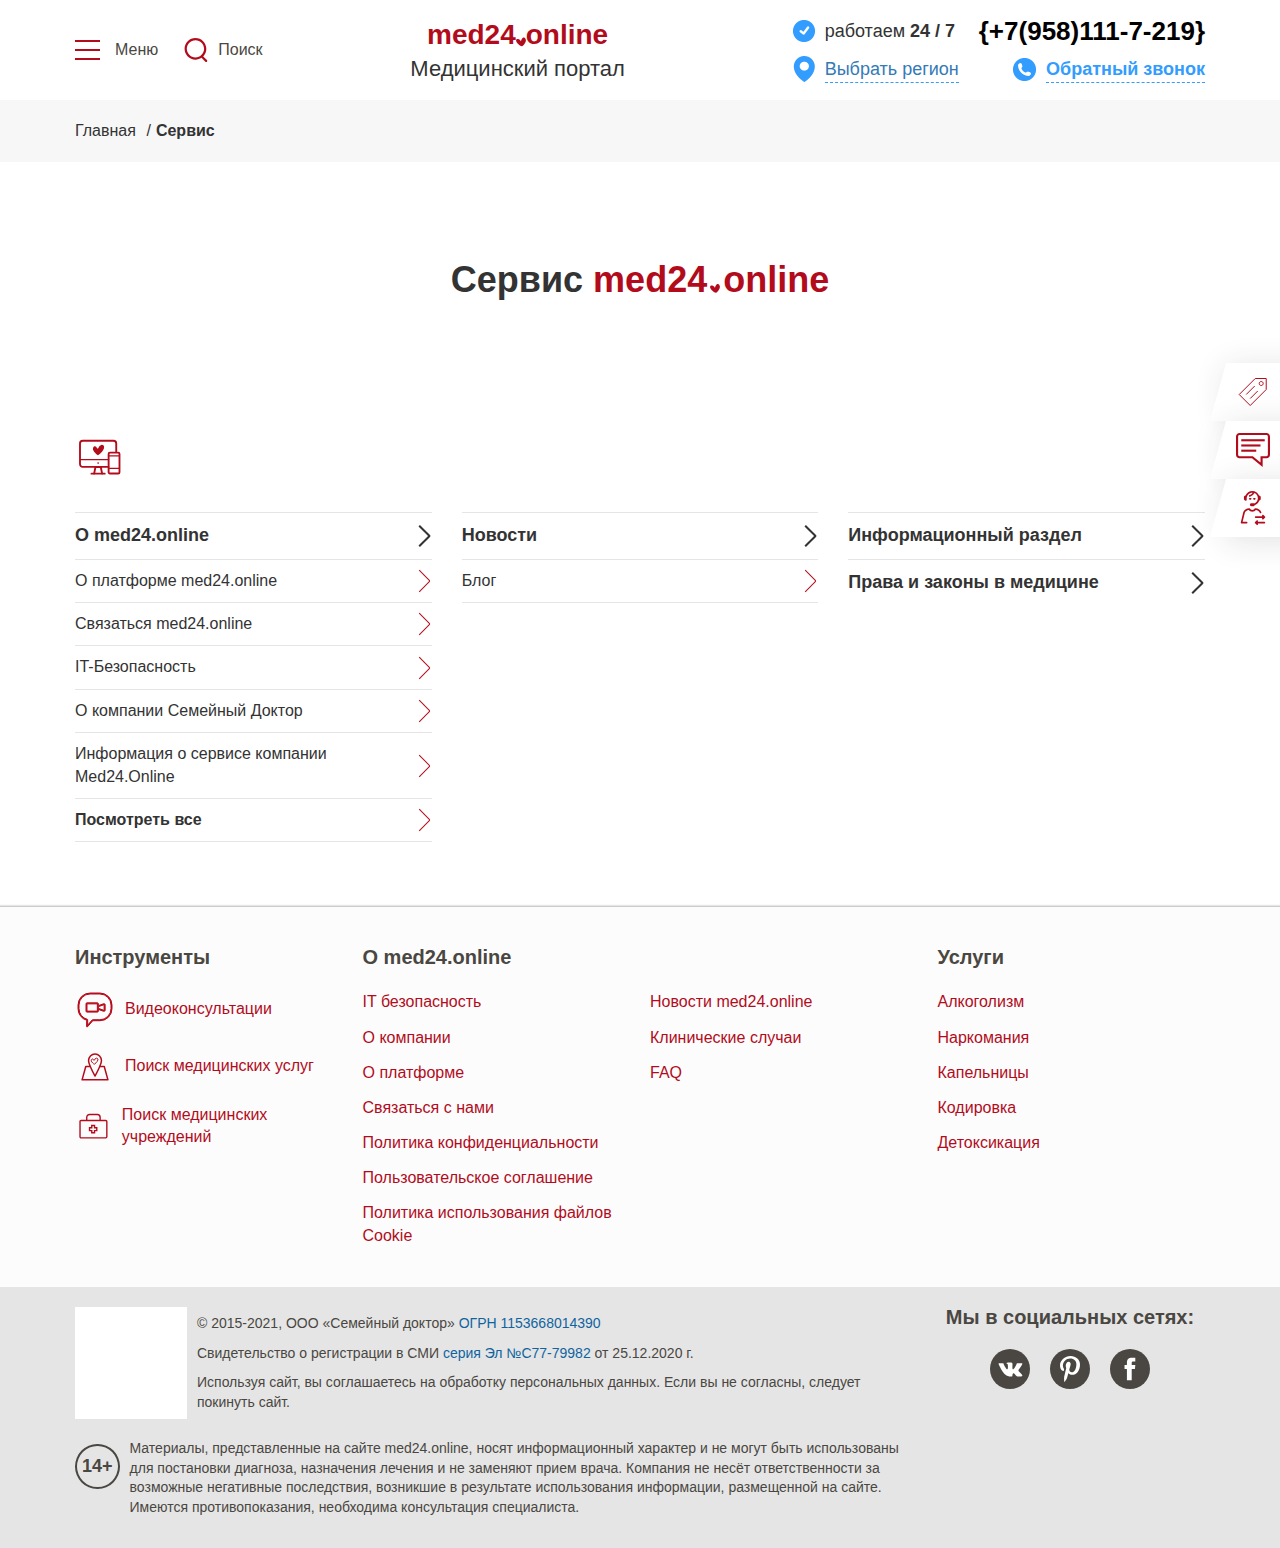
<file: services.html>
<!DOCTYPE html>
<html lang="ru">
	<head>
	<title>Сервис Med24.Online</title>
	<meta charset="UTF-8">
	<meta name="format-detection" content="telephone=no">
	<meta name="description" content="Информации о сервисе компании Med24.Online">
	<link rel="stylesheet" href="css/style-about.min.css?_v=20210925195907">
	<link rel="shortcut icon" href="img/logo.png">
	<meta name="viewport" content="width=device-width, initial-scale=1.0">
</head>
	<body>
		<div class="wrapper">
			<header class="header">
	<div class="header__content _container">
		<div class="header__control">
			<div class="header__burger burger-header">
				<div class="burger-header__icon">
					<span></span>
					<span></span>
					<span></span>
				</div>
				<div class="burger-header__text">Меню</div>
			</div>

			<a href="#" class="header__search">
				<svg width="100%" height="100%" viewBox="0 0 14 15" version="1.1" xmlns="http://www.w3.org/2000/svg" xmlns:xlink="http://www.w3.org/1999/xlink" xml:space="preserve" style="fill-rule:evenodd;clip-rule:evenodd;stroke-linejoin:round;stroke-miterlimit:2;">
					<g transform="matrix(1,0,0,1,-2966,-3470)">
						<g transform="matrix(1.43778,0,0,2.19305,-3006.16,3416.63)">
							<g transform="matrix(0.435176,0,0,0.285304,2938.7,-0.171424)">
								<path d="M2808.63,104.56C2807.08,105.603 2805.21,106.211 2803.21,106.211C2797.83,106.211 2793.47,101.85 2793.47,96.479C2793.47,91.108 2797.83,86.747 2803.21,86.747C2808.58,86.747 2812.94,91.108 2812.94,96.479C2812.94,99.122 2811.88,101.52 2810.17,103.274L2813.47,106.579C2813.87,106.97 2813.87,107.603 2813.47,107.994C2813.08,108.384 2812.45,108.384 2812.06,107.994L2808.63,104.56ZM2803.21,88.747C2807.47,88.747 2810.94,92.212 2810.94,96.479C2810.94,100.746 2807.47,104.211 2803.21,104.211C2798.94,104.211 2795.47,100.746 2795.47,96.479C2795.47,92.212 2798.94,88.747 2803.21,88.747Z" style="fill:#b20c1c;"/>
							</g>
						</g>
					</g>
				</svg>
				Поиск
			</a>

			<a href="tel:+380660878871" class="header__mobile-phone">
				<svg version="1.1" xmlns="http://www.w3.org/2000/svg" xmlns:xlink="http://www.w3.org/1999/xlink" x="0px" y="0px" viewBox="0 0 25.625 25.625" style="enable-background:new 0 0 25.625 25.625;" xml:space="preserve">
					<g>
						<path style="fill:#b20c1c;" d="M22.079,17.835c-1.548-1.324-3.119-2.126-4.648-0.804l-0.913,0.799
							c-0.668,0.58-1.91,3.29-6.712-2.234C5.005,10.079,7.862,9.22,8.531,8.645l0.918-0.8c1.521-1.325,0.947-2.993-0.15-4.71l-0.662-1.04
							C7.535,0.382,6.335-0.743,4.81,0.58L3.986,1.3C3.312,1.791,1.428,3.387,0.971,6.419c-0.55,3.638,1.185,7.804,5.16,12.375
							c3.97,4.573,7.857,6.87,11.539,6.83c3.06-0.033,4.908-1.675,5.486-2.272l0.827-0.721c1.521-1.322,0.576-2.668-0.973-3.995
							L22.079,17.835z"/>
					</g>
				</svg>
			</a>
		</div>

		<div class="header__logo logo-header">
			<a href="main.html" class="logo-header__link">med24<img src="img/icons/heart.svg?_v=1632589147598" alt="">online</a>
			<div class="logo-header__text">Медицинский портал</div>
		</div>
		
		<div class="header__info info-header">
			<div class="info-header__column">
				<div class="info-header__item info-header__item_shedule">
					<span class="info-header__icon"></span>
					<div class="info-header__text">работаем <span>24 / 7</span></div>
				</div>
				<div class="info-header__item info-header__item_region">
					<span class="info-header__icon"></span>
					<a href="#city" class="info-header__text _popup-link">Выбрать регион</a>
				</div>
			</div>
			<div class="info-header__column">
				<div class="info-header__item info-header__item_phone">
					<a href="tel:+79581117219" class="info-header__text">{+7(958)111-7-219}</a>
				</div>
				<div class="info-header__item info-header__item_callback">
					<span class="info-header__icon"></span>
					<a href="#callback" class="info-header__text _popup-link">Обратный звонок</a>
				</div>
			</div>
		</div>

		<nav class="header__menu menu-header _spollers _one">
			<div class="menu-header__wrap">
				<div class="menu-header__block">
					<h2 class="menu-header__title _spoller">Услуги</h2>
					<ul class="menu-header__list _spollers _one">
						<li class="menu-header__item item-menu">
							<div class="item-menu__title">Алкоголизм</div>
							<span class="item-menu__icon _spoller" data-max="1023.98"></span>
							<ul class="item-menu__list">
								<li class="_spollers">
									<span class="item-menu__link"><a href="https://www.med24.online/landing/vyvod_iz_zapoya/">Вывод из запоя</a></span>
									<span class="item-menu__icon _spoller"></span>
									<ul class="item-menu__submenu">
										<li><a href="https://www.med24.online/landing/narkolog2/" class="item-menu__sublink">Вывод из запоя в стационаре</a></li>
										<li><a href="https://www.med24.online/landing/prinuditelnyj-vyvod-iz-zapoya/" class="item-menu__sublink">Принудительный вывод из запоя</a></li>
										<li><a href="https://www.med24.online/landing/vyvod-iz-zapoya-ambulatorno/" class="item-menu__sublink">Вывод из запоя амбулаторно</a></li>
									</ul>
								</li>
								<li class="_spollers">
									<span class="item-menu__link"><a href="https://www.med24.online/landing/effektivnoe_lechenie_alkogolizma/">Лечение алкоголизма</a></span>
									<span class="item-menu__icon _spoller"></span>
									<ul class="item-menu__submenu">
										<li><a href="https://www.med24.online/landing/lechenie-alkogolizma-v-statsionare/" class="item-menu__sublink">Лечение алкоголизма в стационаре</a></li>
										<li><a href="https://www.med24.online/landing/prinuditelnoe-lechenie-ot-alkogolizma/" class="item-menu__sublink">Принудительное лечение от алкоголизма</a></li>
										<li><a href="https://www.med24.online/landing/anonimnoe-lechenie-alkogolizma/" class="item-menu__sublink">Анонимное лечение алкоголизма</a></li>
										<li><a href="https://www.med24.online/landing/lechenie-zhenskogo-alkogolizma/" class="item-menu__sublink">Лечение женского алкоголизма</a></li>
										<li><a href="https://www.med24.online/landing/lechenie-alkogolizma-v-dispansere/" class="item-menu__sublink">Лечение алкоголизма в диспансере</a></li>
										<li><a href="https://www.med24.online/landing/metod-shichko/" class="item-menu__sublink">Метод Шичко</a></li>
										<li><a href="https://www.med24.online/landing/lchenie-alkogolizma-doma/" class="item-menu__sublink">Лечение алкоголизма дома</a></li>
										<li><a href="https://www.med24.online/landing/lechenie-alkogolizma-v-sanatorii/" class="item-menu__sublink">Лечение алкоголизма в санатории</a></li>
										<li><a href="https://www.med24.online/landing/skoraya-alkogolnaya-pomosch/" class="item-menu__sublink">Скорая алкогольная помощь</a></li>
										<li><a href="https://www.med24.online/landing/vip-lechenie-alkogolizma/" class="item-menu__sublink">ВИП лечение алкоголизма</a></li>
										<li><a href="https://www.med24.online/landing/lechenie-alkogolizma-u-muzhchin/" class="item-menu__sublink">Лечение алкоголизма у мужчин</a></li>
										<li><a href="https://www.med24.online/landing/lechenie-podrostkovogo-alkogolizma/" class="item-menu__sublink">Лечение подросткового алкоголизма</a></li>
										<li><a href="https://www.med24.online/landing/lechenie-khronicheskogo-alkogolizma/" class="item-menu__sublink">Лечение хронического алкоголизма</a></li>
										<li><a href="https://www.med24.online/landing/lechenie-alkogolizma-ambulatorno/" class="item-menu__sublink">Лечение алкоголизма амбулаторно</a></li>
										<li><a href="https://www.med24.online/landing/lechenie-alkogolizma-3-stadii/" class="item-menu__sublink">Лечение алкоголизма 3 стадии</a></li>
										<li><a href="https://www.med24.online/landing/psikhiatricheskoe-lechenie-alkogolizma/" class="item-menu__sublink">Психиатрическое лечение алкоголизма</a></li>
									</ul>
								</li>
								<li><a href="https://www.med24.online/landing/reabilitatsionnyj-tsentr-alkogolizma/" class="item-menu__link">Реабилитационный центр алкоголизма</a></li>
								<li><a href="https://www.med24.online/landing/vytrezvlenie/" class="item-menu__link">Вытрезвление</a></li>
								<li><a href="https://www.med24.online/uslugi/vytrezvitel/" class="item-menu__link">Вытрезвитель</a></li>
								<li><a href="https://www.med24.online/landing/snyatie-alkogolnoj-intoksikatsii/" class="item-menu__link">Снятие алкогольной интоксикации</a></li>
								<li><a href="https://www.med24.online/landing/snyatie-pokhmelya-na-domu/" class="item-menu__link">Снятие похмелья на дому</a></li>
							</ul>
						</li>

						<li class="menu-header__item item-menu">
							<div class="item-menu__title">Наркомания</div>
							<span class="item-menu__icon _spoller" data-max="1023.98"></span>
							<ul class="item-menu__list">
								<li><a href="https://www.med24.online/landing/narkolog_na_dom/" class="item-menu__link">Нарколог на дом</a></li>
								<li class="_spollers">
									<span class="item-menu__link"><a href="https://www.med24.online/landing/lechenie-narkomanii/">Лечение наркомании</a></span>
									<span class="item-menu__icon _spoller"></span>
									<ul class="item-menu__submenu">
										<li><a href="https://www.med24.online/landing/prinuditelnoe-lechenie-narkozavisimosti/" class="item-menu__sublink">Принудительное лечение наркозависимости</a></li>
										<li><a href="https://www.med24.online/landing/anonimnoe-lechenie-narkozavisimosti/" class="item-menu__sublink">Анонимное лечение наркозависимости</a></li>
										<li><a href="https://www.med24.online/landing/gipnoz-ot-narkozavisimosti/" class="item-menu__sublink">Гипноз от наркозависимости</a></li>
									</ul>
								</li>
								<li><a href="https://www.med24.online/landing/narkologicheskaya_pomosch/" class="item-menu__link">Скорая наркологическая помощь</a></li>
								<li><a href="https://www.med24.online/landing/snyatie_lomki/" class="item-menu__link">Снятие ломки</a></li>
								<li><a href="https://www.med24.online/landing/reabilitatsionnyj-tsentr-dlya-narkomanov/" class="item-menu__link">Реабилитационный центр для наркоманов</a></li>
								<li><a href="https://www.med24.online/landing/reabilitatsiya-narkomanov/" class="item-menu__link">Реабилитация наркоманов</a></li>
								<li><a href="https://www.med24.online/landing/narkologicheskaya-pomosch-anonimno/" class="item-menu__link">Наркологическая помощь анонимно</a></li>
								<li><a href="https://www.med24.online/landing/kruglosutochnaya-narkologicheskaya-pomosch/" class="item-menu__link">Круглосуточная наркологическая помощь</a></li>
							</ul>
						</li>

						<li class="menu-header__item item-menu">
							<div class="item-menu__title"><a href="https://www.med24.online/landing/kodirovka_ot_alkogolya/">Кодирование от алкоголизма</a></div>
							<span class="item-menu__icon _spoller" data-max="1023.98"></span>
							<ul class="item-menu__list">
								<li><a href="https://www.med24.online/landing/kodirovanie_metodom_torpedo/" class="item-menu__link">Торпеда от алкоголизма</a></li>
								<li><a href="https://www.med24.online/landing/kodirovanie_po_metodu_dovzhenko/" class="item-menu__link">Кодирование по методу Довженко</a></li>
								<li><a href="https://www.med24.online/landing/vshivanie_ot_alkogolizma/" class="item-menu__link">Вшивание ампулы</a></li>
								<li><a href="https://www.med24.online/landing/kodirovanie_ukolom/" class="item-menu__link">Кодирование от алкоголизма уколом</a></li>
								<li><a href="https://www.med24.online/landing/kodirovka-ot-alkogolya-na-domu/" class="item-menu__link">Кодировка от алкоголя на дому</a></li>
								<li><a href="https://www.med24.online/landing/kodirovanie_gipnozom/" class="item-menu__link">Кодирование гипнозом</a></li>
								<li><a href="https://www.med24.online/landing/vshivanie-esperal/" class="item-menu__link">Вшивание Эспераль</a></li>
								<li><a href="https://www.med24.online/landing/kodirovanie_lazerom/" class="item-menu__link">Лазерное кодирование</a></li>
								<li><a href="https://www.med24.online/landing/kodirovanie-vivitrol/" class="item-menu__link">Кодирование Вивитрол</a></li>
								<li><a href="https://www.med24.online/landing/kodirovanie-disulfiram/" class="item-menu__link">Кодирование Дисульфирам</a></li>
								<li><a href="https://www.med24.online/landing/kodirovanie-sit/" class="item-menu__link">Кодирование SIT</a></li>
								<li><a href="https://www.med24.online/landing/kodirovanie-akvilong/" class="item-menu__link">Кодирование Аквилонг</a></li>
								<li><a href="https://www.med24.online/landing/kodirovanie-naltrekson/" class="item-menu__link">Кодирование Налтрексон</a></li>
								<li><a href="https://www.med24.online/landing/igloukalyvanie-ot-alkogolizma/" class="item-menu__link">Иглоукалывание от алкоголизма</a></li>
							</ul>
						</li>

						<li class="menu-header__item item-menu">
							<div class="item-menu__title"><a href="https://www.med24.online/landing/kapelnitsy/">Капельницы</a></div>
							<span class="item-menu__icon _spoller" data-max="1023.98"></span>
							<ul class="item-menu__list">
								<li><a href="https://www.med24.online/landing/medsestra_kapelniczy_na_dom/" class="item-menu__link">На дому</a></li>
								<li class="_spollers">
									<span class="item-menu__link"><a href="https://www.med24.online/landing/kapelnicza_ot_alkogolya/">Капельница от запоя</a></span>
									<span class="item-menu__icon _spoller"></span>
									<ul class="item-menu__submenu">
										<li><a href="https://www.med24.online/landing/kapelnitsa-ot-zapoya-v-klinike/" class="item-menu__sublink">Капельница от запоя в клинике</a></li>
									</ul>
								</li>
								<li><a href="https://www.med24.online/landing/prokapatsya/" class="item-menu__link">Прокапаться</a></li>
								<li><a href="https://www.med24.online/landing/kapelnitsy-dlya-detoksikatsii/" class="item-menu__link">Капельницы для детоксикации</a></li>
								<li><a href="https://www.med24.online/landing/kapelnicza_narkotikov/" class="item-menu__link">Капельница от наркотиков</a></li>
								<li><a href="https://www.med24.online/landing/kapelnicza_ot_pohmelya/" class="item-menu__link">Капельница от похмелья</a></li>
								<li><a href="https://www.med24.online/landing/vitaminnye-kapelnitsy/" class="item-menu__link">Витаминные капельницы</a></li>
								<li><a href="https://www.med24.online/landing/kapelnitsa-pri-alkogolnoj-intoksikatsii/" class="item-menu__link">Капельница при алкогольной интоксикации</a></li>
							</ul>
						</li>

						<li class="menu-header__item item-menu">
							<div class="item-menu__title"><a href="https://www.med24.online/landing/detoksikatsiya/">Детоксикация</a></div>
							<span class="item-menu__icon _spoller" data-max="1023.98"></span>
							<ul class="item-menu__list">
								<li><a href="https://www.med24.online/landing/detoksikacziya_ot_narkotikov/" class="item-menu__link">От наркотиков</a></li>
								<li><a href="https://www.med24.online/landing/ubod/" class="item-menu__link">УБОД</a></li>
								<li><a href="https://www.med24.online/landing/detoksikacziya_alkogolya/" class="item-menu__link">От алкоголя</a></li>
								<li><a href="https://www.med24.online/landing/detoksikatsiya-na-domu/" class="item-menu__link">Детоксикация на дому</a></li>
							</ul>
						</li>
					</ul>
				</div>
				
				<div class="menu-header__block">
					<h2 class="menu-header__title _spoller">Пункт меню №2</h2>
					<ul class="menu-header__list"></ul>
				</div>
				
				<div class="menu-header__block">
					<h2 class="menu-header__title _spoller">Пункт меню №3</h2>
					<ul class="menu-header__list"></ul>
				</div>
				
				<div class="menu-header__block">
					<h2 class="menu-header__title _spoller">Пункт меню №4</h2>
					<ul class="menu-header__list"></ul>
				</div>
				
				<div class="menu-header__footer footer-menu">
					<div class="footer-menu__column">
						<a href="#" class="footer-menu__link">
							<span>Найти медицинское учреждение</span>
							<svg xmlns="http://www.w3.org/2000/svg" xmlns:xlink="http://www.w3.org/1999/xlink" width="40px" height="40px" viewBox="0 0 40 40" version="1.1">
								<g stroke="none" stroke-width="1" fill="none" fill-rule="evenodd">
									<g transform="translate(-300.000000, -200.000000)">
										<g transform="translate(300.000000, 200.000000)">
											<g transform="translate(7.000000, 7.000000)">
												<polyline stroke="#B20C1C" stroke-width="1.5" stroke-linecap="round" stroke-linejoin="round" points="8.27581632 12.4908201 3.77265369 12.4908201 0.0769929324 25.8567931 25.9466182 25.8567931 22.2509575 12.4908201 17.7477948 12.4908201"/>
												<path d="M8.27581632,12.4908201 C7.29092273,10.1794614 6.54439926,8.01608323 6.54439926,6.7625459 C6.54439926,3.07162791 9.43994946,0.0795593635 13.0118056,0.0795593635 C16.5836617,0.0795593635 19.4792119,3.07162791 19.4792119,6.7625459 C19.4792119,8.01608323 18.7326884,10.1794614 17.7477948,12.4908201 C15.8315947,16.9856059 13.0118056,22.0379437 13.0118056,22.0379437 C13.0118056,22.0379437 10.1920164,16.9856059 8.27581632,12.4908201 L8.27581632,12.4908201 Z" stroke="#B20C1C" stroke-width="1.5" stroke-linecap="round" stroke-linejoin="round"/>
												<path d="M14.2255818,4.18897972 C13.4496149,4.34809845 12.8083365,5.07166993 12.4977487,6.00996794 C12.4759707,6.07596033 12.4186778,6.16439685 12.3432925,6.19287072 L11.9218044,6.33524011 C11.8209555,6.36471895 11.7268075,6.26623283 11.6963183,6.19287072 C11.3823801,5.40632173 10.8767954,4.89178202 10.286109,5.01572713 C9.72390152,5.13732734 9.06888627,5.80897586 9.27192424,6.86217434 C9.49741031,8.03730801 11.7653378,10.1708389 12.238423,10.1835684 C12.7292656,10.193283 15.4565415,7.85206031 15.8760193,5.98752382 C16.2097252,4.4914728 15.053816,4.01143672 14.2255818,4.18897972 L14.2255818,4.18897972 Z" fill="#B20C1C"/>
											</g>
										</g>
									</g>
								</g>
							</svg>
						</a>
					</div>
					<div class="footer-menu__column">
						<a href="#" class="footer-menu__link">
							<span>Медицинские услуги</span>
							<svg xmlns="http://www.w3.org/2000/svg" width="40" height="40" viewBox="0 0 40 40"><defs><style>.cls-1{fill:#db091c;}</style></defs><g id="Ikoner_-_outlinet" data-name="Ikoner - outlinet"><path class="cls-1" d="M34.5,13H28V11.5A2.5,2.5,0,0,0,25.5,9h-11A2.5,2.5,0,0,0,12,11.5V13H5.5A1.5,1.5,0,0,0,4,14.5v19A1.5,1.5,0,0,0,5.5,35h29A1.5,1.5,0,0,0,36,33.5v-19A1.5,1.5,0,0,0,34.5,13ZM13,11.5A1.5,1.5,0,0,1,14.5,10h11A1.5,1.5,0,0,1,27,11.5V13H13Zm22,22a.5.5,0,0,1-.5.5H5.5a.5.5,0,0,1-.5-.5v-19a.5.5,0,0,1,.5-.5h29a.5.5,0,0,1,.5.5ZM25.63,21.63H22.38V18.38a.5.5,0,0,0-.5-.5H18.13a.5.5,0,0,0-.5.5v3.25H14.38a.5.5,0,0,0-.5.5v3.75a.5.5,0,0,0,.5.5h3.25v3.25a.5.5,0,0,0,.5.5h3.75a.51.51,0,0,0,.5-.5V26.38h3.25a.51.51,0,0,0,.5-.5V22.13A.5.5,0,0,0,25.63,21.63Zm-.5,3.75H21.88a.5.5,0,0,0-.5.5v3.25H18.63V25.88a.5.5,0,0,0-.5-.5H14.88V22.63h3.25a.51.51,0,0,0,.5-.5V18.88h2.75v3.25a.5.5,0,0,0,.5.5h3.25Z"/></g></svg>
						</a>
					</div>
					<div class="footer-menu__column">
						<a href="#" class="footer-menu__link">
							<span>Медицинский справочник</span>
							<svg xmlns="http://www.w3.org/2000/svg" xmlns:xlink="http://www.w3.org/1999/xlink" width="40px" height="40px" viewBox="0 0 40 40" version="1.1">
								<g stroke="none" stroke-width="1" fill="none" fill-rule="evenodd">
									<g transform="translate(-100.000000, -400.000000)">
										<g transform="translate(100.000000, 400.000000)">
											<g transform="translate(4.000000, 10.000000)">
												<path d="M31.1067774,16.4150943 C27.5245887,17.7512453 24.3342491,14.338717 20.0716075,14.338717 C18.2005132,14.338717 16.4211925,16.0353208 16.0728151,16.2623396 C16.0643623,16.277434 16.0547019,16.2943396 16.0468528,16.309434 L16.0076075,16.309434 C16.000966,16.2973585 15.9925132,16.2822642 15.9858717,16.2701887 C15.6755321,16.066717 13.8738717,14.338717 11.9756075,14.338717 C7.67130566,14.338717 4.43809811,17.8442264 0.81485283,16.4150943" stroke="#B20C1C" stroke-width="1.5" stroke-linecap="round" stroke-linejoin="round"/>
												<path d="M0.81509434,16.4150943 L0.0978113208,19.3295094 C5.16226415,21.1021887 6.89388679,18.3489811 11.5290566,18.3489811 C13.4442264,18.3489811 15.1710189,19.8783396 15.1710189,19.8783396 L16.8754717,19.8783396 C16.8754717,19.8783396 18.6028679,18.3489811 20.5180377,18.3489811 C25.1393208,18.3489811 26.8751698,21.0858868 31.9046038,19.344 L31.1070189,16.4150943" stroke="#B20C1C" stroke-width="1.5" stroke-linecap="round" stroke-linejoin="round"/>
												<path d="M16.1330717,0.748498113 C11.0172981,-1.49029434 10.1985811,1.99649811 4.29669434,2.10578113 L3.62650566,4.03302642 L0.000241509434,14.4577811 C0.457298113,14.5127245 0.896241509,14.5489509 1.31646792,14.5652528 C5.94680755,14.754234 8.43797736,12.239517 11.8293736,12.239517 C14.412317,12.239517 15.5148075,14.7826113 15.9857509,15.6399698 M16.0726943,15.6327245 C16.5460528,14.7711396 17.6491472,12.239517 20.2248453,12.239517 C23.6071849,12.239517 26.1635623,14.7246491 30.6809962,14.5652528 C31.1024302,14.551366 31.5413736,14.5181585 32.0002415,14.4650264 L28.3709585,4.03302642 L27.700166,2.10396981 C21.8145811,1.97234717 21.6231849,-1.52893585 16.4186566,0.799215094" stroke="#B20C1C" stroke-width="1.5" stroke-linecap="round" stroke-linejoin="round"/>
												<path d="M17.917766,5.48950943 C17.917766,5.48950943 17.3870491,5.53781132 16.616634,5.62716981 L16.6727849,4.38339623 C17.4329358,4.2789434 17.8736906,4.2010566 17.8736906,4.2010566 C18.3645585,4.11049057 18.4985962,3.84664151 18.4871245,3.55139623 C18.4714264,3.13962264 18.1387472,2.94641509 17.749917,2.94641509 C17.749917,2.94641509 13.2198038,2.98867925 12.7506717,2.90354717 C12.2821434,2.81841509 12.264634,2.76709434 12.264634,2.76709434 C12.264634,2.76709434 12.9795019,2.57811321 12.9541434,2.58656604 C12.9287849,2.59501887 11.829917,2.44286792 11.7882566,2.33056604 C11.7695396,2.27984906 12.5671245,1.75879245 12.9601811,1.69781132 C13.4915019,1.61509434 14.1961057,1.98701887 14.7153509,1.9610566 C15.2339925,1.93569811 18.0771623,1.73162264 18.4955774,1.7485283 L18.5040302,1.7485283 C19.4356528,1.75939623 20.245917,2.44226415 20.1958038,3.50671698 C20.1505208,4.46732075 19.6705208,5.27335849 17.917766,5.48950943 L17.917766,5.48950943 Z M15.5841811,3.18188679 L16.3539925,3.18188679 L16.2428981,6.9874717 L15.6753509,6.89630189 L15.5841811,3.18188679 Z M17.7420679,10.157283 C17.7420679,10.157283 17.1298415,10.1639245 16.4892377,10.1723774 L16.5115774,9.25645283 C16.981917,9.23169811 17.2361057,9.21116981 17.269917,9.20875472 C17.3822189,9.20030189 17.5379925,9.08558491 17.5379925,8.93524528 C17.5379925,8.78430189 17.4317283,8.67803774 17.269917,8.6605283 C16.7814642,8.60860377 14.037917,8.04528302 14.037917,8.04528302 C13.1111245,7.84060377 12.5248604,7.35275472 12.5248604,6.50022642 C12.5248604,5.0674717 13.7197283,4.80543396 13.9207849,4.76015094 C14.0149736,4.73841509 14.5330113,4.6285283 15.3070491,4.52045283 L15.3408604,5.78716981 C14.8892377,5.83849057 14.7515774,5.85479245 14.7244075,5.85479245 C14.3561057,5.90611321 14.1327094,6.112 14.1327094,6.41449057 C14.1327094,6.71637736 14.3005585,6.84739623 14.6350491,6.90415094 C14.6350491,6.90415094 15.952483,7.19033962 17.437766,7.44150943 C17.8622189,7.53207547 19.0232755,7.73735849 19.0148226,8.8754717 C19.0093887,9.52150943 18.6211623,10.1331321 17.7420679,10.157283 L17.7420679,10.157283 Z M15.7127849,8.68286792 L16.2127094,8.76256604 L16.157766,10.7085283 L15.7641057,10.6288302 L15.7127849,8.68286792 Z M16.9716528,12.5107925 L16.221766,12.8398491 L16.2428981,12.0700377 C16.2428981,12.0700377 16.368483,12.018717 16.3545962,11.9058113 C16.3437283,11.8152453 16.304483,11.7802264 16.1921811,11.7403774 L14.7358792,11.4246038 C14.0650868,11.2875472 13.7305962,10.893283 13.7305962,10.3806792 C13.7305962,9.84815094 14.0904453,9.42188679 14.6265962,9.34641509 C14.6265962,9.34641509 14.9484075,9.3234717 15.4628226,9.29750943 L15.496634,10.1862642 C15.3903698,10.1868679 15.4314264,10.189283 15.4163321,10.189283 C14.9302943,10.2092075 14.9478038,10.3601509 14.9478038,10.4458868 C14.9478038,10.5376604 15.0480302,10.5750943 15.120483,10.6197736 L16.8877283,11.1076226 C17.3677283,11.2440755 17.4824453,11.578566 17.4824453,11.7832453 C17.4824453,11.9118491 17.4739925,12.2710943 16.9716528,12.5107925 L16.9716528,12.5107925 Z M15.7852377,11.8442264 L16.136634,11.9070189 L16.0907472,13.4297358 L15.8232755,13.2335094 L15.7852377,11.8442264 Z M16.0828981,14.7109434 C16.048483,14.5606038 15.2116528,13.7135094 15.2116528,13.7135094 C15.024483,13.5637736 14.9514264,13.3578868 14.9514264,13.1248302 C14.9514264,12.8579623 15.0975396,12.6635472 15.2961811,12.5675472 C15.2961811,12.5675472 15.5721057,12.421434 15.6844075,12.3616604 L15.7182189,13.1882264 C15.7182189,13.3095849 15.8033509,13.3717736 15.8975396,13.4412075 C16.4771623,13.869283 16.1155019,14.8606792 16.0828981,14.7109434 L16.0828981,14.7109434 Z" fill="#B20C1C"/>
											</g>
										</g>
									</g>
								</g>
							</svg>
						</a>
					</div>
					<div class="footer-menu__column">
						<a href="https://www.med24.online/articles/contacts/" class="footer-menu__link">
							<span>Контакты</span>
						</a>
					</div>
				</div>
			</div>
		</nav>

		<div class="mobile-menu">
			<div class="mobile-menu__item">
				<a href="tel:+79618500942" class="mobile-menu__link">
					<svg version="1.1" xmlns="http://www.w3.org/2000/svg" xmlns:xlink="http://www.w3.org/1999/xlink" x="0px" y="0px" viewBox="0 0 25.625 25.625" style="enable-background:new 0 0 25.625 25.625;" xml:space="preserve">
						<g>
							<path style="fill:#4a4742;" d="M22.079,17.835c-1.548-1.324-3.119-2.126-4.648-0.804l-0.913,0.799
								c-0.668,0.58-1.91,3.29-6.712-2.234C5.005,10.079,7.862,9.22,8.531,8.645l0.918-0.8c1.521-1.325,0.947-2.993-0.15-4.71l-0.662-1.04
								C7.535,0.382,6.335-0.743,4.81,0.58L3.986,1.3C3.312,1.791,1.428,3.387,0.971,6.419c-0.55,3.638,1.185,7.804,5.16,12.375
								c3.97,4.573,7.857,6.87,11.539,6.83c3.06-0.033,4.908-1.675,5.486-2.272l0.827-0.721c1.521-1.322,0.576-2.668-0.973-3.995
								L22.079,17.835z"/>
						</g>
					</svg>
					<span>Позвонить</span>
				</a>
			</div>

			<div class="mobile-menu__item">
				<a href="#callback" class="mobile-menu__link _popup-link">
					<svg version="1.1" xmlns="http://www.w3.org/2000/svg" xmlns:xlink="http://www.w3.org/1999/xlink" x="0px" y="0px" viewBox="0 0 365.624 365.624" style="enable-background:new 0 0 365.624 365.624;" xml:space="preserve">
						<path style="fill:#4a4742;" d="M85.063,86.627V66.679c0-8.151,6.714-14.731,17.554-17.151C114.042,20.557,142.145,0,175.126,0
							c32.939,0,61.198,20.501,72.652,49.414c11.144,2.321,18.285,8.982,18.285,17.265v19.948c0,7.981-6.636,14.4-17.09,16.938
							c-7.745,22.485-25.535,40.518-48.729,48.359c-2.073,6.602-8.249,11.29-15.525,11.29h-19.217c-8.971,0-16.27-7.03-16.27-16.001
							c0-8.97,7.299-15.999,16.27-15.999h19.217c3.988,0,7.646,1.289,10.478,3.678c23.82-8.396,40-31.077,40-56.804
							c0-24.956-15.295-46.408-37.002-55.476c-10.631,19.366-27.81,33.509-47.567,39.035c-4.783,1.345-9.751-1.455-11.091-6.242
							c-1.339-4.787,1.459-9.753,6.245-11.092c13.652-3.819,25.78-13.176,34.12-26.124c-1.578-0.125-3.164-0.188-4.773-0.188
							c-33.132,0-60.066,26.955-60.066,60.087v17.224c0,2.645-1.094,5.155-3.111,6.865c-2.016,1.71-4.611,2.447-7.224,2.014
							C92.674,102.189,85.063,95.296,85.063,86.627z M167.203,84.213c0-4.971-4.029-9-9-9h-10.001c-4.971,0-9,4.029-9,9s4.029,9,9,9
							h10.001C163.173,93.213,167.203,89.184,167.203,84.213z M283.434,272.213h-72.078c-4.971,0-9,4.029-9,9s4.029,9,9,9h72.079
							l-0.93,0.969c-3.558,3.472-3.628,9.201-0.157,12.759c1.765,1.808,4.103,2.73,6.443,2.73c2.266,0,4.534-0.843,6.284-2.55
							l16.638-16.229c0.094-0.088,0.186-0.176,0.275-0.269c1.056-1.082,1.784-2.36,2.187-3.716c0.001-0.005,0.003-0.01,0.004-0.015
							c0.193-0.652,0.079-1.337,0.118-2.043c0.001-0.009-0.234-0.016-0.234-0.024c0-0.006,0-0.01,0-0.016c0-0.004,0-0.007,0-0.01
							c0-0.163,0.249-0.327,0.248-0.49c-0.004-1.214-0.13-2.371-0.569-3.427c-0.389-0.938-0.884-1.822-1.605-2.611
							c-0.002-0.002,0.026-0.004,0.024-0.006s0.103-0.004,0.101-0.006c-0.097-0.106-0.198-0.21-0.198-0.312c0,0,0-0.001,0-0.002
							c0-0.005-0.1-0.01-0.104-0.015c-0.004-0.004-0.053-0.008-0.058-0.013c-0.001-0.001-0.024-0.002-0.026-0.004
							c-0.046-0.045-0.103-0.09-0.15-0.133l-16.643-16.233c-3.558-3.473-9.26-3.402-12.729,0.156c-3.472,3.558-3.403,9.193,0.155,12.664
							L283.434,272.213z M305.547,331.213h-72.079l0.929-0.874c3.558-3.472,3.628-9.154,0.157-12.712c-3.473-3.557-9.17-3.62-12.728-0.149
							l-16.612,16.212c-0.103,0.096-0.203,0.196-0.303,0.298c-0.943,0.968-1.771,2.094-2.192,3.29c-0.331,0.938-0.656,1.947-0.656,2.998
							c0,0.026,0,0.052,0,0.078c0,0.001,0,0.002,0,0.003c0,0.006,0,0.013,0,0.02c0,0.003,0,0.007,0,0.01c0,0.005,0,0.01,0,0.015
							s0,0.011,0,0.015c0,0.005,0,0.008,0,0.012c0,0.006,0,0.012,0,0.018c0,0.004,0,0.007,0,0.011c0,0.006,0,0.012,0,0.019
							c0,0.003,0,0.006,0,0.01c0,0.006,0,0.012,0,0.018c0,0.004,0,0.007,0,0.011c0,0.006,0,0.011,0,0.017c0,0.004,0,0.009,0,0.013
							s0,0.009,0,0.013c0,0.006,0,0.011,0,0.016c0,0.003,0,0.006,0,0.008c0,0.792,0.302,1.557,0.52,2.284
							c0.001,0.002,0.075,0.004,0.076,0.006c0.001,0.003,0.039,0.006,0.04,0.01c0.403,1.343,1.147,2.612,2.194,3.686
							c0.1,0.102,0.209,0.2,0.312,0.296l16.617,16.208c1.75,1.707,4.021,2.558,6.286,2.558c2.341,0,4.681-0.907,6.445-2.715
							c3.471-3.558,3.401-9.287-0.157-12.759l-0.929-0.938h72.08c4.971,0,9-4.029,9-9S310.518,331.213,305.547,331.213z M192.499,93.213
							h10c4.971,0,9-4.029,9-9s-4.029-9-9-9h-10c-4.971,0-9,4.029-9,9S187.528,93.213,192.499,93.213z M212.038,204.005
							c20.401,1.608,39.704,14.452,43.356,29.476c1.173,4.829,6.037,7.794,10.871,6.619c4.83-1.174,7.793-5.852,6.619-10.682
							c-5.915-24.333-34.52-43.205-65.12-43.205h-1.237c-3.844,0-7.264,2.252-8.512,5.888c-2.12,6.173-10.586,12.327-22.665,12.327
							c-12.081,0-20.547-6.107-22.666-12.279c-1.249-3.637-4.668-5.936-8.513-5.936h-1.236c-30.601,0-59.206,18.872-65.122,43.205
							L51.388,338.021c-0.123,0.455-0.211,0.877-0.261,1.357c-0.126,1.181-0.015,2.322,0.302,3.415c0.205,0.716,0.498,1.586,0.864,2.216
							c0.001,0.002,0.002,0.204,0.004,0.204c0,0,0.001,0,0.002,0c1.188,2,3.175,3.413,5.653,4.015c0.715,0.174,1.429,0.123,2.133,0.123
							c0.101,0,0.199-0.138,0.299-0.138h53.992c4.971,0,9-4.029,9-9s-4.029-9-9-9H71.53l23.773-97.764
							c3.653-15.022,22.955-27.851,43.357-29.46c6.951,11.05,21.071,18.337,36.689,18.337
							C190.966,222.326,205.085,215.054,212.038,204.005z"/>
					</svg>
					<span>Перезвоним</span>
				</a>
			</div>

			<div class="mobile-menu__item">
				<div class="mobile-menu__link mobile-menu__link_social">
					<svg version="1.1" xmlns="http://www.w3.org/2000/svg" xmlns:xlink="http://www.w3.org/1999/xlink" x="0px" y="0px" viewBox="0 0 490 490" style="enable-background:new 0 0 490 490;" xml:space="preserve">
						<g>
							<g>
								<path style="fill:#4a4742;" d="M383.947,490L230.709,364.252H50.713c-27.924,0-50.631-23.111-50.631-51.528V51.528C0.082,23.111,22.789,0,50.713,0
									h388.574c27.924,0,50.631,23.111,50.631,51.528v261.197c0,28.417-22.707,51.528-50.631,51.528h-55.34V490z M50.713,30.615
									c-11.032,0-20.016,9.388-20.016,20.913v261.197c0,11.525,8.984,20.913,20.016,20.913h190.938l111.681,91.635v-91.635h85.954
									c11.032,0,20.016-9.388,20.016-20.913V51.528c0-11.525-8.984-20.913-20.016-20.913H50.713z"/>
							</g>
							<g><rect style="fill:#4a4742;" x="75.812" y="89.512" width="338.376" height="30.615"/></g>
							<g><rect style="fill:#4a4742;" x="75.812" y="164.569" width="277.147" height="30.615"/></g>
							<g><rect style="fill:#4a4742;" x="75.812" y="239.611" width="215.917" height="30.615"/></g>
						</g>
					</svg>
					<span>Написать</span>
				</div>
				<div class="mobile-menu__socials">
					<a href="viber://chat?number=%2B79618500942" class="mobile-menu__social">
						<svg xmlns="http://www.w3.org/2000/svg" width="32" height="32" viewBox="0 0 32 32">
							<path style="fill:#665CAC;" d="M15.198 0.005c-2.568 0.031-8.089 0.453-11.177 3.286-2.297 2.276-3.099 5.641-3.193 9.802-0.078 4.146-0.172 11.932 7.333 14.052v3.229c0 0-0.047 1.292 0.807 1.557 1.052 0.333 1.651-0.661 2.651-1.729l1.865-2.109c5.135 0.427 9.068-0.557 9.521-0.703 1.042-0.333 6.911-1.083 7.87-8.87 0.984-8.042-0.479-13.109-3.12-15.401h-0.016c-0.797-0.734-4-3.068-11.156-3.094 0 0-0.531-0.036-1.385-0.021zM15.286 2.266c0.729-0.005 1.172 0.026 1.172 0.026 6.057 0.016 8.948 1.839 9.63 2.453 2.224 1.906 3.37 6.474 2.531 13.188-0.797 6.51-5.557 6.922-6.438 7.203-0.375 0.12-3.839 0.974-8.203 0.693 0 0-3.25 3.922-4.266 4.932-0.161 0.177-0.349 0.229-0.469 0.203-0.172-0.042-0.224-0.255-0.214-0.547l0.031-5.359c-6.365-1.76-5.99-8.401-5.922-11.87 0.078-3.469 0.729-6.307 2.667-8.229 2.609-2.359 7.297-2.677 9.479-2.693zM15.766 5.734c-0.219-0.005-0.401 0.177-0.401 0.396 0 0.224 0.182 0.401 0.401 0.401 2.005-0.036 3.938 0.724 5.375 2.12 1.453 1.411 2.161 3.307 2.188 5.786 0 0.219 0.177 0.401 0.401 0.401v-0.016c0.219 0 0.401-0.177 0.401-0.396 0.099-2.359-0.776-4.651-2.417-6.349-1.583-1.547-3.589-2.344-5.948-2.344zM10.495 6.651c-0.281-0.042-0.573 0.016-0.818 0.161h-0.021c-0.542 0.318-1.047 0.719-1.526 1.255-0.365 0.422-0.563 0.849-0.615 1.26-0.031 0.245-0.010 0.49 0.063 0.724l0.026 0.016c0.411 1.208 0.948 2.37 1.604 3.464 0.844 1.536 1.885 2.958 3.094 4.229l0.036 0.052 0.057 0.042 0.036 0.042 0.042 0.036c1.276 1.214 2.698 2.255 4.24 3.109 1.76 0.958 2.828 1.411 3.469 1.599v0.010c0.188 0.057 0.359 0.083 0.531 0.083 0.547-0.042 1.063-0.26 1.469-0.63 0.521-0.469 0.932-0.984 1.24-1.531v-0.010c0.307-0.578 0.203-1.125-0.24-1.495-0.885-0.776-1.849-1.464-2.865-2.057-0.682-0.37-1.375-0.146-1.656 0.229l-0.599 0.755c-0.307 0.375-0.865 0.323-0.865 0.323l-0.016 0.010c-4.161-1.063-5.271-5.276-5.271-5.276s-0.052-0.573 0.333-0.865l0.75-0.604c0.359-0.292 0.609-0.984 0.224-1.667-0.589-1.021-1.276-1.979-2.052-2.865-0.167-0.208-0.406-0.349-0.672-0.401zM16.458 7.839c-0.531 0-0.531 0.802 0.005 0.802 1.333 0.021 2.604 0.573 3.531 1.531 0.844 0.932 1.281 2.172 1.198 3.427 0.005 0.219 0.182 0.396 0.401 0.396l0.016 0.021c0.219 0 0.401-0.182 0.401-0.401 0.036-1.589-0.458-2.922-1.427-3.99-0.974-1.068-2.333-1.667-4.068-1.786-0.021 0-0.036 0-0.057 0zM17.115 9.995c-0.547-0.016-0.568 0.802-0.026 0.818 1.318 0.068 1.958 0.734 2.042 2.104 0.005 0.219 0.182 0.391 0.396 0.391h0.016c0.224-0.010 0.401-0.203 0.385-0.427-0.094-1.786-1.068-2.792-2.797-2.885-0.005 0-0.010 0-0.016 0z"/>
						</svg>
					</a>
					<a href="https://telegram.im/@ClinicKC" class="mobile-menu__social">
						<svg fill="#0088cc" xmlns="http://www.w3.org/2000/svg"  viewBox="0 0 50 50" width="50px" height="50px"><path d="M 44.376953 5.9863281 C 43.889905 6.0076957 43.415817 6.1432497 42.988281 6.3144531 C 42.565113 6.4845113 40.128883 7.5243408 36.53125 9.0625 C 32.933617 10.600659 28.256963 12.603668 23.621094 14.589844 C 14.349356 18.562196 5.2382813 22.470703 5.2382812 22.470703 L 5.3046875 22.445312 C 5.3046875 22.445312 4.7547875 22.629122 4.1972656 23.017578 C 3.9185047 23.211806 3.6186028 23.462555 3.3730469 23.828125 C 3.127491 24.193695 2.9479735 24.711788 3.015625 25.259766 C 3.2532479 27.184511 5.2480469 27.730469 5.2480469 27.730469 L 5.2558594 27.734375 L 14.158203 30.78125 C 14.385177 31.538434 16.858319 39.792923 17.402344 41.541016 C 17.702797 42.507484 17.984013 43.064995 18.277344 43.445312 C 18.424133 43.635633 18.577962 43.782915 18.748047 43.890625 C 18.815627 43.933415 18.8867 43.965525 18.957031 43.994141 C 18.958531 43.994806 18.959437 43.99348 18.960938 43.994141 C 18.969579 43.997952 18.977708 43.998295 18.986328 44.001953 L 18.962891 43.996094 C 18.979231 44.002694 18.995359 44.013801 19.011719 44.019531 C 19.043456 44.030655 19.062905 44.030268 19.103516 44.039062 C 20.123059 44.395042 20.966797 43.734375 20.966797 43.734375 L 21.001953 43.707031 L 26.470703 38.634766 L 35.345703 45.554688 L 35.457031 45.605469 C 37.010484 46.295216 38.415349 45.910403 39.193359 45.277344 C 39.97137 44.644284 40.277344 43.828125 40.277344 43.828125 L 40.310547 43.742188 L 46.832031 9.7519531 C 46.998903 8.9915162 47.022612 8.334202 46.865234 7.7402344 C 46.707857 7.1462668 46.325492 6.6299361 45.845703 6.34375 C 45.365914 6.0575639 44.864001 5.9649605 44.376953 5.9863281 z M 44.429688 8.0195312 C 44.627491 8.0103707 44.774102 8.032983 44.820312 8.0605469 C 44.866523 8.0881109 44.887272 8.0844829 44.931641 8.2519531 C 44.976011 8.419423 45.000036 8.7721605 44.878906 9.3242188 L 44.875 9.3359375 L 38.390625 43.128906 C 38.375275 43.162926 38.240151 43.475531 37.931641 43.726562 C 37.616914 43.982653 37.266874 44.182554 36.337891 43.792969 L 26.632812 36.224609 L 26.359375 36.009766 L 26.353516 36.015625 L 23.451172 33.837891 L 39.761719 14.648438 A 1.0001 1.0001 0 0 0 38.974609 13 A 1.0001 1.0001 0 0 0 38.445312 13.167969 L 14.84375 28.902344 L 5.9277344 25.849609 C 5.9277344 25.849609 5.0423771 25.356927 5 25.013672 C 4.99765 24.994652 4.9871961 25.011869 5.0332031 24.943359 C 5.0792101 24.874869 5.1948546 24.759225 5.3398438 24.658203 C 5.6298218 24.456159 5.9609375 24.333984 5.9609375 24.333984 L 5.9941406 24.322266 L 6.0273438 24.308594 C 6.0273438 24.308594 15.138894 20.399882 24.410156 16.427734 C 29.045787 14.44166 33.721617 12.440122 37.318359 10.902344 C 40.914175 9.3649615 43.512419 8.2583658 43.732422 8.1699219 C 43.982886 8.0696253 44.231884 8.0286918 44.429688 8.0195312 z M 33.613281 18.792969 L 21.244141 33.345703 L 21.238281 33.351562 A 1.0001 1.0001 0 0 0 21.183594 33.423828 A 1.0001 1.0001 0 0 0 21.128906 33.507812 A 1.0001 1.0001 0 0 0 20.998047 33.892578 A 1.0001 1.0001 0 0 0 20.998047 33.900391 L 19.386719 41.146484 C 19.35993 41.068197 19.341173 41.039555 19.3125 40.947266 L 19.3125 40.945312 C 18.800713 39.30085 16.467362 31.5161 16.144531 30.439453 L 33.613281 18.792969 z M 22.640625 35.730469 L 24.863281 37.398438 L 21.597656 40.425781 L 22.640625 35.730469 z"/></svg>
					</a>
					<a href="https://wa.me/79618500942" class="mobile-menu__social">
						<svg version="1.1" xmlns="http://www.w3.org/2000/svg" xmlns:xlink="http://www.w3.org/1999/xlink" x="0px" y="0px" width="90px" height="90px" viewBox="0 0 90 90" style="enable-background:new 0 0 90 90;" xml:space="preserve">
							<g>
								<path style="fill:#43d854;" d="M90,43.841c0,24.213-19.779,43.841-44.182,43.841c-7.747,0-15.025-1.98-21.357-5.455L0,90l7.975-23.522
									c-4.023-6.606-6.34-14.354-6.34-22.637C1.635,19.628,21.416,0,45.818,0C70.223,0,90,19.628,90,43.841z M45.818,6.982
									c-20.484,0-37.146,16.535-37.146,36.859c0,8.065,2.629,15.534,7.076,21.61L11.107,79.14l14.275-4.537
									c5.865,3.851,12.891,6.097,20.437,6.097c20.481,0,37.146-16.533,37.146-36.857S66.301,6.982,45.818,6.982z M68.129,53.938
									c-0.273-0.447-0.994-0.717-2.076-1.254c-1.084-0.537-6.41-3.138-7.4-3.495c-0.993-0.358-1.717-0.538-2.438,0.537
									c-0.721,1.076-2.797,3.495-3.43,4.212c-0.632,0.719-1.263,0.809-2.347,0.271c-1.082-0.537-4.571-1.673-8.708-5.333
									c-3.219-2.848-5.393-6.364-6.025-7.441c-0.631-1.075-0.066-1.656,0.475-2.191c0.488-0.482,1.084-1.255,1.625-1.882
									c0.543-0.628,0.723-1.075,1.082-1.793c0.363-0.717,0.182-1.344-0.09-1.883c-0.27-0.537-2.438-5.825-3.34-7.977
									c-0.902-2.15-1.803-1.792-2.436-1.792c-0.631,0-1.354-0.09-2.076-0.09c-0.722,0-1.896,0.269-2.889,1.344
									c-0.992,1.076-3.789,3.676-3.789,8.963c0,5.288,3.879,10.397,4.422,11.113c0.541,0.716,7.49,11.92,18.5,16.223
									C58.2,65.771,58.2,64.336,60.186,64.156c1.984-0.179,6.406-2.599,7.312-5.107C68.398,56.537,68.398,54.386,68.129,53.938z"/>
							</g>
						</svg>
					</a>
				</div>
			</div>

			<div class="mobile-menu__item">
				<div class="mobile-menu__link">
					<div class="mobile-menu__burger">
						<span></span>
						<span></span>
						<span></span>
					</div>
					<span>Еще</span>
				</div>
			</div>
		</div>

		<div class="desctop-menu">
			<ul class="desctop-menu__list">
				<li>
					<div class="desctop-menu__icon">
						<svg width="29px" height="28px" viewBox="0 0 29 28" version="1.1" xmlns="http://www.w3.org/2000/svg" xmlns:xlink="http://www.w3.org/1999/xlink">
							<g stroke="none" stroke-width="1" fill="none" fill-rule="evenodd">
								<g transform="translate(-111.000000, -2813.000000)" stroke="#b20c1c">
									<g transform="translate(96.000000, 182.000000)">
										<g transform="translate(1.000000, 2616.000000)">
											<g transform="translate(14.000000, 15.000000)">
												<polygon points="16.7071 0.5 0.7071 16.5 11.7071 27.5 27.7071 11.5 27.7071 0.5"></polygon>
												<path d="M7.7071,16.5 L16.2071,8"></path>
												<path d="M11.7071,20.5 L19.2071,13"></path>
												<path d="M24.7071,5.5 C24.7071,6.604 23.8111,7.5 22.7071,7.5 C21.6031,7.5 20.7071,6.604 20.7071,5.5 C20.7071,4.396 21.6031,3.5 22.7071,3.5 C23.8111,3.5 24.7071,4.396 24.7071,5.5 Z"></path>
											</g>
										</g>
									</g>
								</g>
							</g>
						</svg>
					</div>
					<a href="#callback" class="desctop-menu__link _popup-link">Получить спецпредложение!</a>
				</li>
				<li>
					<div class="desctop-menu__icon">
						<svg version="1.1" xmlns="http://www.w3.org/2000/svg" xmlns:xlink="http://www.w3.org/1999/xlink" x="0px" y="0px" viewBox="0 0 490 490" style="enable-background:new 0 0 490 490;" xml:space="preserve">
							<g>
								<g>
									<path style="fill:#b20c1c;" d="M383.947,490L230.709,364.252H50.713c-27.924,0-50.631-23.111-50.631-51.528V51.528C0.082,23.111,22.789,0,50.713,0
										h388.574c27.924,0,50.631,23.111,50.631,51.528v261.197c0,28.417-22.707,51.528-50.631,51.528h-55.34V490z M50.713,30.615
										c-11.032,0-20.016,9.388-20.016,20.913v261.197c0,11.525,8.984,20.913,20.016,20.913h190.938l111.681,91.635v-91.635h85.954
										c11.032,0,20.016-9.388,20.016-20.913V51.528c0-11.525-8.984-20.913-20.016-20.913H50.713z"/>
								</g>
								<g><rect style="fill:#b20c1c;" x="75.812" y="89.512" width="338.376" height="30.615"/></g>
								<g><rect style="fill:#b20c1c;" x="75.812" y="164.569" width="277.147" height="30.615"/></g>
								<g><rect style="fill:#b20c1c;" x="75.812" y="239.611" width="215.917" height="30.615"/></g>
							</g>
						</svg>
					</div>
					<div class="desctop-menu__socials">
						<a href="viber://chat?number=%2B79618500942" class="desctop-menu__social">
							<svg xmlns="http://www.w3.org/2000/svg" width="32" height="32" viewBox="0 0 32 32">
								<path style="fill:#665CAC;" d="M15.198 0.005c-2.568 0.031-8.089 0.453-11.177 3.286-2.297 2.276-3.099 5.641-3.193 9.802-0.078 4.146-0.172 11.932 7.333 14.052v3.229c0 0-0.047 1.292 0.807 1.557 1.052 0.333 1.651-0.661 2.651-1.729l1.865-2.109c5.135 0.427 9.068-0.557 9.521-0.703 1.042-0.333 6.911-1.083 7.87-8.87 0.984-8.042-0.479-13.109-3.12-15.401h-0.016c-0.797-0.734-4-3.068-11.156-3.094 0 0-0.531-0.036-1.385-0.021zM15.286 2.266c0.729-0.005 1.172 0.026 1.172 0.026 6.057 0.016 8.948 1.839 9.63 2.453 2.224 1.906 3.37 6.474 2.531 13.188-0.797 6.51-5.557 6.922-6.438 7.203-0.375 0.12-3.839 0.974-8.203 0.693 0 0-3.25 3.922-4.266 4.932-0.161 0.177-0.349 0.229-0.469 0.203-0.172-0.042-0.224-0.255-0.214-0.547l0.031-5.359c-6.365-1.76-5.99-8.401-5.922-11.87 0.078-3.469 0.729-6.307 2.667-8.229 2.609-2.359 7.297-2.677 9.479-2.693zM15.766 5.734c-0.219-0.005-0.401 0.177-0.401 0.396 0 0.224 0.182 0.401 0.401 0.401 2.005-0.036 3.938 0.724 5.375 2.12 1.453 1.411 2.161 3.307 2.188 5.786 0 0.219 0.177 0.401 0.401 0.401v-0.016c0.219 0 0.401-0.177 0.401-0.396 0.099-2.359-0.776-4.651-2.417-6.349-1.583-1.547-3.589-2.344-5.948-2.344zM10.495 6.651c-0.281-0.042-0.573 0.016-0.818 0.161h-0.021c-0.542 0.318-1.047 0.719-1.526 1.255-0.365 0.422-0.563 0.849-0.615 1.26-0.031 0.245-0.010 0.49 0.063 0.724l0.026 0.016c0.411 1.208 0.948 2.37 1.604 3.464 0.844 1.536 1.885 2.958 3.094 4.229l0.036 0.052 0.057 0.042 0.036 0.042 0.042 0.036c1.276 1.214 2.698 2.255 4.24 3.109 1.76 0.958 2.828 1.411 3.469 1.599v0.010c0.188 0.057 0.359 0.083 0.531 0.083 0.547-0.042 1.063-0.26 1.469-0.63 0.521-0.469 0.932-0.984 1.24-1.531v-0.010c0.307-0.578 0.203-1.125-0.24-1.495-0.885-0.776-1.849-1.464-2.865-2.057-0.682-0.37-1.375-0.146-1.656 0.229l-0.599 0.755c-0.307 0.375-0.865 0.323-0.865 0.323l-0.016 0.010c-4.161-1.063-5.271-5.276-5.271-5.276s-0.052-0.573 0.333-0.865l0.75-0.604c0.359-0.292 0.609-0.984 0.224-1.667-0.589-1.021-1.276-1.979-2.052-2.865-0.167-0.208-0.406-0.349-0.672-0.401zM16.458 7.839c-0.531 0-0.531 0.802 0.005 0.802 1.333 0.021 2.604 0.573 3.531 1.531 0.844 0.932 1.281 2.172 1.198 3.427 0.005 0.219 0.182 0.396 0.401 0.396l0.016 0.021c0.219 0 0.401-0.182 0.401-0.401 0.036-1.589-0.458-2.922-1.427-3.99-0.974-1.068-2.333-1.667-4.068-1.786-0.021 0-0.036 0-0.057 0zM17.115 9.995c-0.547-0.016-0.568 0.802-0.026 0.818 1.318 0.068 1.958 0.734 2.042 2.104 0.005 0.219 0.182 0.391 0.396 0.391h0.016c0.224-0.010 0.401-0.203 0.385-0.427-0.094-1.786-1.068-2.792-2.797-2.885-0.005 0-0.010 0-0.016 0z"/>
							</svg>
						</a>
						<a href="https://telegram.im/@ClinicKC" class="desctop-menu__social">
							<svg fill="#0088cc" xmlns="http://www.w3.org/2000/svg"  viewBox="0 0 50 50" width="50px" height="50px"><path d="M 44.376953 5.9863281 C 43.889905 6.0076957 43.415817 6.1432497 42.988281 6.3144531 C 42.565113 6.4845113 40.128883 7.5243408 36.53125 9.0625 C 32.933617 10.600659 28.256963 12.603668 23.621094 14.589844 C 14.349356 18.562196 5.2382813 22.470703 5.2382812 22.470703 L 5.3046875 22.445312 C 5.3046875 22.445312 4.7547875 22.629122 4.1972656 23.017578 C 3.9185047 23.211806 3.6186028 23.462555 3.3730469 23.828125 C 3.127491 24.193695 2.9479735 24.711788 3.015625 25.259766 C 3.2532479 27.184511 5.2480469 27.730469 5.2480469 27.730469 L 5.2558594 27.734375 L 14.158203 30.78125 C 14.385177 31.538434 16.858319 39.792923 17.402344 41.541016 C 17.702797 42.507484 17.984013 43.064995 18.277344 43.445312 C 18.424133 43.635633 18.577962 43.782915 18.748047 43.890625 C 18.815627 43.933415 18.8867 43.965525 18.957031 43.994141 C 18.958531 43.994806 18.959437 43.99348 18.960938 43.994141 C 18.969579 43.997952 18.977708 43.998295 18.986328 44.001953 L 18.962891 43.996094 C 18.979231 44.002694 18.995359 44.013801 19.011719 44.019531 C 19.043456 44.030655 19.062905 44.030268 19.103516 44.039062 C 20.123059 44.395042 20.966797 43.734375 20.966797 43.734375 L 21.001953 43.707031 L 26.470703 38.634766 L 35.345703 45.554688 L 35.457031 45.605469 C 37.010484 46.295216 38.415349 45.910403 39.193359 45.277344 C 39.97137 44.644284 40.277344 43.828125 40.277344 43.828125 L 40.310547 43.742188 L 46.832031 9.7519531 C 46.998903 8.9915162 47.022612 8.334202 46.865234 7.7402344 C 46.707857 7.1462668 46.325492 6.6299361 45.845703 6.34375 C 45.365914 6.0575639 44.864001 5.9649605 44.376953 5.9863281 z M 44.429688 8.0195312 C 44.627491 8.0103707 44.774102 8.032983 44.820312 8.0605469 C 44.866523 8.0881109 44.887272 8.0844829 44.931641 8.2519531 C 44.976011 8.419423 45.000036 8.7721605 44.878906 9.3242188 L 44.875 9.3359375 L 38.390625 43.128906 C 38.375275 43.162926 38.240151 43.475531 37.931641 43.726562 C 37.616914 43.982653 37.266874 44.182554 36.337891 43.792969 L 26.632812 36.224609 L 26.359375 36.009766 L 26.353516 36.015625 L 23.451172 33.837891 L 39.761719 14.648438 A 1.0001 1.0001 0 0 0 38.974609 13 A 1.0001 1.0001 0 0 0 38.445312 13.167969 L 14.84375 28.902344 L 5.9277344 25.849609 C 5.9277344 25.849609 5.0423771 25.356927 5 25.013672 C 4.99765 24.994652 4.9871961 25.011869 5.0332031 24.943359 C 5.0792101 24.874869 5.1948546 24.759225 5.3398438 24.658203 C 5.6298218 24.456159 5.9609375 24.333984 5.9609375 24.333984 L 5.9941406 24.322266 L 6.0273438 24.308594 C 6.0273438 24.308594 15.138894 20.399882 24.410156 16.427734 C 29.045787 14.44166 33.721617 12.440122 37.318359 10.902344 C 40.914175 9.3649615 43.512419 8.2583658 43.732422 8.1699219 C 43.982886 8.0696253 44.231884 8.0286918 44.429688 8.0195312 z M 33.613281 18.792969 L 21.244141 33.345703 L 21.238281 33.351562 A 1.0001 1.0001 0 0 0 21.183594 33.423828 A 1.0001 1.0001 0 0 0 21.128906 33.507812 A 1.0001 1.0001 0 0 0 20.998047 33.892578 A 1.0001 1.0001 0 0 0 20.998047 33.900391 L 19.386719 41.146484 C 19.35993 41.068197 19.341173 41.039555 19.3125 40.947266 L 19.3125 40.945312 C 18.800713 39.30085 16.467362 31.5161 16.144531 30.439453 L 33.613281 18.792969 z M 22.640625 35.730469 L 24.863281 37.398438 L 21.597656 40.425781 L 22.640625 35.730469 z"/></svg>
						</a>
						<a href="https://wa.me/79618500942" class="desctop-menu__social">
							<svg version="1.1" xmlns="http://www.w3.org/2000/svg" xmlns:xlink="http://www.w3.org/1999/xlink" x="0px" y="0px" width="90px" height="90px" viewBox="0 0 90 90" style="enable-background:new 0 0 90 90;" xml:space="preserve">
								<g>
									<path style="fill:#43d854;" d="M90,43.841c0,24.213-19.779,43.841-44.182,43.841c-7.747,0-15.025-1.98-21.357-5.455L0,90l7.975-23.522
										c-4.023-6.606-6.34-14.354-6.34-22.637C1.635,19.628,21.416,0,45.818,0C70.223,0,90,19.628,90,43.841z M45.818,6.982
										c-20.484,0-37.146,16.535-37.146,36.859c0,8.065,2.629,15.534,7.076,21.61L11.107,79.14l14.275-4.537
										c5.865,3.851,12.891,6.097,20.437,6.097c20.481,0,37.146-16.533,37.146-36.857S66.301,6.982,45.818,6.982z M68.129,53.938
										c-0.273-0.447-0.994-0.717-2.076-1.254c-1.084-0.537-6.41-3.138-7.4-3.495c-0.993-0.358-1.717-0.538-2.438,0.537
										c-0.721,1.076-2.797,3.495-3.43,4.212c-0.632,0.719-1.263,0.809-2.347,0.271c-1.082-0.537-4.571-1.673-8.708-5.333
										c-3.219-2.848-5.393-6.364-6.025-7.441c-0.631-1.075-0.066-1.656,0.475-2.191c0.488-0.482,1.084-1.255,1.625-1.882
										c0.543-0.628,0.723-1.075,1.082-1.793c0.363-0.717,0.182-1.344-0.09-1.883c-0.27-0.537-2.438-5.825-3.34-7.977
										c-0.902-2.15-1.803-1.792-2.436-1.792c-0.631,0-1.354-0.09-2.076-0.09c-0.722,0-1.896,0.269-2.889,1.344
										c-0.992,1.076-3.789,3.676-3.789,8.963c0,5.288,3.879,10.397,4.422,11.113c0.541,0.716,7.49,11.92,18.5,16.223
										C58.2,65.771,58.2,64.336,60.186,64.156c1.984-0.179,6.406-2.599,7.312-5.107C68.398,56.537,68.398,54.386,68.129,53.938z"/>
								</g>
							</svg>
						</a>
					</div>
				</li>
				<li>
					<div class="desctop-menu__icon">
						<svg version="1.1" xmlns="http://www.w3.org/2000/svg" xmlns:xlink="http://www.w3.org/1999/xlink" x="0px" y="0px" viewBox="0 0 365.624 365.624" style="enable-background:new 0 0 365.624 365.624;" xml:space="preserve">
							<path style="fill:#b20c1c;" d="M85.063,86.627V66.679c0-8.151,6.714-14.731,17.554-17.151C114.042,20.557,142.145,0,175.126,0
								c32.939,0,61.198,20.501,72.652,49.414c11.144,2.321,18.285,8.982,18.285,17.265v19.948c0,7.981-6.636,14.4-17.09,16.938
								c-7.745,22.485-25.535,40.518-48.729,48.359c-2.073,6.602-8.249,11.29-15.525,11.29h-19.217c-8.971,0-16.27-7.03-16.27-16.001
								c0-8.97,7.299-15.999,16.27-15.999h19.217c3.988,0,7.646,1.289,10.478,3.678c23.82-8.396,40-31.077,40-56.804
								c0-24.956-15.295-46.408-37.002-55.476c-10.631,19.366-27.81,33.509-47.567,39.035c-4.783,1.345-9.751-1.455-11.091-6.242
								c-1.339-4.787,1.459-9.753,6.245-11.092c13.652-3.819,25.78-13.176,34.12-26.124c-1.578-0.125-3.164-0.188-4.773-0.188
								c-33.132,0-60.066,26.955-60.066,60.087v17.224c0,2.645-1.094,5.155-3.111,6.865c-2.016,1.71-4.611,2.447-7.224,2.014
								C92.674,102.189,85.063,95.296,85.063,86.627z M167.203,84.213c0-4.971-4.029-9-9-9h-10.001c-4.971,0-9,4.029-9,9s4.029,9,9,9
								h10.001C163.173,93.213,167.203,89.184,167.203,84.213z M283.434,272.213h-72.078c-4.971,0-9,4.029-9,9s4.029,9,9,9h72.079
								l-0.93,0.969c-3.558,3.472-3.628,9.201-0.157,12.759c1.765,1.808,4.103,2.73,6.443,2.73c2.266,0,4.534-0.843,6.284-2.55
								l16.638-16.229c0.094-0.088,0.186-0.176,0.275-0.269c1.056-1.082,1.784-2.36,2.187-3.716c0.001-0.005,0.003-0.01,0.004-0.015
								c0.193-0.652,0.079-1.337,0.118-2.043c0.001-0.009-0.234-0.016-0.234-0.024c0-0.006,0-0.01,0-0.016c0-0.004,0-0.007,0-0.01
								c0-0.163,0.249-0.327,0.248-0.49c-0.004-1.214-0.13-2.371-0.569-3.427c-0.389-0.938-0.884-1.822-1.605-2.611
								c-0.002-0.002,0.026-0.004,0.024-0.006s0.103-0.004,0.101-0.006c-0.097-0.106-0.198-0.21-0.198-0.312c0,0,0-0.001,0-0.002
								c0-0.005-0.1-0.01-0.104-0.015c-0.004-0.004-0.053-0.008-0.058-0.013c-0.001-0.001-0.024-0.002-0.026-0.004
								c-0.046-0.045-0.103-0.09-0.15-0.133l-16.643-16.233c-3.558-3.473-9.26-3.402-12.729,0.156c-3.472,3.558-3.403,9.193,0.155,12.664
								L283.434,272.213z M305.547,331.213h-72.079l0.929-0.874c3.558-3.472,3.628-9.154,0.157-12.712c-3.473-3.557-9.17-3.62-12.728-0.149
								l-16.612,16.212c-0.103,0.096-0.203,0.196-0.303,0.298c-0.943,0.968-1.771,2.094-2.192,3.29c-0.331,0.938-0.656,1.947-0.656,2.998
								c0,0.026,0,0.052,0,0.078c0,0.001,0,0.002,0,0.003c0,0.006,0,0.013,0,0.02c0,0.003,0,0.007,0,0.01c0,0.005,0,0.01,0,0.015
								s0,0.011,0,0.015c0,0.005,0,0.008,0,0.012c0,0.006,0,0.012,0,0.018c0,0.004,0,0.007,0,0.011c0,0.006,0,0.012,0,0.019
								c0,0.003,0,0.006,0,0.01c0,0.006,0,0.012,0,0.018c0,0.004,0,0.007,0,0.011c0,0.006,0,0.011,0,0.017c0,0.004,0,0.009,0,0.013
								s0,0.009,0,0.013c0,0.006,0,0.011,0,0.016c0,0.003,0,0.006,0,0.008c0,0.792,0.302,1.557,0.52,2.284
								c0.001,0.002,0.075,0.004,0.076,0.006c0.001,0.003,0.039,0.006,0.04,0.01c0.403,1.343,1.147,2.612,2.194,3.686
								c0.1,0.102,0.209,0.2,0.312,0.296l16.617,16.208c1.75,1.707,4.021,2.558,6.286,2.558c2.341,0,4.681-0.907,6.445-2.715
								c3.471-3.558,3.401-9.287-0.157-12.759l-0.929-0.938h72.08c4.971,0,9-4.029,9-9S310.518,331.213,305.547,331.213z M192.499,93.213
								h10c4.971,0,9-4.029,9-9s-4.029-9-9-9h-10c-4.971,0-9,4.029-9,9S187.528,93.213,192.499,93.213z M212.038,204.005
								c20.401,1.608,39.704,14.452,43.356,29.476c1.173,4.829,6.037,7.794,10.871,6.619c4.83-1.174,7.793-5.852,6.619-10.682
								c-5.915-24.333-34.52-43.205-65.12-43.205h-1.237c-3.844,0-7.264,2.252-8.512,5.888c-2.12,6.173-10.586,12.327-22.665,12.327
								c-12.081,0-20.547-6.107-22.666-12.279c-1.249-3.637-4.668-5.936-8.513-5.936h-1.236c-30.601,0-59.206,18.872-65.122,43.205
								L51.388,338.021c-0.123,0.455-0.211,0.877-0.261,1.357c-0.126,1.181-0.015,2.322,0.302,3.415c0.205,0.716,0.498,1.586,0.864,2.216
								c0.001,0.002,0.002,0.204,0.004,0.204c0,0,0.001,0,0.002,0c1.188,2,3.175,3.413,5.653,4.015c0.715,0.174,1.429,0.123,2.133,0.123
								c0.101,0,0.199-0.138,0.299-0.138h53.992c4.971,0,9-4.029,9-9s-4.029-9-9-9H71.53l23.773-97.764
								c3.653-15.022,22.955-27.851,43.357-29.46c6.951,11.05,21.071,18.337,36.689,18.337
								C190.966,222.326,205.085,215.054,212.038,204.005z"/>
						</svg>
					</div>
					<a href="#callback" class="desctop-menu__link _popup-link">Заказать обратный звонок</a>
				</li>
			</ul>
		</div>
	</div>
</header>
			<main class="page">

        <!--breadcrumbs start-->
        <div class="breadcrumbs">
          <div class="_container">
            <ol class="breadcrumb breadcrumbs__list" itemscope itemtype="https://schema.org/BreadcrumbList">
              <li itemscope itemprop="itemListElement" itemtype="https://schema.org/ListItem">
                <a class="breadcrumbs__item" href="main.html" itemprop="item">
                  <span itemprop="name">Главная</span>
                </a>
                <meta itemprop="position" content="1" />
              </li>
              <li itemscope itemprop="itemListElement" itemtype="https://schema.org/ListItem">
                <a class="breadcrumbs__item breadcrumbs__item_active" href="services.html" itemprop="item">
                  <span itemprop="name">Сервис</span>
                </a>
                <meta itemprop="position" content="2" />
              </li>
            </ol>
          </div>
        </div>
        <!--breadcrumbs end-->

        <section class="article-main">
          <div class="_container">
            <h1 class="article-main__title">Сервис <span>med24<img src="img/icons/heart.svg?_v=1632589147598" alt="">online</span></h1>
          </div>
        </section>
				
        <!--article start-->
        <section class="article">
          <div class="_container">
            <div class="article__main-icon"><img src="img/icons/computer.svg?_v=1632589147598" alt=""></div>
            <div class="article__body  _spollers _one">
              <div class="article__item">
                <h2 class="_spoller" data-max="767.98"><span class="article__title-list">О med24.online</span><span class="article__icon"></span></h2>
                <ul class="article__list">
                  <li><a href="about.html#anchor1" class="article__link">О платформе med24.online</a></li>
                  <li><a href="about.html#anchor2" class="article__link">Связаться med24.online</a></li>
                  <li><a href="about.html#anchor3" class="article__link">IT-Безопасность</a></li>
                  <li><a href="about.html#anchor4" class="article__link">О компании Семейный Доктор</a></li>
                  <li><a href="#" class="article__link">Информация о сервисе компании Med24.Online</a></li>
                  <li><a href="about.html#anchor1" class="article__link article__link_all">Посмотреть все</a></li>
                </ul>
              </div>
              <div class="article__item">
                <h2 class="_spoller" data-max="767.98"><span class="article__title-list">Новости</span><span class="article__icon"></span></h2>
                <ul class="article__list">
                  <li><a href="#" class="article__link">Блог</a></li>
                </ul>
              </div>
              <div class="article__item">
                <h2><a href="#" class="article__title-list article__title-list_link">Информационный раздел</a><span class="article__icon"></span></h2>
                <h2><a href="#" class="article__title-list article__title-list_link">Права и законы в медицине</a><span class="article__icon"></span></h2>
              </div>
            </div>
          </div>
        </section>
        <!--article end-->
			</main>
			<footer class="footer">
	<div class="_container">
    <div class="footer__row">

      <div class="footer__column">
        <h2 class="footer__title">Инструменты</h2>
        <ul class="footer__list">
          <li>
            <a href="#" class="footer__link">
              <svg data-name="Lag 1" xmlns="http://www.w3.org/2000/svg" width="40" height="40" viewBox="0 0 40 40">
                <g>
                  <path class="cls-1" d="M24.87,4H15.13A12.15,12.15,0,0,0,3,16.1v3.5a12.16,12.16,0,0,0,8.69,11.69l-.09,6.24a.51.51,0,0,0,.32.47h.18a.51.51,0,0,0,.38-.2l5.33-6.07h7.06A12.14,12.14,0,0,0,37,19.6V16.1A12.15,12.15,0,0,0,24.87,4ZM36,19.6A11.15,11.15,0,0,1,24.87,30.73H17.59a.5.5,0,0,0-.38.17l-4.59,5.22.08-5.26a.5.5,0,0,0-.37-.49A11.17,11.17,0,0,1,4,19.6V16.1A11.15,11.15,0,0,1,15.1,5h9.77A11.15,11.15,0,0,1,36,16.1Z"/>
                  <path class="cls-1" d="M29.65,14.83a1.13,1.13,0,0,0-.64-.2h-.08a.87.87,0,0,0-.31.1l-5.27,1.91V14.87a1,1,0,0,0-1-1H12a1,1,0,0,0-1,1v7.24a1,1,0,0,0,1,1H22.35a1,1,0,0,0,1-1V20.43l5.35,1.91H29a1.13,1.13,0,0,0,1.13-1.12V15.75A1.12,1.12,0,0,0,29.65,14.83Zm-7.3,7.28H12V14.87H22.35Zm6.78-.89c0,.07-.06.12-.17.15l-5.61-2V17.7L29,15.63h0a.14.14,0,0,1,.06.11Z"/>
                </g>
              </svg>
              <span>Видеоконсультации</span>
            </a>
          </li>
          <li>
            <a href="#" class="footer__link">
              <svg width="40px" height="40px" viewBox="0 0 40 40" version="1.1" xmlns="http://www.w3.org/2000/svg" xmlns:xlink="http://www.w3.org/1999/xlink">
                <g stroke="none" stroke-width="1" fill="none" fill-rule="evenodd">
                    <g transform="translate(-300.000000, -200.000000)">
                        <g transform="translate(300.000000, 200.000000)">
                            <g transform="translate(7.000000, 7.000000)">
                                <polyline stroke-width="1.5" stroke-linecap="round" stroke-linejoin="round" points="8.27581632 12.4908201 3.77265369 12.4908201 0.0769929324 25.8567931 25.9466182 25.8567931 22.2509575 12.4908201 17.7477948 12.4908201"></polyline>
                                <path d="M8.27581632,12.4908201 C7.29092273,10.1794614 6.54439926,8.01608323 6.54439926,6.7625459 C6.54439926,3.07162791 9.43994946,0.0795593635 13.0118056,0.0795593635 C16.5836617,0.0795593635 19.4792119,3.07162791 19.4792119,6.7625459 C19.4792119,8.01608323 18.7326884,10.1794614 17.7477948,12.4908201 C15.8315947,16.9856059 13.0118056,22.0379437 13.0118056,22.0379437 C13.0118056,22.0379437 10.1920164,16.9856059 8.27581632,12.4908201 L8.27581632,12.4908201 Z" stroke-width="1.5" stroke-linecap="round" stroke-linejoin="round"></path>
                                <path d="M14.2255818,4.18897972 C13.4496149,4.34809845 12.8083365,5.07166993 12.4977487,6.00996794 C12.4759707,6.07596033 12.4186778,6.16439685 12.3432925,6.19287072 L11.9218044,6.33524011 C11.8209555,6.36471895 11.7268075,6.26623283 11.6963183,6.19287072 C11.3823801,5.40632173 10.8767954,4.89178202 10.286109,5.01572713 C9.72390152,5.13732734 9.06888627,5.80897586 9.27192424,6.86217434 C9.49741031,8.03730801 11.7653378,10.1708389 12.238423,10.1835684 C12.7292656,10.193283 15.4565415,7.85206031 15.8760193,5.98752382 C16.2097252,4.4914728 15.053816,4.01143672 14.2255818,4.18897972 L14.2255818,4.18897972 Z"></path>
                            </g>
                        </g>
                    </g>
                </g>
              </svg>
              <span>Поиск медицинских услуг</span>
            </a>
          </li>
          <li>
            <a href="#" class="footer__link">
              <svg width="40px" height="40px" viewBox="0 0 40 40" version="1.1" xmlns="http://www.w3.org/2000/svg" xmlns:xlink="http://www.w3.org/1999/xlink">
                <g stroke="none" stroke-width="1" fill="none" fill-rule="evenodd" stroke-linecap="round">
                    <g transform="translate(-400.000000, -200.000000)" stroke="#B20C1C" stroke-width="1.5">
                        <g transform="translate(400.000000, 200.000000)">
                            <g transform="translate(5.000000, 7.000000)">
                                <path d="M28.3498542,25.9241983 L1.66763848,25.9241983 C0.99755102,25.9241983 0.454810496,25.3814577 0.454810496,24.7113703 L0.454810496,8.22539942 C0.454810496,7.55591837 0.99755102,7.01257143 1.66763848,7.01257143 L28.3498542,7.01257143 C29.0199417,7.01257143 29.5626822,7.55591837 29.5626822,8.22539942 L29.5626822,24.7113703 C29.5626822,25.3814577 29.0199417,25.9241983 28.3498542,25.9241983 L28.3498542,25.9241983 Z" stroke-linejoin="round"></path>
                                <path d="M7.73177843,6.86030087 L7.73177843,3.65782857 C7.73177843,1.88891895 9.12774344,0.454749854 10.8505656,0.454749854 L19.1669271,0.454749854 C20.8897493,0.454749854 22.2857143,1.88891895 22.2857143,3.65782857 L22.2857143,6.86030087" stroke-linejoin="round"></path>
                                <polygon points="18.6427429 14.9407673 16.2170869 14.9407673 16.2170869 12.5151114 13.1850169 12.5151114 13.1850169 14.9407673 10.7593609 14.9407673 10.7593609 17.9728373 13.1850169 17.9728373 13.1850169 20.3984933 16.2170869 20.3984933 16.2170869 17.9728373 18.6427429 17.9728373"></polygon>
                            </g>
                        </g>
                    </g>
                </g>
              </svg>
              <span>Поиск медицинских учреждений </span>
            </a>
          </li>
        </ul>
      </div>

      <div class="footer__column">
        <h2 class="footer__title"><a href="#">О med24.online</a></h2>
        <ul class="footer__list">
          <li>
            <a href="about.html#anchor3" class="footer__link">IT безопасность</a>
          </li>
          <li>
            <a href="about.html#anchor4" class="footer__link">О компании</a>
          </li>
          <li>
            <a href="about.html#anchor1" class="footer__link">О платформе</a>
          </li>
          <li>
            <a href="about.html#anchor2" class="footer__link">Связаться с нами</a>
          </li>
          <li>
            <a href="privacy.html" class="footer__link">Политика конфиденциальности</a>
          </li>
          <li>
            <a href="policies.html" class="footer__link">Пользовательское соглашение</a>
          </li>
          <li>
            <a href="cookie-policies.html" class="footer__link">Политика использования файлов Cookie</a>
          </li>
        </ul>
      </div>

      <div class="footer__column">
        <h2 class="footer__title footer__title_empty">Title</h2>
        <ul class="footer__list">
          <li>
            <a href="#" class="footer__link">Новости med24.online</a>
          </li>
          <li>
            <a href="#" class="footer__link">Клинические случаи</a>
          </li>
          <li>
            <a href="https://www.med24.online/faq/" class="footer__link">FAQ</a>
          </li>
        </ul>
      </div>

      <div class="footer__column">
        <h2 class="footer__title">Услуги</h2>
        <ul class="footer__list">
          <li>
            <a href="#" class="footer__link">Алкоголизм</a>
          </li>
          <li>
            <a href="#" class="footer__link">Наркомания</a>
          </li>
          <li>
            <a href="#" class="footer__link">Капельницы</a>
          </li>
          <li>
            <a href="#" class="footer__link">Кодировка</a>
          </li>
          <li>
            <a href="#" class="footer__link">Детоксикация</a>
          </li>
        </ul>
      </div>

    </div>
	</div>

  <div class="footer__content">
    <div class="_container">
      <div class="footer__info">
        <div class="footer__block">
          <a href="main.html" class="footer__logo">
            <img data-src="img/logo.svg?_v=1632589147598" src="img/base24.png?_v=1632589147598" alt="">
          </a>
          <div class="footer__block-text">
            <p class="footer__text">© 2015-2021, ООО «Семейный доктор» <a href="https://www.rusprofile.ru/id/7535774">ОГРН 1153668014390</a></p>
            <p class="footer__text">Свидетельство о регистрации в СМИ <a href="https://rkn.gov.ru/mass-communications/reestr/media/?id=841051&page=">серия Эл №С77-79982</a> от 25.12.2020 г.</p>
            <p class="footer__text">Используя сайт, вы соглашаетесь на обработку персональных данных. Если вы не согласны, следует покинуть сайт.</p>
          </div>
        </div>
        <p class="footer__text footer__text_dflex"><span>14+</span>Материалы, представленные на сайте med24.online, носят информационный характер и не могут быть использованы для постановки диагноза, назначения лечения и не заменяют прием врача. Компания не несёт ответственности за возможные негативные последствия, возникшие в результате использования информации, размещенной на сайте. Имеются противопоказания, необходима консультация специалиста.</p>
      </div>
      <div class="footer__contact">
        <h3 class="footer__title">Мы в социальных сетях:</h3>
        <div class="footer__social">
          <a href="#" class="footer__icon">
            <svg xmlns="http://www.w3.org/2000/svg" xmlns:xlink="http://www.w3.org/1999/xlink" width="25" height="15" viewBox="0 0 21 12"><defs><path d="M1296.23383,9563.81725h1.19488c0,0 0.36072,-0.04013 0.54531,-0.24422c0.16949,-0.18746 0.16422,-0.53945 0.16422,-0.53945c0,0 -0.02357,-1.64875 0.72041,-1.89182c0.73368,-0.2402 1.67576,1.59371 2.67426,2.29712c0.75485,0.53429 1.32866,0.41677 1.32866,0.41677l2.66956,-0.03841c0,0 1.39652,-0.08828 0.73425,-1.21764c-0.05413,-0.09115 -0.38567,-0.83527 -1.98509,-2.36133c-1.67416,-1.59772 -1.44951,-1.33975 0.56671,-4.10352c1.22818,-1.68429 1.71902,-2.7116 1.56567,-3.15131c-0.14626,-0.41849 -1.04942,-0.30842 -1.04942,-0.30842l-3.00579,0.01949c0,0 -0.22305,-0.0321 -0.38818,0.06937c-0.16148,0.09918 -0.26527,0.33307 -0.26527,0.33307c0,0 -0.47585,1.30134 -1.11042,2.40891c-1.33839,2.33725 -1.87328,2.46165 -2.09221,2.31661c-0.50903,-0.33881 -0.38177,-1.35867 -0.38177,-2.08386c0,-2.26559 0.33417,-3.21035 -0.65071,-3.454c-0.3265,-0.08255 -0.56717,-0.13587 -1.40282,-0.14447c-1.07265,-0.01089 -1.9804,0.00287 -2.49401,0.26256c-0.34218,0.17256 -0.60596,0.55665 -0.4454,0.57729c0.1989,0.02752 0.64877,0.12497 0.88715,0.45977c0.30785,0.43168 0.29709,1.39822 0.29709,1.39822c0,0 0.17727,2.66689 -0.41325,2.99709c-0.40489,0.22816 -0.96073,-0.23619 -2.15401,-2.3556c-0.61146,-1.08693 -1.073,-2.28852 -1.073,-2.28852c0,0 -0.08904,-0.22415 -0.24776,-0.34454c-0.19249,-0.14561 -0.46188,-0.1909 -0.46188,-0.1909l-2.8561,0.01949c0,0 -0.42881,0.01204 -0.58628,0.20409c-0.14008,0.17084 -0.01122,0.5234 -0.01122,0.5234c0,0 2.23595,5.38078 4.76807,8.09238c2.32189,2.48516 4.95838,2.32235 4.95838,2.32235z" id="Path-0"/></defs><g transform="matrix(1,0,0,1,-1286,-9552)"><g><use xlink:href="#Path-0" fill-opacity="1"/></g></g></svg>
          </a>
          <a href="#" class="footer__icon">
            <svg xmlns="http://www.w3.org/2000/svg" viewBox="0 0 774 1000.2" width="20" height="30"><path d="M0 359c0-42 8.8-83.7 26.5-125s43-79.7 76-115 76.3-64 130-86S345.7 0 411 0c106 0 193 32.7 261 98s102 142.3 102 231c0 114-28.8 208.2-86.5 282.5S555.3 723 464 723c-30 0-58.2-7-84.5-21s-44.8-31-55.5-51l-40 158c-3.3 12.7-7.7 25.5-13 38.5S259.8 873 253.5 885c-6.3 12-12.7 23.3-19 34s-12.7 20.7-19 30-11.8 17.2-16.5 23.5-9 11.8-13 16.5l-6 8c-2 2.7-4.7 3.7-8 3s-5.3-2.7-6-6c0-.7-.5-5.3-1.5-14s-2-17.8-3-27.5-2-22.2-3-37.5-1.3-30.2-1-44.5 1.3-30.2 3-47.5 4.2-33.3 7.5-48c7.3-31.3 32-135.7 74-313-5.3-10.7-9.7-23.5-13-38.5s-5-27.2-5-36.5l-1-15c0-42.7 10.8-78.2 32.5-106.5S303.3 223 334 223c24.7 0 43.8 8.2 57.5 24.5S412 284.3 412 309c0 15.3-2.8 34.2-8.5 56.5s-13.2 48-22.5 77-16 52.5-20 70.5c-6.7 30-.8 56 17.5 78s42.8 33 73.5 33c52.7 0 96.2-29.8 130.5-89.5S634 402.7 634 318c0-64.7-21-117.5-63-158.5S470.3 98 395 98c-84 0-152.2 27-204.5 81S112 297.7 112 373c0 44.7 12.7 82.3 38 113 8.7 10 11.3 20.7 8 32-1.3 3.3-3.3 11-6 23s-4.7 19.7-6 23c-1.3 7.3-4.7 12.2-10 14.5s-11.3 2.2-18-.5c-39.3-16-68.8-43.5-88.5-82.5S0 411 0 359z"/></svg>
          </a>
          <a href="#" class="footer__icon">
            <svg xmlns="http://www.w3.org/2000/svg" xmlns:xlink="http://www.w3.org/1999/xlink" width="12" height="24" viewBox="0 0 10 20"><defs><path d="M1377.42496,9568.36105h-3.99044v-9.3771h-1.99368v-3.23099h1.99368v-1.9394c0,-2.6365 1.12541,-4.20442 4.32438,-4.20442h2.66315v3.23271h-1.66477c-1.24523,0 -1.32717,0.4506 -1.32717,1.29389l-0.00515,1.61722h3.01586l-0.35248,3.23099h-2.66338v9.3771z" id="Path-2"/></defs><g transform="matrix(1,0,0,1,-1371,-9549)"><g><use xlink:href="#Path-2" fill-opacity="1"/></g></g></svg>
          </a>
        </div>
      </div>
    </div>
  </div>
</footer>
		</div>
		<div class="popup popup_callback">
	<div class="popup__content">
		<div class="popup__body">
			<div class="popup__close popup__close_white"></div>
			<h2 class="popup__title">Заказать звонок</h2>
			<form action="#" name="callback" class="popup__form form-popup">
				<div class="form-popup__line">
          <label class="form-popup__label">Представьтесь пожалуйста</label>
					<input class="form-popup__input _req" type="text" name="name" data-value="Ваше имя" autocomplete="off">
				</div>
				<div class="form-popup__line">
          <label class="form-popup__label">Ваш телефон</label>
					<input class="form-popup__input _phone _req" type="text" name="tell" data-value="+7(___)___-__-__" autocomplete="off">
				</div>
				<button class="form-popup__button btn" type="submit"><span>Отправить</span></button>
			</form>
		</div>
	</div>
</div>

<div class="popup popup_city">
	<div class="popup__content">
		<div class="popup__body popup__body_city">
			<div class="popup__close"></div>
			<div class="popup__title popup__title_city">Укажите ваш регион:</div>
			<div class="form-popup__line">
				<input class="form-popup__input _text city_choice_field" type="text" name="city_choice" data-value="Начните вводить название вашего города" autocomplete="off">
			</div>
			<div class="form-popup__block"></div>
			<p class="popup__text">или выберите:</p>
			<ul class="popup__list">
				<li><a href="#" class="popup__link">Александров</a></li>
				<li><a href="#" class="popup__link">Андреево</a></li>
				<li><a href="#" class="popup__link">Астрахань</a></li>
				<li><a href="#" class="popup__link">Белгород</a></li>
				<li><a href="#" class="popup__link">Брянск</a></li>
				<li><a href="#" class="popup__link">Владимир</a></li>
				<li><a href="#" class="popup__link">Волгоград</a></li>
				<li><a href="#" class="popup__link">Вологда</a></li>
				<li><a href="#" class="popup__link">Воронеж</a></li>
				<li><a href="#" class="popup__link">Гусь Хрустальный</a></li>
				<li><a href="#" class="popup__link">Евпатория</a></li>
				<li><a href="#" class="popup__link">Ейск</a></li>
				<li><a href="#" class="popup__link">Екатеринбург</a></li>
				<li><a href="#" class="popup__link">Жигулевск</a></li>
				<li><a href="#" class="popup__link">Иваново</a></li>
				<li><a href="#" class="popup__link">Иркутск</a></li>
				<li><a href="#" class="popup__link">Казань</a></li>
				<li><a href="#" class="popup__link">Калининград</a></li>
				<li><a href="#" class="popup__link">Камешково</a></li>
				<li><a href="#" class="popup__link">Киржач</a></li>
				<li><a href="#" class="popup__link">Киров</a></li>
				<li><a href="#" class="popup__link">Ковров</a></li>
				<li><a href="#" class="popup__link">Кольчугино</a></li>
				<li><a href="#" class="popup__link">Краснодар</a></li>
				<li><a href="#" class="popup__link">Красноярск</a></li>
				<li><a href="#" class="popup__link">Липецк</a></li>
				<li><a href="#" class="popup__link">Луга</a></li>
				<li><a href="#" class="popup__link">Лыткарино</a></li>
				<li><a href="#" class="popup__link">Люберцы</a></li>
				<li><a href="#" class="popup__link">Москва</a></li>
				<li><a href="#" class="popup__link">Муром</a></li>
				<li><a href="#" class="popup__link">Набережные Челны</a></li>
				<li><a href="#" class="popup__link">Новокуйбышевск</a></li>
				<li><a href="#" class="popup__link">Новороссийск</a></li>
				<li><a href="#" class="popup__link">Одинцово</a></li>
				<li><a href="#" class="popup__link">Омск</a></li>
				<li><a href="#" class="popup__link">Орел</a></li>
				<li><a href="#" class="popup__link">Оренбург</a></li>
				<li><a href="#" class="popup__link">Пенза</a></li>
				<li><a href="#" class="popup__link">Пермь</a></li>
				<li><a href="#" class="popup__link">Петушки</a></li>
				<li><a href="#" class="popup__link">Подольск</a></li>
				<li><a href="#" class="popup__link">Покров</a></li>
				<li><a href="#" class="popup__link">Радужный</a></li>
				<li><a href="#" class="popup__link">Ростов-на-Дону</a></li>
				<li><a href="#" class="popup__link">Самара</a></li>
				<li><a href="#" class="popup__link">Санкт-Петербург</a></li>
				<li><a href="#" class="popup__link">Саратов</a></li>
				<li><a href="#" class="popup__link">Сергиев Посад</a></li>
				<li><a href="#" class="popup__link">Собинка</a></li>
				<li><a href="#" class="popup__link">Судогда</a></li>
				<li><a href="#" class="popup__link">Суздаль</a></li>
				<li><a href="#" class="popup__link">Сургут</a></li>
				<li><a href="#" class="popup__link">Сызрань</a></li>
				<li><a href="#" class="popup__link">Тамбов</a></li>
				<li><a href="#" class="popup__link">Тверь</a></li>
				<li><a href="#" class="popup__link">Тольятти</a></li>
				<li><a href="#" class="popup__link">Тюмень</a></li>
				<li><a href="#" class="popup__link">Ханты-Мансийск</a></li>
				<li><a href="#" class="popup__link">Химки</a></li>
				<li><a href="#" class="popup__link">Челябинск</a></li>
				<li><a href="#" class="popup__link">Череповец</a></li>
				<li><a href="#" class="popup__link">Электросталь</a></li>
				<li><a href="#" class="popup__link">Юрьев-Польский</a></li>
				<li><a href="#" class="popup__link">Ярославль</a></li>
			</ul>
		</div>
	</div>
</div>
		<script defer src="js/app-about.min.js?_v=20210925195907"></script>
	</body>
</html>
</file>
<file: css/style-about.min.css>
*{padding:0;margin:0;border:0}*,:after,:before{-webkit-box-sizing:border-box;box-sizing:border-box}:active,:focus{outline:0}a:active,a:focus{outline:0}aside,footer,header,nav,section{display:block}body,html{height:100%;min-width:320px}body{line-height:1;font-family:Arial,sans-serif;-ms-text-size-adjust:100%;-moz-text-size-adjust:100%;-webkit-text-size-adjust:100%}button,input,textarea{font-family:Arial,sans-serif}input::-ms-clear{display:none}button{cursor:pointer}button::-moz-focus-inner{padding:0;border:0}a,a:visited{text-decoration:none}a:hover{text-decoration:none}ul li{list-style:none}img{vertical-align:top}h1,h2,h3,h4,h5,h6{font-weight:inherit;font-size:inherit}body{color:#333;font-size:18px;line-height:1.4}body._lock{overflow:hidden}.wrapper{width:100%;min-height:100%;overflow:hidden;display:-webkit-box;display:-ms-flexbox;display:flex;-webkit-box-orient:vertical;-webkit-box-direction:normal;-ms-flex-direction:column;flex-direction:column}._container{margin:0 auto;padding:0 15px}.header{position:fixed;z-index:25;top:0;left:0;width:100%;background-color:#fff}.header__content{display:-webkit-box;display:-ms-flexbox;display:flex;-webkit-box-align:center;-ms-flex-align:center;align-items:center;-ms-flex-wrap:wrap;flex-wrap:wrap;-webkit-box-pack:center;-ms-flex-pack:center;justify-content:center;padding:0 15px;height:80px;-webkit-transition:all .5s ease 0s;-o-transition:all .5s ease 0s;transition:all .5s ease 0s}.header__control{display:-webkit-box;display:-ms-flexbox;display:flex;-webkit-box-align:center;-ms-flex-align:center;align-items:center}.header__search{position:absolute;left:55px;font-size:0;opacity:1;visibility:visible;-webkit-transition:all .5s ease 0s;-o-transition:all .5s ease 0s;transition:all .5s ease 0s}.header__search svg{margin-right:10px;width:25px}.header__search:hover{color:#b20c1c}.header__search._active{opacity:0;visibility:hidden}.header__mobile-phone{position:absolute;right:20px}.header__mobile-phone svg{width:25px;-webkit-animation:phone .9s ease-in-out infinite;animation:phone .9s ease-in-out infinite}.header__mobile-phone::after,.header__mobile-phone::before{content:"";position:absolute;border:1px solid #b20c1c;left:-20px;right:-20px;top:-20px;bottom:-20px;border-radius:50%;-webkit-animation:pulse 1.8s linear infinite;animation:pulse 1.8s linear infinite;opacity:0}.header__mobile-phone::after{-webkit-animation-delay:.5s;animation-delay:.5s}.info-header{display:none}.info-header._active{opacity:0;visibility:hidden}.info-header__column{padding-left:20px}.info-header__item{display:-webkit-box;display:-ms-flexbox;display:flex;-webkit-box-align:center;-ms-flex-align:center;align-items:center;-webkit-box-pack:start;-ms-flex-pack:start;justify-content:flex-start;padding:6px 0}.info-header__item_shedule .info-header__icon{display:none}.info-header__item_region .info-header__text{color:#337ab7;border-bottom:1px dashed #329cff;-webkit-transition:color ease .5s;-o-transition:color ease .5s;transition:color ease .5s}.info-header__item_region .info-header__text:hover{color:#23527c}.info-header__item_region .info-header__icon{display:none}.info-header__item_phone{-webkit-box-pack:end;-ms-flex-pack:end;justify-content:flex-end}.info-header__item_phone .info-header__text{position:relative;font-size:26px;font-weight:700;color:#000;-webkit-transition:color ease .5s;-o-transition:color ease .5s;transition:color ease .5s}.info-header__item_phone .info-header__text::after{content:"";position:absolute;left:50%;bottom:-3px;width:0;height:2.5px;background-color:#23527c;-webkit-transition:all ease .5s;-o-transition:all ease .5s;transition:all ease .5s}.info-header__item_phone .info-header__text:hover{color:#23527c;text-decoration:none}.info-header__item_phone .info-header__text:hover::after{left:0;width:100%}.info-header__item_callback{-webkit-box-pack:end;-ms-flex-pack:end;justify-content:flex-end}.info-header__item_callback .info-header__text{font-weight:700;color:#329cff;border-bottom:1px dashed #329cff;-webkit-transition:color ease .5s;-o-transition:color ease .5s;transition:color ease .5s}.info-header__item_callback .info-header__text:hover{color:#23527c}.info-header__item_callback .info-header__icon{-webkit-box-flex:0;-ms-flex:0 0 23px;flex:0 0 23px;width:23px;height:23px;background-position:-1px -152px}.info-header__item_mail .info-header__icon{background-position:-1px -226px;width:22px;height:18px}.info-header__icon{margin-right:10px;background:url(../img/icons/sprite-icon.png) no-repeat;overflow:hidden}.info-header__text{font-size:16px;line-height:22px;white-space:nowrap}.info-header__text span{font-weight:700}.burger-header{position:absolute;z-index:26;left:15px;top:calc(50% - 10px);cursor:pointer}.burger-header._active .burger-header__icon span:first-child{-webkit-transform:rotate(45deg);-ms-transform:rotate(45deg);transform:rotate(45deg);top:calc(50% - 1px)}.burger-header._active .burger-header__icon span:last-child{-webkit-transform:rotate(-45deg);-ms-transform:rotate(-45deg);transform:rotate(-45deg);top:calc(50% - 1px)}.burger-header._active .burger-header__icon span:nth-child(2){opacity:0}.burger-header__icon{position:relative;width:25px;height:20px}.burger-header__icon span{display:block;position:absolute;left:0;top:calc(50% - 1px);width:100%;height:2px;background-color:#b20c1c;-webkit-transition:all .5s ease 0s;-o-transition:all .5s ease 0s;transition:all .5s ease 0s}.burger-header__icon span:first-child{top:0}.burger-header__icon span:last-child{top:auto;bottom:0}.burger-header__text{display:none}.logo-header{position:relative;z-index:26;text-align:center}.logo-header__link{font-size:20px;font-weight:700;color:#b20c1c}.logo-header__link img{display:inline-block;margin-top:17px;width:8px;height:8px}.logo-header__text{font-size:12px}.menu-header{position:fixed;z-index:-1;width:100%;height:calc(100vh - 140px);left:0;top:80px;overflow:auto;line-height:120%;background-color:#f7f7f7;opacity:0;visibility:hidden;-webkit-transition:all .8s ease 0s;-o-transition:all .8s ease 0s;transition:all .8s ease 0s}.menu-header._active{z-index:24;opacity:1;visibility:visible}.menu-header__title{position:relative;padding:15px 40px 15px 15px;font-size:18px;border-bottom:1px solid #e5e5e5}.menu-header__title::after,.menu-header__title::before{content:"";position:absolute;width:15px;height:1px;top:50%;background-color:#201e1c;-webkit-transition:all .5s ease 0s;-o-transition:all .5s ease 0s;transition:all .5s ease 0s}.menu-header__title::before{right:22px;-webkit-transform:rotate(45deg);-ms-transform:rotate(45deg);transform:rotate(45deg)}.menu-header__title::after{right:11px;-webkit-transform:rotate(-45deg);-ms-transform:rotate(-45deg);transform:rotate(-45deg)}.menu-header__title._active::before{-webkit-transform:rotate(-45deg);-ms-transform:rotate(-45deg);transform:rotate(-45deg)}.menu-header__title._active::after{-webkit-transform:rotate(45deg);-ms-transform:rotate(45deg);transform:rotate(45deg)}.menu-header__list{display:none}.item-menu{position:relative;border-bottom:1px solid #e5e5e5}.item-menu__title{padding:15px 40px 15px 15px;font-size:16px;color:#000}.item-menu__title a{color:inherit;-webkit-transition:color .5s ease 0s;-o-transition:color .5s ease 0s;transition:color .5s ease 0s}.item-menu__icon{position:absolute;top:15px;right:15px;width:20px;height:20px;cursor:pointer}.item-menu__icon::after,.item-menu__icon::before{content:"";position:absolute;width:15px;height:1px;top:50%;background-color:#201e1c;-webkit-transition:all .5s ease 0s;-o-transition:all .5s ease 0s;transition:all .5s ease 0s}.item-menu__icon::before{left:calc(50% - 13px);-webkit-transform:rotate(45deg);-ms-transform:rotate(45deg);transform:rotate(45deg)}.item-menu__icon::after{right:calc(50% - 13px);-webkit-transform:rotate(-45deg);-ms-transform:rotate(-45deg);transform:rotate(-45deg)}.item-menu__icon._active::before{-webkit-transform:rotate(-45deg);-ms-transform:rotate(-45deg);transform:rotate(-45deg)}.item-menu__icon._active::after{-webkit-transform:rotate(45deg);-ms-transform:rotate(45deg);transform:rotate(45deg)}.item-menu__list{display:none}.item-menu__list>li{position:relative;padding:0 40px 15px 35px}.item-menu__list>li .item-menu__icon{top:0}.item-menu__link{padding-right:10px;font-size:16px;color:#000}.item-menu__link a{color:inherit}.item-menu__submenu{display:none}.item-menu__sublink{-webkit-box-flex:0;-ms-flex:0 0 100%;flex:0 0 100%;display:block;padding:15px 0 0 25px;font-size:14px;color:#000}.footer-menu{display:-webkit-box;display:-ms-flexbox;display:flex;-ms-flex-wrap:wrap;flex-wrap:wrap;-webkit-box-shadow:0 0 2px 1px rgba(80,80,80,.2);box-shadow:0 0 2px 1px rgba(80,80,80,.2)}.footer-menu__column{-webkit-box-flex:0;-ms-flex:0 0 50%;flex:0 0 50%;padding:20px 10px;display:-webkit-box;display:-ms-flexbox;display:flex;-webkit-box-pack:center;-ms-flex-pack:center;justify-content:center;border-bottom:1px solid #e0e0e0}.footer-menu__column:first-child,.footer-menu__column:nth-child(3){border-right:1px solid #e0e0e0}.footer-menu__link{display:-webkit-inline-box;display:-ms-inline-flexbox;display:inline-flex;-webkit-box-orient:vertical;-webkit-box-direction:normal;-ms-flex-direction:column;flex-direction:column;-webkit-box-pack:center;-ms-flex-pack:center;justify-content:center;-webkit-box-align:center;-ms-flex-align:center;align-items:center;text-align:center;color:#000}.footer-menu__link span{display:inline-block;margin-top:10px;-webkit-box-ordinal-group:2;-ms-flex-order:1;order:1;font-size:16px}.mobile-menu{position:fixed;z-index:25;bottom:0;left:0;width:100%;height:50px;display:-webkit-box;display:-ms-flexbox;display:flex;background-color:#fff;border-top:1px solid rgba(0,0,0,.3)}.mobile-menu__item{position:relative;-webkit-box-flex:0;-ms-flex:0 0 25%;flex:0 0 25%;padding:2px 2px;display:-webkit-box;display:-ms-flexbox;display:flex;-webkit-box-align:center;-ms-flex-align:center;align-items:center;-webkit-box-pack:center;-ms-flex-pack:center;justify-content:center;border-right:1px solid rgba(0,0,0,.1)}.mobile-menu__item:last-child{border-right:none}.mobile-menu__link{display:-webkit-box;display:-ms-flexbox;display:flex;-ms-flex-wrap:wrap;flex-wrap:wrap;-webkit-box-pack:center;-ms-flex-pack:center;justify-content:center}.mobile-menu__link svg{display:inline-block;padding-bottom:2px;width:25px}.mobile-menu__link span{-webkit-box-flex:0;-ms-flex:0 0 100%;flex:0 0 100%;font-size:12px;text-align:center;color:#4a4742}.mobile-menu__socials{position:absolute;padding:10px 0;left:0;bottom:-600%;width:100%;display:-webkit-box;display:-ms-flexbox;display:flex;-webkit-box-orient:vertical;-webkit-box-direction:normal;-ms-flex-direction:column;flex-direction:column;-webkit-box-align:center;-ms-flex-align:center;align-items:center;background-color:#fff;-webkit-transition:all .5s ease 0s;-o-transition:all .5s ease 0s;transition:all .5s ease 0s}.mobile-menu__socials._active{bottom:calc(100% + 1px)}.mobile-menu__social{height:50px;padding:10px;display:-webkit-box;display:-ms-flexbox;display:flex;-webkit-box-align:center;-ms-flex-align:center;align-items:center;-webkit-box-pack:center;-ms-flex-pack:center;justify-content:center}.mobile-menu__social svg{width:30px}.mobile-menu__burger{position:relative;margin-bottom:7px;width:20px;height:15px}.mobile-menu__burger span{position:absolute;left:0;top:calc(50% - 1px);width:100%;height:2px;background-color:#4a4742}.mobile-menu__burger span:first-child{top:0}.mobile-menu__burger span:last-child{top:auto;bottom:0}.desctop-menu{display:none;position:fixed;right:-250px;top:50%;-webkit-transform:translateY(-50%);-ms-transform:translateY(-50%);transform:translateY(-50%)}.desctop-menu__list{display:-webkit-box;display:-ms-flexbox;display:flex;-webkit-box-orient:vertical;-webkit-box-direction:normal;-ms-flex-direction:column;flex-direction:column}.desctop-menu__list li{width:304px;position:relative;display:-webkit-box;display:-ms-flexbox;display:flex;-webkit-box-align:center;-ms-flex-align:center;align-items:center;height:58px;background-color:#fff;-webkit-box-shadow:0 4px 32px 0 rgba(41,45,51,.14);box-shadow:0 4px 32px 0 rgba(41,45,51,.14);-webkit-transition:all .5s;-o-transition:all .5s;transition:all .5s}.desctop-menu__list li._active{-webkit-transform:translateX(-250px);-ms-transform:translateX(-250px);transform:translateX(-250px)}.desctop-menu__list li::before{content:"";display:block;width:0;height:0;border-left:8px solid transparent;border-right:8px solid #fff;border-top:29px solid transparent;border-bottom:29px solid #fff;position:absolute;top:0;right:100%}.desctop-menu__icon{-webkit-box-flex:0;-ms-flex:0 0 34px;flex:0 0 34px;display:-webkit-box;display:-ms-flexbox;display:flex;-webkit-box-align:center;-ms-flex-align:center;align-items:center;-webkit-box-pack:center;-ms-flex-pack:center;justify-content:center;margin:0 10px;cursor:pointer}.desctop-menu__icon svg{width:100%}.desctop-menu__link{-webkit-box-flex:0;-ms-flex:0 0 250px;flex:0 0 250px;font-size:16px;color:#333;text-align:center;-webkit-transition:all .5s;-o-transition:all .5s;transition:all .5s}.desctop-menu__link:hover{color:#b20c1c}.desctop-menu__socials{-webkit-box-flex:0;-ms-flex:0 0 230px;flex:0 0 230px;display:-webkit-box;display:-ms-flexbox;display:flex;-webkit-box-align:center;-ms-flex-align:center;align-items:center;-webkit-box-pack:center;-ms-flex-pack:center;justify-content:center}.desctop-menu__social{display:-webkit-box;display:-ms-flexbox;display:flex;-webkit-box-align:center;-ms-flex-align:center;align-items:center;-webkit-box-pack:center;-ms-flex-pack:center;justify-content:center;margin:0 10px}.desctop-menu__social svg{width:34px;height:34px}@-webkit-keyframes phone{0%,100%{-webkit-transform:rotate(-10deg);transform:rotate(-10deg)}50%{-webkit-transform:rotate(11deg);transform:rotate(11deg)}}@keyframes phone{0%,100%{-webkit-transform:rotate(-10deg);transform:rotate(-10deg)}50%{-webkit-transform:rotate(11deg);transform:rotate(11deg)}}@-webkit-keyframes pulse{0%{-webkit-transform:scale(.5);transform:scale(.5);opacity:0}50%{opacity:1}100%{-webkit-transform:scale(1);transform:scale(1);opacity:0}}@keyframes pulse{0%{-webkit-transform:scale(.5);transform:scale(.5);opacity:0}50%{opacity:1}100%{-webkit-transform:scale(1);transform:scale(1);opacity:0}}.btn{display:-webkit-inline-box;display:-ms-inline-flexbox;display:inline-flex;-webkit-box-pack:center;-ms-flex-pack:center;justify-content:center;-webkit-box-align:center;-ms-flex-align:center;align-items:center;text-align:center;position:relative;padding:10px 20px;background:-webkit-gradient(linear,left top,left bottom,from(#ed1c24),to(#d51b22));background:-o-linear-gradient(top,#ed1c24,#d51b22);background:linear-gradient(to bottom,#ed1c24,#d51b22);-webkit-box-shadow:0 10px 8px 0 rgba(237,28,36,.24);box-shadow:0 10px 8px 0 rgba(237,28,36,.24);border-bottom:2px solid #a9191e;border-radius:3px}.btn span{position:relative;z-index:2;font-size:18px;font-weight:700;line-height:normal;color:#fff}.btn::after{content:"";position:absolute;z-index:1;top:0;left:0;width:100%;height:100%;background:-webkit-gradient(linear,left top,left bottom,from(#ed701c),to(#d5471b));background:-o-linear-gradient(top,#ed701c,#d5471b);background:linear-gradient(to bottom,#ed701c,#d5471b);border-radius:3px;opacity:0;-webkit-transition:all .8s;-o-transition:all .8s;transition:all .8s}.btn:hover::after{opacity:1}input[type=email],input[type=tel],input[type=text],textarea{-webkit-appearance:none;-moz-appearance:none;appearance:none}.popup{-webkit-overflow-scrolling:touch;position:fixed;top:0;left:0;z-index:100;padding:10px 10px;width:100%;height:100%;visibility:hidden;-webkit-transition:visibility .8s ease 0s;-o-transition:visibility .8s ease 0s;transition:visibility .8s ease 0s}.popup::before{content:"";background-color:rgba(0,0,0,.6);position:fixed;width:100%;height:100%;top:0;left:0;opacity:0;-webkit-transition:opacity .8s ease 0s;-o-transition:opacity .8s ease 0s;transition:opacity .8s ease 0s}.popup.show{visibility:visible;overflow:auto}.popup.show::before{opacity:1}.popup.show .popup__body{-webkit-transform:scale(1);-ms-transform:scale(1);transform:scale(1)}.popup._active{visibility:visible;overflow:auto}.popup._active::before{opacity:1}.popup._active .popup__body{-webkit-transition:all .3s ease .2s;-o-transition:all .3s ease .2s;transition:all .3s ease .2s;-webkit-transform:scale(1);-ms-transform:scale(1);transform:scale(1)}.popup__content{display:-webkit-box;display:-ms-flexbox;display:flex;-webkit-box-orient:vertical;-webkit-box-direction:normal;-ms-flex-direction:column;flex-direction:column;-webkit-box-align:center;-ms-flex-align:center;align-items:center;min-height:100%;-webkit-box-flex:1;-ms-flex:1 1 auto;flex:1 1 auto;width:100%;display:flex;-webkit-box-pack:center;-ms-flex-pack:center;justify-content:center;align-items:center}.popup__body{-webkit-transform:scale(0);-ms-transform:scale(0);transform:scale(0);-webkit-transition:all .3s ease 0s;-o-transition:all .3s ease 0s;transition:all .3s ease 0s;background-color:#fff;position:relative;width:450px;border-radius:5px}.popup__body::after{content:"";position:absolute;width:97%;height:10px;bottom:-10px;left:1.5%;border-bottom-left-radius:3px;border-bottom-right-radius:3px;background-color:#dbecf8;-webkit-box-shadow:0 10px 18px 0 rgba(45,140,148,.24);box-shadow:0 10px 18px 0 rgba(45,140,148,.24)}.popup__body_city{padding:30px}.popup__close{position:absolute;right:14px;top:17px;width:25px;height:25px;cursor:pointer}.popup__close::after,.popup__close::before{content:"";position:absolute;top:calc(50% - 1px);width:100%;height:2px;background-color:rgba(0,0,0,.2)}.popup__close::after{-webkit-transform:rotate(45deg);-ms-transform:rotate(45deg);transform:rotate(45deg)}.popup__close::before{-webkit-transform:rotate(-45deg);-ms-transform:rotate(-45deg);transform:rotate(-45deg)}.popup__close_white::after,.popup__close_white::before{background-color:#fff}.popup__title{padding:15px 50px 15px 30px;font-size:24px;font-weight:700;line-height:125%;color:#fff;background-color:#329cff;border-top-left-radius:5px;border-top-right-radius:5px}.popup__title_city{height:auto;margin-bottom:10px;padding:0;font-size:20px;line-height:1.4;color:#3c3c3c;background-color:transparent}.popup__text{margin:15px 0;font-size:14px;font-weight:700;color:#3c3c3c}.popup__list{display:-webkit-inline-box;display:-ms-inline-flexbox;display:inline-flex;-webkit-box-orient:vertical;-webkit-box-direction:normal;-ms-flex-direction:column;flex-direction:column;-webkit-box-align:start;-ms-flex-align:start;align-items:flex-start}.popup__link{display:inline-block;padding-bottom:8px;position:relative;font-size:17px;color:#337ab7;-webkit-transition:color ease .5s;-o-transition:color ease .5s;transition:color ease .5s;cursor:pointer}.popup__link::after{content:"";position:absolute;left:50%;bottom:8px;width:0;height:1px;background-color:#337ab7;-webkit-transition:all ease .5s;-o-transition:all ease .5s;transition:all ease .5s}.popup__link:hover{color:#23527c}.popup__link:hover::after{left:0;width:100%;background-color:#23527c}.form-popup{padding:25px 30px 30px 30px}.form-popup__text{margin-bottom:15px;font-size:16px;color:#3c3c3c}.form-popup__label{display:inline-block;margin-bottom:10px;font-size:14px;color:#000}.form-popup__input{position:relative;z-index:5;margin-bottom:10px;padding:0 18px;width:100%;height:53px;font-size:14px;color:#3c3c3c;border:1px solid #cce4fa;border-radius:3px;-webkit-box-shadow:0 2px 6px 0 rgba(0,106,172,.24) inset;box-shadow:0 2px 6px 0 rgba(0,106,172,.24) inset}.form-popup__input._error{border:1px solid #ff532e}.form-popup__block{opacity:0;visibility:hidden;position:absolute;z-index:4;top:115px;left:30px;width:calc(100% - 60px);padding:15px 18px 2px;display:-webkit-box;display:-ms-flexbox;display:flex;-webkit-box-orient:vertical;-webkit-box-direction:normal;-ms-flex-direction:column;flex-direction:column;-webkit-box-align:start;-ms-flex-align:start;align-items:flex-start;background-color:#fff;border:1px solid #cce4fa;border-radius:3px;-webkit-box-shadow:0 2px 6px 0 rgba(0,106,172,.24) inset;box-shadow:0 2px 6px 0 rgba(0,106,172,.24) inset;-webkit-transition:all ease .5s;-o-transition:all ease .5s;transition:all ease .5s}.form-popup__block._active{opacity:1;visibility:visible}.form-popup__block a{display:inline-block;padding-bottom:8px;position:relative;font-size:17px;color:#337ab7;-webkit-transition:color ease .5s;-o-transition:color ease .5s;transition:color ease .5s;cursor:pointer}.form-popup__block a::after{content:"";position:absolute;left:50%;bottom:8px;width:0;height:1px;background-color:#337ab7;-webkit-transition:all ease .5s;-o-transition:all ease .5s;transition:all ease .5s}.form-popup__block a:hover{color:#23527c}.form-popup__block a:hover::after{left:0;width:100%;background-color:#23527c}.form-popup__button{margin-top:10px;width:100%}textarea.form-popup__input{padding:18px;min-height:120px}.footer{position:relative;z-index:21;padding:40px 0 40px;background-color:#fcfcfc;-webkit-box-shadow:0 1px 2px 2px rgba(0,0,0,.3);box-shadow:0 1px 2px 2px rgba(0,0,0,.3)}.footer__row{display:-webkit-box;display:-ms-flexbox;display:flex;-ms-flex-wrap:wrap;flex-wrap:wrap;margin:0 -10px}.footer__column{-webkit-box-flex:0;-ms-flex:0 0 100%;flex:0 0 100%;padding:0 10px;margin-bottom:40px}.footer__title{height:22px;margin-bottom:20px;font-size:20px;line-height:100%;font-weight:700;color:#4a4742}.footer__title_empty{visibility:hidden;height:0;font-size:0;margin-bottom:0}.footer__title a{color:inherit}.footer__list li{margin-bottom:10px}.footer__list li:last-child{margin-bottom:0}.footer__link{display:-webkit-inline-box;display:-ms-inline-flexbox;display:inline-flex;-webkit-box-align:center;-ms-flex-align:center;align-items:center;font-size:16px;color:#b20c1c}.footer__link svg{margin-right:10px;height:40px;width:40px;fill:#b20c1c}.footer__link svg path,.footer__link svg polyline{stroke:#b20c1c}.footer__content{padding:20px 0;font-size:14px;background-color:#e5e5e5;color:#4a4742}.footer__block{margin-bottom:20px}.footer__block .footer__text:last-child{margin-bottom:0}.footer__logo{display:block;margin:0 auto 20px;width:112px;height:112px}.footer__logo img{width:100%}.footer__text{margin-bottom:10px}.footer__text span{display:-webkit-inline-box;display:-ms-inline-flexbox;display:inline-flex;-webkit-box-pack:center;-ms-flex-pack:center;justify-content:center;-webkit-box-align:center;-ms-flex-align:center;align-items:center;margin:5px 10px 0 0;width:45px;height:45px;padding:5px;font-size:18px;font-weight:700;border:2px solid #4a4742;border-radius:50%}.footer__text a{color:#0f64a0}.footer__text_dflex{display:-webkit-box;display:-ms-flexbox;display:flex;-webkit-box-align:start;-ms-flex-align:start;align-items:flex-start}.footer__contact{text-align:center}.footer__title{font-size:20px;font-weight:700}.footer__social{display:-webkit-box;display:-ms-flexbox;display:flex;margin-bottom:30px;-webkit-box-pack:center;-ms-flex-pack:center;justify-content:center}.footer__icon{display:-webkit-box;display:-ms-flexbox;display:flex;-webkit-box-pack:center;-ms-flex-pack:center;justify-content:center;-webkit-box-align:center;-ms-flex-align:center;align-items:center;margin-left:20px;width:40px;height:40px;background-color:#4a4742;border-radius:50%;-webkit-transition:all .5s ease 0s;-o-transition:all .5s ease 0s;transition:all .5s ease 0s}.footer__icon:first-child{margin-left:0}.footer__icon svg{fill:#fff}.footer__icon:hover{background-color:rgba(74,71,66,.5)}.page{-webkit-box-flex:1;-ms-flex:1 1 auto;flex:1 1 auto;margin-top:80px;-webkit-transition:all .5s ease 0s;-o-transition:all .5s ease 0s;transition:all .5s ease 0s}.section__title{font-size:32px;line-height:normal;font-weight:700;text-align:center;color:#2c7a89}.title-section{margin-bottom:30px;font-size:24px;font-weight:700;text-align:center;color:#004361}.title-section::after{content:"";width:100px;height:4px;background-color:#009de5;display:block;margin:15px auto 0 auto}.main{padding:30px 0 30px;text-align:center;background:url(../img/main-bg-mobile.jpg) center/cover no-repeat;background-attachment:fixed}.main__title{margin-bottom:15px;font-size:32px;line-height:140%;font-weight:700;color:#1a90c5}.main__title span{font-size:28px;color:#ed1c24}.main__title br{display:none}.main__subtitle{display:inline-block;margin-bottom:20px;padding:5px 3px;font-size:24px;line-height:normal;font-weight:700;color:#fff;background-color:#009de5}.main__text{margin-bottom:20px;font-size:15px}.main__image{margin-bottom:15px}.main__image img{width:110px;height:110px}.main__button{margin-bottom:15px;padding:15px 20px;width:100%}.main__button span{font-size:16px}.main__button span::after{content:"";position:absolute;width:27px;height:27px;right:-37px;top:calc(50% - 13.5px);background:url(../img/icons/btn-arrow.png) center/100% no-repeat}.main__button span:nth-child(1){display:none}.main__phone span{display:block;margin-bottom:20px;font-size:14px}.main__phone a{position:relative;display:inline-block;padding-left:43px;font-size:14px;color:#333}.main__phone a::before{content:"";position:absolute;z-index:2;left:5px;top:calc(50% - 11.5px);background:url(../img/icons/sprite-icon.png) no-repeat;width:23px;height:23px;background-position:-1px -152px;border-radius:50%}.main__phone a::after{content:"";position:absolute;z-index:1;left:0;top:calc(50% - 16.5px);width:33px;height:33px;background-color:#fff;border-radius:50%}@-webkit-keyframes scale{0%{-webkit-transform:scale(1);transform:scale(1)}50%{-webkit-transform:scale(1.5);transform:scale(1.5)}100%{-webkit-transform:scale(1);transform:scale(1)}}@keyframes scale{0%{-webkit-transform:scale(1);transform:scale(1)}50%{-webkit-transform:scale(1.5);transform:scale(1.5)}100%{-webkit-transform:scale(1);transform:scale(1)}}.breadcrumbs{padding:10px 0;background:#f7f7f7}.breadcrumbs__list{display:-webkit-box;display:-ms-flexbox;display:flex;padding:5px 0;overflow:auto}.breadcrumbs__list li:last-child .breadcrumbs__item{margin-right:0}.breadcrumbs__list li::marker{font-size:0}.breadcrumbs__item{position:relative;display:inline-block;padding:5px 0;margin-right:20px;font-size:16px;white-space:nowrap;color:#333}.breadcrumbs__item::after{content:"/";position:absolute;display:inline-block;right:-15px}.breadcrumbs__item::before{content:"";position:absolute;width:0;height:1px;bottom:10px;left:50%;background-color:#333;-webkit-transition:all .5s ease 0s;-o-transition:all .5s ease 0s;transition:all .5s ease 0s}.breadcrumbs__item_active{font-weight:700}.breadcrumbs__item_active::after{display:none}.article-main{height:250px}.article-main ._container{height:100%;display:-webkit-box;display:-ms-flexbox;display:flex;-webkit-box-orient:vertical;-webkit-box-direction:normal;-ms-flex-direction:column;flex-direction:column;-webkit-box-pack:center;-ms-flex-pack:center;justify-content:center}.article-main__title{margin-bottom:15px;font-size:32px;font-weight:700;text-align:center}.article-main__title span{color:#b20c1c;white-space:nowrap}.article-main__title span img{position:relative;top:25px;margin:0 3px;width:10px;height:9px}.article-main__text{margin:0 auto;max-width:780px;text-align:center}.article{padding:20px 0}.article__main-icon{margin-bottom:30px}.article__main-icon img{width:50px;height:50px}.article__anchor{position:absolute;left:0;top:-100px;width:100%;height:1px;background-color:transparent}.article__item{position:relative}.article__item h2{display:-webkit-box;display:-ms-flexbox;display:flex;-webkit-box-align:center;-ms-flex-align:center;align-items:center;border-top:1px solid #e5e5e5}.article__item h2._active .article__icon::before{top:calc(50% - 1px);right:10px}.article__item h2._active .article__icon::after{top:calc(50% - 1px);-webkit-transform:rotate(135deg);-ms-transform:rotate(135deg);transform:rotate(135deg)}.article__title-list{position:relative;z-index:-1;-webkit-box-flex:1;-ms-flex:1 1 auto;flex:1 1 auto;display:block;padding:10px 0 10px 0;font-size:18px;font-weight:700;color:#333}.article__title-list_link{z-index:1}.article__icon{-webkit-box-flex:0;-ms-flex:0 0 30px;flex:0 0 30px;display:block;width:30px;height:40px;position:relative;z-index:-1}.article__icon::after,.article__icon::before{content:"";position:absolute;right:0;height:2px;width:15px;background-color:#333;-webkit-transition:all .5s ease 0s;-o-transition:all .5s ease 0s;transition:all .5s ease 0s}.article__icon::before{top:calc(50% - 5.5px);-webkit-transform:rotate(45deg);-ms-transform:rotate(45deg);transform:rotate(45deg)}.article__icon::after{top:calc(50% + 4.5px);-webkit-transform:rotate(-45deg);-ms-transform:rotate(-45deg);transform:rotate(-45deg)}.article__list{display:none}.article__list li{border-bottom:1px solid #e5e5e5}.article__list li:first-child{border-top:1px solid #e5e5e5}.article__list li:last-child{border-bottom:none}.article__link{position:relative;display:block;font-size:16px;padding:10px 20px 10px 0;color:#333}.article__link::after,.article__link::before{content:"";position:absolute;right:0;height:1px;width:15px;background-color:#b20c1c}.article__link::before{top:calc(50% - 6px);-webkit-transform:rotate(45deg);-ms-transform:rotate(45deg);transform:rotate(45deg)}.article__link::after{top:calc(50% + 5px);-webkit-transform:rotate(-45deg);-ms-transform:rotate(-45deg);transform:rotate(-45deg)}.article__link_title{font-size:18px;font-weight:700}.article__link_all{font-weight:700}.page-form{padding:75px 0;background:url(../img/page-form/form-bg.jpg) left bottom/cover no-repeat}.page-form__body{position:relative;display:-webkit-box;display:-ms-flexbox;display:flex;background-color:#fff;border-radius:3px;-webkit-box-shadow:0 10px 18px 0 rgba(45,146,216,.24);box-shadow:0 10px 18px 0 rgba(45,146,216,.24)}.page-form__body::after{content:"";position:absolute;bottom:-10px;left:1.5%;width:97%;height:10px;border-bottom-left-radius:3px;border-bottom-right-radius:3px;background-color:#dbecf8;-webkit-box-shadow:0 10px 18px 0 rgba(45,140,148,.24);box-shadow:0 10px 18px 0 rgba(45,140,148,.24)}.page-form__body::before{content:"24/7";position:absolute;z-index:5;top:0;right:0;width:140px;height:110px;background-color:#dd1b23;border-top-right-radius:5px;border-bottom-left-radius:100%;text-align:center;font-size:32px;font-weight:700;color:#fff;padding:23px 0 0 14px}.page-form__image{-webkit-box-flex:0;-ms-flex:0 0 25%;flex:0 0 25%;padding:0 10px;display:-webkit-box;display:-ms-flexbox;display:flex;-webkit-box-pack:center;-ms-flex-pack:center;justify-content:center}.page-form__image_1{-webkit-box-align:end;-ms-flex-align:end;align-items:flex-end}.page-form__image_1 img{width:100%}.page-form__image_2{-webkit-box-align:center;-ms-flex-align:center;align-items:center}.page-form__image img{max-width:100%}.page-form__content{-webkit-box-flex:0;-ms-flex:0 0 50%;flex:0 0 50%;padding:20px 15px;display:-webkit-box;display:-ms-flexbox;display:flex;-webkit-box-orient:vertical;-webkit-box-direction:normal;-ms-flex-direction:column;flex-direction:column;-webkit-box-align:center;-ms-flex-align:center;align-items:center;-webkit-box-pack:center;-ms-flex-pack:center;justify-content:center}.page-form__title{margin-bottom:30px}.page-form__title_main{font-size:28px;font-weight:400;color:#333}.page-form__title_main span{font-weight:700;color:#db1b22}.page-form__subtitle{display:-webkit-box;display:-ms-flexbox;display:flex;-webkit-box-align:center;-ms-flex-align:center;align-items:center;margin-bottom:15px}.page-form__subtitle_icon{margin-right:10px;width:22px;height:22px;background:url(../img/icons/sprite-icon.png) no-repeat;overflow:hidden;background-position:-1px -203px}.page-form__subtitle p{font-size:20px;text-align:center}.page-form__button{margin-bottom:10px;padding:14px 20px;width:85%}.page-form__button span{font-size:24px}.page-form__note{font-size:20px;text-align:center}.page-form__note a{font-size:24px;font-weight:700;color:#333;-webkit-transition:color ease .5s;-o-transition:color ease .5s;transition:color ease .5s}.page-form__note a:hover{color:#23527c}.page-form__br{display:none}.page-form_discount .page-form__image_1 img{max-width:none;margin-left:10px;width:125%}.page-form_discount .page-form__title{font-size:28px;font-weight:400;color:#333}.page-form_discount .page-form__title b{font-weight:700;color:#db1b22}.services{padding:30px 0 0;background:url(../img/conditions/pattern-conditions.png)}.services__body{display:-webkit-box;display:-ms-flexbox;display:flex;-ms-flex-wrap:wrap;flex-wrap:wrap;margin:0 -15px}.services__item{-webkit-box-flex:0;-ms-flex:0 0 100%;flex:0 0 100%;margin-bottom:30px;padding:0 15px}.item-services{display:-webkit-box;display:-ms-flexbox;display:flex;-webkit-box-orient:vertical;-webkit-box-direction:normal;-ms-flex-direction:column;flex-direction:column;opacity:0;-webkit-transform:translateX(-200%);-ms-transform:translateX(-200%);transform:translateX(-200%);-webkit-transition:all 1s ease;-o-transition:all 1s ease;transition:all 1s ease}.item-services._active{opacity:1;-webkit-transform:translateX(0);-ms-transform:translateX(0);transform:translateX(0)}.item-services__preview{position:relative;margin-bottom:30px;padding-top:62%}.item-services__preview_01{background:url(../img/services/image-services-01.jpeg) center/cover no-repeat}.item-services__preview_02{background:url(../img/services/image-services-02.jpeg) center/cover no-repeat}.item-services__preview_03{background:url(../img/services/image-services-03.jpeg) center/cover no-repeat}.item-services__preview h3{position:absolute;display:-webkit-box;display:-ms-flexbox;display:flex;-webkit-box-align:center;-ms-flex-align:center;align-items:center;-webkit-box-pack:center;-ms-flex-pack:center;justify-content:center;width:100%;height:100%;left:0;top:0;font-size:25px;font-weight:700;text-align:center;background-color:rgba(0,49,95,.4);color:#fff}.item-services__list{position:relative;padding-top:15px}.item-services__list::before{content:"";position:absolute;left:0;top:0;display:block;width:60px;height:2px;background-color:#ff3637}.item-services__list li{position:relative;padding:15px 0 0 40px;-webkit-transition:all ease .5s;-o-transition:all ease .5s;transition:all ease .5s}.item-services__list li::before{content:"";position:absolute;left:0;top:18px;display:block;width:22px;height:22px;background:url(../img/icons/sprite-icon.png) no-repeat;background-position:-1px -203px}.item-services__link{font-size:20px;font-weight:700;color:#333}.caption{padding:30px 0;background-color:#ff3637}.caption__body{display:-webkit-box;display:-ms-flexbox;display:flex;-webkit-box-orient:vertical;-webkit-box-direction:normal;-ms-flex-direction:column;flex-direction:column;-webkit-box-align:center;-ms-flex-align:center;align-items:center;text-align:center}.caption__image{margin-bottom:15px}.caption__image img{width:100%}.caption__logo{position:relative;z-index:5}.caption__logo img{width:245px;height:245px}.caption__text{margin-bottom:15px;font-size:14px;color:#fff}.caption__text br{display:none}.caption__button{padding:15px 20px;width:100%;background:-webkit-gradient(linear,left bottom,left top,from(#1990c6),to(#009de5));background:-o-linear-gradient(bottom,#1990c6,#009de5);background:linear-gradient(to top,#1990c6,#009de5);border-bottom:2px solid #003c57;-webkit-box-shadow:0 10px 35px 0 rgba(0,0,0,.64);box-shadow:0 10px 35px 0 rgba(0,0,0,.64);border-radius:5px;-webkit-transition:all ease .5s;-o-transition:all ease .5s;transition:all ease .5s}.caption__button span{padding-left:30px;font-size:16px;white-space:nowrap}.caption__button span::before{content:"";position:absolute;width:16px;height:17px;left:0;top:calc(50% - 8.5px);background:url(../img/icons/phone-icon.png) left center/16px 17px no-repeat}.caption__button:hover{background:-webkit-gradient(linear,left bottom,left top,from(#329cff),to(#329cff));background:-o-linear-gradient(bottom,#329cff,#329cff);background:linear-gradient(to top,#329cff,#329cff);-webkit-box-shadow:0 10px 18px 0 rgba(237,28,36,.24);box-shadow:0 10px 18px 0 rgba(237,28,36,.24)}.caption__button:hover::after{opacity:0}.caption__button:hover span::before{-webkit-animation:scale .5s;animation:scale .5s}.licence{position:relative;padding:30px 0;background:url(../img/conditions/pattern-conditions.png)}.licence::after{content:"";position:absolute;bottom:0;left:0;width:100%;height:500px;background:-webkit-gradient(linear,left bottom,left top,from(rgba(0,157,229,.2)),to(transparent));background:-o-linear-gradient(bottom,rgba(0,157,229,.2),transparent);background:linear-gradient(to top,rgba(0,157,229,.2),transparent)}.licence__body{position:relative;z-index:1}.licence__content{text-align:center}.licence__slogan{margin-bottom:15px;padding-left:50px;font-size:25px;text-align:left}.licence__text{position:relative;margin-bottom:20px;padding-left:50px;font-size:15px;line-height:35px;text-align:left}.licence__text::before{content:"";position:absolute;top:10px;left:0;width:25px;height:66px;background:url(../img/icons/info-icon.png) center/100% no-repeat}.licence__button{width:100%}.licence__button span::after{display:none}.licence__image{display:none}.articles{padding:30px 0 0;background:url(../img/conditions/pattern-conditions.png)}.item-articles{display:block;margin-bottom:30px;position:relative;padding-top:70%}.item-articles_01{background:url(../img/articles/image-articles-01.jpg) center/cover no-repeat}.item-articles_02{background:url(../img/articles/image-articles-02.jpg) center/cover no-repeat}.item-articles_03{background:url(../img/articles/image-articles-03.jpg) center/cover no-repeat}.item-articles::after{content:"";position:absolute;z-index:1;top:0;left:0;width:100%;height:100%;background-color:#00315f;opacity:.5;-webkit-transition:all ease .5s;-o-transition:all ease .5s;transition:all ease .5s}.item-articles:hover::after{opacity:.6;background-color:#106cc2}.item-articles__content{position:absolute;z-index:2;padding:15px;left:0;top:0;width:100%;height:100%;display:-webkit-box;display:-ms-flexbox;display:flex;-webkit-box-orient:vertical;-webkit-box-direction:normal;-ms-flex-direction:column;flex-direction:column;-webkit-box-align:start;-ms-flex-align:start;align-items:flex-start;-webkit-box-pack:end;-ms-flex-pack:end;justify-content:flex-end;color:#fff}.item-articles__date{padding-left:30px;font-size:14px;background:url(../img/icons/date-icon.png) left center/20px 17px no-repeat}.item-articles__title{margin-top:15px;font-size:24px;font-weight:700}.item-articles__button{display:inline-block;margin-top:15px;padding:15px 30px;width:100%;font-size:16px;font-weight:700;color:#fff;background:-webkit-gradient(linear,left top,left bottom,from(#ed1c24),to(#d51b22));background:-o-linear-gradient(top,#ed1c24,#d51b22);background:linear-gradient(to bottom,#ed1c24,#d51b22);border:2px solid #fff;border-radius:5px;-webkit-transition:all ease .5s;-o-transition:all ease .5s;transition:all ease .5s}.item-articles__button:hover{background:#329cff;-webkit-box-shadow:0 0 10px 0 rgba(66,0,254,.55);box-shadow:0 0 10px 0 rgba(66,0,254,.55)}.about{padding:30px 0 0}.about__column{margin-bottom:20px}.about__column_left{display:none}.about__column_middle{color:#4a4742}.about__column_middle a{color:#0f64a0;background-color:#e4eef8}.about__menu{position:relative;z-index:20;-webkit-transition:all .5s ease 0s;-o-transition:all .5s ease 0s;transition:all .5s ease 0s}.about__menu._scroll{position:fixed;z-index:20;top:100px;background-color:#fff;width:250px}.about__menu._disable{top:20px}.about__contents{position:fixed;z-index:20;max-width:275px;right:0;top:130px;padding:0 10px;-webkit-transition:all .5s ease 0s;-o-transition:all .5s ease 0s;transition:all .5s ease 0s}.about__article h1{margin-bottom:30px;font-size:22px;font-weight:700;text-transform:uppercase;text-align:center}.about__article p{margin-bottom:20px;font-size:14px;text-align:justify}.about__article p:last-of-type{padding:6px 0;border-top:1px solid #e5e5e5;border-bottom:1px solid #e5e5e5}.about__article h2{margin-bottom:20px;font-size:22px;font-weight:700;text-transform:uppercase}.about__article h3{margin-bottom:20px;font-size:18px;font-weight:700;text-transform:uppercase}.about__article ol>li{margin-bottom:20px;font-size:14px;text-align:justify;list-style-position:inside}.about__article ol:first-of-type{display:-webkit-box;display:-ms-flexbox;display:flex;-webkit-box-pack:justify;-ms-flex-pack:justify;justify-content:space-between}.about__article ol:first-of-type li{list-style:none}.about__article ul{padding-top:15px;padding-left:25px;padding-bottom:25px}.about__article ul li{list-style-type:disc;margin-bottom:10px;font-size:14px;text-align:justify}.item-about:last-child{border-bottom:1px solid #e5e5e5}.item-about h2{display:-webkit-box;display:-ms-flexbox;display:flex;-webkit-box-align:center;-ms-flex-align:center;align-items:center;border-top:1px solid #e5e5e5;cursor:pointer}.item-about h2._active .item-about__icon::before{-webkit-transform:rotate(-45deg);-ms-transform:rotate(-45deg);transform:rotate(-45deg)}.item-about h2._active .item-about__icon::after{-webkit-transform:rotate(45deg);-ms-transform:rotate(45deg);transform:rotate(45deg)}.item-about__title{position:relative;z-index:-1;-webkit-box-flex:1;-ms-flex:1 1 auto;flex:1 1 auto;display:block;padding:10px 0 10px 0;font-size:16px;font-weight:700;color:#333}.item-about__icon{-webkit-box-flex:0;-ms-flex:0 0 30px;flex:0 0 30px;display:block;width:30px;height:40px;position:relative;z-index:-1}.item-about__icon::after,.item-about__icon::before{content:"";position:absolute;top:calc(50% - 2px);height:2px;width:15px;background-color:#333;-webkit-transition:all .5s ease 0s;-o-transition:all .5s ease 0s;transition:all .5s ease 0s}.item-about__icon::before{right:10px;-webkit-transform:rotate(45deg);-ms-transform:rotate(45deg);transform:rotate(45deg)}.item-about__icon::after{right:0;-webkit-transform:rotate(-45deg);-ms-transform:rotate(-45deg);transform:rotate(-45deg)}.item-about__list{display:none}.item-about__list li._active{background-color:#ccc}.item-about__link{display:inline-block;margin-left:20px;padding:10px 0;font-size:14px;color:#333}.contents-about__title{display:none}.contents-about__body{display:-webkit-box;display:-ms-flexbox;display:flex;-webkit-box-orient:vertical;-webkit-box-direction:normal;-ms-flex-direction:column;flex-direction:column;padding:0;opacity:0;visibility:hidden;width:0;height:0;background-color:#f9f9f9;border-bottom:1px solid rgba(0,0,0,.2);-webkit-transition:all .5s ease 0s;-o-transition:all .5s ease 0s;transition:all .5s ease 0s}.contents-about__body._active{opacity:1;visibility:visible;width:auto;height:auto;padding:15px 15px}.contents-about__title-list{display:inline-block;position:relative;margin-bottom:10px;font-size:16px;color:#35312e;-webkit-transition:all .5s ease 0s;-o-transition:all .5s ease 0s;transition:all .5s ease 0s}.contents-about__title-list::before{content:"";position:absolute;left:-14px;height:100%;width:6px;background-color:#329cff;opacity:0;-webkit-transition:all .5s ease 0s;-o-transition:all .5s ease 0s;transition:all .5s ease 0s}.contents-about__title-list._active{color:#329cff}.contents-about__title-list._active::before{opacity:1}.contents-about__title-list._active+.contents-about__list{height:auto;margin-bottom:10px;overflow:visible}.contents-about__title-list:hover::before{opacity:1;background-color:#ccc}.contents-about__title-list:hover._active::before{background-color:#329cff}.contents-about__list{margin-bottom:0;padding-left:20px;display:-webkit-box;display:-ms-flexbox;display:flex;-webkit-box-orient:vertical;-webkit-box-direction:normal;-ms-flex-direction:column;flex-direction:column;-webkit-box-align:start;-ms-flex-align:start;align-items:flex-start;-webkit-transition:all .5s ease 0s;-o-transition:all .5s ease 0s;transition:all .5s ease 0s;height:0;overflow:hidden}.contents-about__list._active{height:auto;margin-bottom:10px;overflow:visible}.contents-about__link{position:relative;display:inline-block;padding:5px 0;font-size:14px;color:#35312e;-webkit-transition:all .5s ease 0s;-o-transition:all .5s ease 0s;transition:all .5s ease 0s}.contents-about__link::before{content:"";position:absolute;top:5px;left:-34px;height:80%;width:6px;background-color:#329cff;opacity:0;-webkit-transition:all .5s ease 0s;-o-transition:all .5s ease 0s;transition:all .5s ease 0s}.contents-about__link._active{color:#333}.contents-about__link._active::before{opacity:1}.contents-about__link:hover::before{opacity:1;background-color:#ccc}.contents-about__link:hover._active::before{background-color:#329cff}.contents-about__button{width:60px;height:60px;font-size:0;background:#0f64a0 url(../img/icons/about-icon.png) center/60px no-repeat;border-radius:50%;opacity:0;overflow:hidden;-webkit-transition:all .5s;-o-transition:all .5s;transition:all .5s}.contents-about__button._active{padding:12px 10px 12px 60px;width:100%;height:auto;font-size:18px;text-align:left;color:#fff;border-radius:0;background:#0f64a0 url(../img/icons/about-icon.png) left 15px center/35px no-repeat}.contents-about__button._show{opacity:1;overflow:visible}.contents-about__back{position:fixed;bottom:70px;right:20px;display:block;margin:50px auto 0;width:40px;height:40px;background-color:#f9f9f9;border:1px solid #e1e1e1;border-radius:50%}.contents-about__back::after,.contents-about__back::before{content:"";position:absolute;width:10px;height:1px;background-color:#4a4742;top:calc(50% - 1px)}.contents-about__back::before{left:calc(50% - 8px);-webkit-transform:rotate(-45deg);-ms-transform:rotate(-45deg);transform:rotate(-45deg)}.contents-about__back::after{right:calc(50% - 8px);-webkit-transform:rotate(45deg);-ms-transform:rotate(45deg);transform:rotate(45deg)}.contents-about__back._show{display:none}.contents-about__control{position:relative;display:none;-webkit-box-pack:center;-ms-flex-pack:center;justify-content:center;margin-bottom:20px}.contents-about__icon{position:relative;display:-webkit-box;display:-ms-flexbox;display:flex;-webkit-box-pack:center;-ms-flex-pack:center;justify-content:center;-webkit-box-align:center;-ms-flex-align:center;align-items:center;margin:0 10px;width:45px;height:45px;background-color:#f9f9f9;border:1px solid #e1e1e1;border-radius:50%;cursor:pointer;-webkit-transition:all .5s ease 0s;-o-transition:all .5s ease 0s;transition:all .5s ease 0s}.contents-about__icon:hover{border:1px solid #4a4742}.contents-about__icon_back::after,.contents-about__icon_back::before{content:"";position:absolute;width:10px;height:1px;background-color:#4a4742;top:calc(50% - 1px)}.contents-about__icon_back::before{left:calc(50% - 8px);-webkit-transform:rotate(-45deg);-ms-transform:rotate(-45deg);transform:rotate(-45deg)}.contents-about__icon_back::after{right:calc(50% - 8px);-webkit-transform:rotate(45deg);-ms-transform:rotate(45deg);transform:rotate(45deg)}.contents-about__social{position:absolute;z-index:-1;left:0;top:0;width:100%;display:-webkit-box;display:-ms-flexbox;display:flex;-webkit-box-pack:center;-ms-flex-pack:center;justify-content:center;-webkit-transition:all .5s ease 0s;-o-transition:all .5s ease 0s;transition:all .5s ease 0s}.contents-about__social._active{top:-50px;z-index:27}.contents-about__social._active .contents-about__social-icon{opacity:1;visibility:visible}.contents-about__social-icon{display:-webkit-box;display:-ms-flexbox;display:flex;-webkit-box-pack:center;-ms-flex-pack:center;justify-content:center;-webkit-box-align:center;-ms-flex-align:center;align-items:center;margin:0 5px;width:45px;height:45px;background-color:#f9f9f9;border:1px solid #e1e1e1;border-radius:50%;opacity:0;visibility:hidden;-webkit-transition:all .5s ease 0s;-o-transition:all .5s ease 0s;transition:all .5s ease 0s}.contents-about__social-icon:hover{border:1px solid #4a4742}@media (min-width:479.98px){.logo-header__link{font-size:28px}.logo-header__link img{margin-top:22px;width:10px;height:10px}.logo-header__text{font-size:22px}.footer__block{display:-webkit-box;display:-ms-flexbox;display:flex;-webkit-box-align:center;-ms-flex-align:center;align-items:center}.footer__logo{margin:0 10px 0 0;-webkit-box-flex:0;-ms-flex:0 0 112px;flex:0 0 112px}.caption__button{width:auto}.item-articles{padding-top:58%}.item-articles__button{width:auto}}@media (min-width:767.98px){._container{max-width:660px}.footer{padding:40px 0 0}.footer__column{-webkit-box-flex:0;-ms-flex:0 0 50%;flex:0 0 50%}.footer__title_empty{height:22px;font-size:20px;margin-bottom:20px}.footer__content ._container{display:-webkit-box;display:-ms-flexbox;display:flex}.footer__info{padding-right:20px}.footer__contact{-webkit-box-flex:0;-ms-flex:0 0 270px;flex:0 0 270px}.title-section{margin-bottom:60px;font-size:35px}.main{background-image:url(../img/main-bg-desktop.jpg)}.main__title{font-size:53px}.main__title span{font-size:45px}.main__title br{display:inline-block}.main__subtitle{padding:5px 10px;font-size:40px}.main__text{font-size:24px}.main__button{width:auto;padding:10px 62px 10px 30px}.main__button span{font-size:24px}.main__button span:nth-child(1){display:inline-block}.main__button span:nth-child(2){display:none}.main__phone span{display:inline-block;margin-right:10px}.article__body{display:-webkit-box;display:-ms-flexbox;display:flex;-ms-flex-wrap:wrap;flex-wrap:wrap;margin:0 -15px}.article__item{-webkit-box-flex:0;-ms-flex:0 0 50%;flex:0 0 50%;margin-bottom:45px;padding:0 15px}.article__list{display:block}.article__list li:last-child{border-bottom:1px solid #e5e5e5}.services__item{-webkit-box-flex:0;-ms-flex:0 0 33.333%;flex:0 0 33.333%}.item-services_02{-webkit-transition:all 1s ease .8s;-o-transition:all 1s ease .8s;transition:all 1s ease .8s}.item-services_03{-webkit-transition:all 1s ease 1.6s;-o-transition:all 1s ease 1.6s;transition:all 1s ease 1.6s}.item-services__preview{margin-bottom:60px}.item-services__preview h3{font-size:30px}.articles__body{display:-webkit-box;display:-ms-flexbox;display:flex;margin:0 -15px}.articles__column{padding:0 15px;display:-webkit-box;display:-ms-flexbox;display:flex;-webkit-box-orient:vertical;-webkit-box-direction:normal;-ms-flex-direction:column;flex-direction:column}.articles__column_big{-webkit-box-flex:0;-ms-flex:0 0 60%;flex:0 0 60%}.articles__column_small{-webkit-box-flex:0;-ms-flex:0 0 40%;flex:0 0 40%}.item-articles_01{height:100%}.about ._container{max-width:750px}.about__body{display:-webkit-box;display:-ms-flexbox;display:flex}.about__column_left{display:block;-webkit-box-flex:0;-ms-flex:0 0 250px;flex:0 0 250px}.about__column_middle{-webkit-box-flex:1;-ms-flex:1 1 auto;flex:1 1 auto;padding:0 0 0 20px}.about__article h1{text-align:left}}@media (min-width:1023.98px){._container{max-width:920px}.header__content{-webkit-box-pack:justify;-ms-flex-pack:justify;justify-content:space-between;height:100px}.header__search{position:static;display:-webkit-box;display:-ms-flexbox;display:flex;-webkit-box-align:center;-ms-flex-align:center;align-items:center;font-size:16px;color:#4a4742}.header__mobile-phone{display:none}.info-header{display:-webkit-box;display:-ms-flexbox;display:flex;-ms-flex-wrap:wrap;flex-wrap:wrap;-webkit-box-align:center;-ms-flex-align:center;align-items:center;-webkit-box-pack:end;-ms-flex-pack:end;justify-content:flex-end;opacity:1;visibility:visible;-webkit-transition:all .5s ease 0s;-o-transition:all .5s ease 0s;transition:all .5s ease 0s}.info-header__item_shedule .info-header__icon{-webkit-box-flex:0;-ms-flex:0 0 22px;flex:0 0 22px;display:inline-block;width:22px;height:22px;background-position:-1px -203px}.info-header__item_region .info-header__icon{-webkit-box-flex:0;-ms-flex:0 0 22px;flex:0 0 22px;display:inline-block;width:22px;height:26px;background-position:-1px -176px}.info-header__text{font-size:18px;line-height:26px}.burger-header{position:static;left:0;top:0;display:-webkit-box;display:-ms-flexbox;display:flex;-webkit-box-align:center;-ms-flex-align:center;align-items:center;margin-right:25px}.burger-header:hover .burger-header__text{color:#b20c1c}.burger-header__text{display:block;margin-left:15px;font-size:16px;color:#4a4742;-webkit-transition:all .5s ease 0s;-o-transition:all .5s ease 0s;transition:all .5s ease 0s}.menu-header{top:100px;height:auto;max-height:calc(100vh - 100px);border-top:2px solid rgba(0,0,0,.3);border-bottom:2px solid rgba(0,0,0,.3)}.menu-header__title{display:none}.menu-header__title::after,.menu-header__title::before{width:10px}.menu-header__title::before{left:calc(50% - 8.5px)}.menu-header__title::after{right:calc(50% - 8.5px)}.menu-header__list{display:-webkit-box;display:-ms-flexbox;display:flex;-ms-flex-wrap:wrap;flex-wrap:wrap}.item-menu{-webkit-box-flex:0;-ms-flex:0 0 33.333%;flex:0 0 33.333%;border-bottom:none}.item-menu__title{padding:15px 0 15px 15px;min-height:72px;font-size:16px;font-weight:700}.item-menu__title:hover a{color:#b20c1c}.item-menu__icon{display:none}.item-menu__icon:hover::after,.item-menu__icon:hover::before{background-color:#b20c1c}.item-menu__icon::after,.item-menu__icon::before{width:10px}.item-menu__icon::before{left:calc(50% - 8.5px)}.item-menu__icon::after{right:calc(50% - 8.5px)}.item-menu__list{display:block}.item-menu__list>li{padding:0 40px 10px 15px}.item-menu__list>li .item-menu__icon{display:inline-block;position:relative;top:5px;right:0}.item-menu__link{font-size:16px}.item-menu__link:hover{color:#b20c1c}.item-menu__sublink{padding:10px 0 0 15px;font-size:15px}.item-menu__sublink:hover{color:#b20c1c}.footer-menu__column{-webkit-box-flex:0;-ms-flex:0 0 25%;flex:0 0 25%}.footer-menu__column:nth-child(2){border-right:1px solid #e0e0e0}.footer-menu__link{-webkit-box-orient:horizontal;-webkit-box-direction:normal;-ms-flex-direction:row;flex-direction:row;-webkit-transition:color .5s ease 0s;-o-transition:color .5s ease 0s;transition:color .5s ease 0s}.footer-menu__link:hover{color:#b20c1c}.footer-menu__link span{-webkit-box-ordinal-group:1;-ms-flex-order:0;order:0;margin-top:0;margin-right:10px}.mobile-menu{display:none}.desctop-menu{display:block}.footer__column{-webkit-box-flex:0;-ms-flex:0 0 25%;flex:0 0 25%}.footer__text a:hover{text-decoration:underline}.page{margin-top:100px}.main{padding:80px 0 30px}.main__title{font-size:75px}.main__title span{font-size:60px}.main__subtitle{padding:5px 20px;font-size:50px}.main__text{margin-bottom:80px;font-size:32px}.main__footer{display:-webkit-box;display:-ms-flexbox;display:flex;-webkit-box-pack:center;-ms-flex-pack:center;justify-content:center;-webkit-box-align:center;-ms-flex-align:center;align-items:center}.main__image{margin-right:60px;margin-bottom:0}.main__image img{width:245px;height:245px}.main__button:hover span::after{-webkit-animation:scale .5s;animation:scale .5s}.main__phone span{font-size:20px}.main__phone a{font-size:24px;font-weight:700}.breadcrumbs__item:hover::before{width:100%;left:0}.article-main__title{font-size:36px}.article-main__title span img{top:29px}.article__link:hover{text-decoration:underline;color:#b20c1c}.article__link_title:hover{color:#333}.services{padding:60px 0 30px}.item-services__list li:hover{-webkit-transform:scale(1.1);-ms-transform:scale(1.1);transform:scale(1.1)}.caption{padding:0;background:url(../img/caption-bg.jpg) center/cover no-repeat}.caption__body{-webkit-box-orient:horizontal;-webkit-box-direction:normal;-ms-flex-direction:row;flex-direction:row;margin:0 -15px;height:120px}.caption__image{margin-bottom:0;padding:0 15px;-webkit-box-flex:0;-ms-flex:0 0 300px;flex:0 0 300px;width:300px}.caption__logo{padding:0 15px;-webkit-box-flex:0;-ms-flex:0 0 184px;flex:0 0 184px;width:184px}.caption__logo img{width:100%;height:auto}.caption__text{margin-bottom:0;padding:0 15px;-webkit-box-flex:1;-ms-flex:1 1 auto;flex:1 1 auto;text-align:left}.caption__text br{display:inline-block}.caption__button{padding:15px 30px}.caption__button span{font-size:24px}.licence{padding:60px 0 0}.licence__body{display:-webkit-box;display:-ms-flexbox;display:flex;-webkit-box-align:center;-ms-flex-align:center;align-items:center}.licence__content{-webkit-box-flex:1;-ms-flex:1 1 auto;flex:1 1 auto;padding-right:30px}.licence__text::before{top:-30px}.licence__button{padding:10px 52px 10px 20px}.licence__button span::after{display:block}.licence__image{display:block;-webkit-box-flex:0;-ms-flex:0 0 470px;flex:0 0 470px}.licence__image img{width:100%}.articles{padding:60px 0 30px}.articles__column_big{-webkit-box-flex:0;-ms-flex:0 0 66.666%;flex:0 0 66.666%}.articles__column_small{-webkit-box-flex:0;-ms-flex:0 0 33.333%;flex:0 0 33.333%}.about ._container{max-width:1120px;padding:0 75px}.about__column_left{-webkit-box-flex:0;-ms-flex:0 0 300px;flex:0 0 300px}.about__column_middle a:hover{background-color:transparent;text-decoration:underline}.about__menu._scroll{width:300px}.about__article h1{font-size:28px}.about__article p{font-size:16px}.about__article h2{font-size:28px}.about__article h3{font-size:20px}.about__article ol>li{font-size:16px}.about__article ul li{font-size:16px}.item-about__title:hover{text-decoration:underline}.item-about__link:hover{text-decoration:underline}}@media (min-width:1279.98px){._container{max-width:1160px}.main__title{font-size:85px}.main__title span{font-size:70px}.main__subtitle{font-size:64px}.main__text{font-size:38px}.article__item{-webkit-box-flex:0;-ms-flex:0 0 33.333%;flex:0 0 33.333%}.caption__text{font-size:27px}.caption__text span{font-size:18px}.item-articles_01 .item-articles__title{font-size:34px}.about ._container{max-width:1350px}.about__column_middle{padding:0 20px}.about__column_right{-webkit-box-flex:0;-ms-flex:0 0 300px;flex:0 0 300px}.about__contents{position:static;max-width:none}.about__contents._scroll{position:fixed;z-index:20;right:auto;top:150px;background-color:#fff;width:300px}.contents-about__title{display:block;position:relative;padding:10px 15px 10px 60px;color:#fff;background:#0f64a0 url(../img/icons/about-icon.png) left 15px center/35px no-repeat}.contents-about__body{opacity:1;visibility:visible;width:auto;height:auto;padding:15px 15px;border-bottom:none}.contents-about__button{display:none}.contents-about__back{display:none}.contents-about__control{display:-webkit-box;display:-ms-flexbox;display:flex}}@media (min-width:1400px){.about ._container{max-width:1950px}}@media (min-width:1599.98px){.item-menu{-webkit-box-flex:0;-ms-flex:0 0 20%;flex:0 0 20%}}@media (max-width:1023.98px){.page-form{padding:30px 0}.page-form__body::before{width:63px;height:60px;font-size:16px;padding:14px 0 0 14px}.page-form__image{display:none}.page-form__content{-webkit-box-flex:0;-ms-flex:0 0 100%;flex:0 0 100%;padding:20px}.page-form__title_main{font-size:20px}.page-form__subtitle_icon{display:none}.page-form__subtitle p{font-size:14px}.page-form__button{width:100%}.page-form__note{font-size:16px}.page-form__br{display:inline-block}.page-form_discount .page-form__title{margin-bottom:10px;font-size:20px}.page-form_discount .page-form__br_desc{display:none}}@media (max-width:767.98px){.popup__body{width:100%}}@media (max-width:479.98px){.page-form__button span{font-size:18px}}
</file>
